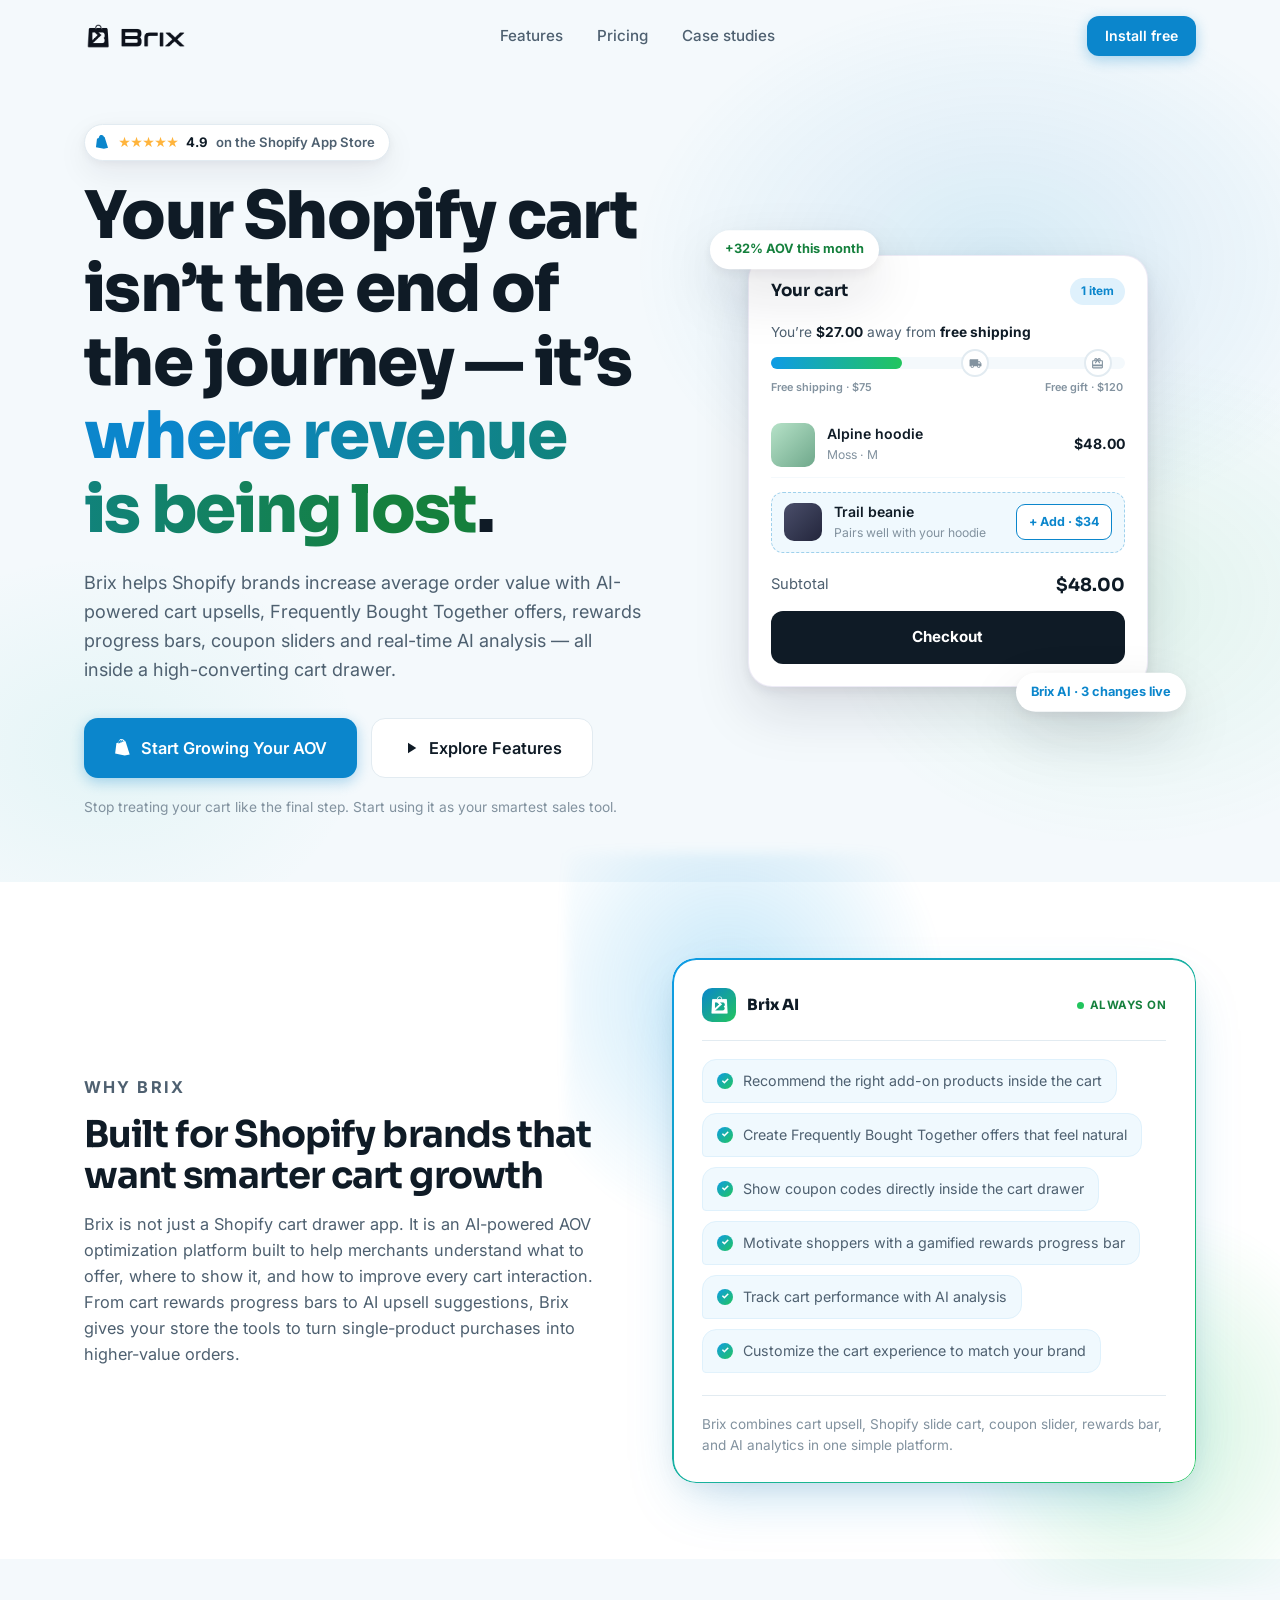
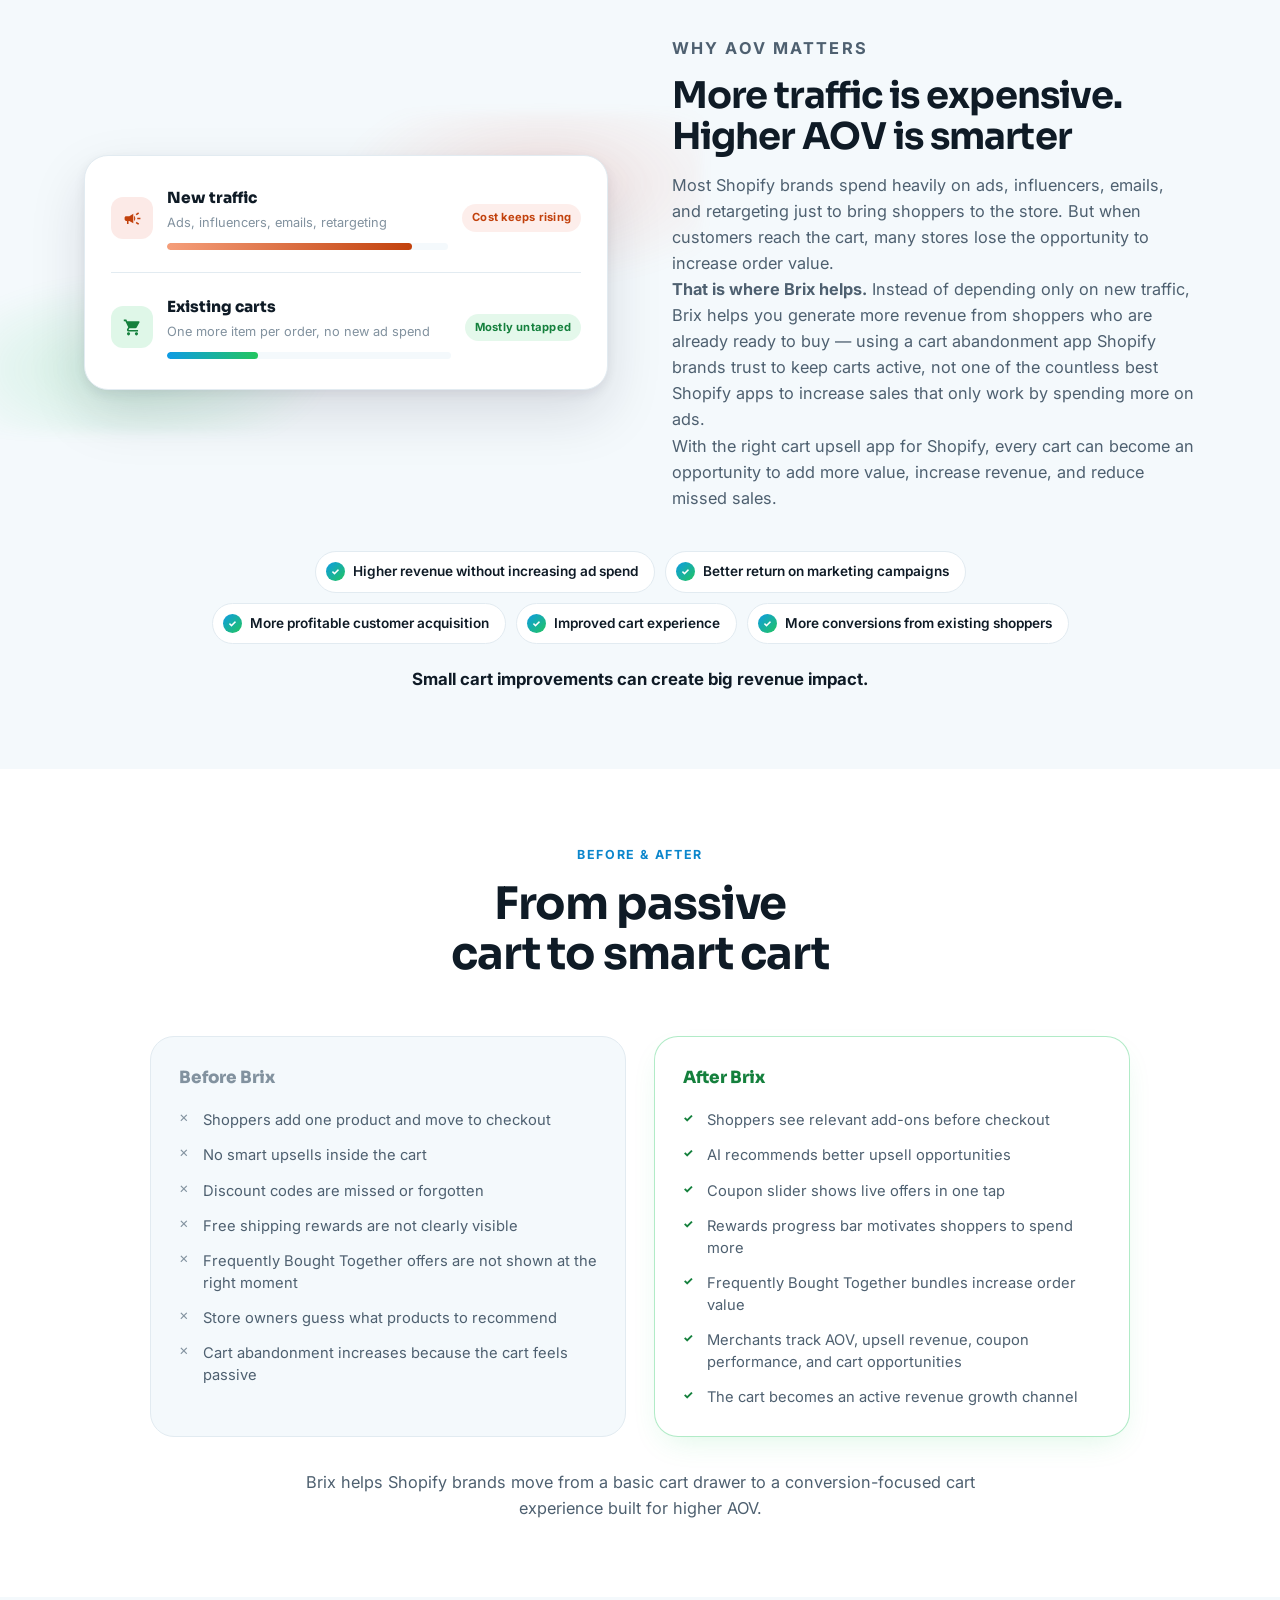
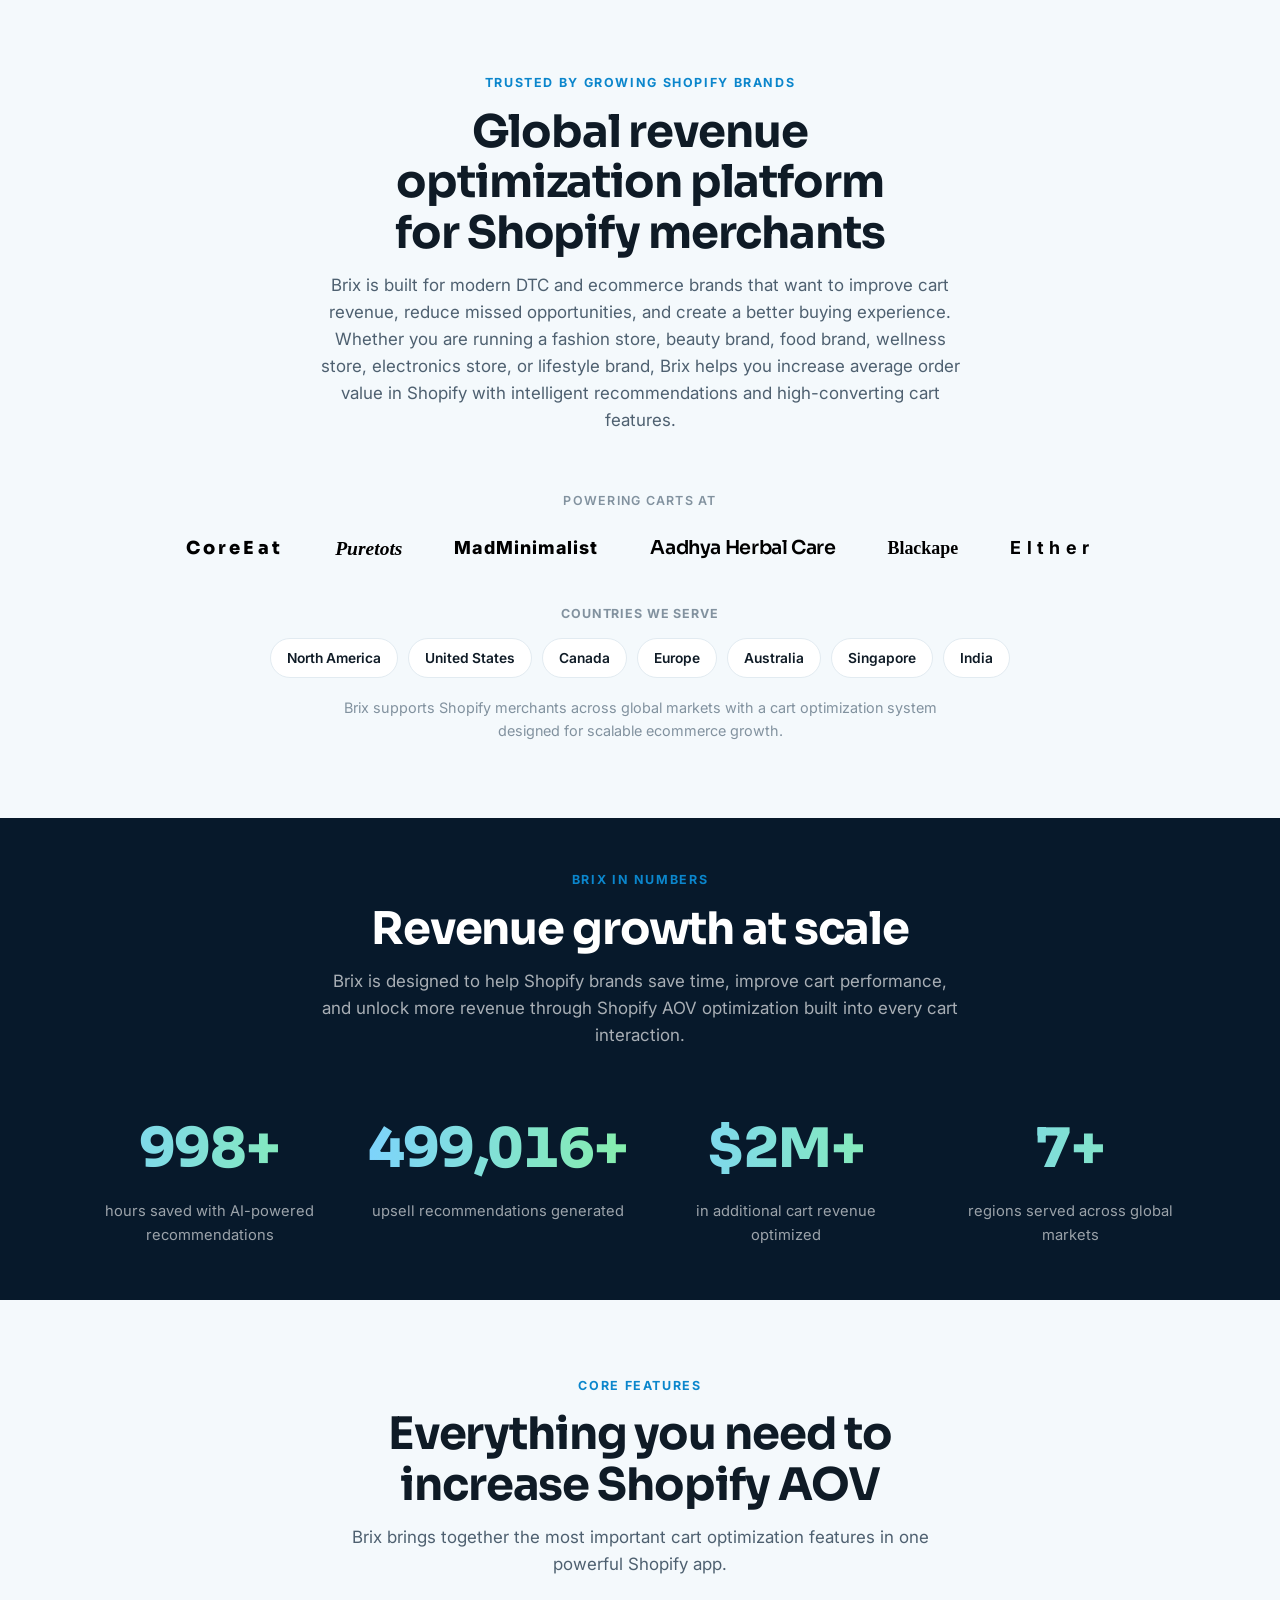
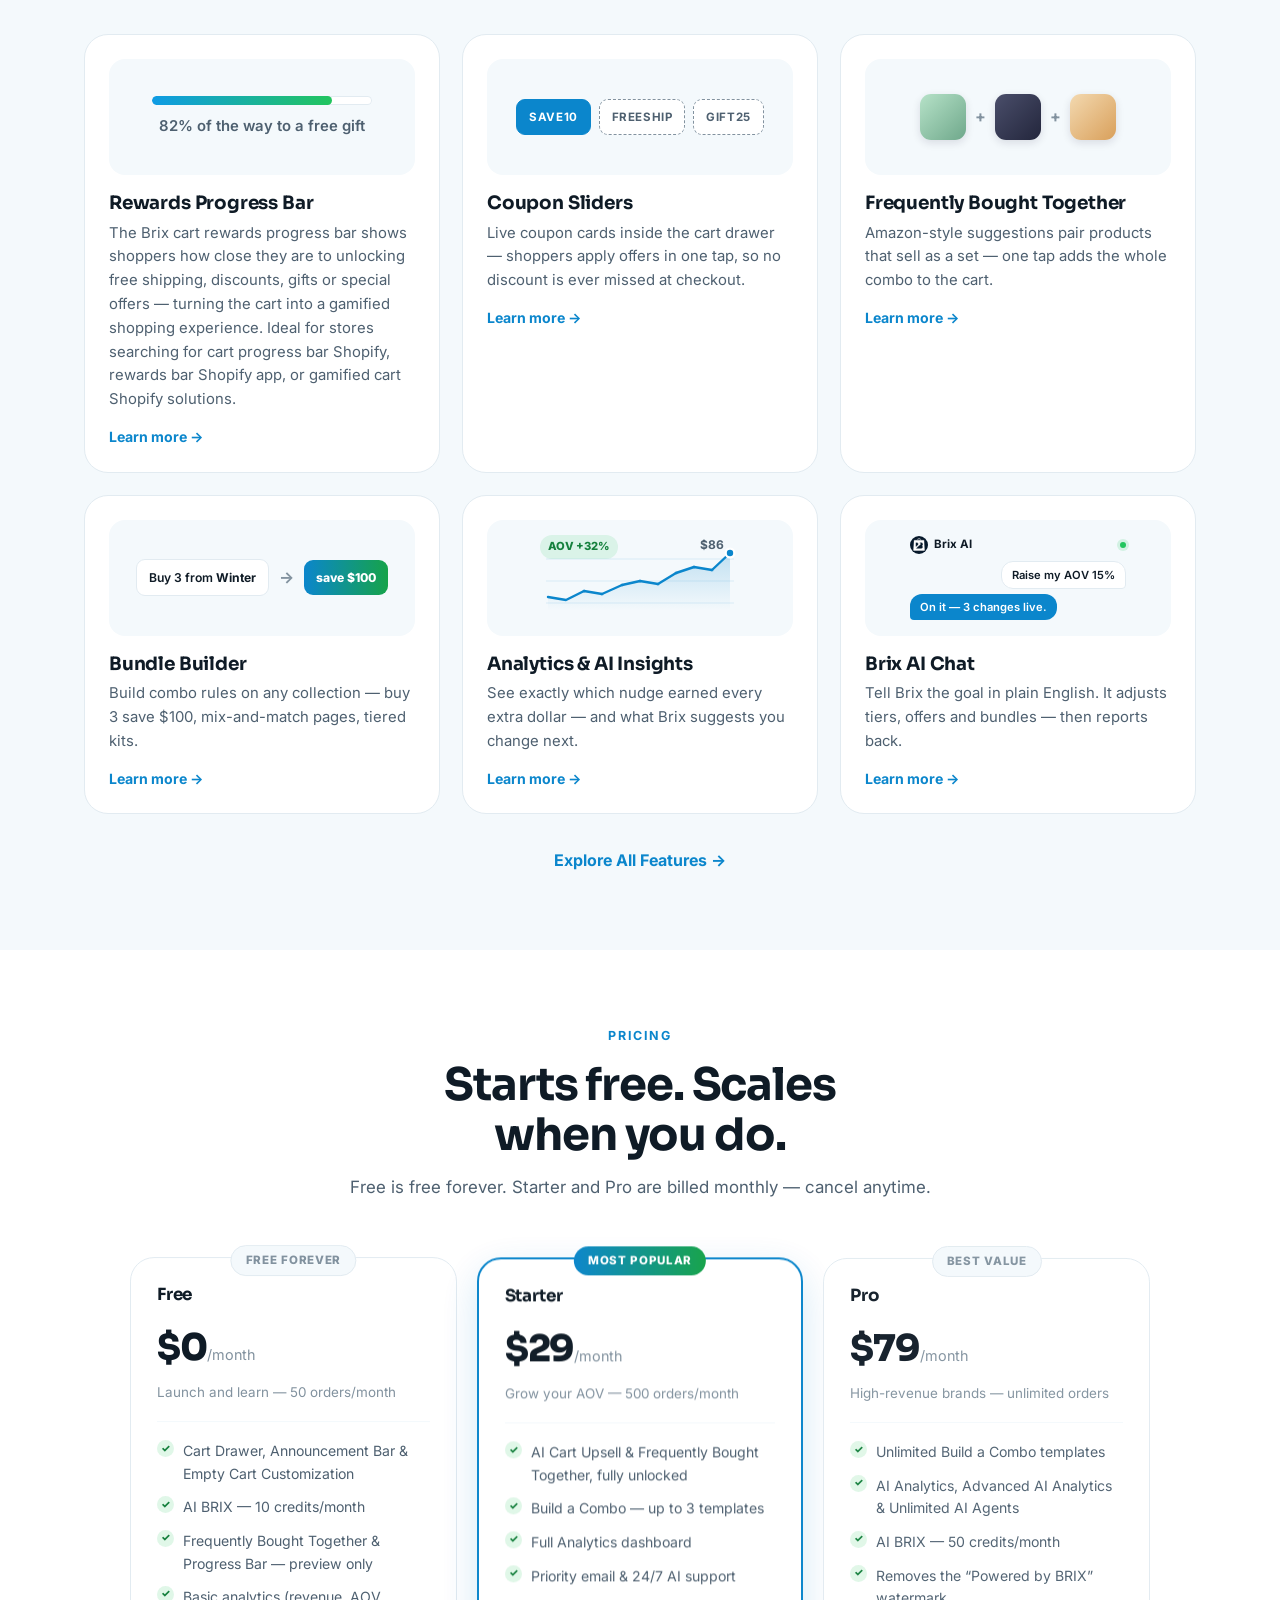
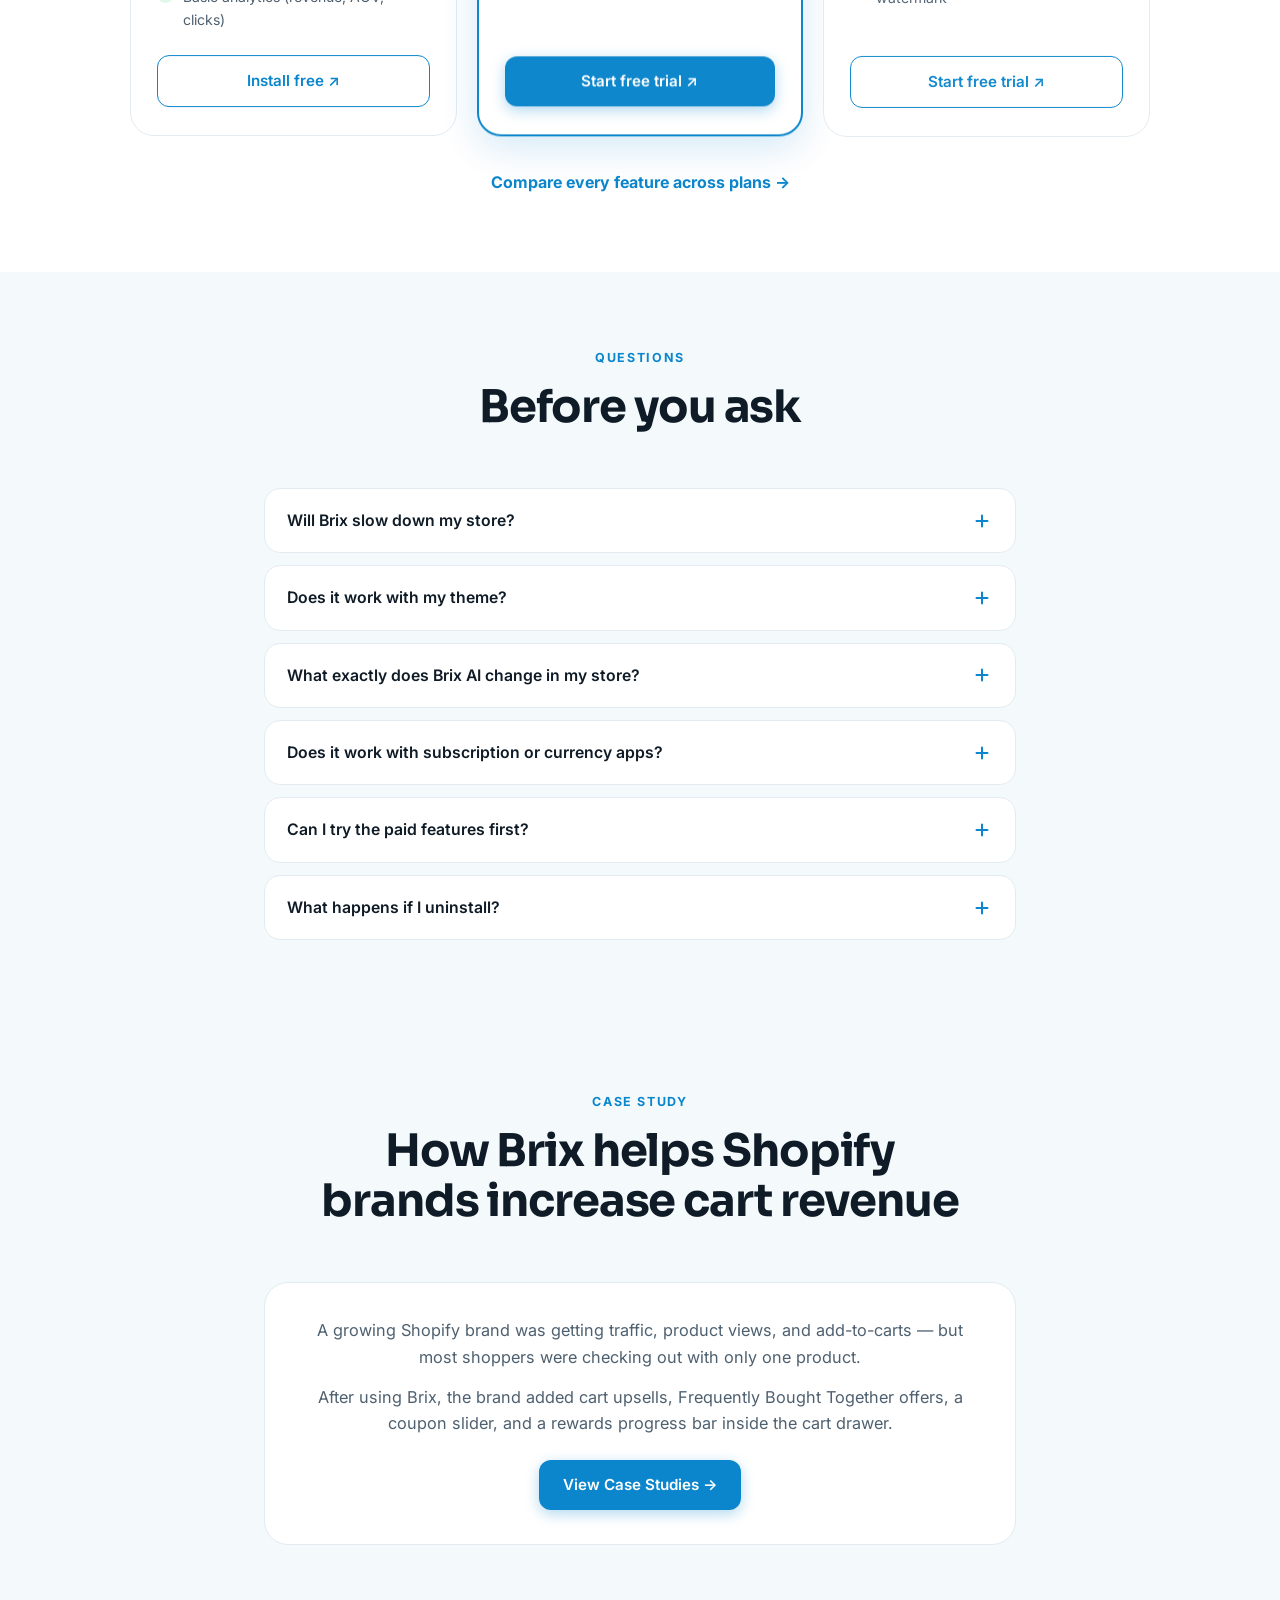
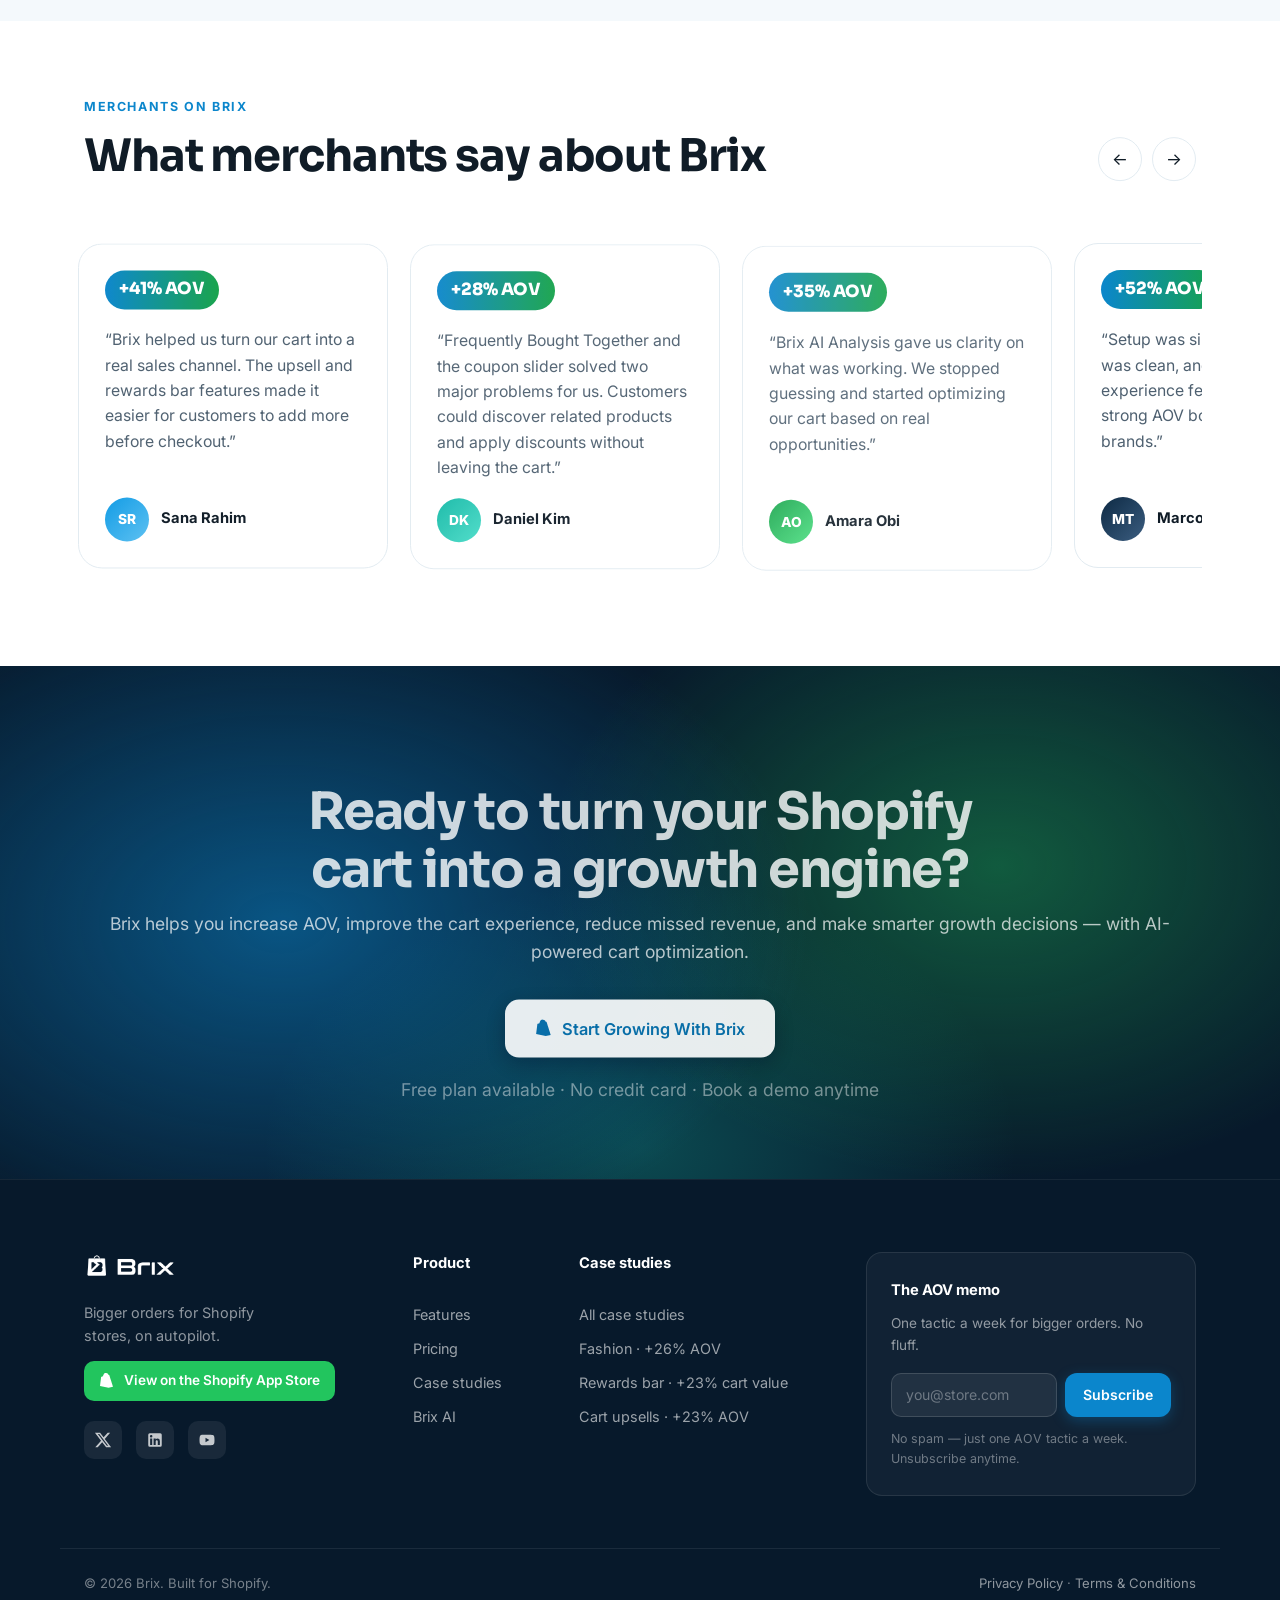
<file: index.html>
<!DOCTYPE html>
<html lang="en">
<head>
  <meta charset="UTF-8">
  <meta name="viewport" content="width=device-width, initial-scale=1.0">
  <title>Brix — AI Cart Upsell &amp; AOV Booster App for Shopify</title>
  <meta name="description" content="Increase Shopify AOV with Brix. Use AI cart upsells, Frequently Bought Together offers, rewards progress bars, coupon sliders and real-time AI analysis to grow cart revenue.">
  <link rel="preconnect" href="https://fonts.googleapis.com">
  <link rel="preconnect" href="https://fonts.gstatic.com" crossorigin>
  <link href="https://fonts.googleapis.com/css2?family=Sora:wght@600;700;800&family=Inter:wght@400;500;600;700&display=swap" rel="stylesheet">
  <link rel="stylesheet" href="css/styles.css?v=17">
  <link rel="icon" type="image/png" href="assets/favicon.png">
</head>
<body>

<header class="nav" id="nav">
  <div class="container nav-in">
    <a class="logo" href="index.html" aria-label="Brix home">
      <img class="logo-img" src="assets/brix-logo-dark.png" alt="Brix">
    </a>
    <nav class="nav-links" aria-label="Main">
      <a href="features.html">Features</a>
      <a href="pricing.html">Pricing</a>
      <a href="case-studies.html">Case studies</a>
    </nav>
    <div class="nav-actions">
      <a class="btn btn-primary btn-sm" href="#install">Install free</a>
      <button class="nav-burger" id="navBurger" aria-label="Open menu" aria-expanded="false" aria-controls="navDrawer">
        <span></span><span></span><span></span>
      </button>
    </div>
  </div>
  <div class="nav-drawer" id="navDrawer">
    <a href="features.html">Features</a>
    <a href="pricing.html">Pricing</a>
    <a href="case-studies.html">Case studies</a>
    <a class="btn btn-primary" href="#install">Install free</a>
  </div>
</header>

<main>

<!-- ============ HERO ============ -->
<section class="hero">
  <div class="hero-glow" aria-hidden="true"></div>
  <div class="container hero-grid">
    <div class="hero-copy">
      <a class="hero-badge reveal" href="#install" style="--d:.02s">
        <svg viewBox="0 0 24 24" width="15" height="15" fill="currentColor" aria-hidden="true"><path d="M15.34 3.03c-.09-.06-.19-.06-.31-.03l-.58.18c-.14-.4-.33-.83-.61-1.26C13.28.98 12.6.5 11.9.5h-.15c-.5-.62-1.13-.9-1.68-.88-1.05.03-2.09.79-2.94 2.13-.6.95-1.05 2.14-1.18 3.06l-2.1.65c-.62.2-.64.22-.72.8L1.5 19.44 14.29 22 21 20.55S15.42 3.09 15.34 3.03z"/></svg>
        <span class="hero-badge-stars">★★★★★</span> <b>4.9</b> on the Shopify App Store
      </a>
      <h1 class="reveal" style="--d:.08s">Your Shopify cart isn’t the end of the journey — it’s <em>where revenue is being lost</em>.</h1>
      <p class="hero-sub reveal" style="--d:.16s">Brix helps Shopify brands increase average order value with AI-powered cart upsells, Frequently Bought Together offers, rewards progress bars, coupon sliders and real-time AI analysis — all inside a high-converting cart drawer.</p>
      <div class="hero-ctas reveal" style="--d:.24s">
        <a class="btn btn-primary btn-lg" href="#install">
          <svg viewBox="0 0 24 24" width="18" height="18" fill="currentColor" aria-hidden="true"><path d="M15.34 3.03c-.09-.06-.19-.06-.31-.03l-.58.18c-.14-.4-.33-.83-.61-1.26C13.28.98 12.6.5 11.9.5h-.15c-.5-.62-1.13-.9-1.68-.88-1.05.03-2.09.79-2.94 2.13-.6.95-1.05 2.14-1.18 3.06l-2.1.65c-.62.2-.64.22-.72.8L1.5 19.44 14.29 22 21 20.55S15.42 3.09 15.34 3.03zM12.7 3.6l-1.6.5c0-.83-.11-1.99-.5-2.99.98.19 1.8 1.53 2.1 2.49zM10.5 4.28l-2.53.79c.24-.94.7-1.87 1.27-2.48.21-.23.51-.48.86-.63.33.7.4 1.69.4 2.32zM9.55 1.14c.28 0 .52.06.72.19-.32.17-.63.41-.92.72-.75.81-1.33 2.07-1.56 3.28l-2.08.64c.41-1.92 2.02-4.78 3.84-4.83z"/></svg>
          Start Growing Your AOV
        </a>
        <a class="btn btn-ghost btn-lg" href="features.html">
          <svg viewBox="0 0 24 24" width="18" height="18" fill="currentColor" aria-hidden="true"><path d="M8 5v14l11-7z"/></svg>
          Explore Features
        </a>
      </div>
      <p class="hero-note reveal" style="--d:.32s">Stop treating your cart like the final step. Start using it as your smartest sales tool.</p>
    </div>

    <!-- Signature: live cart drawer demo -->
    <div class="hero-visual reveal" style="--d:.2s">
      <div class="cart-mock" id="heroCart">
        <div class="cm-head">
          <span class="cm-title">Your cart</span>
          <span class="cm-badge" id="cmCount">1 item</span>
        </div>
        <div class="cm-goal">
          <p class="cm-msg" id="cmMsg">You’re <b>$27.00</b> away from <b>free shipping</b></p>
          <div class="cm-track">
            <div class="cm-fill" id="cmFill" style="width:37%"></div>
            <div class="cm-node" id="nodeShip" style="left:57.7%">
              <svg viewBox="0 0 24 24" width="13" height="13" fill="currentColor" aria-hidden="true"><path d="M20 8h-3V4H3c-1.1 0-2 .9-2 2v11h2c0 1.66 1.34 3 3 3s3-1.34 3-3h6c0 1.66 1.34 3 3 3s3-1.34 3-3h2v-5l-3-4zM6 18.5c-.83 0-1.5-.67-1.5-1.5s.67-1.5 1.5-1.5 1.5.67 1.5 1.5-.67 1.5-1.5 1.5zm13.5-9l1.96 2.5H17V9.5h2.5zm-1.5 9c-.83 0-1.5-.67-1.5-1.5s.67-1.5 1.5-1.5 1.5.67 1.5 1.5-.67 1.5-1.5 1.5z"/></svg>
            </div>
            <div class="cm-node" id="nodeGift" style="left:92.3%">
              <svg viewBox="0 0 24 24" width="13" height="13" fill="currentColor" aria-hidden="true"><path d="M20 6h-2.18c.11-.31.18-.65.18-1 0-1.66-1.34-3-3-3-1.05 0-1.96.54-2.5 1.35l-.5.67-.5-.68C10.96 2.54 10.05 2 9 2 7.34 2 6 3.34 6 5c0 .35.07.69.18 1H4c-1.11 0-1.99.89-1.99 2L2 19c0 1.11.89 2 2 2h16c1.11 0 2-.89 2-2V8c0-1.11-.89-2-2-2zm-5-2c.55 0 1 .45 1 1s-.45 1-1 1-1-.45-1-1 .45-1 1-1zM9 4c.55 0 1 .45 1 1s-.45 1-1 1-1-.45-1-1 .45-1 1-1zm11 15H4v-2h16v2zm0-5H4V8h5.08L7 10.83 8.62 12 11 8.76l1-1.36 1 1.36L15.38 12 17 10.83 14.92 8H20v6z"/></svg>
            </div>
          </div>
          <div class="cm-tiers">
            <span>Free shipping · $75</span>
            <span>Free gift · $120</span>
          </div>
        </div>
        <ul class="cm-items" id="cmItems">
          <li class="cm-item is-in">
            <span class="cm-thumb th-a" aria-hidden="true"></span>
            <span class="cm-item-info"><b>Alpine hoodie</b><small>Moss · M</small></span>
            <span class="cm-price">$48.00</span>
          </li>
          <li class="cm-item" id="item2">
            <span class="cm-thumb th-b" aria-hidden="true"></span>
            <span class="cm-item-info"><b>Trail beanie</b><small>Charcoal</small></span>
            <span class="cm-price">$34.00</span>
          </li>
          <li class="cm-item" id="item3">
            <span class="cm-thumb th-c" aria-hidden="true"></span>
            <span class="cm-item-info"><b>Camp mug set</b><small>Set of 2</small></span>
            <span class="cm-price">$42.00</span>
          </li>
          <li class="cm-item cm-item-gift" id="itemGift">
            <span class="cm-thumb th-gift" aria-hidden="true"><svg viewBox="0 0 24 24" width="20" height="20" fill="#2E7D53"><path d="M20 6h-2.18c.11-.31.18-.65.18-1 0-1.66-1.34-3-3-3-1.05 0-1.96.54-2.5 1.35l-.5.67-.5-.68C10.96 2.54 10.05 2 9 2 7.34 2 6 3.34 6 5c0 .35.07.69.18 1H4c-1.11 0-1.99.89-1.99 2L2 19c0 1.11.89 2 2 2h16c1.11 0 2-.89 2-2V8c0-1.11-.89-2-2-2zm-5-2c.55 0 1 .45 1 1s-.45 1-1 1-1-.45-1-1 .45-1 1-1zM9 4c.55 0 1 .45 1 1s-.45 1-1 1-1-.45-1-1 .45-1 1-1zm11 15H4v-2h16v2zm0-5H4V8h5.08L7 10.83 8.62 12 11 8.76l1-1.36 1 1.36L15.38 12 17 10.83 14.92 8H20v6z"/></svg></span>
            <span class="cm-item-info"><b>Sherpa socks</b><small>Your free gift</small></span>
            <span class="cm-price cm-price-free">FREE</span>
          </li>
        </ul>
        <div class="cm-upsell" id="cmUpsell">
          <span class="cm-thumb th-b" aria-hidden="true"></span>
          <span class="cm-item-info"><b>Trail beanie</b><small>Pairs well with your hoodie</small></span>
          <button class="cm-add" id="cmAdd" tabindex="-1">+ Add · $34</button>
        </div>
        <div class="cm-foot">
          <span>Subtotal</span>
          <b id="cmTotal">$48.00</b>
        </div>
        <button class="cm-checkout" tabindex="-1">Checkout</button>
        <canvas class="confetti-canvas" id="cmConfetti" aria-hidden="true"></canvas>
      </div>
      <div class="hero-chip hero-chip-1" aria-hidden="true">+32% AOV this month</div>
      <div class="hero-chip hero-chip-2" aria-hidden="true">Brix AI · 3 changes live</div>
    </div>
  </div>
</section>

<!-- ============ WHY BRIX ============ -->
<section class="section" id="why-brix">
  <div class="container f-grid">
    <div class="f-copy">
      <p class="eyebrow reveal">Why Brix</p>
      <h2 class="reveal">Built for Shopify brands that want smarter cart growth</h2>
      <p class="reveal">Brix is not just a Shopify cart drawer app. It is an AI-powered AOV optimization platform built to help merchants understand what to offer, where to show it, and how to improve every cart interaction.</p>
      <p class="reveal" style="--d:.06s">From cart rewards progress bars to AI upsell suggestions, Brix gives your store the tools to turn single-product purchases into higher-value orders.</p>
    </div>
    <div class="wb-visual">
      <div class="wb-glow" aria-hidden="true"></div>
      <div class="wb-panel reveal" style="--d:.1s" id="wbPanel">
        <div class="wb-head">
          <span class="wb-ava"><img src="assets/brix-mark-light.png" alt=""></span>
          <span class="wb-head-name">Brix AI</span>
          <span class="wb-live"><span class="wb-live-dot" aria-hidden="true"></span>Always on</span>
        </div>
        <div class="wb-thread" id="wbThread">
          <div class="wb-typing" id="wbTyping"><span></span><span></span><span></span></div>
          <div class="wb-bubble"><span class="wb-check" aria-hidden="true">✓</span>Recommend the right add-on products inside the cart</div>
          <div class="wb-bubble"><span class="wb-check" aria-hidden="true">✓</span>Create Frequently Bought Together offers that feel natural</div>
          <div class="wb-bubble"><span class="wb-check" aria-hidden="true">✓</span>Show coupon codes directly inside the cart drawer</div>
          <div class="wb-bubble"><span class="wb-check" aria-hidden="true">✓</span>Motivate shoppers with a gamified rewards progress bar</div>
          <div class="wb-bubble"><span class="wb-check" aria-hidden="true">✓</span>Track cart performance with AI analysis</div>
          <div class="wb-bubble"><span class="wb-check" aria-hidden="true">✓</span>Customize the cart experience to match your brand</div>
        </div>
        <p class="wb-panel-note">Brix combines cart upsell, Shopify slide cart, coupon slider, rewards bar, and AI analytics in one simple platform.</p>
      </div>
    </div>
  </div>
</section>

<!-- ============ WHY AOV MATTERS ============ -->
<section class="section section-soft" id="why-aov">
  <div class="container">
    <div class="f-grid f-grid-flip waov-grid">
      <div class="f-copy">
        <p class="eyebrow reveal">Why AOV matters</p>
        <h2 class="reveal">More traffic is expensive.<br>Higher AOV is smarter</h2>
        <p class="reveal" style="--d:.04s">Most Shopify brands spend heavily on ads, influencers, emails, and retargeting just to bring shoppers to the store. But when customers reach the cart, many stores lose the opportunity to increase order value.</p>
        <p class="reveal" style="--d:.08s"><b>That is where Brix helps.</b> Instead of depending only on new traffic, Brix helps you generate more revenue from shoppers who are already ready to buy — using a cart abandonment app Shopify brands trust to keep carts active, not one of the countless best Shopify apps to increase sales that only work by spending more on ads.</p>
        <p class="reveal" style="--d:.12s">With the right cart upsell app for Shopify, every cart can become an opportunity to add more value, increase revenue, and reduce missed sales.</p>
      </div>
      <div class="waov-visual">
        <div class="waov-glow" aria-hidden="true"></div>
        <div class="waov-card reveal" style="--d:.1s" id="waovCard">
          <div class="waov-row waov-row-cost">
            <span class="waov-ic" aria-hidden="true">
              <svg viewBox="0 0 24 24" width="19" height="19" fill="currentColor"><path d="M18 11v2h4v-2h-4zm-2 6.61c.96.71 2.21 1.65 3.2 2.39.4-.53.8-1.07 1.2-1.6-.99-.74-2.24-1.68-3.2-2.4-.4.54-.8 1.08-1.2 1.61zM20.4 5.6c-.4-.53-.8-1.07-1.2-1.6-.99.74-2.24 1.68-3.2 2.4.4.53.8 1.07 1.2 1.6.96-.72 2.21-1.65 3.2-2.4zM4 9c-1.1 0-2 .9-2 2v2c0 1.1.9 2 2 2h1v4h2v-4h1l5 3V6L8 9H4zm11.5 3c0-1.33-.58-2.53-1.5-3.35v6.69c.92-.81 1.5-2.01 1.5-3.34z"/></svg>
            </span>
            <div class="waov-row-body">
              <p class="waov-row-label">New traffic</p>
              <p class="waov-row-sub">Ads, influencers, emails, retargeting</p>
              <div class="waov-meter"><div class="waov-meter-fill" style="width:87%"></div></div>
            </div>
            <span class="waov-row-tag">Cost keeps rising</span>
          </div>
          <div class="waov-row waov-row-aov">
            <span class="waov-ic" aria-hidden="true">
              <svg viewBox="0 0 24 24" width="19" height="19" fill="currentColor"><path d="M7 18c-1.1 0-1.99.9-1.99 2S5.9 22 7 22s2-.9 2-2-.9-2-2-2zM1 2v2h2l3.6 7.59-1.35 2.45c-.16.28-.25.61-.25.96 0 1.1.9 2 2 2h12v-2H7.42c-.14 0-.25-.11-.25-.25l.03-.12L8.1 13h7.45c.75 0 1.41-.41 1.75-1.03l3.58-6.49c.08-.14.12-.31.12-.48 0-.55-.45-1-1-1H5.21l-.94-2H1zm16 16c-1.1 0-1.99.9-1.99 2s.89 2 1.99 2 2-.9 2-2-.9-2-2-2z"/></svg>
            </span>
            <div class="waov-row-body">
              <p class="waov-row-label">Existing carts</p>
              <p class="waov-row-sub">One more item per order, no new ad spend</p>
              <div class="waov-meter"><div class="waov-meter-fill" style="width:32%"></div></div>
            </div>
            <span class="waov-row-tag waov-row-tag-good">Mostly untapped</span>
          </div>
        </div>
      </div>
    </div>
    <div class="waov-chips" id="waovChips">
      <span class="waov-chip"><span class="waov-chip-ic" aria-hidden="true">✓</span>Higher revenue without increasing ad spend</span>
      <span class="waov-chip"><span class="waov-chip-ic" aria-hidden="true">✓</span>Better return on marketing campaigns</span>
      <span class="waov-chip"><span class="waov-chip-ic" aria-hidden="true">✓</span>More profitable customer acquisition</span>
      <span class="waov-chip"><span class="waov-chip-ic" aria-hidden="true">✓</span>Improved cart experience</span>
      <span class="waov-chip"><span class="waov-chip-ic" aria-hidden="true">✓</span>More conversions from existing shoppers</span>
    </div>
    <p class="waov-note reveal" style="--d:.06s">Small cart improvements can create big revenue impact.</p>
  </div>
</section>

<!-- ============ BEFORE / AFTER ============ -->
<section class="section" id="before-after">
  <div class="container">
    <div class="section-head reveal">
      <p class="eyebrow">Before &amp; after</p>
      <h2>From passive cart to smart cart</h2>
    </div>
    <div class="ba-grid">
      <div class="ba-col ba-before reveal">
        <p class="ba-h">Before Brix</p>
        <ul class="ba-list">
          <li>Shoppers add one product and move to checkout</li>
          <li>No smart upsells inside the cart</li>
          <li>Discount codes are missed or forgotten</li>
          <li>Free shipping rewards are not clearly visible</li>
          <li>Frequently Bought Together offers are not shown at the right moment</li>
          <li>Store owners guess what products to recommend</li>
          <li>Cart abandonment increases because the cart feels passive</li>
        </ul>
      </div>
      <div class="ba-col ba-after reveal" style="--d:.08s">
        <p class="ba-h">After Brix</p>
        <ul class="ba-list">
          <li>Shoppers see relevant add-ons before checkout</li>
          <li>AI recommends better upsell opportunities</li>
          <li>Coupon slider shows live offers in one tap</li>
          <li>Rewards progress bar motivates shoppers to spend more</li>
          <li>Frequently Bought Together bundles increase order value</li>
          <li>Merchants track AOV, upsell revenue, coupon performance, and cart opportunities</li>
          <li>The cart becomes an active revenue growth channel</li>
        </ul>
      </div>
    </div>
    <p class="ba-final reveal" style="--d:.12s">Brix helps Shopify brands move from a basic cart drawer to a conversion-focused cart experience built for higher AOV.</p>
  </div>
</section>

<!-- ============ TRUSTED BY / COUNTRIES ============ -->
<section class="section section-soft" id="trusted-by">
  <div class="container">
    <div class="section-head reveal">
      <p class="eyebrow">Trusted by growing Shopify brands</p>
      <h2>Global revenue optimization platform for Shopify merchants</h2>
      <p class="section-sub">Brix is built for modern DTC and ecommerce brands that want to improve cart revenue, reduce missed opportunities, and create a better buying experience. Whether you are running a fashion store, beauty brand, food brand, wellness store, electronics store, or lifestyle brand, Brix helps you increase average order value in Shopify with intelligent recommendations and high-converting cart features.</p>
    </div>
    <p class="logos-label reveal" style="--d:.04s">Powering carts at</p>
    <div class="logos-row reveal" style="--d:.06s" aria-label="Customer stores">
      <span class="wordmark wm-1">CoreEat</span>
      <span class="wordmark wm-2">Puretots</span>
      <span class="wordmark wm-3">MadMinimalist</span>
      <span class="wordmark wm-4">Aadhya&nbsp;Herbal&nbsp;Care</span>
      <span class="wordmark wm-5">Blackape</span>
      <span class="wordmark wm-6">Elther</span>
    </div>
    <div class="countries reveal" style="--d:.1s">
      <p class="countries-label">Countries we serve</p>
      <div class="countries-row">
        <span class="country-chip">North America</span>
        <span class="country-chip">United States</span>
        <span class="country-chip">Canada</span>
        <span class="country-chip">Europe</span>
        <span class="country-chip">Australia</span>
        <span class="country-chip">Singapore</span>
        <span class="country-chip">India</span>
      </div>
      <p class="countries-note">Brix supports Shopify merchants across global markets with a cart optimization system designed for scalable ecommerce growth.</p>
    </div>
  </div>
</section>

<!-- ============ STATS BAND / BRIX IN NUMBERS ============ -->
<section class="stats-band">
  <div class="container">
    <div class="section-head reveal">
      <p class="eyebrow">Brix in numbers</p>
      <h2>Revenue growth at scale</h2>
      <p class="section-sub">Brix is designed to help Shopify brands save time, improve cart performance, and unlock more revenue through Shopify AOV optimization built into every cart interaction.</p>
    </div>
    <div class="stats-row stats-row-4">
      <div class="stat reveal">
        <b><span data-count="1000" data-suffix="+">0</span></b>
        <small>hours saved with AI-powered recommendations</small>
      </div>
      <div class="stat reveal" style="--d:.08s">
        <b><span data-count="500000" data-suffix="+">0</span></b>
        <small>upsell recommendations generated</small>
      </div>
      <div class="stat reveal" style="--d:.12s">
        <b><span data-count="2" data-prefix="$" data-suffix="M+">0</span></b>
        <small>in additional cart revenue optimized</small>
      </div>
      <div class="stat reveal" style="--d:.16s">
        <b><span data-count="7" data-suffix="+">0</span></b>
        <small>regions served across global markets</small>
      </div>
    </div>
  </div>
</section>

<!-- ============ FEATURE GRID ============ -->
<section class="section section-soft" id="features">
  <div class="container">
    <div class="section-head reveal">
      <p class="eyebrow">Core features</p>
      <h2>Everything you need to increase Shopify AOV</h2>
      <p class="section-sub">Brix brings together the most important cart optimization features in one powerful Shopify app.</p>
    </div>
    <div class="feature-grid">

      <a class="feature-card reveal" href="features.html#cart-editor">
        <div class="fc-visual">
          <div class="mini-cart">
            <div class="mini-track"><div class="mini-fill" style="width:82%"></div></div>
            <p class="mini-msg">82% of the way to a free gift</p>
          </div>
        </div>
        <h3>Rewards Progress Bar</h3>
        <p>The Brix cart rewards progress bar shows shoppers how close they are to unlocking free shipping, discounts, gifts or special offers — turning the cart into a gamified shopping experience. Ideal for stores searching for cart progress bar Shopify, rewards bar Shopify app, or gamified cart Shopify solutions.</p>
        <span class="fc-link">Learn more →</span>
      </a>

      <a class="feature-card reveal" style="--d:.06s" href="features.html#coupon-slider">
        <div class="fc-visual">
          <div class="mini-coupons">
            <span class="mini-coupon mc-active">SAVE10</span>
            <span class="mini-coupon">FREESHIP</span>
            <span class="mini-coupon">GIFT25</span>
          </div>
        </div>
        <h3>Coupon Sliders</h3>
        <p>Live coupon cards inside the cart drawer — shoppers apply offers in one tap, so no discount is ever missed at checkout.</p>
        <span class="fc-link">Learn more →</span>
      </a>

      <a class="feature-card reveal" style="--d:.12s" href="features.html#fbt">
        <div class="fc-visual">
          <div class="mini-fbt">
            <span class="mini-prod th-a"></span><i>+</i>
            <span class="mini-prod th-b"></span><i>+</i>
            <span class="mini-prod th-c"></span>
          </div>
        </div>
        <h3>Frequently Bought Together</h3>
        <p>Amazon-style suggestions pair products that sell as a set — one tap adds the whole combo to the cart.</p>
        <span class="fc-link">Learn more →</span>
      </a>

      <a class="feature-card reveal" style="--d:.06s" href="features.html#bundles">
        <div class="fc-visual">
          <div class="mini-bundle">
            <span class="mini-rule">Buy 3 from <b>Winter</b></span>
            <span class="mini-arrow">→</span>
            <span class="mini-save">save $100</span>
          </div>
        </div>
        <h3>Bundle Builder</h3>
        <p>Build combo rules on any collection — buy 3 save $100, mix-and-match pages, tiered kits.</p>
        <span class="fc-link">Learn more →</span>
      </a>

      <a class="feature-card reveal" style="--d:.12s" href="features.html#analytics">
        <div class="fc-visual">
          <div class="mini-chart">
            <svg viewBox="0 0 200 82" aria-hidden="true">
              <defs>
                <linearGradient id="fcAov" x1="0" y1="0" x2="0" y2="1">
                  <stop offset="0%" stop-color="#0B86CC" stop-opacity=".22"/>
                  <stop offset="100%" stop-color="#0B86CC" stop-opacity="0"/>
                </linearGradient>
              </defs>
              <g stroke="rgba(11,134,204,.12)" stroke-width="1">
                <line x1="6" y1="22" x2="194" y2="22"/>
                <line x1="6" y1="44" x2="194" y2="44"/>
                <line x1="6" y1="66" x2="194" y2="66"/>
              </g>
              <path d="M8 60 L26 63 L44 54 L62 57 L82 48 L100 44 L118 47 L136 36 L154 30 L172 33 L190 16 L190 74 L8 74 Z" fill="url(#fcAov)"/>
              <path d="M8 60 L26 63 L44 54 L62 57 L82 48 L100 44 L118 47 L136 36 L154 30 L172 33 L190 16" fill="none" stroke="#0B86CC" stroke-width="2.4" stroke-linecap="round" stroke-linejoin="round"/>
              <g fill="#0B86CC" opacity=".5">
                <circle cx="44" cy="54" r="1.6"/>
                <circle cx="62" cy="57" r="1.6"/>
                <circle cx="82" cy="48" r="1.6"/>
                <circle cx="100" cy="44" r="1.6"/>
                <circle cx="118" cy="47" r="1.6"/>
                <circle cx="136" cy="36" r="1.6"/>
                <circle cx="154" cy="30" r="1.6"/>
                <circle cx="172" cy="33" r="1.6"/>
              </g>
              <circle cx="190" cy="16" r="5.5" fill="#fff"/>
              <circle cx="190" cy="16" r="3.2" fill="#0B86CC"/>
              <text class="mini-area-end" x="184" y="12" text-anchor="end">$86</text>
            </svg>
            <span class="mini-stat">AOV +32%</span>
          </div>
        </div>
        <h3>Analytics &amp; AI Insights</h3>
        <p>See exactly which nudge earned every extra dollar — and what Brix suggests you change next.</p>
        <span class="fc-link">Learn more →</span>
      </a>

      <a class="feature-card reveal" href="features.html#ai-chat">
        <div class="fc-visual">
          <div class="mini-chat">
            <div class="mc-head">
              <span class="mc-ava"><img src="assets/brix-mark-light.png" alt=""></span>
              <span class="mc-name">Brix AI</span>
              <span class="mc-dot" aria-hidden="true"></span>
            </div>
            <span class="mini-bubble mb-user">Raise my AOV 15%</span>
            <span class="mini-bubble mb-ai">On it — 3 changes live.</span>
          </div>
        </div>
        <h3>Brix AI Chat</h3>
        <p>Tell Brix the goal in plain English. It adjusts tiers, offers and bundles — then reports back.</p>
        <span class="fc-link">Learn more →</span>
      </a>

    </div>
    <p class="section-more reveal" style="--d:.1s"><a href="features.html">Explore All Features →</a></p>
  </div>
</section>

<!-- ============ PRICING ============ -->
<section class="section" id="pricing">
  <div class="container">
    <div class="section-head reveal">
      <p class="eyebrow">Pricing</p>
      <h2>Starts free. Scales when you do.</h2>
      <p class="section-sub">Free is free forever. Starter and Pro are billed monthly — cancel anytime.</p>
    </div>
    <div class="price-grid">
      <div class="price-card reveal">
        <span class="price-flag price-flag-ghost">Free forever</span>
        <h3>Free</h3>
        <p class="price"><b>$0</b><span>/month</span></p>
        <p class="price-note">Launch and learn — 50 orders/month</p>
        <ul class="price-list">
          <li>Cart Drawer, Announcement Bar &amp; Empty Cart Customization</li>
          <li>AI BRIX — 10 credits/month</li>
          <li>Frequently Bought Together &amp; Progress Bar — preview only</li>
          <li>Basic analytics (revenue, AOV, clicks)</li>
        </ul>
        <a class="btn btn-outline price-cta" href="#install">Install free ↗</a>
      </div>
      <div class="price-card price-card-hot reveal" style="--d:.06s">
        <span class="price-flag">Most popular</span>
        <h3>Starter</h3>
        <p class="price"><b>$29</b><span>/month</span></p>
        <p class="price-note">Grow your AOV — 500 orders/month</p>
        <ul class="price-list">
          <li>AI Cart Upsell &amp; Frequently Bought Together, fully unlocked</li>
          <li>Build a Combo — up to 3 templates</li>
          <li>Full Analytics dashboard</li>
          <li>Priority email &amp; 24/7 AI support</li>
        </ul>
        <a class="btn btn-primary price-cta" href="#install">Start free trial ↗</a>
      </div>
      <div class="price-card reveal" style="--d:.12s">
        <span class="price-flag price-flag-ghost">Best value</span>
        <h3>Pro</h3>
        <p class="price"><b>$79</b><span>/month</span></p>
        <p class="price-note">High-revenue brands — unlimited orders</p>
        <ul class="price-list">
          <li>Unlimited Build a Combo templates</li>
          <li>AI Analytics, Advanced AI Analytics &amp; Unlimited AI Agents</li>
          <li>AI BRIX — 50 credits/month</li>
          <li>Removes the “Powered by BRIX” watermark</li>
        </ul>
        <a class="btn btn-outline price-cta" href="#install">Start free trial ↗</a>
      </div>
    </div>
    <p class="price-compare reveal"><a href="pricing.html">Compare every feature across plans →</a></p>
  </div>
</section>

<!-- ============ FAQ ============ -->
<section class="section section-soft" id="faq">
  <div class="container container-narrow">
    <div class="section-head reveal">
      <p class="eyebrow">Questions</p>
      <h2>Before you ask</h2>
    </div>
    <div class="faq-list reveal" style="--d:.08s">
      <details class="faq-item">
        <summary>Will Brix slow down my store?<span class="faq-ic"></span></summary>
        <p>No. Brix loads asynchronously after your page renders and weighs less than a single product image (~28&nbsp;KB). It has no effect on your Core Web Vitals scores.</p>
      </details>
      <details class="faq-item">
        <summary>Does it work with my theme?<span class="faq-ic"></span></summary>
        <p>Brix works with every Online Store 2.0 theme out of the box, and matches your fonts and colors automatically. For heavily customized themes, our support team does free setup.</p>
      </details>
      <details class="faq-item">
        <summary>What exactly does Brix AI change in my store?<span class="faq-ic"></span></summary>
        <p>Only the things you’ve given it: reward tier amounts, which offers are active, and which products appear in upsells and bundles. Every change is logged, and you can undo any of them with one click.</p>
      </details>
      <details class="faq-item">
        <summary>Does it work with subscription or currency apps?<span class="faq-ic"></span></summary>
        <p>Yes. Brix supports Shopify Markets, multi-currency, and plays nicely with major subscription apps. Reward tiers convert to the shopper’s local currency automatically.</p>
      </details>
      <details class="faq-item">
        <summary>Can I try the paid features first?<span class="faq-ic"></span></summary>
        <p>Starter and Pro both start with a 14-day free trial — billed monthly through Shopify afterwards, cancel anytime. Free is free forever, no trial needed.</p>
      </details>
      <details class="faq-item">
        <summary>What happens if I uninstall?<span class="faq-ic"></span></summary>
        <p>Brix removes itself cleanly — no leftover code in your theme. Your discounts and analytics export before you go, and your store is exactly as it was.</p>
      </details>
    </div>
  </div>
</section>

<!-- ============ CASE STUDY (HOME TEASER) ============ -->
<section class="section section-soft" id="case-study-home">
  <div class="container container-narrow">
    <div class="section-head reveal">
      <p class="eyebrow">Case study</p>
      <h2>How Brix helps Shopify brands increase cart revenue</h2>
    </div>
    <div class="cs-teaser" id="csTeaser">
      <p>A growing Shopify brand was getting traffic, product views, and add-to-carts — but most shoppers were checking out with only one product.</p>
      <p>After using Brix, the brand added cart upsells, Frequently Bought Together offers, a coupon slider, and a rewards progress bar inside the cart drawer.</p>
      <a class="btn btn-primary cs-teaser-cta" href="case-studies.html">View Case Studies →</a>
    </div>
  </div>
</section>

<!-- ============ TESTIMONIALS ============ -->
<section class="section" id="testimonials">
  <div class="container">
    <div class="section-head section-head-row reveal">
      <div>
        <p class="eyebrow">Merchants on Brix</p>
        <h2>What merchants say about Brix</h2>
      </div>
      <div class="carousel-nav">
        <button class="car-btn" id="carPrev" aria-label="Previous testimonials">←</button>
        <button class="car-btn" id="carNext" aria-label="Next testimonials">→</button>
      </div>
    </div>
    <div class="carousel" id="carousel">
      <figure class="t-card reveal">
        <span class="t-lift">+41% AOV</span>
        <blockquote>“Brix helped us turn our cart into a real sales channel. The upsell and rewards bar features made it easier for customers to add more before checkout.”</blockquote>
        <figcaption><span class="t-avatar av-1">SR</span><span><b>Sana Rahim</b></span></figcaption>
      </figure>
      <figure class="t-card reveal" style="--d:.06s">
        <span class="t-lift">+28% AOV</span>
        <blockquote>“Frequently Bought Together and the coupon slider solved two major problems for us. Customers could discover related products and apply discounts without leaving the cart.”</blockquote>
        <figcaption><span class="t-avatar av-2">DK</span><span><b>Daniel Kim</b></span></figcaption>
      </figure>
      <figure class="t-card reveal" style="--d:.12s">
        <span class="t-lift">+35% AOV</span>
        <blockquote>“Brix AI Analysis gave us clarity on what was working. We stopped guessing and started optimizing our cart based on real opportunities.”</blockquote>
        <figcaption><span class="t-avatar av-3">AO</span><span><b>Amara Obi</b></span></figcaption>
      </figure>
      <figure class="t-card">
        <span class="t-lift">+52% AOV</span>
        <blockquote>“Setup was simple, customization was clean, and the cart experience felt premium. Brix is a strong AOV booster for Shopify brands.”</blockquote>
        <figcaption><span class="t-avatar av-4">MT</span><span><b>Marco Tan</b></span></figcaption>
      </figure>
      <figure class="t-card">
        <span class="t-lift">+23% AOV</span>
        <blockquote>“The insight cards are like having a CRO consultant on retainer, except it costs $29 a month.”</blockquote>
        <figcaption><span class="t-avatar av-5">LP</span><span><b>Lena Petrov</b></span></figcaption>
      </figure>
    </div>
  </div>
</section>

<!-- ============ FINAL CTA ============ -->
<section class="cta-final" id="install">
  <div class="cta-gradient" aria-hidden="true"></div>
  <div class="container cta-in">
    <h2 class="reveal">Ready to turn your Shopify cart into a growth engine?</h2>
    <p class="reveal" style="--d:.08s">Brix helps you increase AOV, improve the cart experience, reduce missed revenue, and make smarter growth decisions — with AI-powered cart optimization.</p>
    <a class="btn btn-white btn-lg reveal" style="--d:.16s" href="#" id="ctaInstall">
      <svg viewBox="0 0 24 24" width="18" height="18" fill="currentColor" aria-hidden="true"><path d="M15.34 3.03c-.09-.06-.19-.06-.31-.03l-.58.18c-.14-.4-.33-.83-.61-1.26C13.28.98 12.6.5 11.9.5h-.15c-.5-.62-1.13-.9-1.68-.88-1.05.03-2.09.79-2.94 2.13-.6.95-1.05 2.14-1.18 3.06l-2.1.65c-.62.2-.64.22-.72.8L1.5 19.44 14.29 22 21 20.55S15.42 3.09 15.34 3.03z"/></svg>
      Start Growing With Brix
    </a>
    <p class="cta-note reveal" style="--d:.24s">Free plan available · No credit card · Book a demo anytime</p>
    <canvas class="confetti-canvas" id="ctaConfetti" aria-hidden="true"></canvas>
  </div>
</section>

</main>

<footer class="footer">
  <div class="container footer-grid">
    <div class="footer-brand">
      <a class="logo logo-light" href="index.html">
        <img class="logo-img" src="assets/brix-logo-light.png" alt="Brix">
      </a>
      <p>Bigger orders for Shopify stores, on autopilot.</p>
      <a class="footer-shopify" href="#" aria-label="View Brix on the Shopify App Store">
        <svg viewBox="0 0 24 24" width="16" height="16" fill="currentColor" aria-hidden="true"><path d="M15.34 3.03c-.09-.06-.19-.06-.31-.03l-.58.18c-.14-.4-.33-.83-.61-1.26C13.28.98 12.6.5 11.9.5h-.15c-.5-.62-1.13-.9-1.68-.88-1.05.03-2.09.79-2.94 2.13-.6.95-1.05 2.14-1.18 3.06l-2.1.65c-.62.2-.64.22-.72.8L1.5 19.44 14.29 22 21 20.55S15.42 3.09 15.34 3.03z"/></svg>
        View on the Shopify App Store
      </a>
      <div class="footer-social">
        <a href="#" aria-label="X (Twitter)"><svg viewBox="0 0 24 24" width="18" height="18" fill="currentColor"><path d="M18.24 2.25h3.31l-7.23 8.26 8.5 11.24h-6.66l-5.21-6.82L5 21.75H1.68l7.73-8.84L1.25 2.25h6.83l4.71 6.23zm-1.16 17.52h1.83L7.08 4.13H5.12z"/></svg></a>
        <a href="#" aria-label="LinkedIn"><svg viewBox="0 0 24 24" width="18" height="18" fill="currentColor"><path d="M19 3a2 2 0 0 1 2 2v14a2 2 0 0 1-2 2H5a2 2 0 0 1-2-2V5a2 2 0 0 1 2-2h14m-.5 15.5v-5.3a3.26 3.26 0 0 0-3.26-3.26c-.85 0-1.84.52-2.32 1.3v-1.11h-2.79v8.37h2.79v-4.93c0-.77.62-1.4 1.39-1.4a1.4 1.4 0 0 1 1.4 1.4v4.93h2.79M6.88 8.56a1.68 1.68 0 0 0 1.68-1.68c0-.93-.75-1.69-1.68-1.69a1.69 1.69 0 0 0-1.69 1.69c0 .93.76 1.68 1.69 1.68m1.39 9.94v-8.37H5.5v8.37h2.77z"/></svg></a>
        <a href="#" aria-label="YouTube"><svg viewBox="0 0 24 24" width="18" height="18" fill="currentColor"><path d="M10 15l5.19-3L10 9v6m11.56-7.83c.13.47.22 1.1.28 1.9.07.8.1 1.49.1 2.09L22 12c0 2.19-.16 3.8-.44 4.83-.25.9-.83 1.48-1.73 1.73-.47.13-1.33.22-2.65.28-1.3.07-2.49.1-3.59.1L12 19c-4.19 0-6.8-.16-7.83-.44-.9-.25-1.48-.83-1.73-1.73-.13-.47-.22-1.1-.28-1.9-.07-.8-.1-1.49-.1-2.09L2 12c0-2.19.16-3.8.44-4.83.25-.9.83-1.48 1.73-1.73.47-.13 1.33-.22 2.65-.28 1.3-.07 2.49-.1 3.59-.1L12 5c4.19 0 6.8.16 7.83.44.9.25 1.48.83 1.73 1.73z"/></svg></a>
      </div>
    </div>
    <div class="footer-col">
      <p class="footer-h">Product</p>
      <a href="features.html">Features</a>
      <a href="pricing.html">Pricing</a>
      <a href="case-studies.html">Case studies</a>
      <a href="features.html#ai-chat">Brix AI</a>
    </div>
    <div class="footer-col">
      <p class="footer-h">Case studies</p>
      <a href="case-studies.html">All case studies</a>
      <a href="case-study-complete-look-recommendations.html">Fashion · +26% AOV</a>
      <a href="case-study-rewards-progress-bar.html">Rewards bar · +23% cart value</a>
      <a href="case-study-aov-without-ad-spend.html">Cart upsells · +23% AOV</a>
    </div>
    <div class="footer-news">
      <p class="footer-h">The AOV memo</p>
      <p class="footer-news-sub">One tactic a week for bigger orders. No fluff.</p>
      <form class="news-form" id="newsForm">
        <input type="email" placeholder="you@store.com" aria-label="Email address" required>
        <button class="btn btn-primary btn-sm" type="submit">Subscribe</button>
      </form>
      <p class="news-fine">No spam — just one AOV tactic a week. Unsubscribe anytime.</p>
      <p class="news-ok" id="newsOk">You’re in. First memo lands Monday. ✓</p>
    </div>
  </div>
  <div class="container footer-base">
    <span>© 2026 Brix. Built for Shopify.</span>
    <span class="footer-legal"><a href="privacy.html">Privacy Policy</a> · <a href="terms.html">Terms &amp; Conditions</a></span>
  </div>
</footer>

<script src="js/vendor/gsap.min.js"></script>
<script src="js/vendor/ScrollTrigger.min.js"></script>
<script src="js/main.js?v=5"></script>
</body>
</html>
</file>
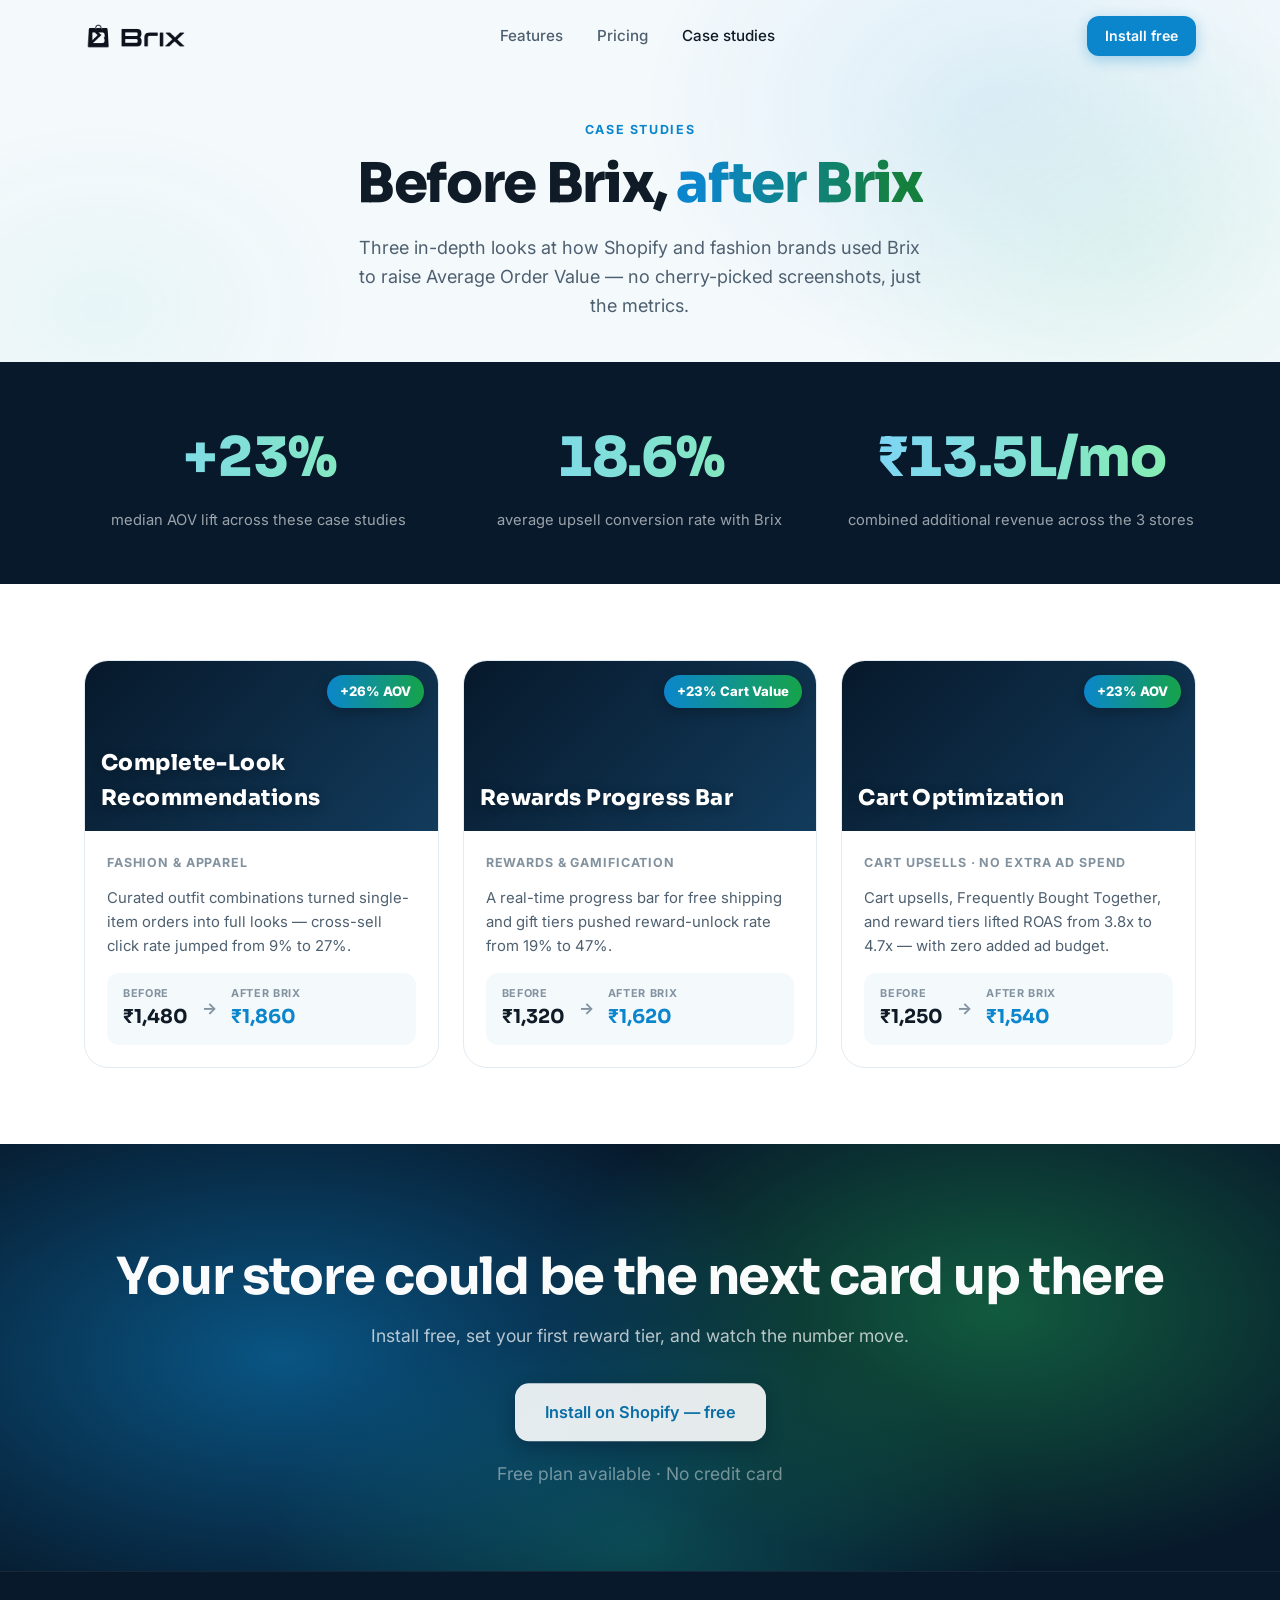
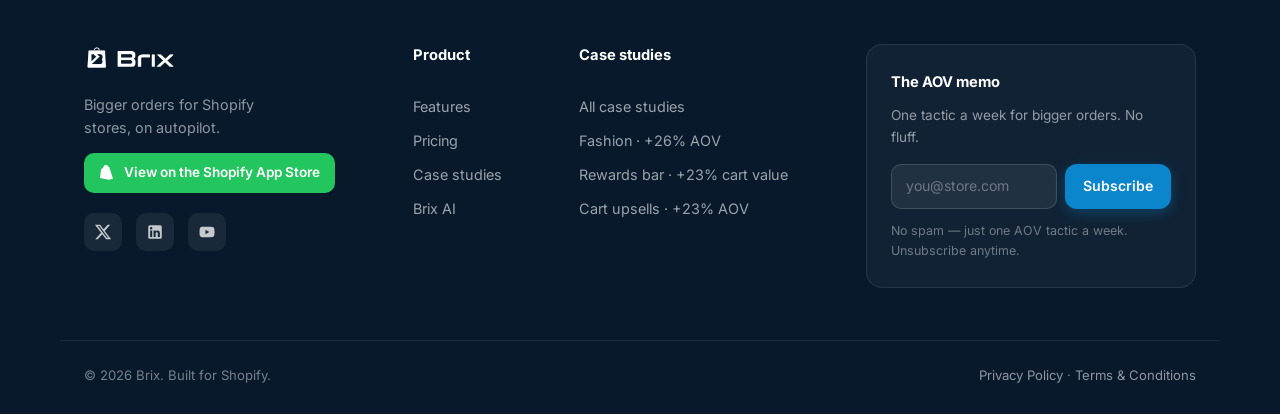
<file: case-studies.html>
<!DOCTYPE html>
<html lang="en">
<head>
  <meta charset="UTF-8">
  <meta name="viewport" content="width=device-width, initial-scale=1.0">
  <title>Case studies — Brix for Shopify</title>
  <meta name="description" content="Real Shopify stores, real AOV numbers. See how merchants lifted Average Order Value 23–26% with Brix cart upsells, rewards progress bars and complete-look recommendations.">
  <link rel="preconnect" href="https://fonts.googleapis.com">
  <link rel="preconnect" href="https://fonts.gstatic.com" crossorigin>
  <link href="https://fonts.googleapis.com/css2?family=Sora:wght@600;700;800&family=Inter:wght@400;500;600;700&display=swap" rel="stylesheet">
  <link rel="stylesheet" href="css/styles.css?v=17">
  <link rel="icon" type="image/png" href="assets/favicon.png">
</head>
<body>

<header class="nav" id="nav">
  <div class="container nav-in">
    <a class="logo" href="index.html" aria-label="Brix home">
      <img class="logo-img" src="assets/brix-logo-dark.png" alt="Brix">
    </a>
    <nav class="nav-links" aria-label="Main">
      <a href="features.html">Features</a>
      <a href="pricing.html">Pricing</a>
      <a href="case-studies.html">Case studies</a>
    </nav>
    <div class="nav-actions">
      <a class="btn btn-primary btn-sm" href="index.html#install">Install free</a>
      <button class="nav-burger" id="navBurger" aria-label="Open menu" aria-expanded="false" aria-controls="navDrawer">
        <span></span><span></span><span></span>
      </button>
    </div>
  </div>
  <div class="nav-drawer" id="navDrawer">
    <a href="features.html">Features</a>
    <a href="pricing.html">Pricing</a>
    <a href="case-studies.html">Case studies</a>
    <a class="btn btn-primary" href="index.html#install">Install free</a>
  </div>
</header>

<main>

<section class="page-hero">
  <div class="hero-glow" aria-hidden="true"></div>
  <div class="container">
    <p class="eyebrow reveal">Case studies</p>
    <h1 class="reveal" style="--d:.06s">Before Brix, <em>after Brix</em></h1>
    <p class="hero-sub reveal" style="--d:.12s">Three in-depth looks at how Shopify and fashion brands used Brix to raise Average Order Value — no cherry-picked screenshots, just the metrics.</p>
  </div>
</section>

<section class="stats-band">
  <div class="container stats-row">
    <div class="stat reveal">
      <b><span data-count="23" data-prefix="+" data-suffix="%">0</span></b>
      <small>median AOV lift across these case studies</small>
    </div>
    <div class="stat reveal" style="--d:.08s">
      <b><span data-count="18.6" data-suffix="%">0</span></b>
      <small>average upsell conversion rate with Brix</small>
    </div>
    <div class="stat reveal" style="--d:.16s">
      <b><span data-count="13.5" data-prefix="₹" data-suffix="L/mo">0</span></b>
      <small>combined additional revenue across the 3 stores</small>
    </div>
  </div>
</section>

<section class="section">
  <div class="container">
    <div class="cs-grid">

      <a class="cs-card reveal" href="case-study-complete-look-recommendations.html">
        <div class="cs-shot shot-1">
          <span class="cs-lift-tag">+26% AOV</span>
          <span class="cs-shot-name">Complete-Look Recommendations</span>
        </div>
        <div class="cs-body">
          <p class="cs-niche">Fashion &amp; apparel</p>
          <blockquote>Curated outfit combinations turned single-item orders into full looks — cross-sell click rate jumped from 9% to 27%.</blockquote>
          <div class="cs-nums">
            <span class="cs-num"><small>Before</small><b>₹1,480</b></span>
            <span class="cs-arrow">→</span>
            <span class="cs-num cs-num-after"><small>After BRIX</small><b>₹1,860</b></span>
          </div>
        </div>
      </a>

      <a class="cs-card reveal" style="--d:.06s" href="case-study-rewards-progress-bar.html">
        <div class="cs-shot shot-2">
          <span class="cs-lift-tag">+23% Cart Value</span>
          <span class="cs-shot-name">Rewards Progress Bar</span>
        </div>
        <div class="cs-body">
          <p class="cs-niche">Rewards &amp; gamification</p>
          <blockquote>A real-time progress bar for free shipping and gift tiers pushed reward-unlock rate from 19% to 47%.</blockquote>
          <div class="cs-nums">
            <span class="cs-num"><small>Before</small><b>₹1,320</b></span>
            <span class="cs-arrow">→</span>
            <span class="cs-num cs-num-after"><small>After BRIX</small><b>₹1,620</b></span>
          </div>
        </div>
      </a>

      <a class="cs-card reveal" style="--d:.12s" href="case-study-aov-without-ad-spend.html">
        <div class="cs-shot shot-3">
          <span class="cs-lift-tag">+23% AOV</span>
          <span class="cs-shot-name">Cart Optimization</span>
        </div>
        <div class="cs-body">
          <p class="cs-niche">Cart upsells · no extra ad spend</p>
          <blockquote>Cart upsells, Frequently Bought Together, and reward tiers lifted ROAS from 3.8x to 4.7x — with zero added ad budget.</blockquote>
          <div class="cs-nums">
            <span class="cs-num"><small>Before</small><b>₹1,250</b></span>
            <span class="cs-arrow">→</span>
            <span class="cs-num cs-num-after"><small>After BRIX</small><b>₹1,540</b></span>
          </div>
        </div>
      </a>

    </div>
  </div>
</section>

<section class="cta-final" id="install">
  <div class="cta-gradient" aria-hidden="true"></div>
  <div class="container cta-in">
    <h2 class="reveal">Your store could be the next card up there</h2>
    <p class="reveal" style="--d:.08s">Install free, set your first reward tier, and watch the number move.</p>
    <a class="btn btn-white btn-lg reveal" style="--d:.16s" href="#" id="ctaInstall">Install on Shopify — free</a>
    <p class="cta-note reveal" style="--d:.24s">Free plan available · No credit card</p>
  </div>
</section>

</main>

<footer class="footer">
  <div class="container footer-grid">
    <div class="footer-brand">
      <a class="logo logo-light" href="index.html">
        <img class="logo-img" src="assets/brix-logo-light.png" alt="Brix">
      </a>
      <p>Bigger orders for Shopify stores, on autopilot.</p>
      <a class="footer-shopify" href="#" aria-label="View Brix on the Shopify App Store">
        <svg viewBox="0 0 24 24" width="16" height="16" fill="currentColor" aria-hidden="true"><path d="M15.34 3.03c-.09-.06-.19-.06-.31-.03l-.58.18c-.14-.4-.33-.83-.61-1.26C13.28.98 12.6.5 11.9.5h-.15c-.5-.62-1.13-.9-1.68-.88-1.05.03-2.09.79-2.94 2.13-.6.95-1.05 2.14-1.18 3.06l-2.1.65c-.62.2-.64.22-.72.8L1.5 19.44 14.29 22 21 20.55S15.42 3.09 15.34 3.03z"/></svg>
        View on the Shopify App Store
      </a>
      <div class="footer-social">
        <a href="#" aria-label="X (Twitter)"><svg viewBox="0 0 24 24" width="18" height="18" fill="currentColor"><path d="M18.24 2.25h3.31l-7.23 8.26 8.5 11.24h-6.66l-5.21-6.82L5 21.75H1.68l7.73-8.84L1.25 2.25h6.83l4.71 6.23zm-1.16 17.52h1.83L7.08 4.13H5.12z"/></svg></a>
        <a href="#" aria-label="LinkedIn"><svg viewBox="0 0 24 24" width="18" height="18" fill="currentColor"><path d="M19 3a2 2 0 0 1 2 2v14a2 2 0 0 1-2 2H5a2 2 0 0 1-2-2V5a2 2 0 0 1 2-2h14m-.5 15.5v-5.3a3.26 3.26 0 0 0-3.26-3.26c-.85 0-1.84.52-2.32 1.3v-1.11h-2.79v8.37h2.79v-4.93c0-.77.62-1.4 1.39-1.4a1.4 1.4 0 0 1 1.4 1.4v4.93h2.79M6.88 8.56a1.68 1.68 0 0 0 1.68-1.68c0-.93-.75-1.69-1.68-1.69a1.69 1.69 0 0 0-1.69 1.69c0 .93.76 1.68 1.69 1.68m1.39 9.94v-8.37H5.5v8.37h2.77z"/></svg></a>
        <a href="#" aria-label="YouTube"><svg viewBox="0 0 24 24" width="18" height="18" fill="currentColor"><path d="M10 15l5.19-3L10 9v6m11.56-7.83c.13.47.22 1.1.28 1.9.07.8.1 1.49.1 2.09L22 12c0 2.19-.16 3.8-.44 4.83-.25.9-.83 1.48-1.73 1.73-.47.13-1.33.22-2.65.28-1.3.07-2.49.1-3.59.1L12 19c-4.19 0-6.8-.16-7.83-.44-.9-.25-1.48-.83-1.73-1.73-.13-.47-.22-1.1-.28-1.9-.07-.8-.1-1.49-.1-2.09L2 12c0-2.19.16-3.8.44-4.83.25-.9.83-1.48 1.73-1.73.47-.13 1.33-.22 2.65-.28 1.3-.07 2.49-.1 3.59-.1L12 5c4.19 0 6.8.16 7.83.44.9.25 1.48.83 1.73 1.73z"/></svg></a>
      </div>
    </div>
    <div class="footer-col">
      <p class="footer-h">Product</p>
      <a href="features.html">Features</a>
      <a href="pricing.html">Pricing</a>
      <a href="case-studies.html">Case studies</a>
      <a href="features.html#ai-chat">Brix AI</a>
    </div>
    <div class="footer-col">
      <p class="footer-h">Case studies</p>
      <a href="case-studies.html">All case studies</a>
      <a href="case-study-complete-look-recommendations.html">Fashion · +26% AOV</a>
      <a href="case-study-rewards-progress-bar.html">Rewards bar · +23% cart value</a>
      <a href="case-study-aov-without-ad-spend.html">Cart upsells · +23% AOV</a>
    </div>
    <div class="footer-news">
      <p class="footer-h">The AOV memo</p>
      <p class="footer-news-sub">One tactic a week for bigger orders. No fluff.</p>
      <form class="news-form" id="newsForm">
        <input type="email" placeholder="you@store.com" aria-label="Email address" required>
        <button class="btn btn-primary btn-sm" type="submit">Subscribe</button>
      </form>
      <p class="news-fine">No spam — just one AOV tactic a week. Unsubscribe anytime.</p>
      <p class="news-ok" id="newsOk">You’re in. First memo lands Monday. ✓</p>
    </div>
  </div>
  <div class="container footer-base">
    <span>© 2026 Brix. Built for Shopify.</span>
    <span class="footer-legal"><a href="privacy.html">Privacy Policy</a> · <a href="terms.html">Terms &amp; Conditions</a></span>
  </div>
</footer>

<script src="js/vendor/gsap.min.js"></script>
<script src="js/vendor/ScrollTrigger.min.js"></script>
<script src="js/main.js?v=5"></script>
</body>
</html>
</file>
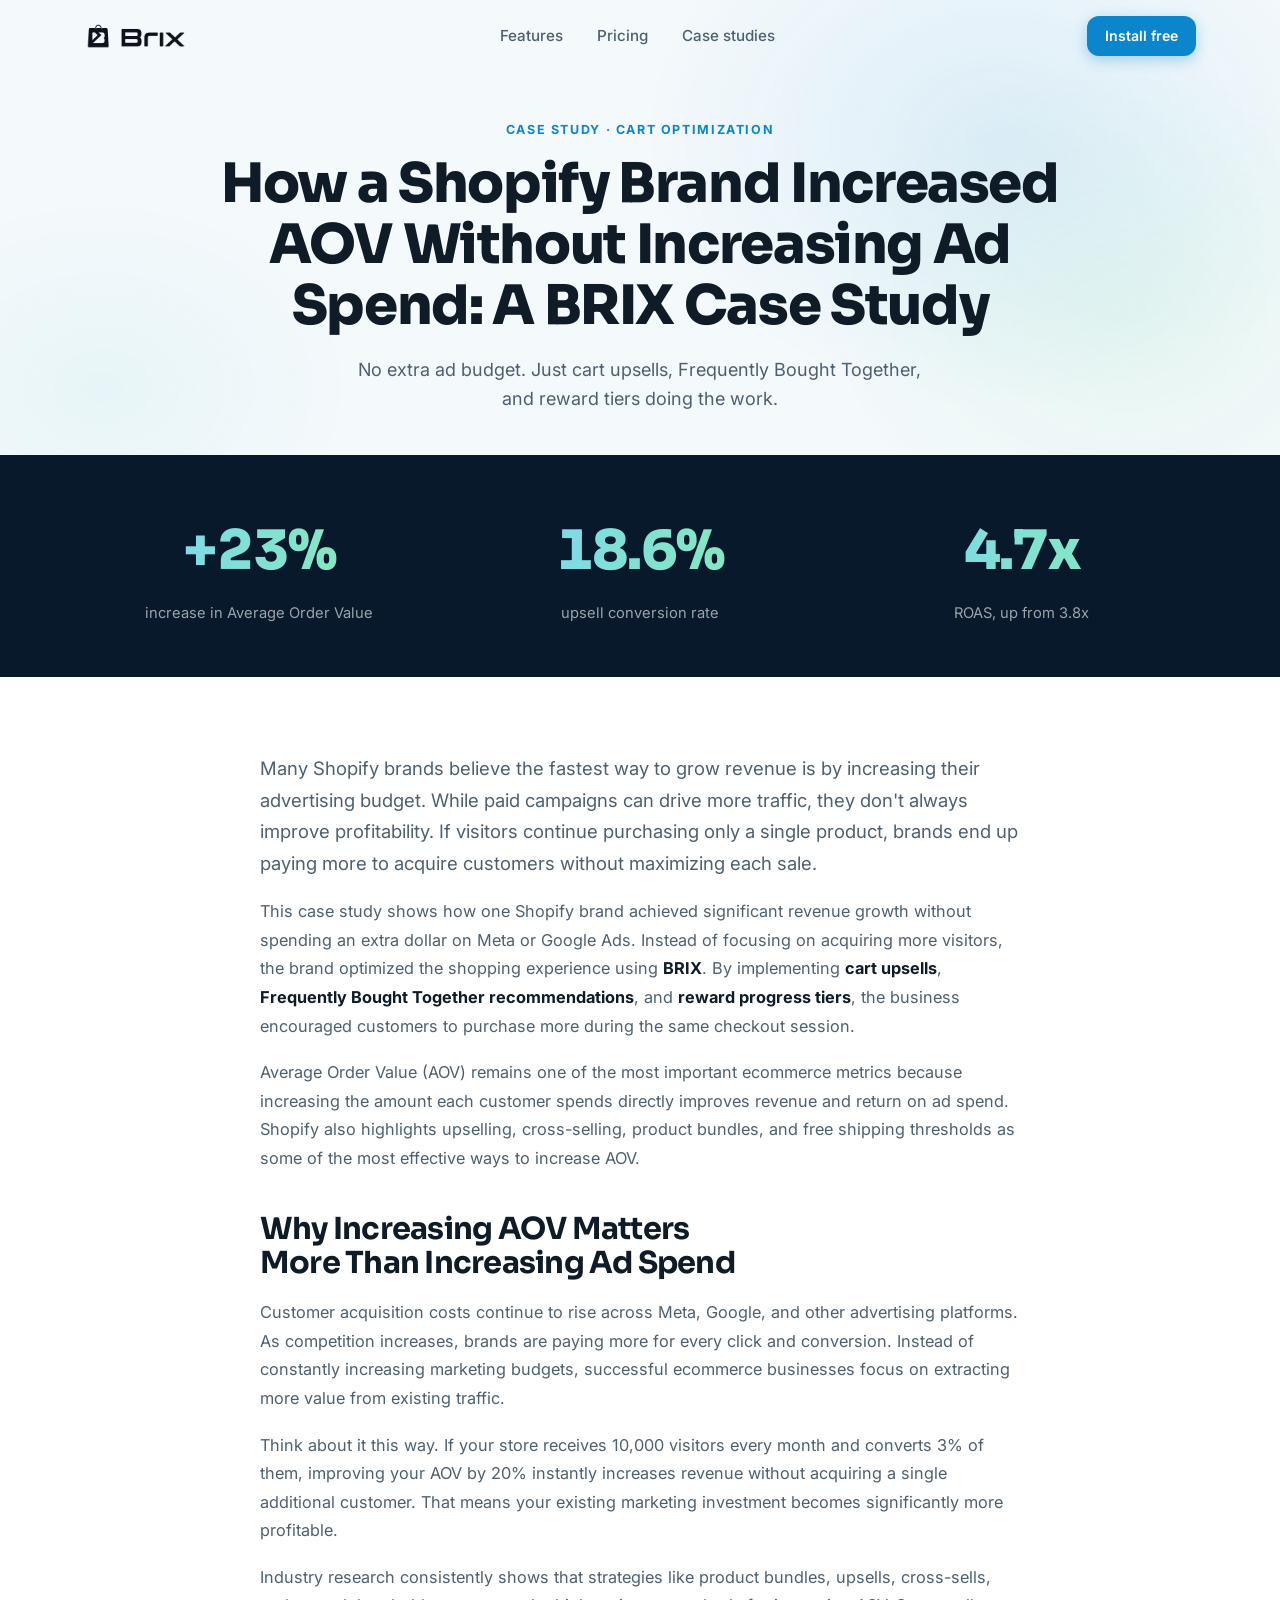
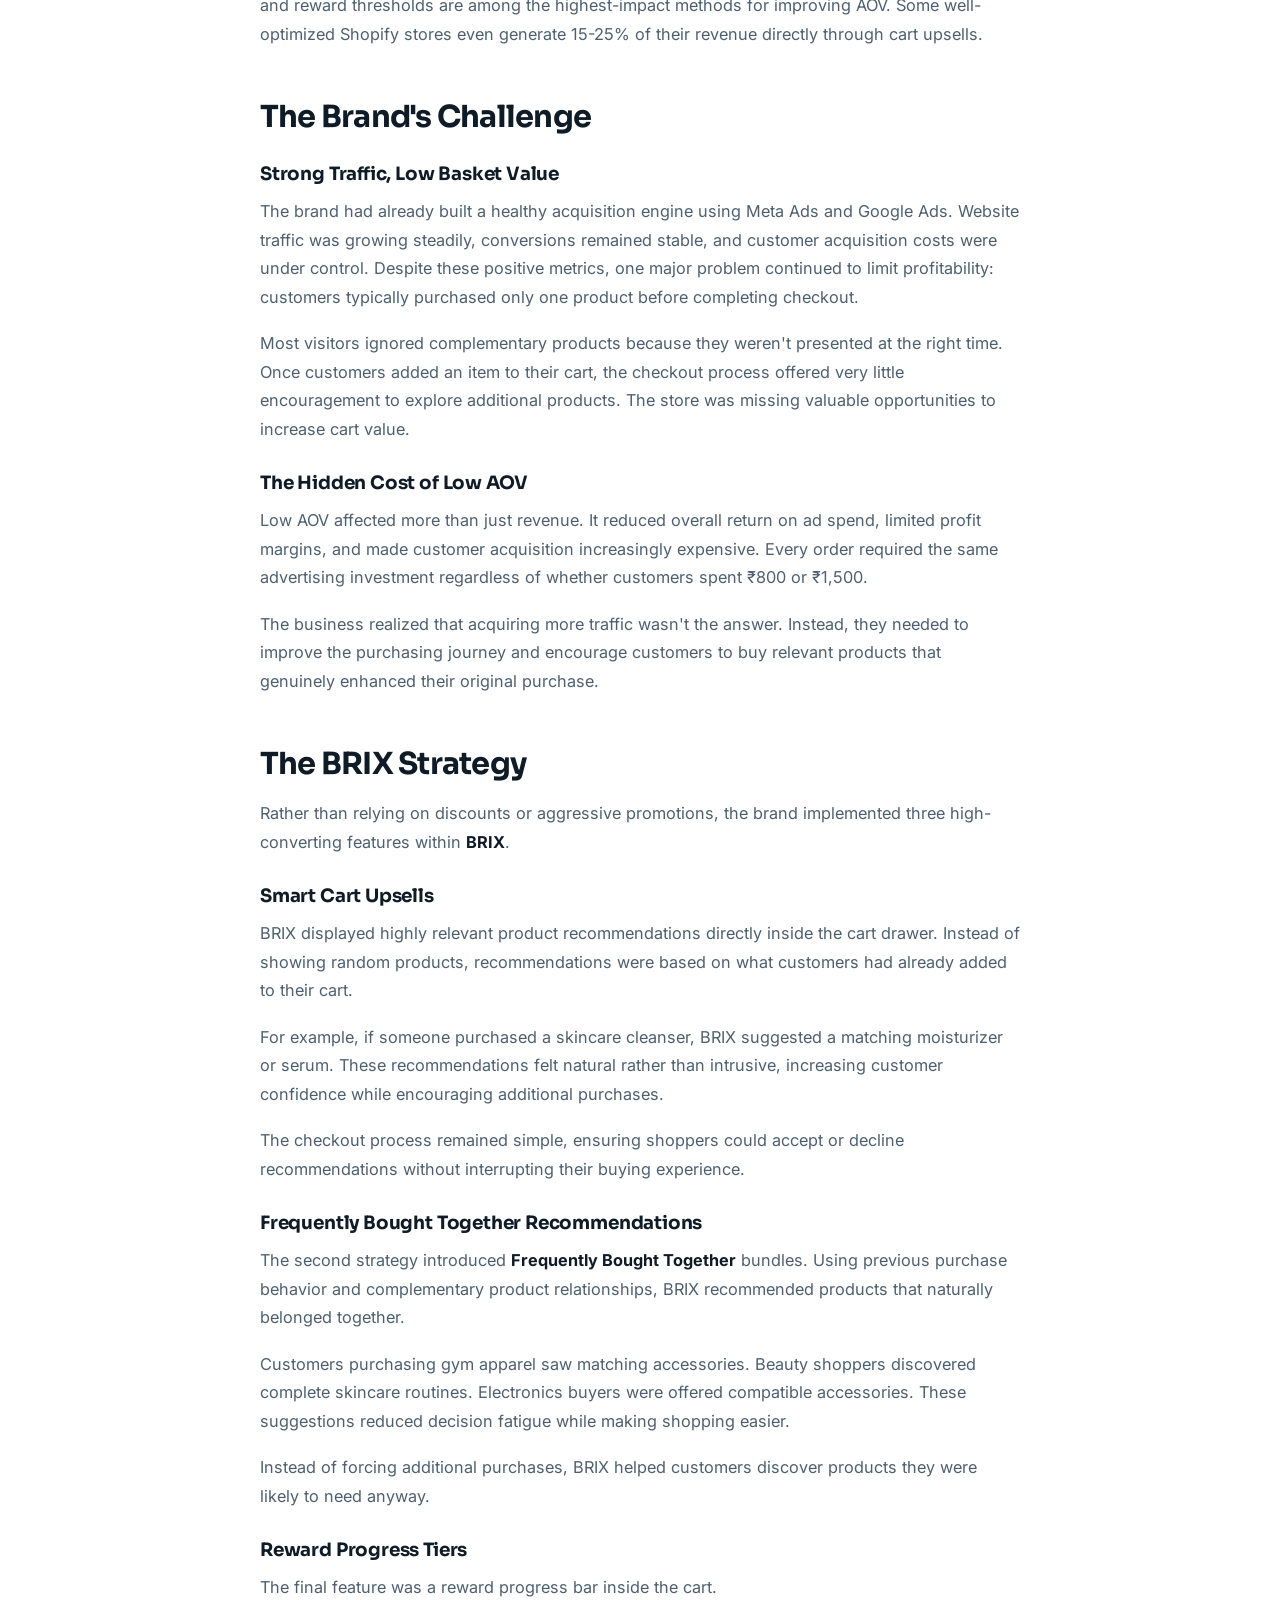
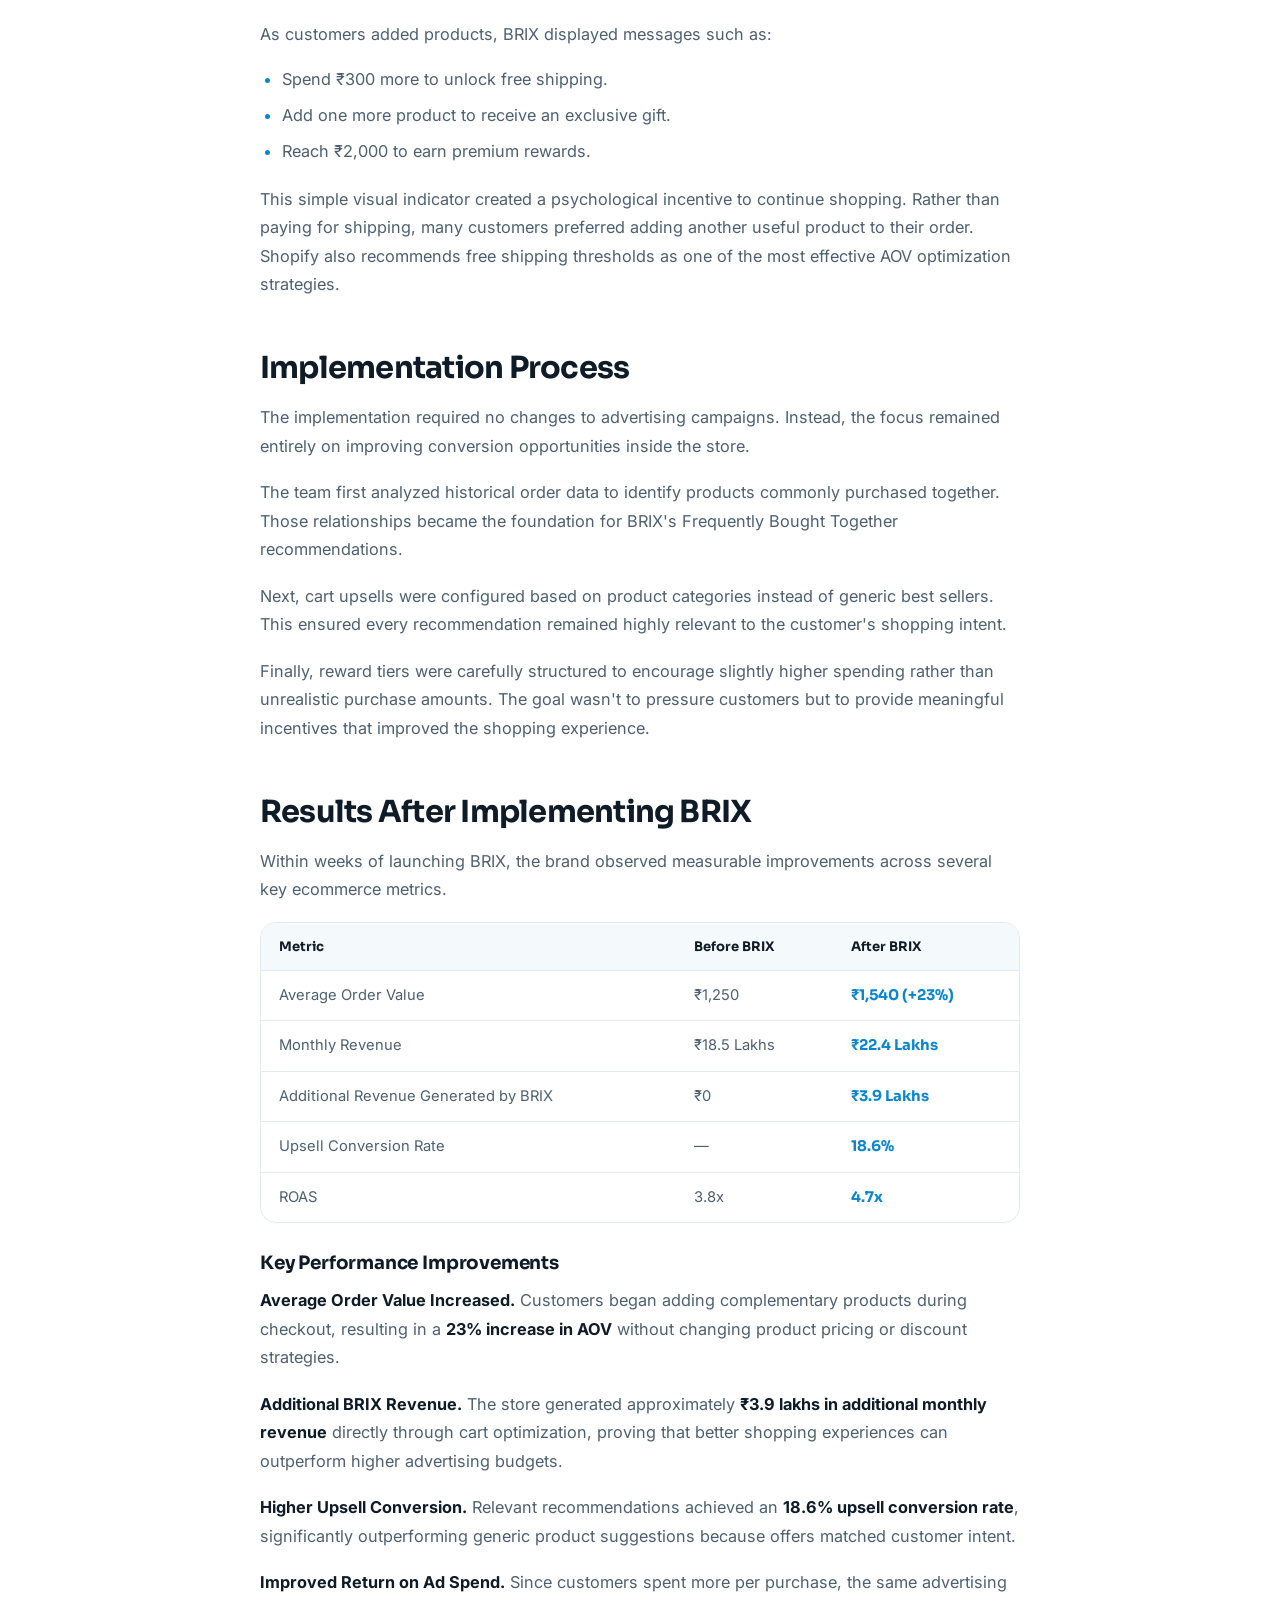
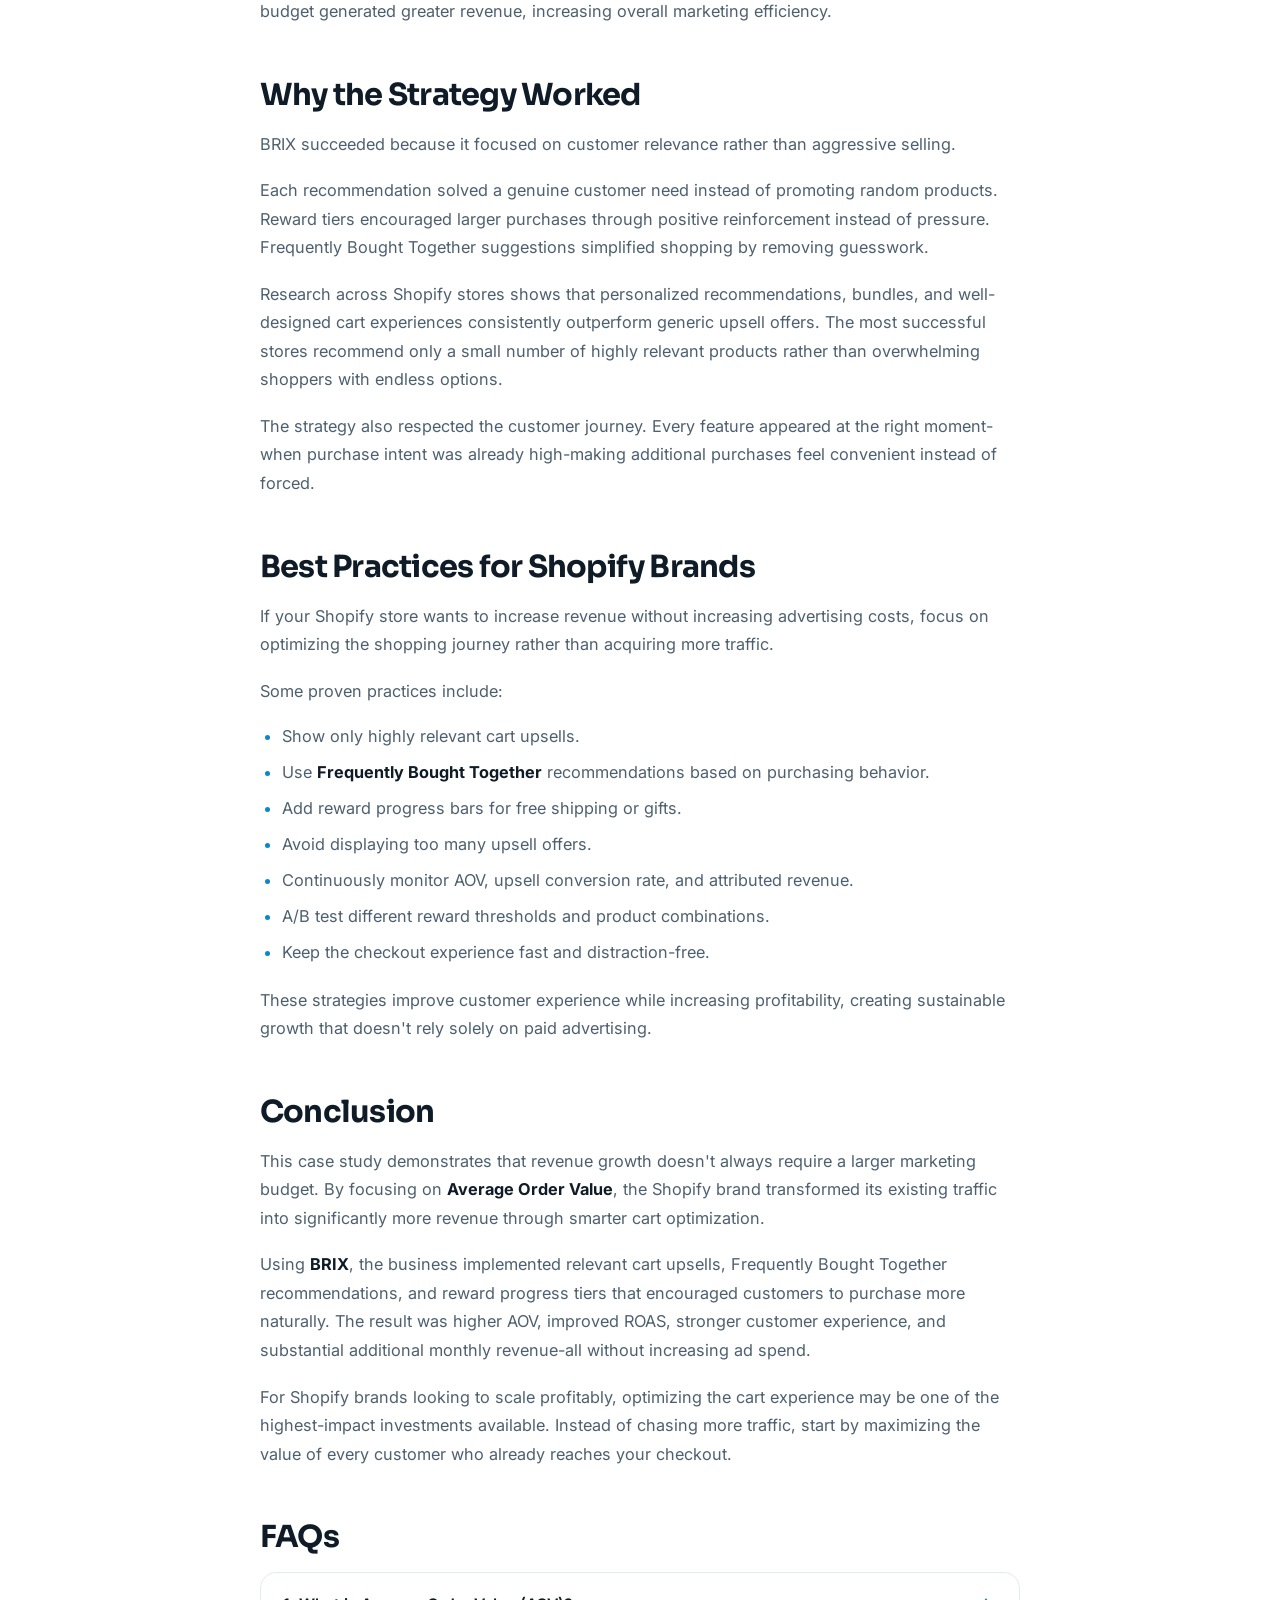
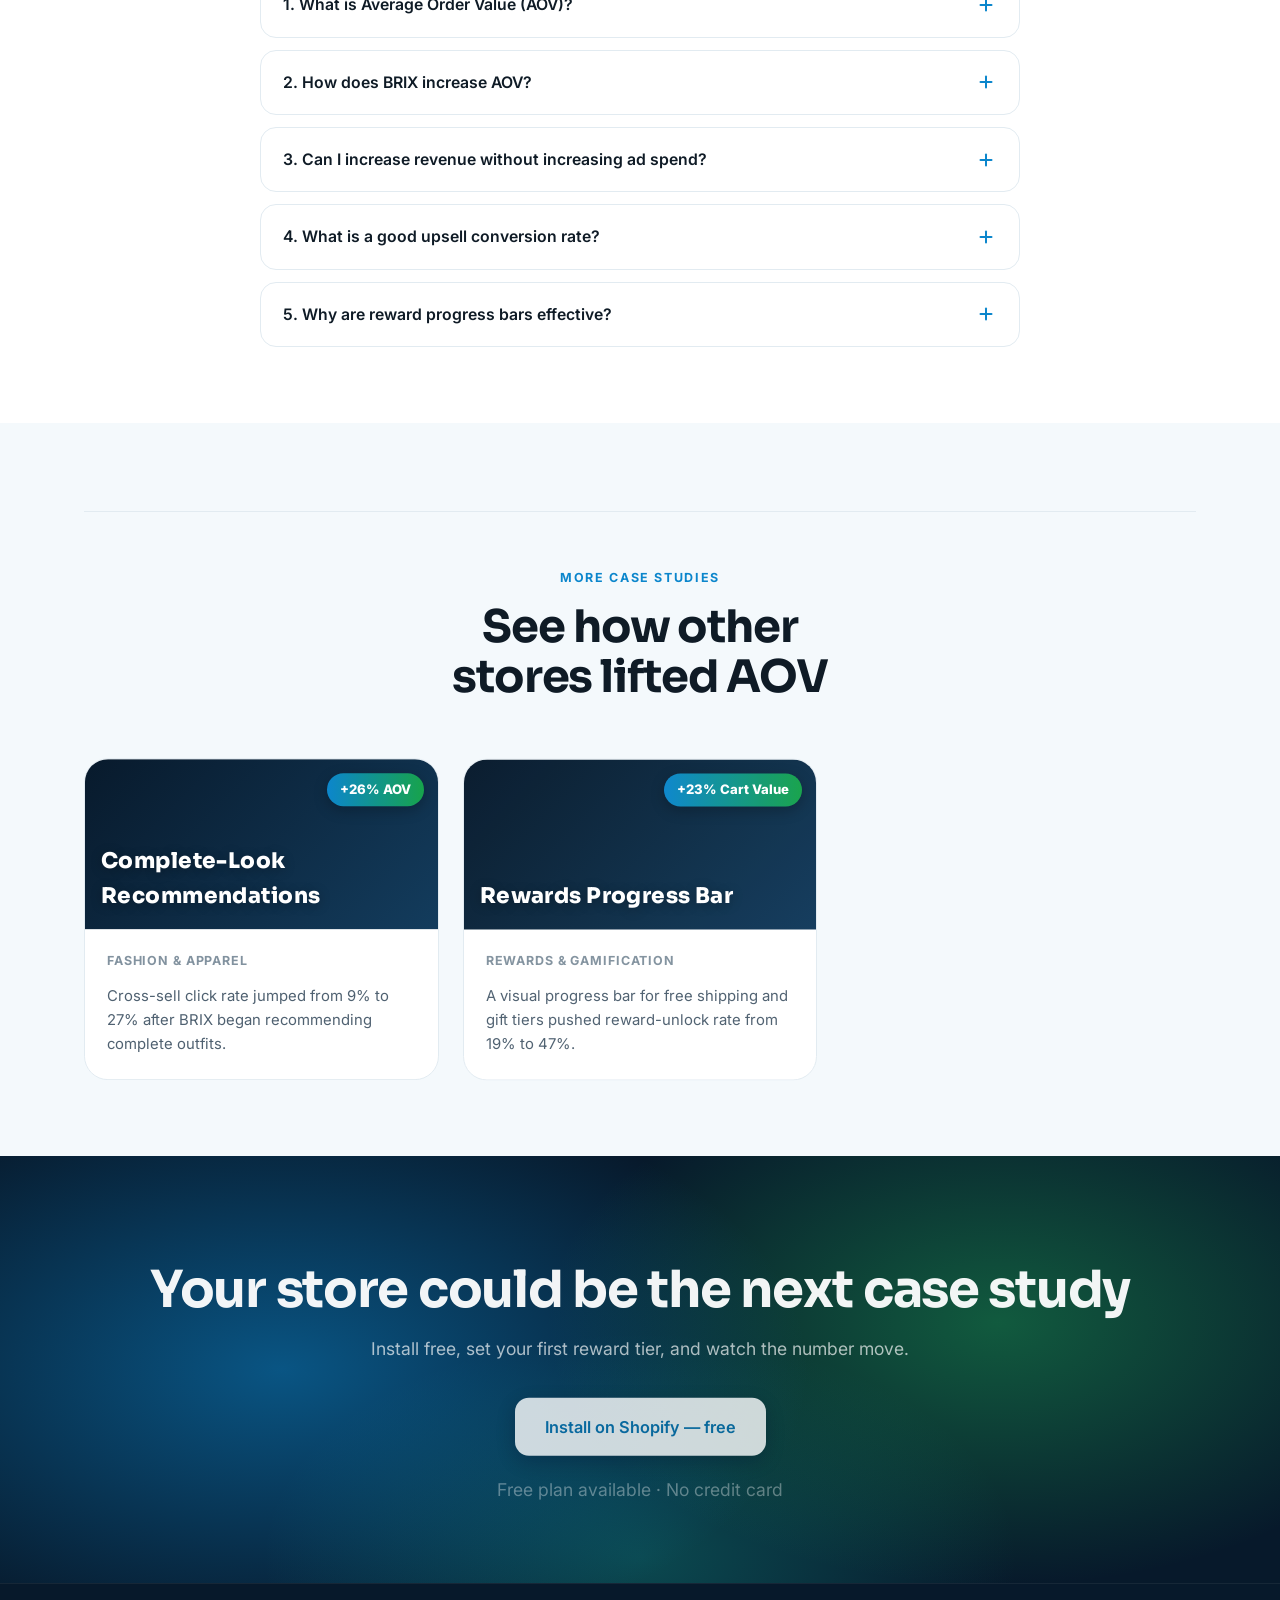
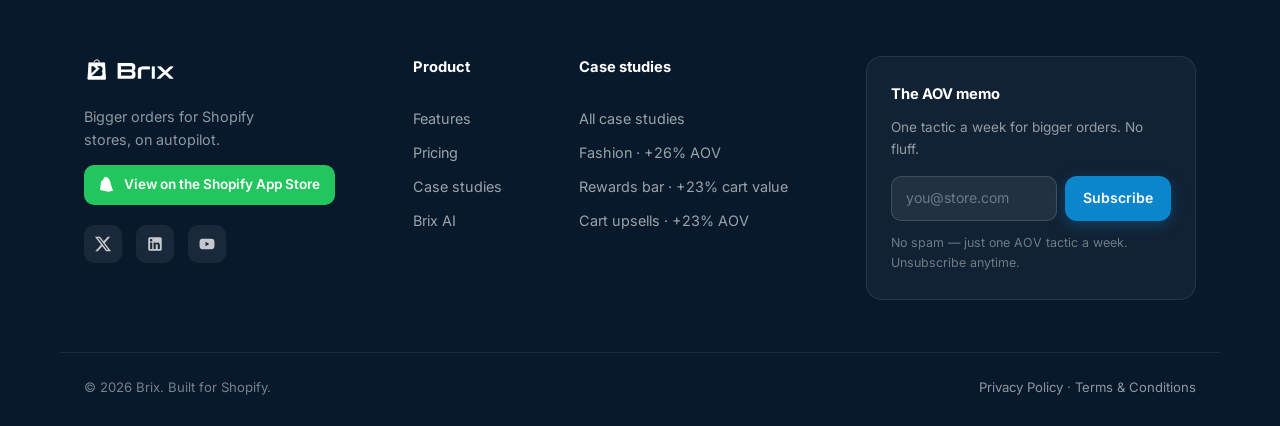
<file: case-study-aov-without-ad-spend.html>
<!DOCTYPE html>
<html lang="en">
<head>
  <meta charset="UTF-8">
  <meta name="viewport" content="width=device-width, initial-scale=1.0">
  <title>How a Shopify Brand Increased AOV Without Increasing Ad Spend — Brix Case Study</title>
  <meta name="description" content="A Shopify brand grew AOV 23% and ROAS from 3.8x to 4.7x using BRIX cart upsells, Frequently Bought Together and reward tiers — without spending an extra dollar on ads.">
  <link rel="preconnect" href="https://fonts.googleapis.com">
  <link rel="preconnect" href="https://fonts.gstatic.com" crossorigin>
  <link href="https://fonts.googleapis.com/css2?family=Sora:wght@600;700;800&family=Inter:wght@400;500;600;700&display=swap" rel="stylesheet">
  <link rel="stylesheet" href="css/styles.css?v=17">
  <link rel="icon" type="image/png" href="assets/favicon.png">
</head>
<body>

<header class="nav" id="nav">
  <div class="container nav-in">
    <a class="logo" href="index.html" aria-label="Brix home">
      <img class="logo-img" src="assets/brix-logo-dark.png" alt="Brix">
    </a>
    <nav class="nav-links" aria-label="Main">
      <a href="features.html">Features</a>
      <a href="pricing.html">Pricing</a>
      <a href="case-studies.html">Case studies</a>
    </nav>
    <div class="nav-actions">
      <a class="btn btn-primary btn-sm" href="index.html#install">Install free</a>
      <button class="nav-burger" id="navBurger" aria-label="Open menu" aria-expanded="false" aria-controls="navDrawer">
        <span></span><span></span><span></span>
      </button>
    </div>
  </div>
  <div class="nav-drawer" id="navDrawer">
    <a href="features.html">Features</a>
    <a href="pricing.html">Pricing</a>
    <a href="case-studies.html">Case studies</a>
    <a class="btn btn-primary" href="index.html#install">Install free</a>
  </div>
</header>

<main>

<section class="page-hero">
  <div class="hero-glow" aria-hidden="true"></div>
  <div class="container">
    <p class="eyebrow reveal" style="--d:.04s">Case study · Cart optimization</p>
    <h1 class="reveal" style="--d:.06s">How a Shopify Brand Increased AOV Without Increasing Ad Spend: A BRIX Case Study</h1>
    <p class="hero-sub reveal" style="--d:.12s">No extra ad budget. Just cart upsells, Frequently Bought Together, and reward tiers doing the work.</p>
  </div>
</section>

<section class="stats-band">
  <div class="container stats-row">
    <div class="stat reveal">
      <b><span data-count="23" data-prefix="+" data-suffix="%">0</span></b>
      <small>increase in Average Order Value</small>
    </div>
    <div class="stat reveal" style="--d:.08s">
      <b><span data-count="18.6" data-suffix="%">0</span></b>
      <small>upsell conversion rate</small>
    </div>
    <div class="stat reveal" style="--d:.16s">
      <b><span data-count="4.7" data-suffix="x">0</span></b>
      <small>ROAS, up from 3.8x</small>
    </div>
  </div>
</section>

<section class="section">
  <div class="container">
    <article class="cs-article">

      <p class="cs-lede reveal">Many Shopify brands believe the fastest way to grow revenue is by increasing their advertising budget. While paid campaigns can drive more traffic, they don't always improve profitability. If visitors continue purchasing only a single product, brands end up paying more to acquire customers without maximizing each sale.</p>

      <p class="reveal">This case study shows how one Shopify brand achieved significant revenue growth without spending an extra dollar on Meta or Google Ads. Instead of focusing on acquiring more visitors, the brand optimized the shopping experience using <strong>BRIX</strong>. By implementing <strong>cart upsells</strong>, <strong>Frequently Bought Together recommendations</strong>, and <strong>reward progress tiers</strong>, the business encouraged customers to purchase more during the same checkout session.</p>

      <p>Average Order Value (AOV) remains one of the most important ecommerce metrics because increasing the amount each customer spends directly improves revenue and return on ad spend. Shopify also highlights upselling, cross-selling, product bundles, and free shipping thresholds as some of the most effective ways to increase AOV.</p>

      <h2>Why Increasing AOV Matters More Than Increasing Ad Spend</h2>
      <p>Customer acquisition costs continue to rise across Meta, Google, and other advertising platforms. As competition increases, brands are paying more for every click and conversion. Instead of constantly increasing marketing budgets, successful ecommerce businesses focus on extracting more value from existing traffic.</p>
      <p>Think about it this way. If your store receives 10,000 visitors every month and converts 3% of them, improving your AOV by 20% instantly increases revenue without acquiring a single additional customer. That means your existing marketing investment becomes significantly more profitable.</p>
      <p>Industry research consistently shows that strategies like product bundles, upsells, cross-sells, and reward thresholds are among the highest-impact methods for improving AOV. Some well-optimized Shopify stores even generate 15-25% of their revenue directly through cart upsells.</p>

      <h2>The Brand's Challenge</h2>
      <h3>Strong Traffic, Low Basket Value</h3>
      <p>The brand had already built a healthy acquisition engine using Meta Ads and Google Ads. Website traffic was growing steadily, conversions remained stable, and customer acquisition costs were under control. Despite these positive metrics, one major problem continued to limit profitability: customers typically purchased only one product before completing checkout.</p>
      <p>Most visitors ignored complementary products because they weren't presented at the right time. Once customers added an item to their cart, the checkout process offered very little encouragement to explore additional products. The store was missing valuable opportunities to increase cart value.</p>
      <h3>The Hidden Cost of Low AOV</h3>
      <p>Low AOV affected more than just revenue. It reduced overall return on ad spend, limited profit margins, and made customer acquisition increasingly expensive. Every order required the same advertising investment regardless of whether customers spent ₹800 or ₹1,500.</p>
      <p>The business realized that acquiring more traffic wasn't the answer. Instead, they needed to improve the purchasing journey and encourage customers to buy relevant products that genuinely enhanced their original purchase.</p>

      <h2>The BRIX Strategy</h2>
      <p>Rather than relying on discounts or aggressive promotions, the brand implemented three high-converting features within <strong>BRIX</strong>.</p>

      <h3>Smart Cart Upsells</h3>
      <p>BRIX displayed highly relevant product recommendations directly inside the cart drawer. Instead of showing random products, recommendations were based on what customers had already added to their cart.</p>
      <p>For example, if someone purchased a skincare cleanser, BRIX suggested a matching moisturizer or serum. These recommendations felt natural rather than intrusive, increasing customer confidence while encouraging additional purchases.</p>
      <p>The checkout process remained simple, ensuring shoppers could accept or decline recommendations without interrupting their buying experience.</p>

      <h3>Frequently Bought Together Recommendations</h3>
      <p>The second strategy introduced <strong>Frequently Bought Together</strong> bundles. Using previous purchase behavior and complementary product relationships, BRIX recommended products that naturally belonged together.</p>
      <p>Customers purchasing gym apparel saw matching accessories. Beauty shoppers discovered complete skincare routines. Electronics buyers were offered compatible accessories. These suggestions reduced decision fatigue while making shopping easier.</p>
      <p>Instead of forcing additional purchases, BRIX helped customers discover products they were likely to need anyway.</p>

      <h3>Reward Progress Tiers</h3>
      <p>The final feature was a reward progress bar inside the cart.</p>
      <p>As customers added products, BRIX displayed messages such as:</p>
      <ul>
        <li>Spend ₹300 more to unlock free shipping.</li>
        <li>Add one more product to receive an exclusive gift.</li>
        <li>Reach ₹2,000 to earn premium rewards.</li>
      </ul>
      <p>This simple visual indicator created a psychological incentive to continue shopping. Rather than paying for shipping, many customers preferred adding another useful product to their order. Shopify also recommends free shipping thresholds as one of the most effective AOV optimization strategies.</p>

      <h2>Implementation Process</h2>
      <p>The implementation required no changes to advertising campaigns. Instead, the focus remained entirely on improving conversion opportunities inside the store.</p>
      <p>The team first analyzed historical order data to identify products commonly purchased together. Those relationships became the foundation for BRIX's Frequently Bought Together recommendations.</p>
      <p>Next, cart upsells were configured based on product categories instead of generic best sellers. This ensured every recommendation remained highly relevant to the customer's shopping intent.</p>
      <p>Finally, reward tiers were carefully structured to encourage slightly higher spending rather than unrealistic purchase amounts. The goal wasn't to pressure customers but to provide meaningful incentives that improved the shopping experience.</p>

      <h2>Results After Implementing BRIX</h2>
      <p>Within weeks of launching BRIX, the brand observed measurable improvements across several key ecommerce metrics.</p>
      <div class="cs-table-wrap">
        <table class="cs-table">
          <thead>
            <tr><th>Metric</th><th>Before BRIX</th><th>After BRIX</th></tr>
          </thead>
          <tbody>
            <tr><td>Average Order Value</td><td>₹1,250</td><td><strong>₹1,540 (+23%)</strong></td></tr>
            <tr><td>Monthly Revenue</td><td>₹18.5 Lakhs</td><td><strong>₹22.4 Lakhs</strong></td></tr>
            <tr><td>Additional Revenue Generated by BRIX</td><td>₹0</td><td><strong>₹3.9 Lakhs</strong></td></tr>
            <tr><td>Upsell Conversion Rate</td><td>—</td><td><strong>18.6%</strong></td></tr>
            <tr><td>ROAS</td><td>3.8x</td><td><strong>4.7x</strong></td></tr>
          </tbody>
        </table>
      </div>

      <h3>Key Performance Improvements</h3>
      <p><strong>Average Order Value Increased.</strong> Customers began adding complementary products during checkout, resulting in a <strong>23% increase in AOV</strong> without changing product pricing or discount strategies.</p>
      <p><strong>Additional BRIX Revenue.</strong> The store generated approximately <strong>₹3.9 lakhs in additional monthly revenue</strong> directly through cart optimization, proving that better shopping experiences can outperform higher advertising budgets.</p>
      <p><strong>Higher Upsell Conversion.</strong> Relevant recommendations achieved an <strong>18.6% upsell conversion rate</strong>, significantly outperforming generic product suggestions because offers matched customer intent.</p>
      <p><strong>Improved Return on Ad Spend.</strong> Since customers spent more per purchase, the same advertising budget generated greater revenue, increasing overall marketing efficiency.</p>

      <h2>Why the Strategy Worked</h2>
      <p>BRIX succeeded because it focused on customer relevance rather than aggressive selling.</p>
      <p>Each recommendation solved a genuine customer need instead of promoting random products. Reward tiers encouraged larger purchases through positive reinforcement instead of pressure. Frequently Bought Together suggestions simplified shopping by removing guesswork.</p>
      <p>Research across Shopify stores shows that personalized recommendations, bundles, and well-designed cart experiences consistently outperform generic upsell offers. The most successful stores recommend only a small number of highly relevant products rather than overwhelming shoppers with endless options.</p>
      <p>The strategy also respected the customer journey. Every feature appeared at the right moment-when purchase intent was already high-making additional purchases feel convenient instead of forced.</p>

      <h2>Best Practices for Shopify Brands</h2>
      <p>If your Shopify store wants to increase revenue without increasing advertising costs, focus on optimizing the shopping journey rather than acquiring more traffic.</p>
      <p>Some proven practices include:</p>
      <ul>
        <li>Show only highly relevant cart upsells.</li>
        <li>Use <strong>Frequently Bought Together</strong> recommendations based on purchasing behavior.</li>
        <li>Add reward progress bars for free shipping or gifts.</li>
        <li>Avoid displaying too many upsell offers.</li>
        <li>Continuously monitor AOV, upsell conversion rate, and attributed revenue.</li>
        <li>A/B test different reward thresholds and product combinations.</li>
        <li>Keep the checkout experience fast and distraction-free.</li>
      </ul>
      <p>These strategies improve customer experience while increasing profitability, creating sustainable growth that doesn't rely solely on paid advertising.</p>

      <h2>Conclusion</h2>
      <p>This case study demonstrates that revenue growth doesn't always require a larger marketing budget. By focusing on <strong>Average Order Value</strong>, the Shopify brand transformed its existing traffic into significantly more revenue through smarter cart optimization.</p>
      <p>Using <strong>BRIX</strong>, the business implemented relevant cart upsells, Frequently Bought Together recommendations, and reward progress tiers that encouraged customers to purchase more naturally. The result was higher AOV, improved ROAS, stronger customer experience, and substantial additional monthly revenue-all without increasing ad spend.</p>
      <p>For Shopify brands looking to scale profitably, optimizing the cart experience may be one of the highest-impact investments available. Instead of chasing more traffic, start by maximizing the value of every customer who already reaches your checkout.</p>

      <h2 class="cs-faq-head">FAQs</h2>
      <div class="faq-list">
        <details class="faq-item">
          <summary>1. What is Average Order Value (AOV)?<span class="faq-ic"></span></summary>
          <p>Average Order Value measures the average amount customers spend per transaction. It is calculated by dividing total revenue by the total number of orders.</p>
        </details>
        <details class="faq-item">
          <summary>2. How does BRIX increase AOV?<span class="faq-ic"></span></summary>
          <p>BRIX increases AOV through intelligent cart upsells, Frequently Bought Together recommendations, reward progress bars, and personalized shopping experiences.</p>
        </details>
        <details class="faq-item">
          <summary>3. Can I increase revenue without increasing ad spend?<span class="faq-ic"></span></summary>
          <p>Yes. Improving AOV allows businesses to generate more revenue from existing customers, making current advertising campaigns more profitable.</p>
        </details>
        <details class="faq-item">
          <summary>4. What is a good upsell conversion rate?<span class="faq-ic"></span></summary>
          <p>While results vary by industry, well-optimized Shopify stores often achieve upsell conversion rates between <strong>10% and 20%</strong>, depending on product relevance and placement.</p>
        </details>
        <details class="faq-item">
          <summary>5. Why are reward progress bars effective?<span class="faq-ic"></span></summary>
          <p>Reward progress bars motivate customers to spend slightly more by showing how close they are to earning free shipping, discounts, or exclusive rewards, encouraging larger purchases without reducing customer satisfaction.</p>
        </details>
      </div>

    </article>
  </div>
</section>

<section class="section section-soft">
  <div class="container">
    <div class="cs-related">
      <div class="section-head reveal">
        <p class="eyebrow">More case studies</p>
        <h2>See how other stores lifted AOV</h2>
      </div>
      <div class="cs-grid">
        <a class="cs-card reveal" href="case-study-complete-look-recommendations.html">
          <div class="cs-shot shot-1">
            <span class="cs-lift-tag">+26% AOV</span>
            <span class="cs-shot-name">Complete-Look Recommendations</span>
          </div>
          <div class="cs-body">
            <p class="cs-niche">Fashion &amp; apparel</p>
            <blockquote>Cross-sell click rate jumped from 9% to 27% after BRIX began recommending complete outfits.</blockquote>
          </div>
        </a>
        <a class="cs-card reveal" style="--d:.06s" href="case-study-rewards-progress-bar.html">
          <div class="cs-shot shot-2">
            <span class="cs-lift-tag">+23% Cart Value</span>
            <span class="cs-shot-name">Rewards Progress Bar</span>
          </div>
          <div class="cs-body">
            <p class="cs-niche">Rewards &amp; gamification</p>
            <blockquote>A visual progress bar for free shipping and gift tiers pushed reward-unlock rate from 19% to 47%.</blockquote>
          </div>
        </a>
      </div>
    </div>
  </div>
</section>

<section class="cta-final" id="install">
  <div class="cta-gradient" aria-hidden="true"></div>
  <div class="container cta-in">
    <h2 class="reveal">Your store could be the next case study</h2>
    <p class="reveal" style="--d:.08s">Install free, set your first reward tier, and watch the number move.</p>
    <a class="btn btn-white btn-lg reveal" style="--d:.16s" href="#" id="ctaInstall">Install on Shopify — free</a>
    <p class="cta-note reveal" style="--d:.24s">Free plan available · No credit card</p>
  </div>
</section>

</main>

<footer class="footer">
  <div class="container footer-grid">
    <div class="footer-brand">
      <a class="logo logo-light" href="index.html">
        <img class="logo-img" src="assets/brix-logo-light.png" alt="Brix">
      </a>
      <p>Bigger orders for Shopify stores, on autopilot.</p>
      <a class="footer-shopify" href="#" aria-label="View Brix on the Shopify App Store">
        <svg viewBox="0 0 24 24" width="16" height="16" fill="currentColor" aria-hidden="true"><path d="M15.34 3.03c-.09-.06-.19-.06-.31-.03l-.58.18c-.14-.4-.33-.83-.61-1.26C13.28.98 12.6.5 11.9.5h-.15c-.5-.62-1.13-.9-1.68-.88-1.05.03-2.09.79-2.94 2.13-.6.95-1.05 2.14-1.18 3.06l-2.1.65c-.62.2-.64.22-.72.8L1.5 19.44 14.29 22 21 20.55S15.42 3.09 15.34 3.03z"/></svg>
        View on the Shopify App Store
      </a>
      <div class="footer-social">
        <a href="#" aria-label="X (Twitter)"><svg viewBox="0 0 24 24" width="18" height="18" fill="currentColor"><path d="M18.24 2.25h3.31l-7.23 8.26 8.5 11.24h-6.66l-5.21-6.82L5 21.75H1.68l7.73-8.84L1.25 2.25h6.83l4.71 6.23zm-1.16 17.52h1.83L7.08 4.13H5.12z"/></svg></a>
        <a href="#" aria-label="LinkedIn"><svg viewBox="0 0 24 24" width="18" height="18" fill="currentColor"><path d="M19 3a2 2 0 0 1 2 2v14a2 2 0 0 1-2 2H5a2 2 0 0 1-2-2V5a2 2 0 0 1 2-2h14m-.5 15.5v-5.3a3.26 3.26 0 0 0-3.26-3.26c-.85 0-1.84.52-2.32 1.3v-1.11h-2.79v8.37h2.79v-4.93c0-.77.62-1.4 1.39-1.4a1.4 1.4 0 0 1 1.4 1.4v4.93h2.79M6.88 8.56a1.68 1.68 0 0 0 1.68-1.68c0-.93-.75-1.69-1.68-1.69a1.69 1.69 0 0 0-1.69 1.69c0 .93.76 1.68 1.69 1.68m1.39 9.94v-8.37H5.5v8.37h2.77z"/></svg></a>
        <a href="#" aria-label="YouTube"><svg viewBox="0 0 24 24" width="18" height="18" fill="currentColor"><path d="M10 15l5.19-3L10 9v6m11.56-7.83c.13.47.22 1.1.28 1.9.07.8.1 1.49.1 2.09L22 12c0 2.19-.16 3.8-.44 4.83-.25.9-.83 1.48-1.73 1.73-.47.13-1.33.22-2.65.28-1.3.07-2.49.1-3.59.1L12 19c-4.19 0-6.8-.16-7.83-.44-.9-.25-1.48-.83-1.73-1.73-.13-.47-.22-1.1-.28-1.9-.07-.8-.1-1.49-.1-2.09L2 12c0-2.19.16-3.8.44-4.83.25-.9.83-1.48 1.73-1.73.47-.13 1.33-.22 2.65-.28 1.3-.07 2.49-.1 3.59-.1L12 5c4.19 0 6.8.16 7.83.44.9.25 1.48.83 1.73 1.73z"/></svg></a>
      </div>
    </div>
    <div class="footer-col">
      <p class="footer-h">Product</p>
      <a href="features.html">Features</a>
      <a href="pricing.html">Pricing</a>
      <a href="case-studies.html">Case studies</a>
      <a href="features.html#ai-chat">Brix AI</a>
    </div>
    <div class="footer-col">
      <p class="footer-h">Case studies</p>
      <a href="case-studies.html">All case studies</a>
      <a href="case-study-complete-look-recommendations.html">Fashion · +26% AOV</a>
      <a href="case-study-rewards-progress-bar.html">Rewards bar · +23% cart value</a>
      <a href="case-study-aov-without-ad-spend.html">Cart upsells · +23% AOV</a>
    </div>
    <div class="footer-news">
      <p class="footer-h">The AOV memo</p>
      <p class="footer-news-sub">One tactic a week for bigger orders. No fluff.</p>
      <form class="news-form" id="newsForm">
        <input type="email" placeholder="you@store.com" aria-label="Email address" required>
        <button class="btn btn-primary btn-sm" type="submit">Subscribe</button>
      </form>
      <p class="news-fine">No spam — just one AOV tactic a week. Unsubscribe anytime.</p>
      <p class="news-ok" id="newsOk">You’re in. First memo lands Monday. ✓</p>
    </div>
  </div>
  <div class="container footer-base">
    <span>© 2026 Brix. Built for Shopify.</span>
    <span class="footer-legal"><a href="privacy.html">Privacy Policy</a> · <a href="terms.html">Terms &amp; Conditions</a></span>
  </div>
</footer>

<script src="js/vendor/gsap.min.js"></script>
<script src="js/vendor/ScrollTrigger.min.js"></script>
<script src="js/main.js?v=5"></script>
</body>
</html>
</file>
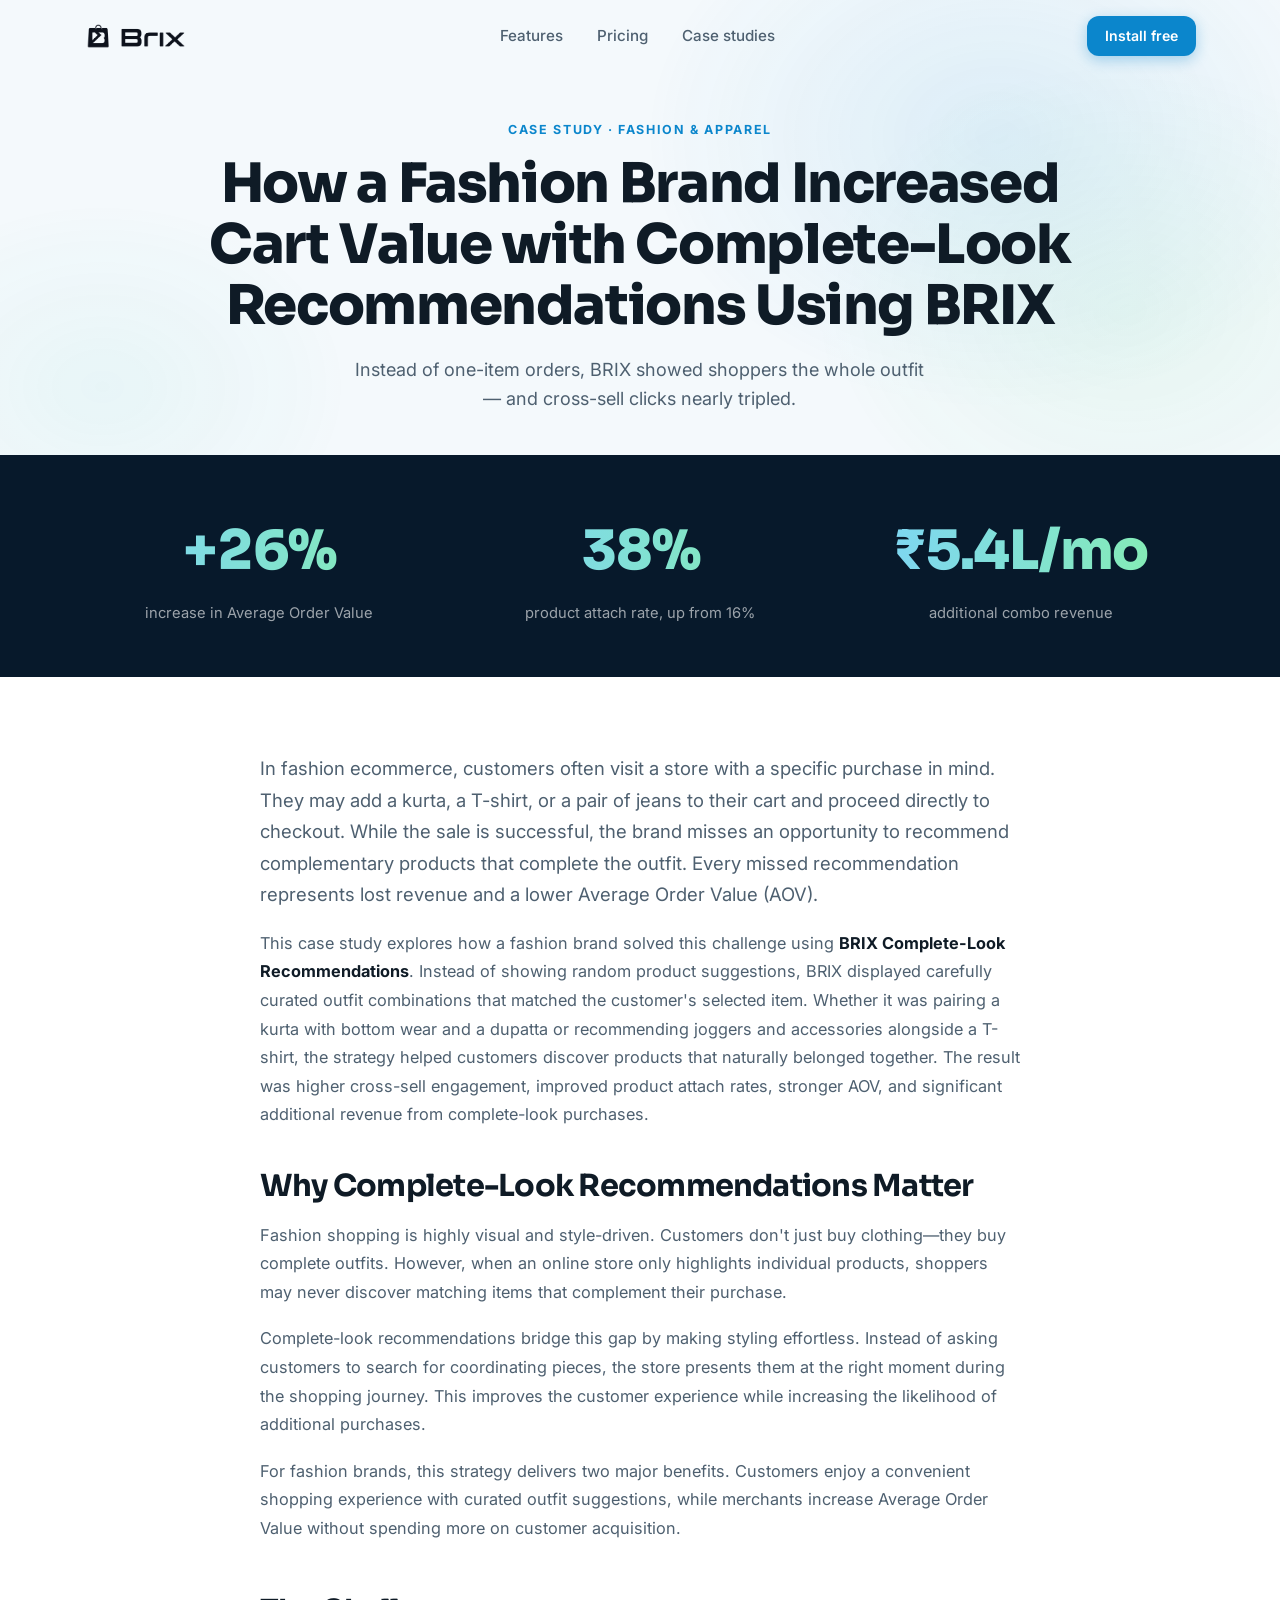
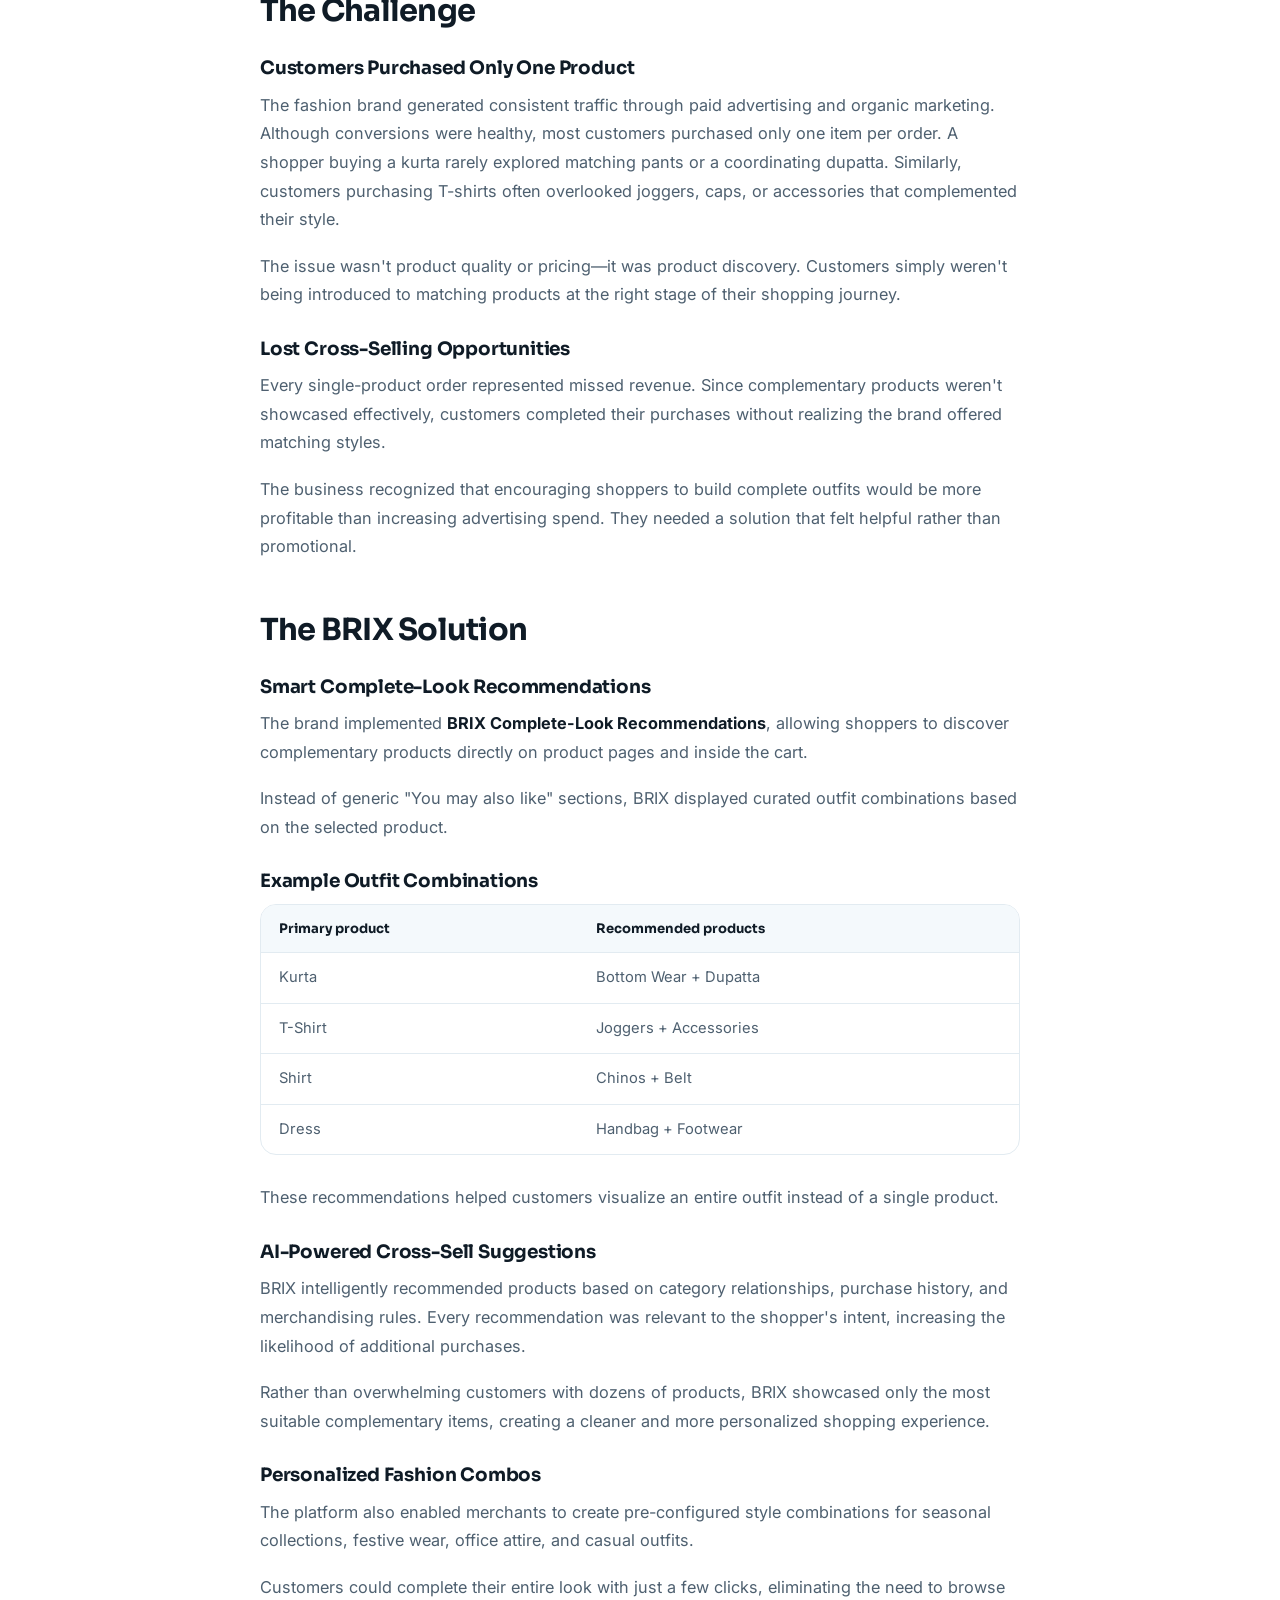
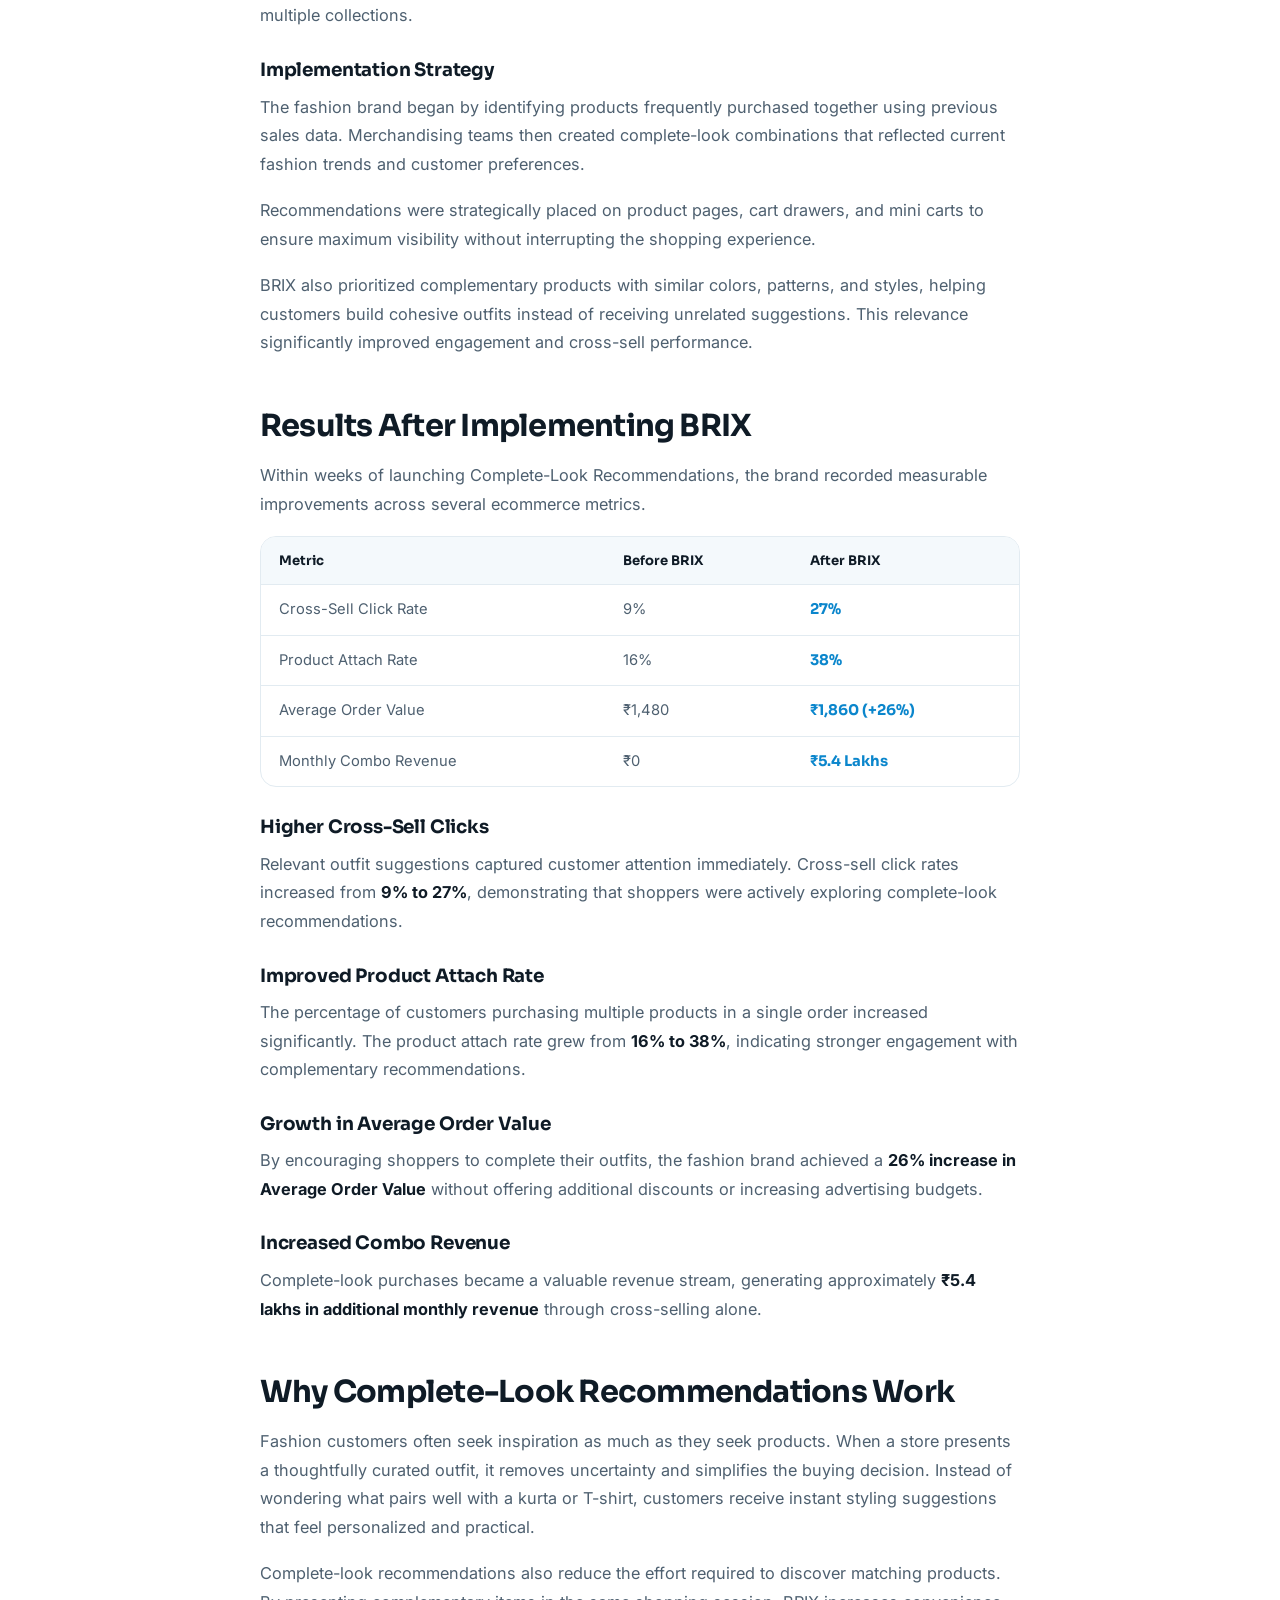
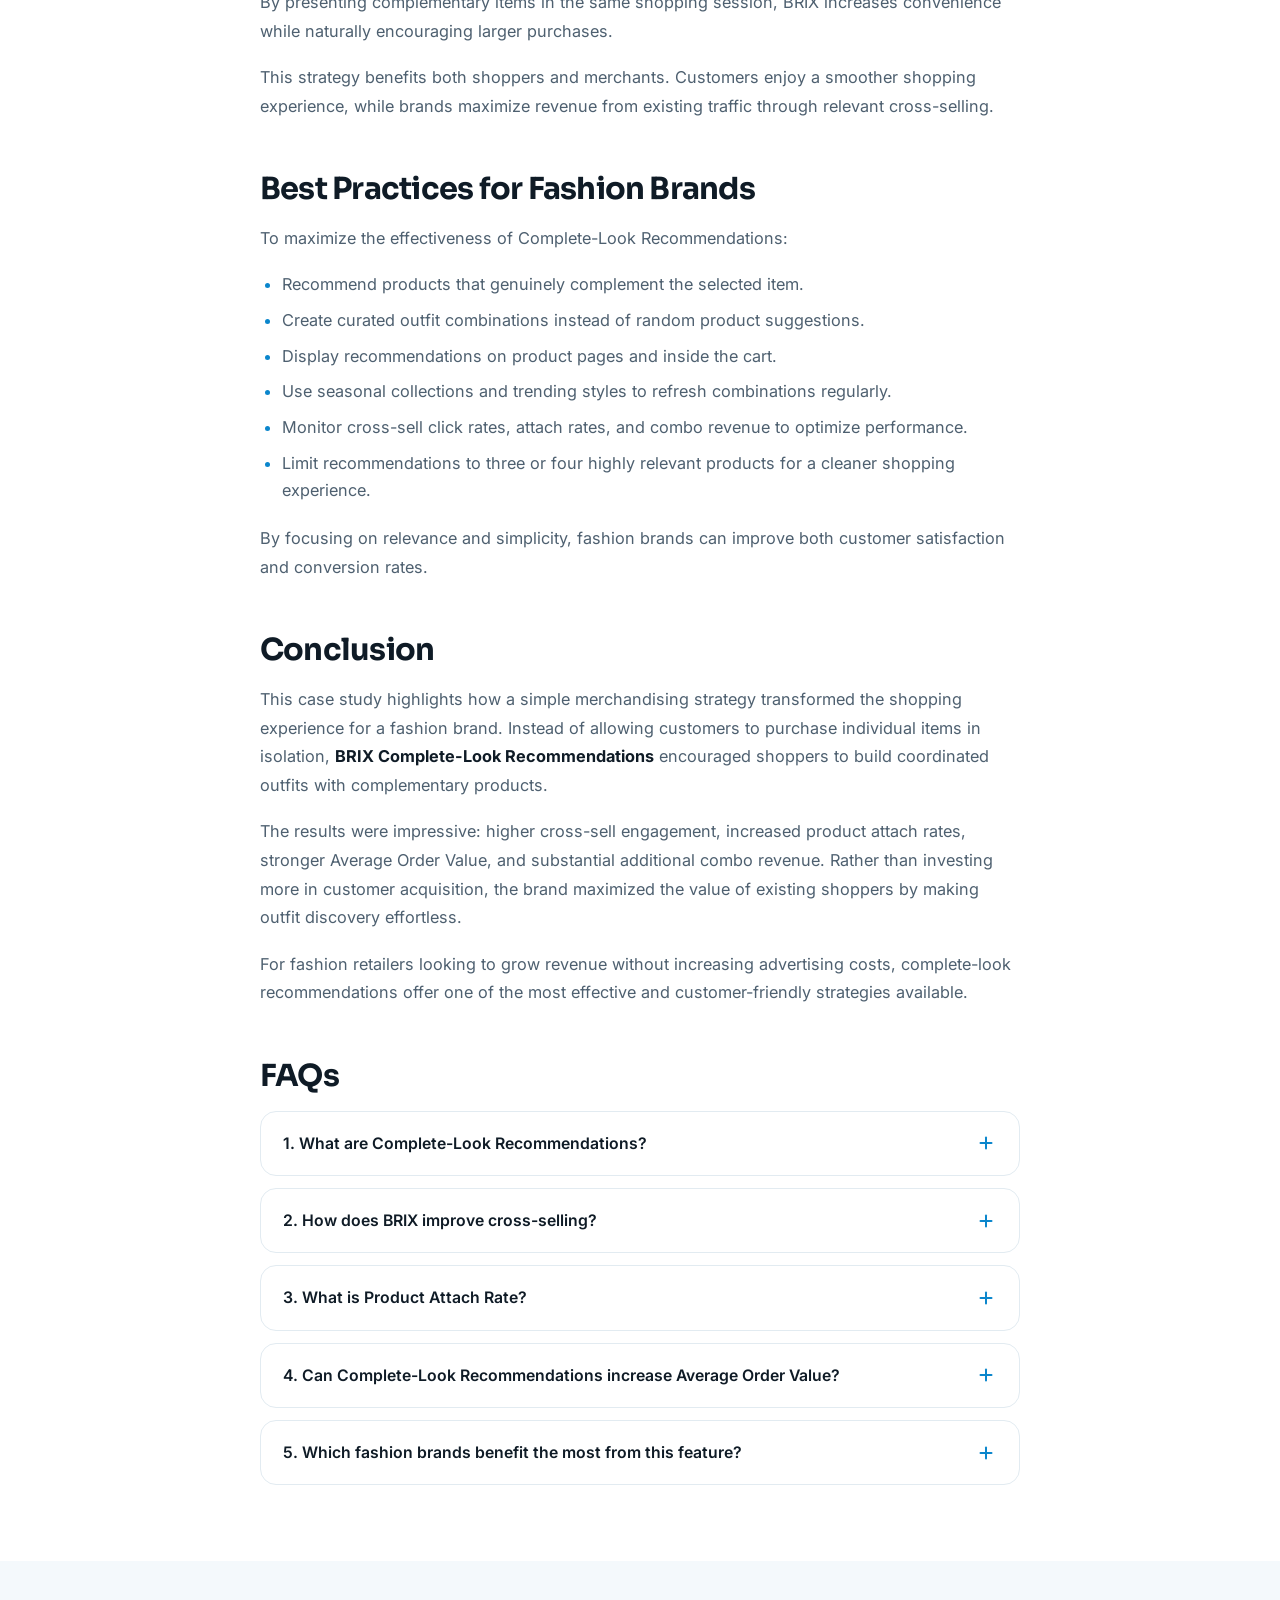
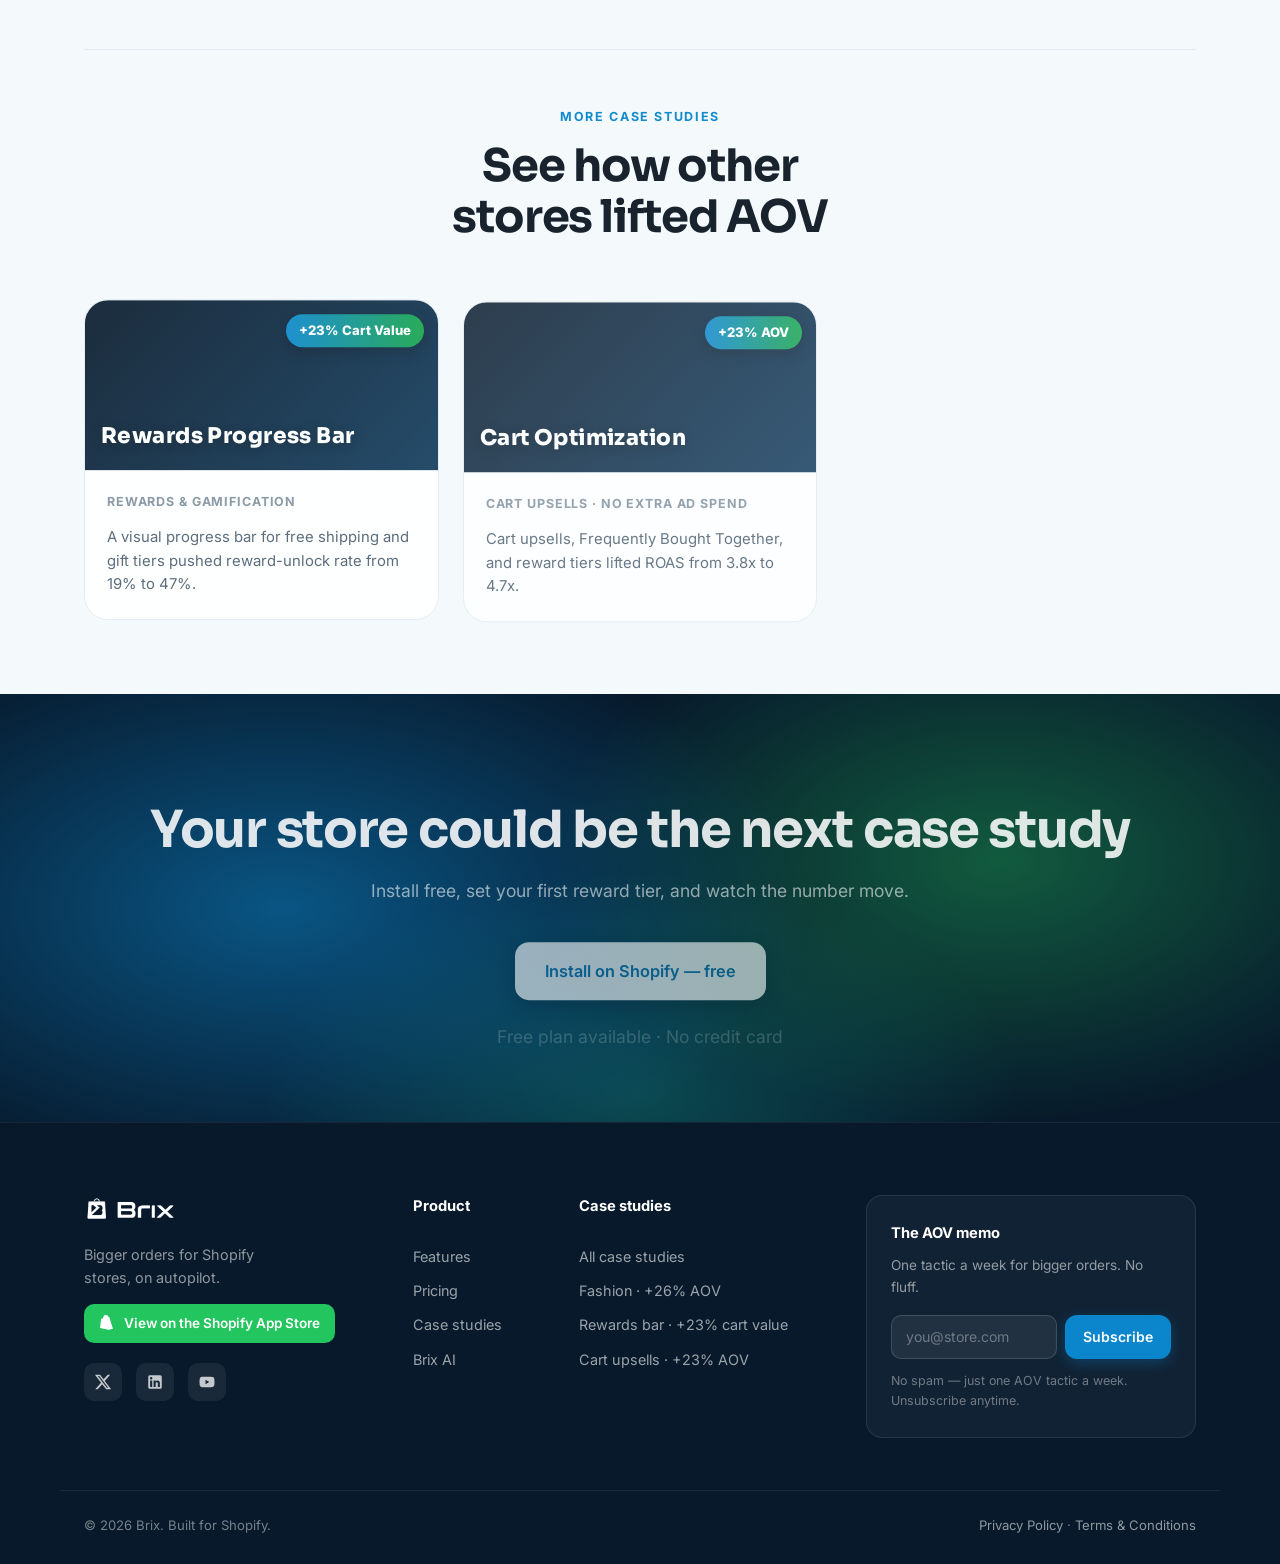
<file: case-study-complete-look-recommendations.html>
<!DOCTYPE html>
<html lang="en">
<head>
  <meta charset="UTF-8">
  <meta name="viewport" content="width=device-width, initial-scale=1.0">
  <title>How a Fashion Brand Increased Cart Value with Complete-Look Recommendations — Brix Case Study</title>
  <meta name="description" content="A fashion brand used BRIX Complete-Look Recommendations to turn single-item orders into full outfits, lifting AOV 26% and generating ₹5.4L in monthly combo revenue.">
  <link rel="preconnect" href="https://fonts.googleapis.com">
  <link rel="preconnect" href="https://fonts.gstatic.com" crossorigin>
  <link href="https://fonts.googleapis.com/css2?family=Sora:wght@600;700;800&family=Inter:wght@400;500;600;700&display=swap" rel="stylesheet">
  <link rel="stylesheet" href="css/styles.css?v=17">
  <link rel="icon" type="image/png" href="assets/favicon.png">
</head>
<body>

<header class="nav" id="nav">
  <div class="container nav-in">
    <a class="logo" href="index.html" aria-label="Brix home">
      <img class="logo-img" src="assets/brix-logo-dark.png" alt="Brix">
    </a>
    <nav class="nav-links" aria-label="Main">
      <a href="features.html">Features</a>
      <a href="pricing.html">Pricing</a>
      <a href="case-studies.html">Case studies</a>
    </nav>
    <div class="nav-actions">
      <a class="btn btn-primary btn-sm" href="index.html#install">Install free</a>
      <button class="nav-burger" id="navBurger" aria-label="Open menu" aria-expanded="false" aria-controls="navDrawer">
        <span></span><span></span><span></span>
      </button>
    </div>
  </div>
  <div class="nav-drawer" id="navDrawer">
    <a href="features.html">Features</a>
    <a href="pricing.html">Pricing</a>
    <a href="case-studies.html">Case studies</a>
    <a class="btn btn-primary" href="index.html#install">Install free</a>
  </div>
</header>

<main>

<section class="page-hero">
  <div class="hero-glow" aria-hidden="true"></div>
  <div class="container">
    <p class="eyebrow reveal" style="--d:.04s">Case study · Fashion &amp; apparel</p>
    <h1 class="reveal" style="--d:.06s">How a Fashion Brand Increased Cart Value with Complete-Look Recommendations Using BRIX</h1>
    <p class="hero-sub reveal" style="--d:.12s">Instead of one-item orders, BRIX showed shoppers the whole outfit — and cross-sell clicks nearly tripled.</p>
  </div>
</section>

<section class="stats-band">
  <div class="container stats-row">
    <div class="stat reveal">
      <b><span data-count="26" data-prefix="+" data-suffix="%">0</span></b>
      <small>increase in Average Order Value</small>
    </div>
    <div class="stat reveal" style="--d:.08s">
      <b><span data-count="38" data-suffix="%">0</span></b>
      <small>product attach rate, up from 16%</small>
    </div>
    <div class="stat reveal" style="--d:.16s">
      <b><span data-count="5.4" data-prefix="₹" data-suffix="L/mo">0</span></b>
      <small>additional combo revenue</small>
    </div>
  </div>
</section>

<section class="section">
  <div class="container">
    <article class="cs-article">

      <p class="cs-lede reveal">In fashion ecommerce, customers often visit a store with a specific purchase in mind. They may add a kurta, a T-shirt, or a pair of jeans to their cart and proceed directly to checkout. While the sale is successful, the brand misses an opportunity to recommend complementary products that complete the outfit. Every missed recommendation represents lost revenue and a lower Average Order Value (AOV).</p>

      <p class="reveal">This case study explores how a fashion brand solved this challenge using <strong>BRIX Complete-Look Recommendations</strong>. Instead of showing random product suggestions, BRIX displayed carefully curated outfit combinations that matched the customer's selected item. Whether it was pairing a kurta with bottom wear and a dupatta or recommending joggers and accessories alongside a T-shirt, the strategy helped customers discover products that naturally belonged together. The result was higher cross-sell engagement, improved product attach rates, stronger AOV, and significant additional revenue from complete-look purchases.</p>

      <h2>Why Complete-Look Recommendations Matter</h2>
      <p>Fashion shopping is highly visual and style-driven. Customers don't just buy clothing—they buy complete outfits. However, when an online store only highlights individual products, shoppers may never discover matching items that complement their purchase.</p>
      <p>Complete-look recommendations bridge this gap by making styling effortless. Instead of asking customers to search for coordinating pieces, the store presents them at the right moment during the shopping journey. This improves the customer experience while increasing the likelihood of additional purchases.</p>
      <p>For fashion brands, this strategy delivers two major benefits. Customers enjoy a convenient shopping experience with curated outfit suggestions, while merchants increase Average Order Value without spending more on customer acquisition.</p>

      <h2>The Challenge</h2>
      <h3>Customers Purchased Only One Product</h3>
      <p>The fashion brand generated consistent traffic through paid advertising and organic marketing. Although conversions were healthy, most customers purchased only one item per order. A shopper buying a kurta rarely explored matching pants or a coordinating dupatta. Similarly, customers purchasing T-shirts often overlooked joggers, caps, or accessories that complemented their style.</p>
      <p>The issue wasn't product quality or pricing—it was product discovery. Customers simply weren't being introduced to matching products at the right stage of their shopping journey.</p>
      <h3>Lost Cross-Selling Opportunities</h3>
      <p>Every single-product order represented missed revenue. Since complementary products weren't showcased effectively, customers completed their purchases without realizing the brand offered matching styles.</p>
      <p>The business recognized that encouraging shoppers to build complete outfits would be more profitable than increasing advertising spend. They needed a solution that felt helpful rather than promotional.</p>

      <h2>The BRIX Solution</h2>
      <h3>Smart Complete-Look Recommendations</h3>
      <p>The brand implemented <strong>BRIX Complete-Look Recommendations</strong>, allowing shoppers to discover complementary products directly on product pages and inside the cart.</p>
      <p>Instead of generic "You may also like" sections, BRIX displayed curated outfit combinations based on the selected product.</p>

      <h3>Example Outfit Combinations</h3>
      <div class="cs-table-wrap">
        <table class="cs-table">
          <thead>
            <tr><th>Primary product</th><th>Recommended products</th></tr>
          </thead>
          <tbody>
            <tr><td>Kurta</td><td>Bottom Wear + Dupatta</td></tr>
            <tr><td>T-Shirt</td><td>Joggers + Accessories</td></tr>
            <tr><td>Shirt</td><td>Chinos + Belt</td></tr>
            <tr><td>Dress</td><td>Handbag + Footwear</td></tr>
          </tbody>
        </table>
      </div>
      <p>These recommendations helped customers visualize an entire outfit instead of a single product.</p>

      <h3>AI-Powered Cross-Sell Suggestions</h3>
      <p>BRIX intelligently recommended products based on category relationships, purchase history, and merchandising rules. Every recommendation was relevant to the shopper's intent, increasing the likelihood of additional purchases.</p>
      <p>Rather than overwhelming customers with dozens of products, BRIX showcased only the most suitable complementary items, creating a cleaner and more personalized shopping experience.</p>

      <h3>Personalized Fashion Combos</h3>
      <p>The platform also enabled merchants to create pre-configured style combinations for seasonal collections, festive wear, office attire, and casual outfits.</p>
      <p>Customers could complete their entire look with just a few clicks, eliminating the need to browse multiple collections.</p>

      <h3>Implementation Strategy</h3>
      <p>The fashion brand began by identifying products frequently purchased together using previous sales data. Merchandising teams then created complete-look combinations that reflected current fashion trends and customer preferences.</p>
      <p>Recommendations were strategically placed on product pages, cart drawers, and mini carts to ensure maximum visibility without interrupting the shopping experience.</p>
      <p>BRIX also prioritized complementary products with similar colors, patterns, and styles, helping customers build cohesive outfits instead of receiving unrelated suggestions. This relevance significantly improved engagement and cross-sell performance.</p>

      <h2>Results After Implementing BRIX</h2>
      <p>Within weeks of launching Complete-Look Recommendations, the brand recorded measurable improvements across several ecommerce metrics.</p>
      <div class="cs-table-wrap">
        <table class="cs-table">
          <thead>
            <tr><th>Metric</th><th>Before BRIX</th><th>After BRIX</th></tr>
          </thead>
          <tbody>
            <tr><td>Cross-Sell Click Rate</td><td>9%</td><td><strong>27%</strong></td></tr>
            <tr><td>Product Attach Rate</td><td>16%</td><td><strong>38%</strong></td></tr>
            <tr><td>Average Order Value</td><td>₹1,480</td><td><strong>₹1,860 (+26%)</strong></td></tr>
            <tr><td>Monthly Combo Revenue</td><td>₹0</td><td><strong>₹5.4 Lakhs</strong></td></tr>
          </tbody>
        </table>
      </div>

      <h3>Higher Cross-Sell Clicks</h3>
      <p>Relevant outfit suggestions captured customer attention immediately. Cross-sell click rates increased from <strong>9% to 27%</strong>, demonstrating that shoppers were actively exploring complete-look recommendations.</p>
      <h3>Improved Product Attach Rate</h3>
      <p>The percentage of customers purchasing multiple products in a single order increased significantly. The product attach rate grew from <strong>16% to 38%</strong>, indicating stronger engagement with complementary recommendations.</p>
      <h3>Growth in Average Order Value</h3>
      <p>By encouraging shoppers to complete their outfits, the fashion brand achieved a <strong>26% increase in Average Order Value</strong> without offering additional discounts or increasing advertising budgets.</p>
      <h3>Increased Combo Revenue</h3>
      <p>Complete-look purchases became a valuable revenue stream, generating approximately <strong>₹5.4 lakhs in additional monthly revenue</strong> through cross-selling alone.</p>

      <h2>Why Complete-Look Recommendations Work</h2>
      <p>Fashion customers often seek inspiration as much as they seek products. When a store presents a thoughtfully curated outfit, it removes uncertainty and simplifies the buying decision. Instead of wondering what pairs well with a kurta or T-shirt, customers receive instant styling suggestions that feel personalized and practical.</p>
      <p>Complete-look recommendations also reduce the effort required to discover matching products. By presenting complementary items in the same shopping session, BRIX increases convenience while naturally encouraging larger purchases.</p>
      <p>This strategy benefits both shoppers and merchants. Customers enjoy a smoother shopping experience, while brands maximize revenue from existing traffic through relevant cross-selling.</p>

      <h2>Best Practices for Fashion Brands</h2>
      <p>To maximize the effectiveness of Complete-Look Recommendations:</p>
      <ul>
        <li>Recommend products that genuinely complement the selected item.</li>
        <li>Create curated outfit combinations instead of random product suggestions.</li>
        <li>Display recommendations on product pages and inside the cart.</li>
        <li>Use seasonal collections and trending styles to refresh combinations regularly.</li>
        <li>Monitor cross-sell click rates, attach rates, and combo revenue to optimize performance.</li>
        <li>Limit recommendations to three or four highly relevant products for a cleaner shopping experience.</li>
      </ul>
      <p>By focusing on relevance and simplicity, fashion brands can improve both customer satisfaction and conversion rates.</p>

      <h2>Conclusion</h2>
      <p>This case study highlights how a simple merchandising strategy transformed the shopping experience for a fashion brand. Instead of allowing customers to purchase individual items in isolation, <strong>BRIX Complete-Look Recommendations</strong> encouraged shoppers to build coordinated outfits with complementary products.</p>
      <p>The results were impressive: higher cross-sell engagement, increased product attach rates, stronger Average Order Value, and substantial additional combo revenue. Rather than investing more in customer acquisition, the brand maximized the value of existing shoppers by making outfit discovery effortless.</p>
      <p>For fashion retailers looking to grow revenue without increasing advertising costs, complete-look recommendations offer one of the most effective and customer-friendly strategies available.</p>

      <h2 class="cs-faq-head">FAQs</h2>
      <div class="faq-list">
        <details class="faq-item">
          <summary>1. What are Complete-Look Recommendations?<span class="faq-ic"></span></summary>
          <p>Complete-Look Recommendations are curated product suggestions that help customers purchase matching fashion items to create a complete outfit.</p>
        </details>
        <details class="faq-item">
          <summary>2. How does BRIX improve cross-selling?<span class="faq-ic"></span></summary>
          <p>BRIX recommends highly relevant complementary products based on merchandising rules, customer behavior, and product relationships, making cross-selling more effective.</p>
        </details>
        <details class="faq-item">
          <summary>3. What is Product Attach Rate?<span class="faq-ic"></span></summary>
          <p>Product Attach Rate measures the percentage of orders that include additional complementary products alongside the primary purchase.</p>
        </details>
        <details class="faq-item">
          <summary>4. Can Complete-Look Recommendations increase Average Order Value?<span class="faq-ic"></span></summary>
          <p>Yes. By encouraging customers to purchase multiple coordinated items, brands can significantly increase Average Order Value without relying on discounts or additional advertising.</p>
        </details>
        <details class="faq-item">
          <summary>5. Which fashion brands benefit the most from this feature?<span class="faq-ic"></span></summary>
          <p>Brands selling ethnic wear, western wear, sportswear, kidswear, footwear, accessories, and lifestyle products can all benefit from Complete-Look Recommendations powered by BRIX.</p>
        </details>
      </div>

    </article>
  </div>
</section>

<section class="section section-soft">
  <div class="container">
    <div class="cs-related">
      <div class="section-head reveal">
        <p class="eyebrow">More case studies</p>
        <h2>See how other stores lifted AOV</h2>
      </div>
      <div class="cs-grid">
        <a class="cs-card reveal" href="case-study-rewards-progress-bar.html">
          <div class="cs-shot shot-2">
            <span class="cs-lift-tag">+23% Cart Value</span>
            <span class="cs-shot-name">Rewards Progress Bar</span>
          </div>
          <div class="cs-body">
            <p class="cs-niche">Rewards &amp; gamification</p>
            <blockquote>A visual progress bar for free shipping and gift tiers pushed reward-unlock rate from 19% to 47%.</blockquote>
          </div>
        </a>
        <a class="cs-card reveal" style="--d:.06s" href="case-study-aov-without-ad-spend.html">
          <div class="cs-shot shot-3">
            <span class="cs-lift-tag">+23% AOV</span>
            <span class="cs-shot-name">Cart Optimization</span>
          </div>
          <div class="cs-body">
            <p class="cs-niche">Cart upsells · no extra ad spend</p>
            <blockquote>Cart upsells, Frequently Bought Together, and reward tiers lifted ROAS from 3.8x to 4.7x.</blockquote>
          </div>
        </a>
      </div>
    </div>
  </div>
</section>

<section class="cta-final" id="install">
  <div class="cta-gradient" aria-hidden="true"></div>
  <div class="container cta-in">
    <h2 class="reveal">Your store could be the next case study</h2>
    <p class="reveal" style="--d:.08s">Install free, set your first reward tier, and watch the number move.</p>
    <a class="btn btn-white btn-lg reveal" style="--d:.16s" href="#" id="ctaInstall">Install on Shopify — free</a>
    <p class="cta-note reveal" style="--d:.24s">Free plan available · No credit card</p>
  </div>
</section>

</main>

<footer class="footer">
  <div class="container footer-grid">
    <div class="footer-brand">
      <a class="logo logo-light" href="index.html">
        <img class="logo-img" src="assets/brix-logo-light.png" alt="Brix">
      </a>
      <p>Bigger orders for Shopify stores, on autopilot.</p>
      <a class="footer-shopify" href="#" aria-label="View Brix on the Shopify App Store">
        <svg viewBox="0 0 24 24" width="16" height="16" fill="currentColor" aria-hidden="true"><path d="M15.34 3.03c-.09-.06-.19-.06-.31-.03l-.58.18c-.14-.4-.33-.83-.61-1.26C13.28.98 12.6.5 11.9.5h-.15c-.5-.62-1.13-.9-1.68-.88-1.05.03-2.09.79-2.94 2.13-.6.95-1.05 2.14-1.18 3.06l-2.1.65c-.62.2-.64.22-.72.8L1.5 19.44 14.29 22 21 20.55S15.42 3.09 15.34 3.03z"/></svg>
        View on the Shopify App Store
      </a>
      <div class="footer-social">
        <a href="#" aria-label="X (Twitter)"><svg viewBox="0 0 24 24" width="18" height="18" fill="currentColor"><path d="M18.24 2.25h3.31l-7.23 8.26 8.5 11.24h-6.66l-5.21-6.82L5 21.75H1.68l7.73-8.84L1.25 2.25h6.83l4.71 6.23zm-1.16 17.52h1.83L7.08 4.13H5.12z"/></svg></a>
        <a href="#" aria-label="LinkedIn"><svg viewBox="0 0 24 24" width="18" height="18" fill="currentColor"><path d="M19 3a2 2 0 0 1 2 2v14a2 2 0 0 1-2 2H5a2 2 0 0 1-2-2V5a2 2 0 0 1 2-2h14m-.5 15.5v-5.3a3.26 3.26 0 0 0-3.26-3.26c-.85 0-1.84.52-2.32 1.3v-1.11h-2.79v8.37h2.79v-4.93c0-.77.62-1.4 1.39-1.4a1.4 1.4 0 0 1 1.4 1.4v4.93h2.79M6.88 8.56a1.68 1.68 0 0 0 1.68-1.68c0-.93-.75-1.69-1.68-1.69a1.69 1.69 0 0 0-1.69 1.69c0 .93.76 1.68 1.69 1.68m1.39 9.94v-8.37H5.5v8.37h2.77z"/></svg></a>
        <a href="#" aria-label="YouTube"><svg viewBox="0 0 24 24" width="18" height="18" fill="currentColor"><path d="M10 15l5.19-3L10 9v6m11.56-7.83c.13.47.22 1.1.28 1.9.07.8.1 1.49.1 2.09L22 12c0 2.19-.16 3.8-.44 4.83-.25.9-.83 1.48-1.73 1.73-.47.13-1.33.22-2.65.28-1.3.07-2.49.1-3.59.1L12 19c-4.19 0-6.8-.16-7.83-.44-.9-.25-1.48-.83-1.73-1.73-.13-.47-.22-1.1-.28-1.9-.07-.8-.1-1.49-.1-2.09L2 12c0-2.19.16-3.8.44-4.83.25-.9.83-1.48 1.73-1.73.47-.13 1.33-.22 2.65-.28 1.3-.07 2.49-.1 3.59-.1L12 5c4.19 0 6.8.16 7.83.44.9.25 1.48.83 1.73 1.73z"/></svg></a>
      </div>
    </div>
    <div class="footer-col">
      <p class="footer-h">Product</p>
      <a href="features.html">Features</a>
      <a href="pricing.html">Pricing</a>
      <a href="case-studies.html">Case studies</a>
      <a href="features.html#ai-chat">Brix AI</a>
    </div>
    <div class="footer-col">
      <p class="footer-h">Case studies</p>
      <a href="case-studies.html">All case studies</a>
      <a href="case-study-complete-look-recommendations.html">Fashion · +26% AOV</a>
      <a href="case-study-rewards-progress-bar.html">Rewards bar · +23% cart value</a>
      <a href="case-study-aov-without-ad-spend.html">Cart upsells · +23% AOV</a>
    </div>
    <div class="footer-news">
      <p class="footer-h">The AOV memo</p>
      <p class="footer-news-sub">One tactic a week for bigger orders. No fluff.</p>
      <form class="news-form" id="newsForm">
        <input type="email" placeholder="you@store.com" aria-label="Email address" required>
        <button class="btn btn-primary btn-sm" type="submit">Subscribe</button>
      </form>
      <p class="news-fine">No spam — just one AOV tactic a week. Unsubscribe anytime.</p>
      <p class="news-ok" id="newsOk">You’re in. First memo lands Monday. ✓</p>
    </div>
  </div>
  <div class="container footer-base">
    <span>© 2026 Brix. Built for Shopify.</span>
    <span class="footer-legal"><a href="privacy.html">Privacy Policy</a> · <a href="terms.html">Terms &amp; Conditions</a></span>
  </div>
</footer>

<script src="js/vendor/gsap.min.js"></script>
<script src="js/vendor/ScrollTrigger.min.js"></script>
<script src="js/main.js?v=5"></script>
</body>
</html>
</file>
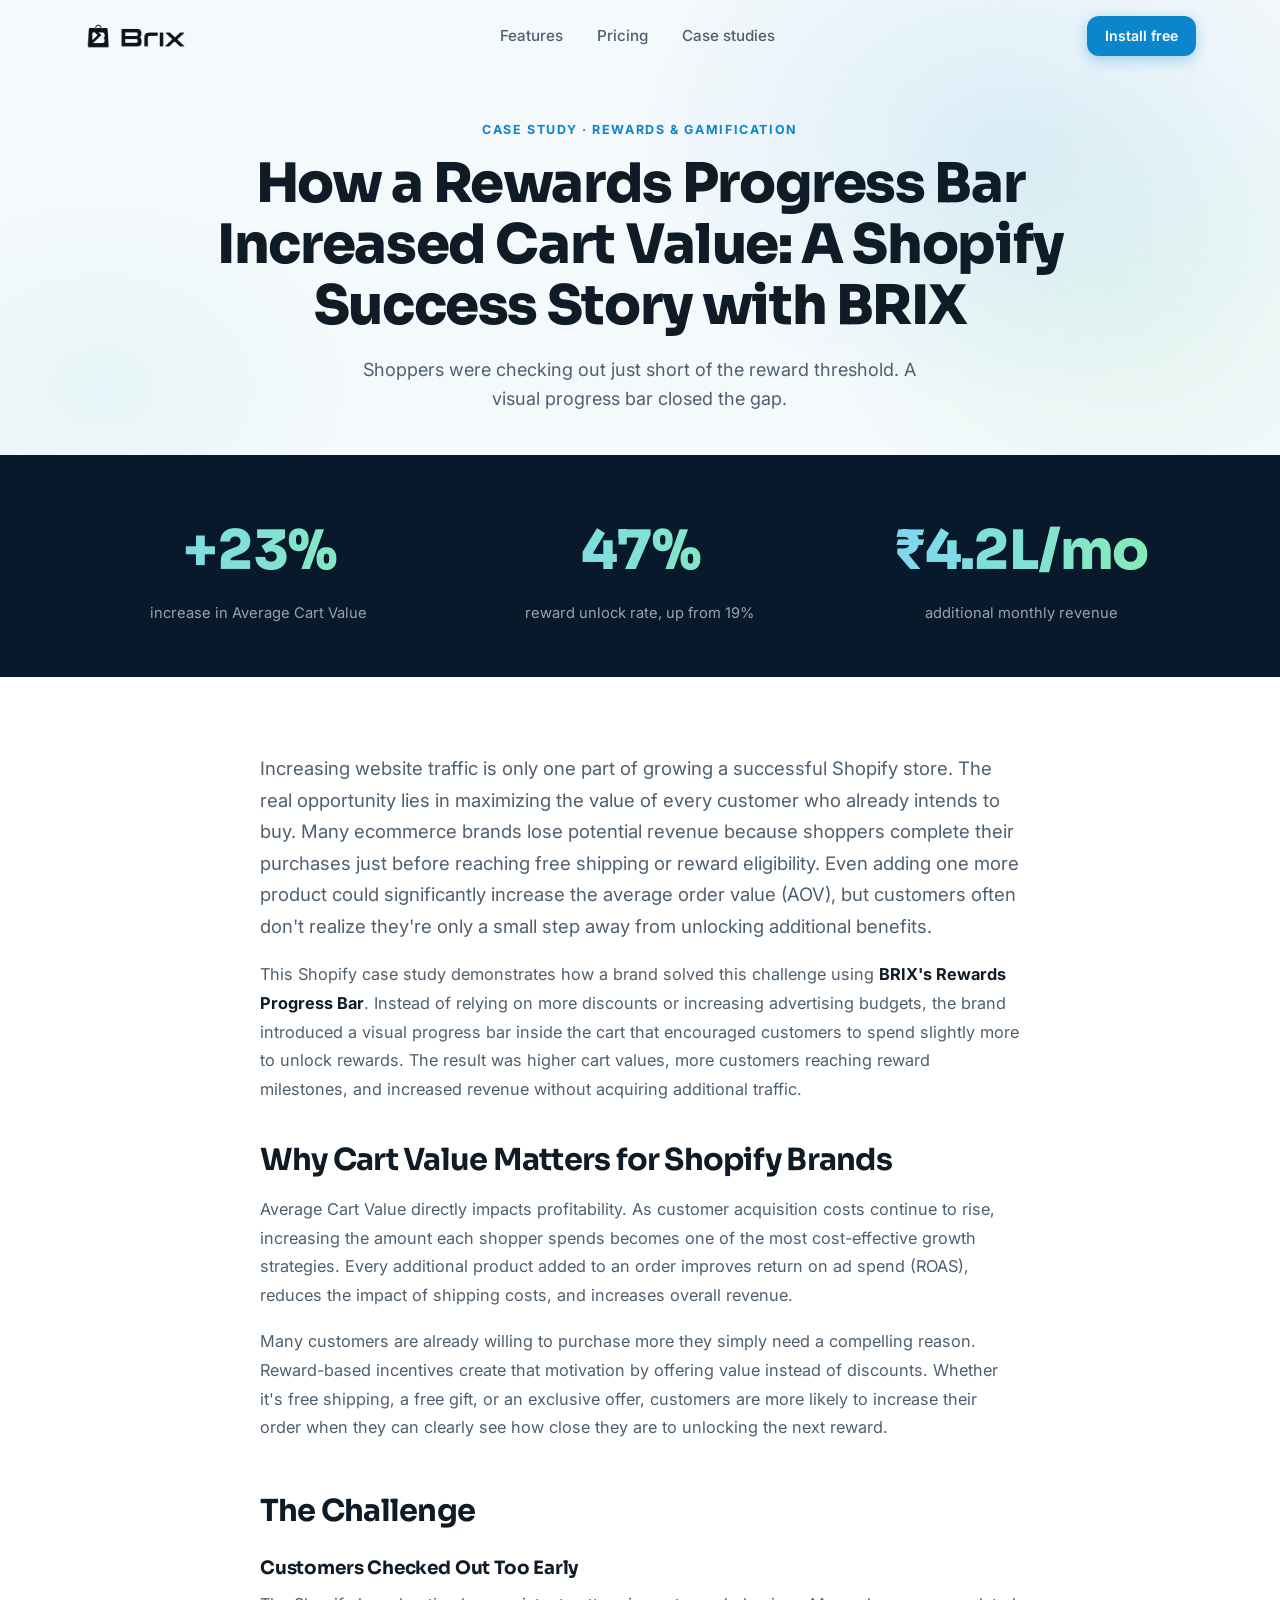
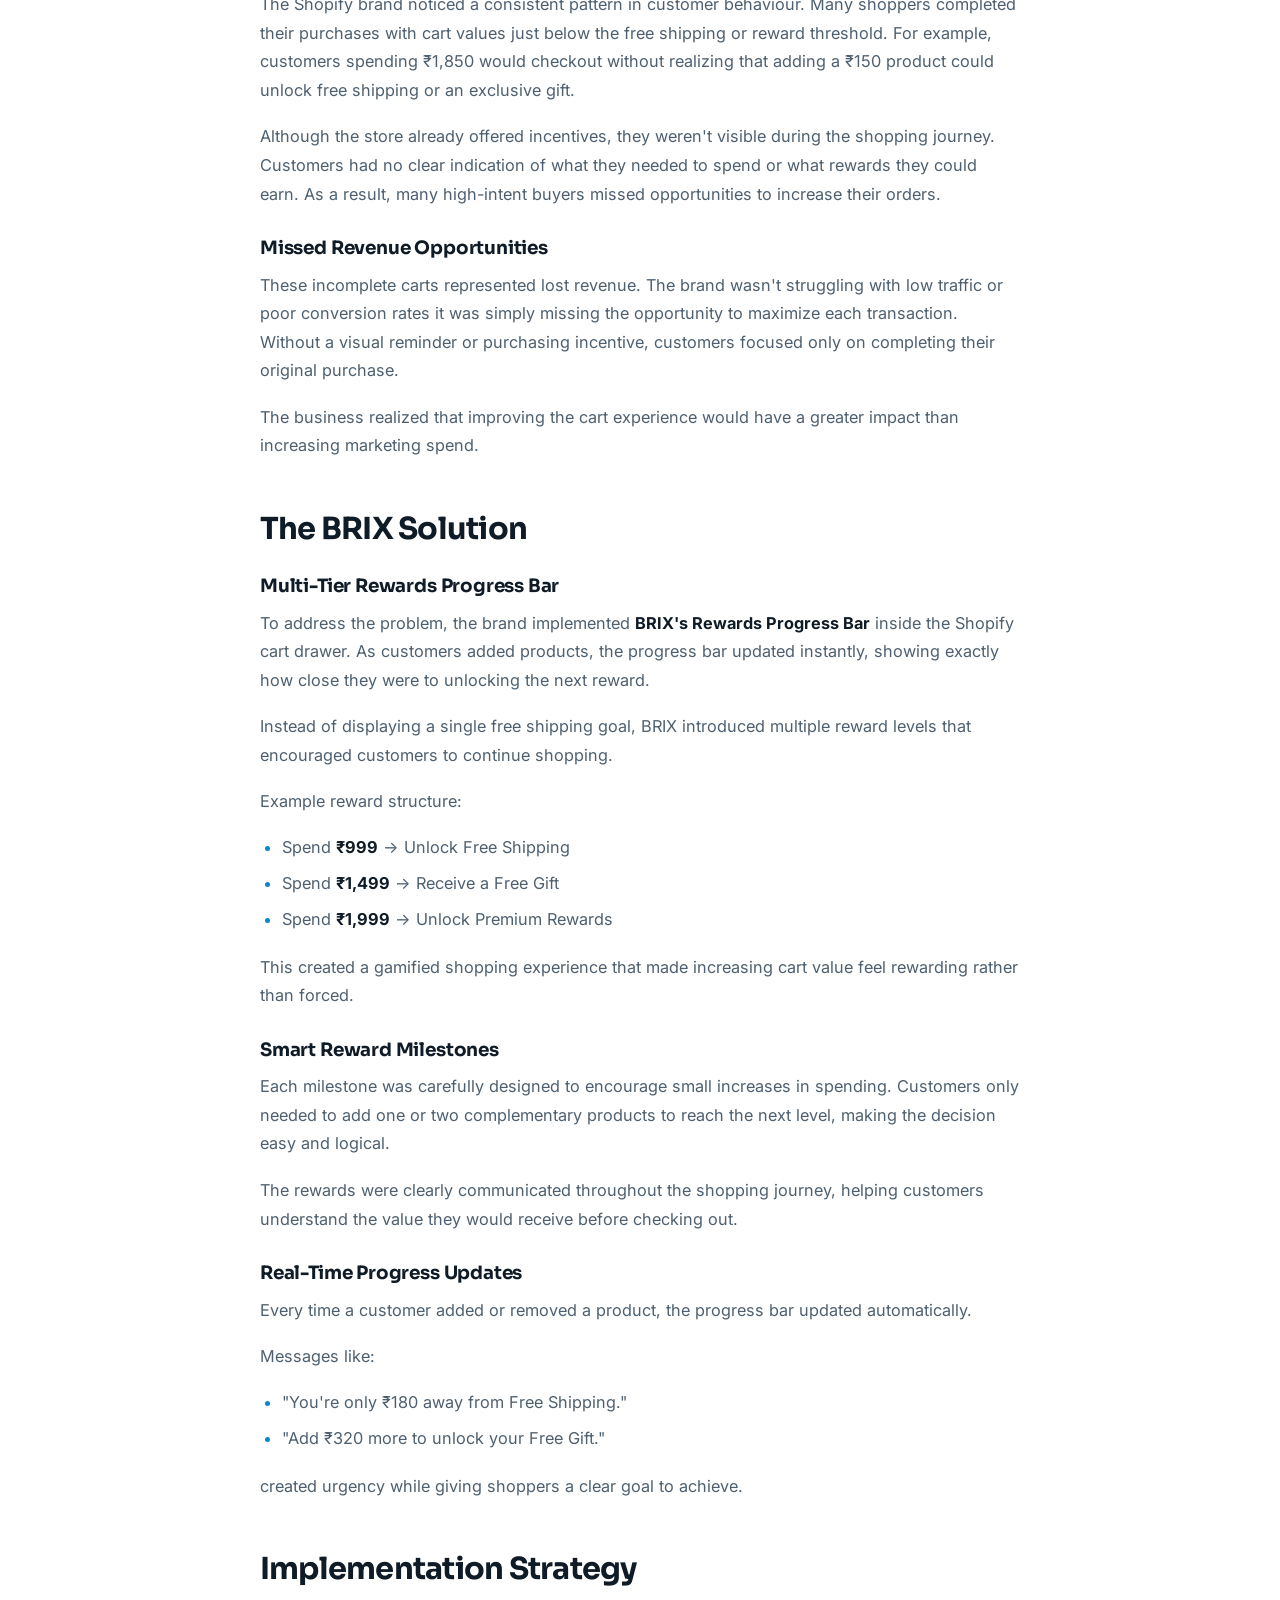
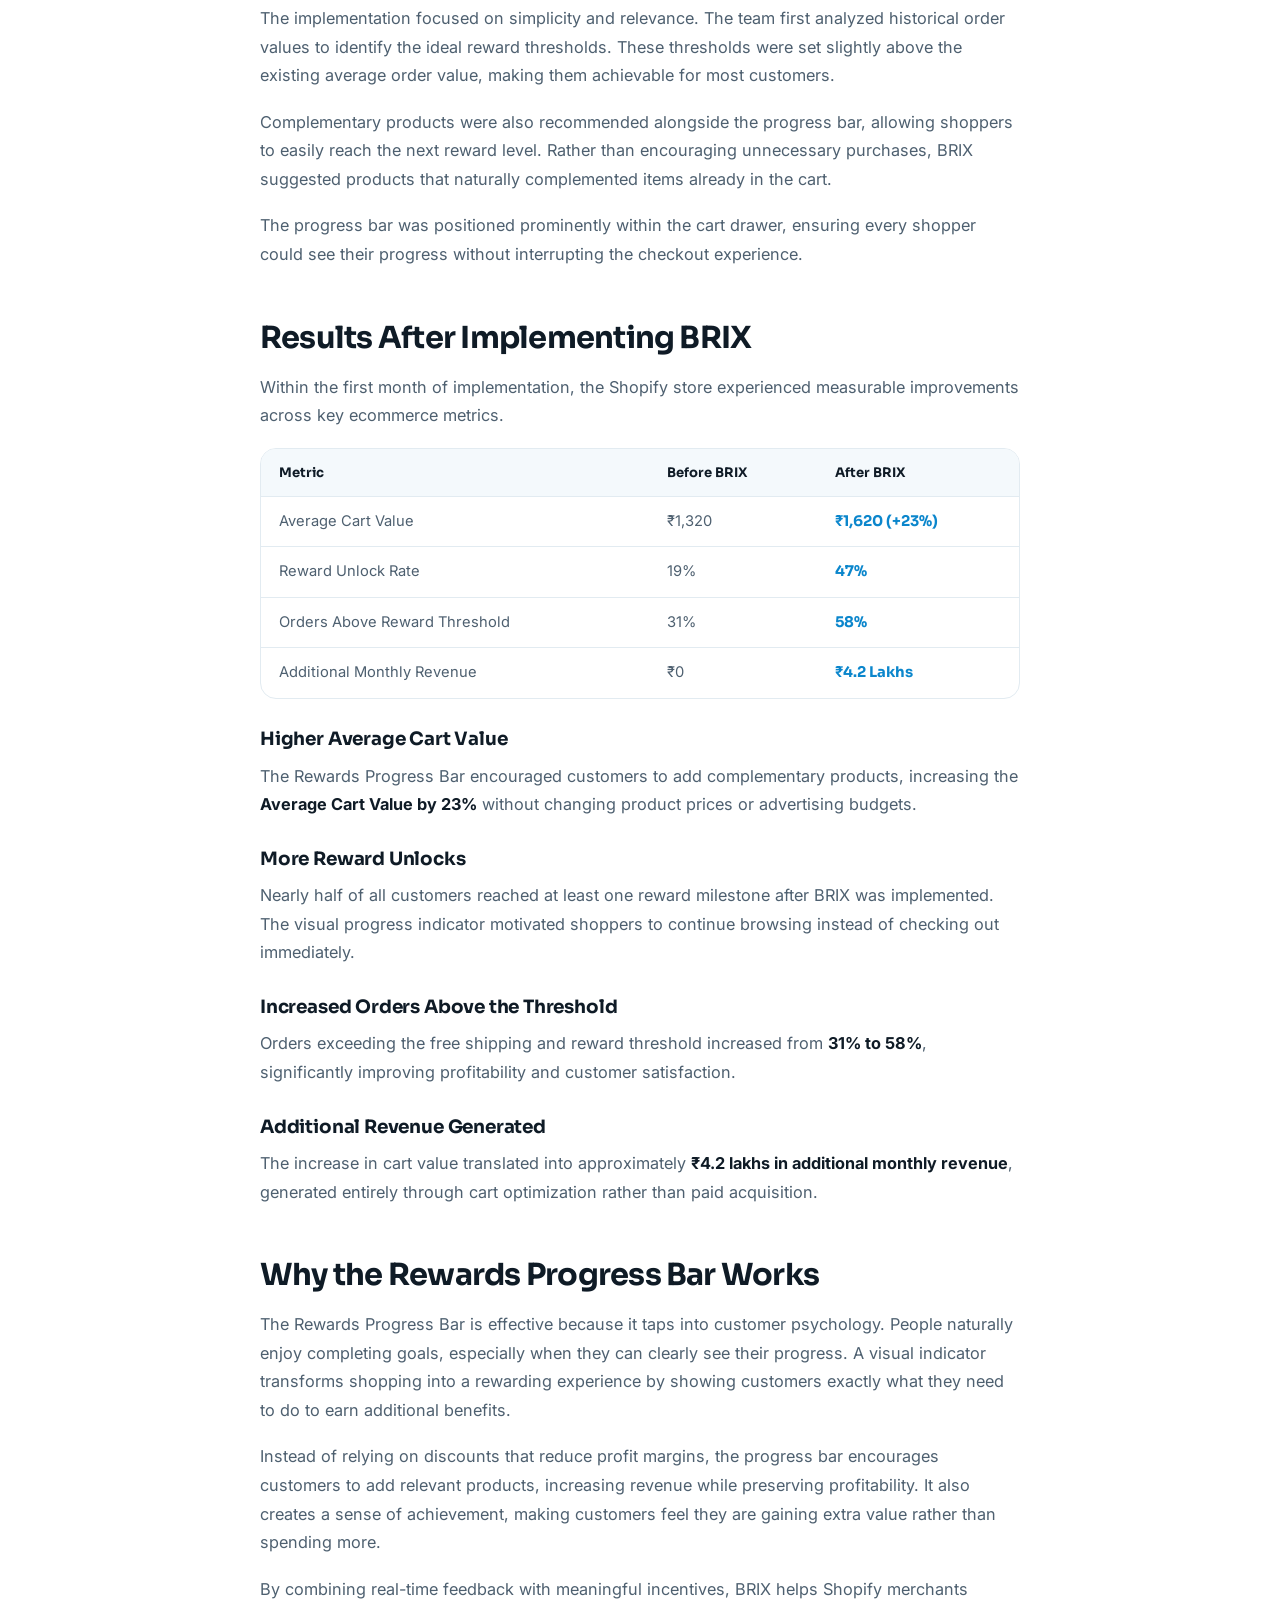
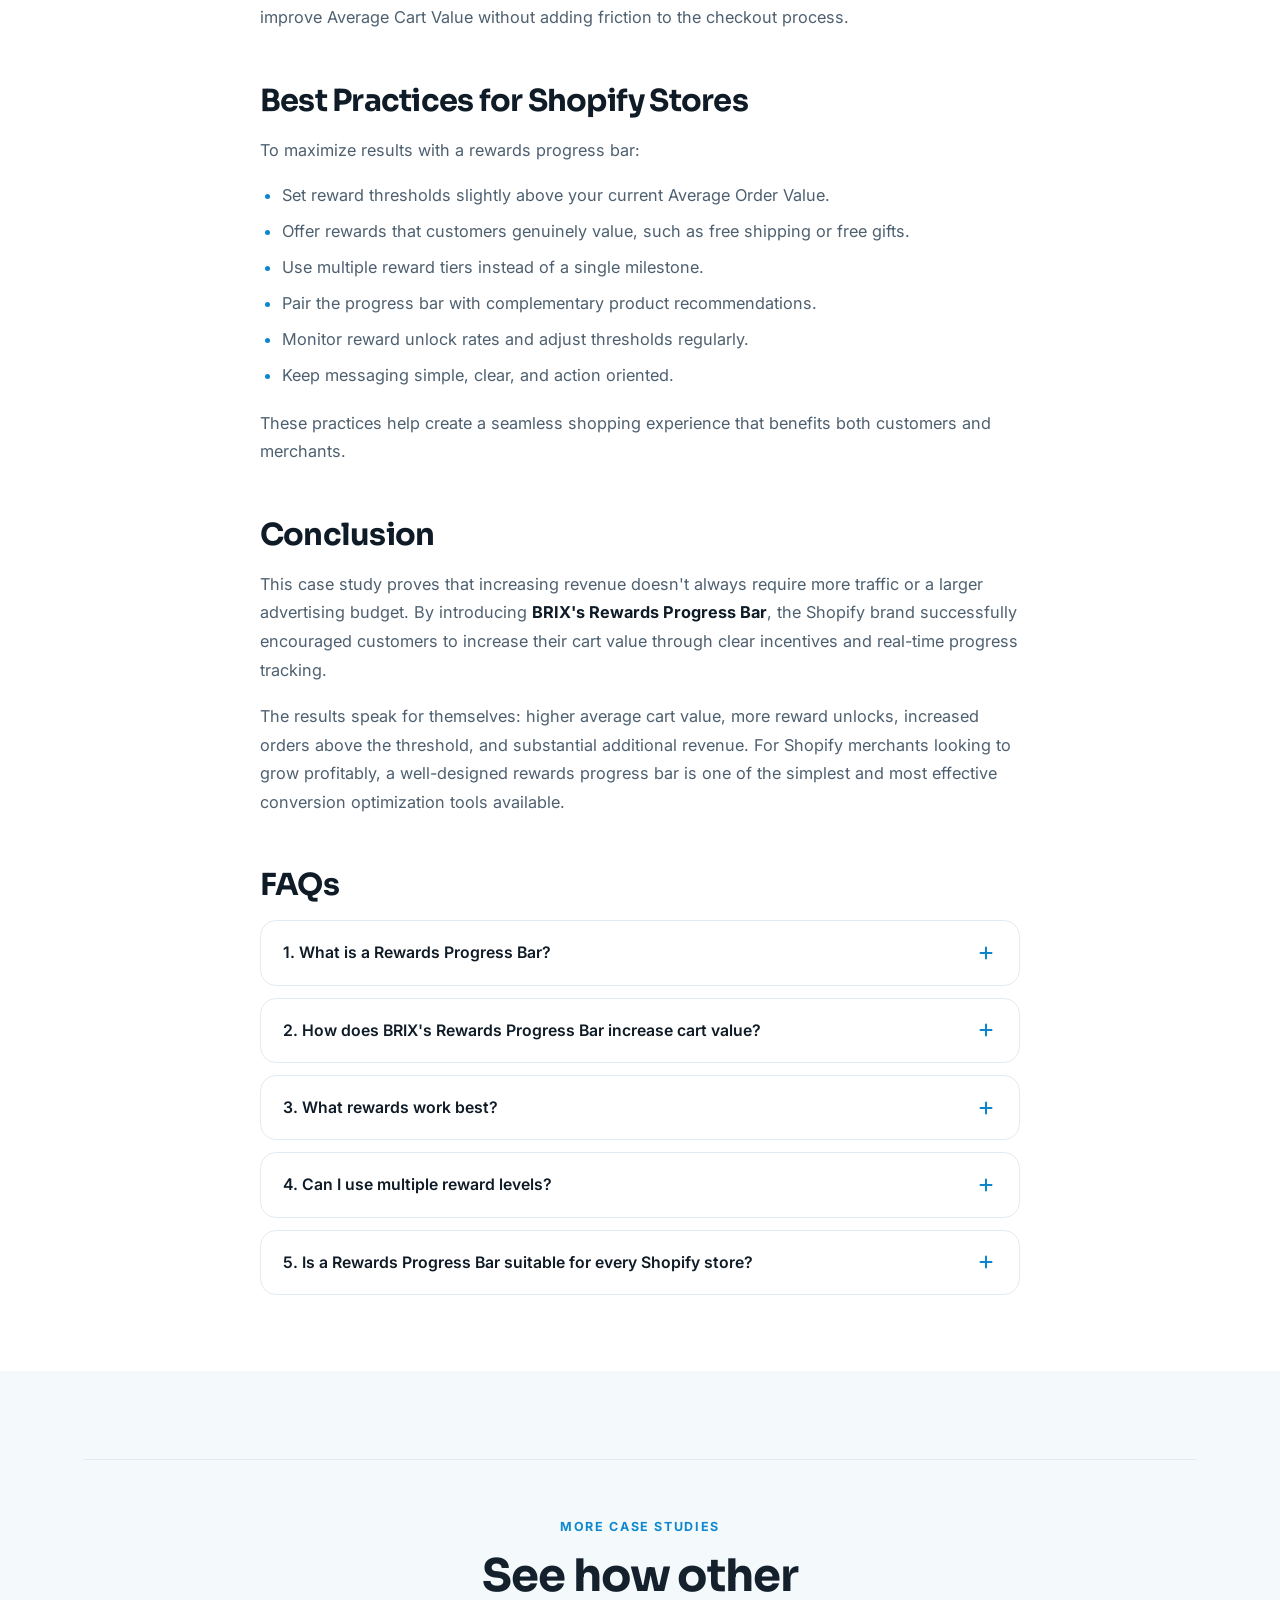
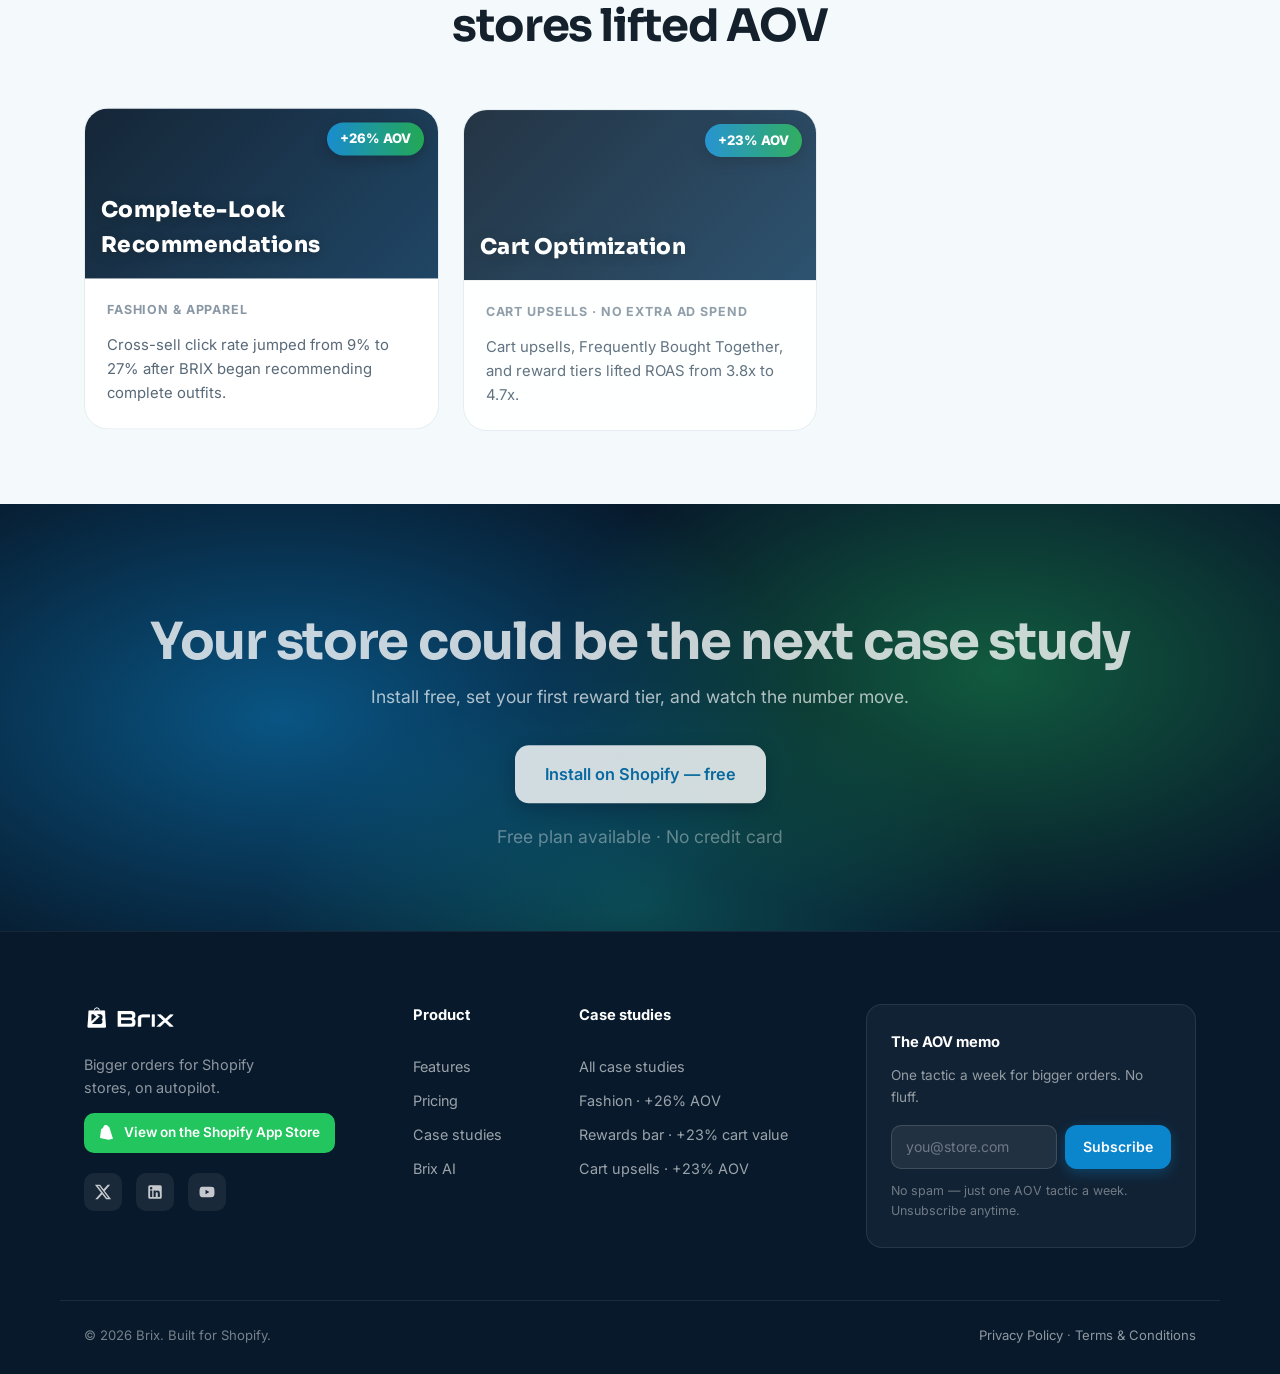
<file: case-study-rewards-progress-bar.html>
<!DOCTYPE html>
<html lang="en">
<head>
  <meta charset="UTF-8">
  <meta name="viewport" content="width=device-width, initial-scale=1.0">
  <title>How a Rewards Progress Bar Increased Cart Value — Brix Case Study</title>
  <meta name="description" content="A Shopify brand added BRIX's Rewards Progress Bar to its cart drawer and lifted average cart value 23%, with reward-unlock rate jumping from 19% to 47%.">
  <link rel="preconnect" href="https://fonts.googleapis.com">
  <link rel="preconnect" href="https://fonts.gstatic.com" crossorigin>
  <link href="https://fonts.googleapis.com/css2?family=Sora:wght@600;700;800&family=Inter:wght@400;500;600;700&display=swap" rel="stylesheet">
  <link rel="stylesheet" href="css/styles.css?v=17">
  <link rel="icon" type="image/png" href="assets/favicon.png">
</head>
<body>

<header class="nav" id="nav">
  <div class="container nav-in">
    <a class="logo" href="index.html" aria-label="Brix home">
      <img class="logo-img" src="assets/brix-logo-dark.png" alt="Brix">
    </a>
    <nav class="nav-links" aria-label="Main">
      <a href="features.html">Features</a>
      <a href="pricing.html">Pricing</a>
      <a href="case-studies.html">Case studies</a>
    </nav>
    <div class="nav-actions">
      <a class="btn btn-primary btn-sm" href="index.html#install">Install free</a>
      <button class="nav-burger" id="navBurger" aria-label="Open menu" aria-expanded="false" aria-controls="navDrawer">
        <span></span><span></span><span></span>
      </button>
    </div>
  </div>
  <div class="nav-drawer" id="navDrawer">
    <a href="features.html">Features</a>
    <a href="pricing.html">Pricing</a>
    <a href="case-studies.html">Case studies</a>
    <a class="btn btn-primary" href="index.html#install">Install free</a>
  </div>
</header>

<main>

<section class="page-hero">
  <div class="hero-glow" aria-hidden="true"></div>
  <div class="container">
    <p class="eyebrow reveal" style="--d:.04s">Case study · Rewards &amp; gamification</p>
    <h1 class="reveal" style="--d:.06s">How a Rewards Progress Bar Increased Cart Value: A Shopify Success Story with BRIX</h1>
    <p class="hero-sub reveal" style="--d:.12s">Shoppers were checking out just short of the reward threshold. A visual progress bar closed the gap.</p>
  </div>
</section>

<section class="stats-band">
  <div class="container stats-row">
    <div class="stat reveal">
      <b><span data-count="23" data-prefix="+" data-suffix="%">0</span></b>
      <small>increase in Average Cart Value</small>
    </div>
    <div class="stat reveal" style="--d:.08s">
      <b><span data-count="47" data-suffix="%">0</span></b>
      <small>reward unlock rate, up from 19%</small>
    </div>
    <div class="stat reveal" style="--d:.16s">
      <b><span data-count="4.2" data-prefix="₹" data-suffix="L/mo">0</span></b>
      <small>additional monthly revenue</small>
    </div>
  </div>
</section>

<section class="section">
  <div class="container">
    <article class="cs-article">

      <p class="cs-lede reveal">Increasing website traffic is only one part of growing a successful Shopify store. The real opportunity lies in maximizing the value of every customer who already intends to buy. Many ecommerce brands lose potential revenue because shoppers complete their purchases just before reaching free shipping or reward eligibility. Even adding one more product could significantly increase the average order value (AOV), but customers often don't realize they're only a small step away from unlocking additional benefits.</p>

      <p class="reveal">This Shopify case study demonstrates how a brand solved this challenge using <strong>BRIX's Rewards Progress Bar</strong>. Instead of relying on more discounts or increasing advertising budgets, the brand introduced a visual progress bar inside the cart that encouraged customers to spend slightly more to unlock rewards. The result was higher cart values, more customers reaching reward milestones, and increased revenue without acquiring additional traffic.</p>

      <h2>Why Cart Value Matters for Shopify Brands</h2>
      <p>Average Cart Value directly impacts profitability. As customer acquisition costs continue to rise, increasing the amount each shopper spends becomes one of the most cost-effective growth strategies. Every additional product added to an order improves return on ad spend (ROAS), reduces the impact of shipping costs, and increases overall revenue.</p>
      <p>Many customers are already willing to purchase more they simply need a compelling reason. Reward-based incentives create that motivation by offering value instead of discounts. Whether it's free shipping, a free gift, or an exclusive offer, customers are more likely to increase their order when they can clearly see how close they are to unlocking the next reward.</p>

      <h2>The Challenge</h2>
      <h3>Customers Checked Out Too Early</h3>
      <p>The Shopify brand noticed a consistent pattern in customer behaviour. Many shoppers completed their purchases with cart values just below the free shipping or reward threshold. For example, customers spending ₹1,850 would checkout without realizing that adding a ₹150 product could unlock free shipping or an exclusive gift.</p>
      <p>Although the store already offered incentives, they weren't visible during the shopping journey. Customers had no clear indication of what they needed to spend or what rewards they could earn. As a result, many high-intent buyers missed opportunities to increase their orders.</p>
      <h3>Missed Revenue Opportunities</h3>
      <p>These incomplete carts represented lost revenue. The brand wasn't struggling with low traffic or poor conversion rates it was simply missing the opportunity to maximize each transaction. Without a visual reminder or purchasing incentive, customers focused only on completing their original purchase.</p>
      <p>The business realized that improving the cart experience would have a greater impact than increasing marketing spend.</p>

      <h2>The BRIX Solution</h2>
      <h3>Multi-Tier Rewards Progress Bar</h3>
      <p>To address the problem, the brand implemented <strong>BRIX's Rewards Progress Bar</strong> inside the Shopify cart drawer. As customers added products, the progress bar updated instantly, showing exactly how close they were to unlocking the next reward.</p>
      <p>Instead of displaying a single free shipping goal, BRIX introduced multiple reward levels that encouraged customers to continue shopping.</p>
      <p>Example reward structure:</p>
      <ul>
        <li>Spend <strong>₹999</strong> → Unlock Free Shipping</li>
        <li>Spend <strong>₹1,499</strong> → Receive a Free Gift</li>
        <li>Spend <strong>₹1,999</strong> → Unlock Premium Rewards</li>
      </ul>
      <p>This created a gamified shopping experience that made increasing cart value feel rewarding rather than forced.</p>

      <h3>Smart Reward Milestones</h3>
      <p>Each milestone was carefully designed to encourage small increases in spending. Customers only needed to add one or two complementary products to reach the next level, making the decision easy and logical.</p>
      <p>The rewards were clearly communicated throughout the shopping journey, helping customers understand the value they would receive before checking out.</p>

      <h3>Real-Time Progress Updates</h3>
      <p>Every time a customer added or removed a product, the progress bar updated automatically.</p>
      <p>Messages like:</p>
      <ul>
        <li>"You're only ₹180 away from Free Shipping."</li>
        <li>"Add ₹320 more to unlock your Free Gift."</li>
      </ul>
      <p>created urgency while giving shoppers a clear goal to achieve.</p>

      <h2>Implementation Strategy</h2>
      <p>The implementation focused on simplicity and relevance. The team first analyzed historical order values to identify the ideal reward thresholds. These thresholds were set slightly above the existing average order value, making them achievable for most customers.</p>
      <p>Complementary products were also recommended alongside the progress bar, allowing shoppers to easily reach the next reward level. Rather than encouraging unnecessary purchases, BRIX suggested products that naturally complemented items already in the cart.</p>
      <p>The progress bar was positioned prominently within the cart drawer, ensuring every shopper could see their progress without interrupting the checkout experience.</p>

      <h2>Results After Implementing BRIX</h2>
      <p>Within the first month of implementation, the Shopify store experienced measurable improvements across key ecommerce metrics.</p>
      <div class="cs-table-wrap">
        <table class="cs-table">
          <thead>
            <tr><th>Metric</th><th>Before BRIX</th><th>After BRIX</th></tr>
          </thead>
          <tbody>
            <tr><td>Average Cart Value</td><td>₹1,320</td><td><strong>₹1,620 (+23%)</strong></td></tr>
            <tr><td>Reward Unlock Rate</td><td>19%</td><td><strong>47%</strong></td></tr>
            <tr><td>Orders Above Reward Threshold</td><td>31%</td><td><strong>58%</strong></td></tr>
            <tr><td>Additional Monthly Revenue</td><td>₹0</td><td><strong>₹4.2 Lakhs</strong></td></tr>
          </tbody>
        </table>
      </div>

      <h3>Higher Average Cart Value</h3>
      <p>The Rewards Progress Bar encouraged customers to add complementary products, increasing the <strong>Average Cart Value by 23%</strong> without changing product prices or advertising budgets.</p>
      <h3>More Reward Unlocks</h3>
      <p>Nearly half of all customers reached at least one reward milestone after BRIX was implemented. The visual progress indicator motivated shoppers to continue browsing instead of checking out immediately.</p>
      <h3>Increased Orders Above the Threshold</h3>
      <p>Orders exceeding the free shipping and reward threshold increased from <strong>31% to 58%</strong>, significantly improving profitability and customer satisfaction.</p>
      <h3>Additional Revenue Generated</h3>
      <p>The increase in cart value translated into approximately <strong>₹4.2 lakhs in additional monthly revenue</strong>, generated entirely through cart optimization rather than paid acquisition.</p>

      <h2>Why the Rewards Progress Bar Works</h2>
      <p>The Rewards Progress Bar is effective because it taps into customer psychology. People naturally enjoy completing goals, especially when they can clearly see their progress. A visual indicator transforms shopping into a rewarding experience by showing customers exactly what they need to do to earn additional benefits.</p>
      <p>Instead of relying on discounts that reduce profit margins, the progress bar encourages customers to add relevant products, increasing revenue while preserving profitability. It also creates a sense of achievement, making customers feel they are gaining extra value rather than spending more.</p>
      <p>By combining real-time feedback with meaningful incentives, BRIX helps Shopify merchants improve Average Cart Value without adding friction to the checkout process.</p>

      <h2>Best Practices for Shopify Stores</h2>
      <p>To maximize results with a rewards progress bar:</p>
      <ul>
        <li>Set reward thresholds slightly above your current Average Order Value.</li>
        <li>Offer rewards that customers genuinely value, such as free shipping or free gifts.</li>
        <li>Use multiple reward tiers instead of a single milestone.</li>
        <li>Pair the progress bar with complementary product recommendations.</li>
        <li>Monitor reward unlock rates and adjust thresholds regularly.</li>
        <li>Keep messaging simple, clear, and action oriented.</li>
      </ul>
      <p>These practices help create a seamless shopping experience that benefits both customers and merchants.</p>

      <h2>Conclusion</h2>
      <p>This case study proves that increasing revenue doesn't always require more traffic or a larger advertising budget. By introducing <strong>BRIX's Rewards Progress Bar</strong>, the Shopify brand successfully encouraged customers to increase their cart value through clear incentives and real-time progress tracking.</p>
      <p>The results speak for themselves: higher average cart value, more reward unlocks, increased orders above the threshold, and substantial additional revenue. For Shopify merchants looking to grow profitably, a well-designed rewards progress bar is one of the simplest and most effective conversion optimization tools available.</p>

      <h2 class="cs-faq-head">FAQs</h2>
      <div class="faq-list">
        <details class="faq-item">
          <summary>1. What is a Rewards Progress Bar?<span class="faq-ic"></span></summary>
          <p>A Rewards Progress Bar is a visual indicator that shows customers how close they are to unlocking rewards such as free shipping, gifts, or exclusive discounts.</p>
        </details>
        <details class="faq-item">
          <summary>2. How does BRIX's Rewards Progress Bar increase cart value?<span class="faq-ic"></span></summary>
          <p>It motivates customers to add complementary products by displaying real-time progress toward reward milestones, encouraging larger purchases.</p>
        </details>
        <details class="faq-item">
          <summary>3. What rewards work best?<span class="faq-ic"></span></summary>
          <p>Free shipping, free gifts, exclusive discounts, loyalty points, and premium offers typically deliver the highest engagement.</p>
        </details>
        <details class="faq-item">
          <summary>4. Can I use multiple reward levels?<span class="faq-ic"></span></summary>
          <p>Yes. Multi-tier rewards often perform better because they give customers several achievable goals instead of just one.</p>
        </details>
        <details class="faq-item">
          <summary>5. Is a Rewards Progress Bar suitable for every Shopify store?<span class="faq-ic"></span></summary>
          <p>Yes. Whether you sell fashion, beauty, supplements, electronics, or home products, a rewards progress bar can help increase Average Cart Value and improve the overall shopping experience.</p>
        </details>
      </div>

    </article>
  </div>
</section>

<section class="section section-soft">
  <div class="container">
    <div class="cs-related">
      <div class="section-head reveal">
        <p class="eyebrow">More case studies</p>
        <h2>See how other stores lifted AOV</h2>
      </div>
      <div class="cs-grid">
        <a class="cs-card reveal" href="case-study-complete-look-recommendations.html">
          <div class="cs-shot shot-1">
            <span class="cs-lift-tag">+26% AOV</span>
            <span class="cs-shot-name">Complete-Look Recommendations</span>
          </div>
          <div class="cs-body">
            <p class="cs-niche">Fashion &amp; apparel</p>
            <blockquote>Cross-sell click rate jumped from 9% to 27% after BRIX began recommending complete outfits.</blockquote>
          </div>
        </a>
        <a class="cs-card reveal" style="--d:.06s" href="case-study-aov-without-ad-spend.html">
          <div class="cs-shot shot-3">
            <span class="cs-lift-tag">+23% AOV</span>
            <span class="cs-shot-name">Cart Optimization</span>
          </div>
          <div class="cs-body">
            <p class="cs-niche">Cart upsells · no extra ad spend</p>
            <blockquote>Cart upsells, Frequently Bought Together, and reward tiers lifted ROAS from 3.8x to 4.7x.</blockquote>
          </div>
        </a>
      </div>
    </div>
  </div>
</section>

<section class="cta-final" id="install">
  <div class="cta-gradient" aria-hidden="true"></div>
  <div class="container cta-in">
    <h2 class="reveal">Your store could be the next case study</h2>
    <p class="reveal" style="--d:.08s">Install free, set your first reward tier, and watch the number move.</p>
    <a class="btn btn-white btn-lg reveal" style="--d:.16s" href="#" id="ctaInstall">Install on Shopify — free</a>
    <p class="cta-note reveal" style="--d:.24s">Free plan available · No credit card</p>
  </div>
</section>

</main>

<footer class="footer">
  <div class="container footer-grid">
    <div class="footer-brand">
      <a class="logo logo-light" href="index.html">
        <img class="logo-img" src="assets/brix-logo-light.png" alt="Brix">
      </a>
      <p>Bigger orders for Shopify stores, on autopilot.</p>
      <a class="footer-shopify" href="#" aria-label="View Brix on the Shopify App Store">
        <svg viewBox="0 0 24 24" width="16" height="16" fill="currentColor" aria-hidden="true"><path d="M15.34 3.03c-.09-.06-.19-.06-.31-.03l-.58.18c-.14-.4-.33-.83-.61-1.26C13.28.98 12.6.5 11.9.5h-.15c-.5-.62-1.13-.9-1.68-.88-1.05.03-2.09.79-2.94 2.13-.6.95-1.05 2.14-1.18 3.06l-2.1.65c-.62.2-.64.22-.72.8L1.5 19.44 14.29 22 21 20.55S15.42 3.09 15.34 3.03z"/></svg>
        View on the Shopify App Store
      </a>
      <div class="footer-social">
        <a href="#" aria-label="X (Twitter)"><svg viewBox="0 0 24 24" width="18" height="18" fill="currentColor"><path d="M18.24 2.25h3.31l-7.23 8.26 8.5 11.24h-6.66l-5.21-6.82L5 21.75H1.68l7.73-8.84L1.25 2.25h6.83l4.71 6.23zm-1.16 17.52h1.83L7.08 4.13H5.12z"/></svg></a>
        <a href="#" aria-label="LinkedIn"><svg viewBox="0 0 24 24" width="18" height="18" fill="currentColor"><path d="M19 3a2 2 0 0 1 2 2v14a2 2 0 0 1-2 2H5a2 2 0 0 1-2-2V5a2 2 0 0 1 2-2h14m-.5 15.5v-5.3a3.26 3.26 0 0 0-3.26-3.26c-.85 0-1.84.52-2.32 1.3v-1.11h-2.79v8.37h2.79v-4.93c0-.77.62-1.4 1.39-1.4a1.4 1.4 0 0 1 1.4 1.4v4.93h2.79M6.88 8.56a1.68 1.68 0 0 0 1.68-1.68c0-.93-.75-1.69-1.68-1.69a1.69 1.69 0 0 0-1.69 1.69c0 .93.76 1.68 1.69 1.68m1.39 9.94v-8.37H5.5v8.37h2.77z"/></svg></a>
        <a href="#" aria-label="YouTube"><svg viewBox="0 0 24 24" width="18" height="18" fill="currentColor"><path d="M10 15l5.19-3L10 9v6m11.56-7.83c.13.47.22 1.1.28 1.9.07.8.1 1.49.1 2.09L22 12c0 2.19-.16 3.8-.44 4.83-.25.9-.83 1.48-1.73 1.73-.47.13-1.33.22-2.65.28-1.3.07-2.49.1-3.59.1L12 19c-4.19 0-6.8-.16-7.83-.44-.9-.25-1.48-.83-1.73-1.73-.13-.47-.22-1.1-.28-1.9-.07-.8-.1-1.49-.1-2.09L2 12c0-2.19.16-3.8.44-4.83.25-.9.83-1.48 1.73-1.73.47-.13 1.33-.22 2.65-.28 1.3-.07 2.49-.1 3.59-.1L12 5c4.19 0 6.8.16 7.83.44.9.25 1.48.83 1.73 1.73z"/></svg></a>
      </div>
    </div>
    <div class="footer-col">
      <p class="footer-h">Product</p>
      <a href="features.html">Features</a>
      <a href="pricing.html">Pricing</a>
      <a href="case-studies.html">Case studies</a>
      <a href="features.html#ai-chat">Brix AI</a>
    </div>
    <div class="footer-col">
      <p class="footer-h">Case studies</p>
      <a href="case-studies.html">All case studies</a>
      <a href="case-study-complete-look-recommendations.html">Fashion · +26% AOV</a>
      <a href="case-study-rewards-progress-bar.html">Rewards bar · +23% cart value</a>
      <a href="case-study-aov-without-ad-spend.html">Cart upsells · +23% AOV</a>
    </div>
    <div class="footer-news">
      <p class="footer-h">The AOV memo</p>
      <p class="footer-news-sub">One tactic a week for bigger orders. No fluff.</p>
      <form class="news-form" id="newsForm">
        <input type="email" placeholder="you@store.com" aria-label="Email address" required>
        <button class="btn btn-primary btn-sm" type="submit">Subscribe</button>
      </form>
      <p class="news-fine">No spam — just one AOV tactic a week. Unsubscribe anytime.</p>
      <p class="news-ok" id="newsOk">You’re in. First memo lands Monday. ✓</p>
    </div>
  </div>
  <div class="container footer-base">
    <span>© 2026 Brix. Built for Shopify.</span>
    <span class="footer-legal"><a href="privacy.html">Privacy Policy</a> · <a href="terms.html">Terms &amp; Conditions</a></span>
  </div>
</footer>

<script src="js/vendor/gsap.min.js"></script>
<script src="js/vendor/ScrollTrigger.min.js"></script>
<script src="js/main.js?v=5"></script>
</body>
</html>
</file>
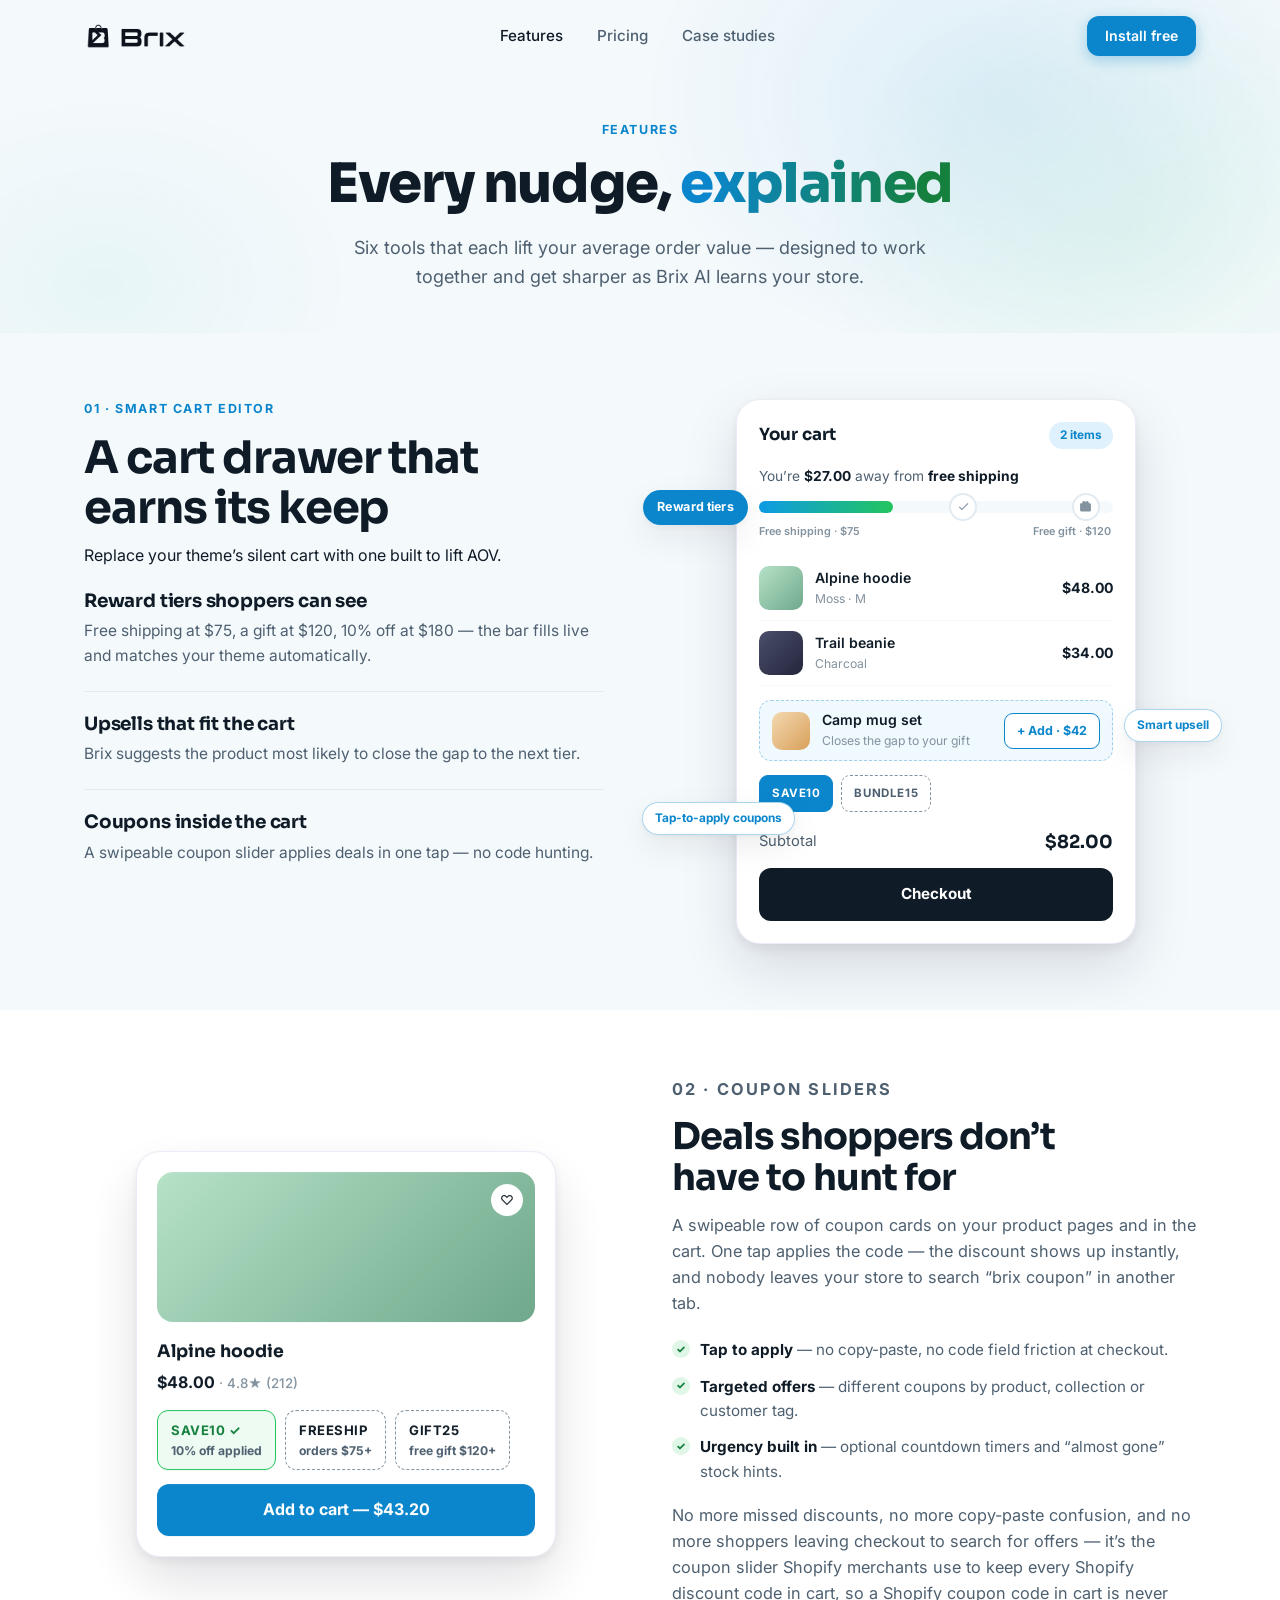
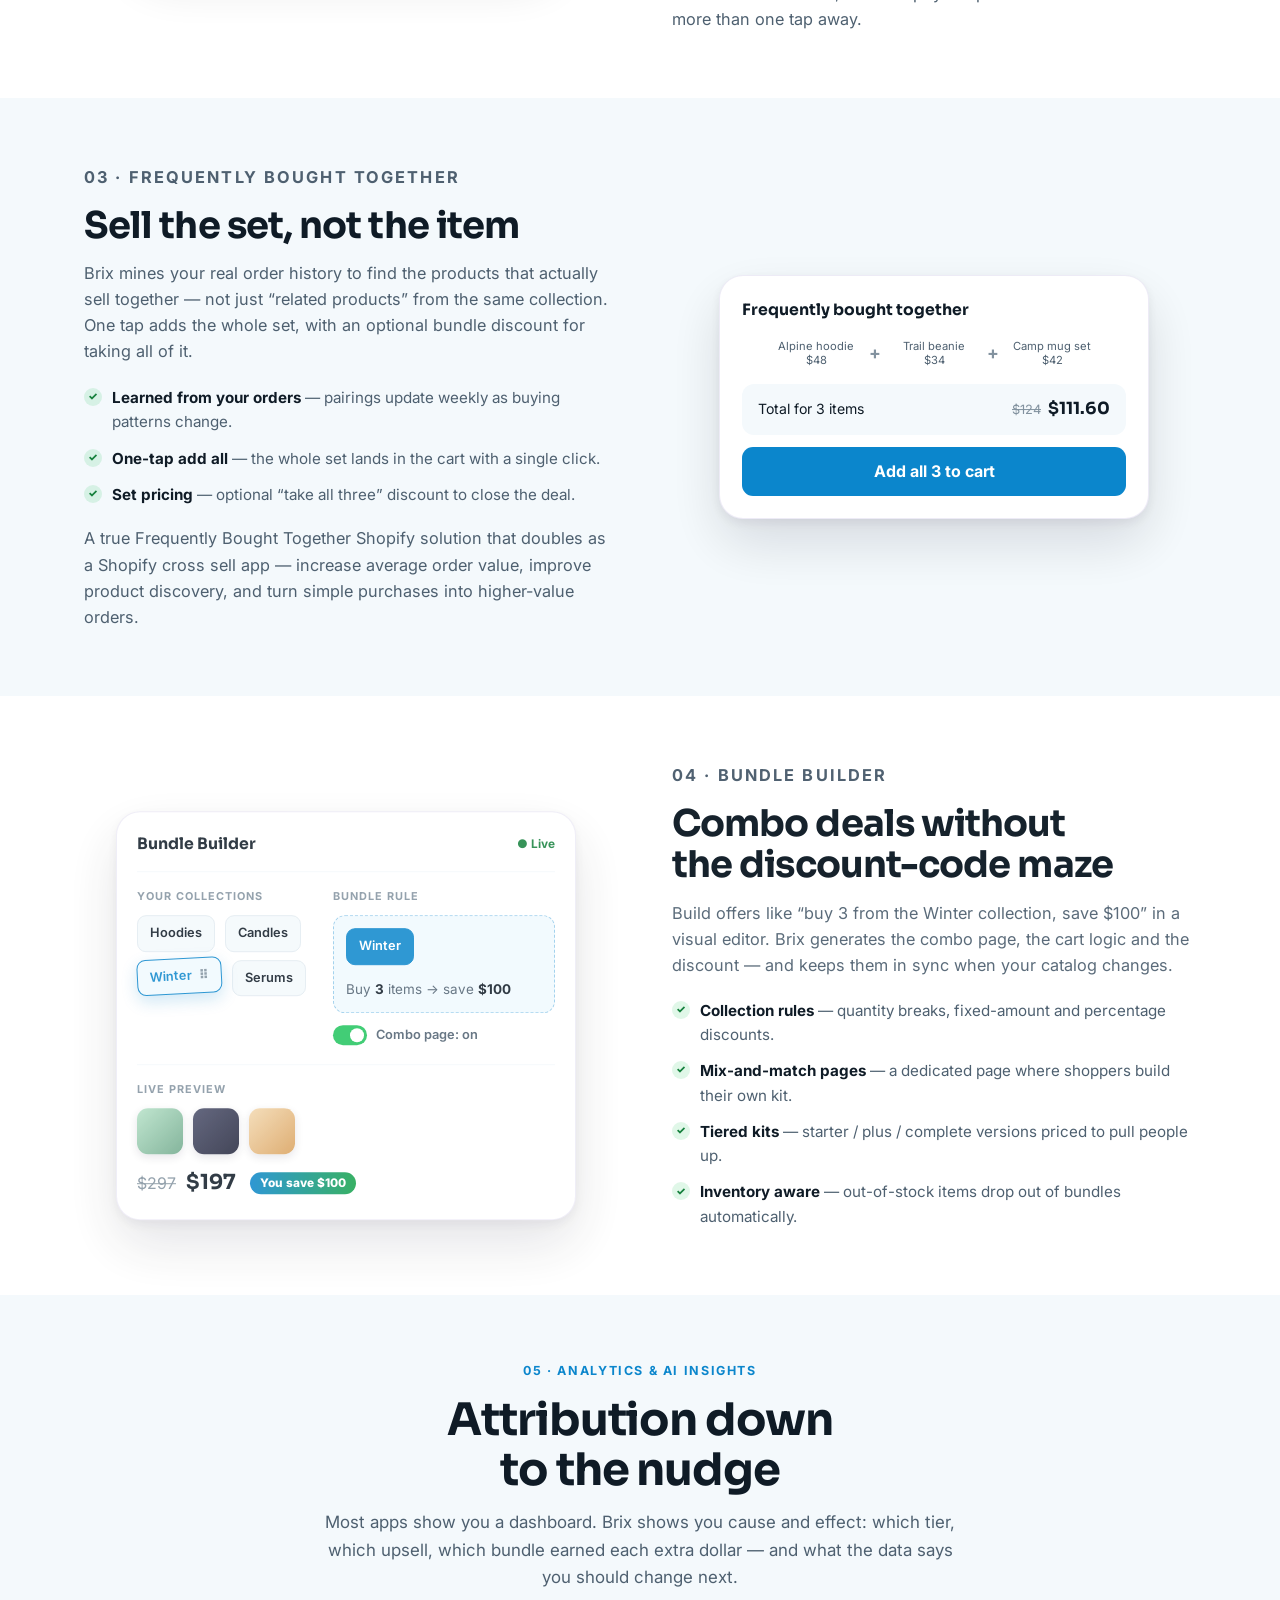
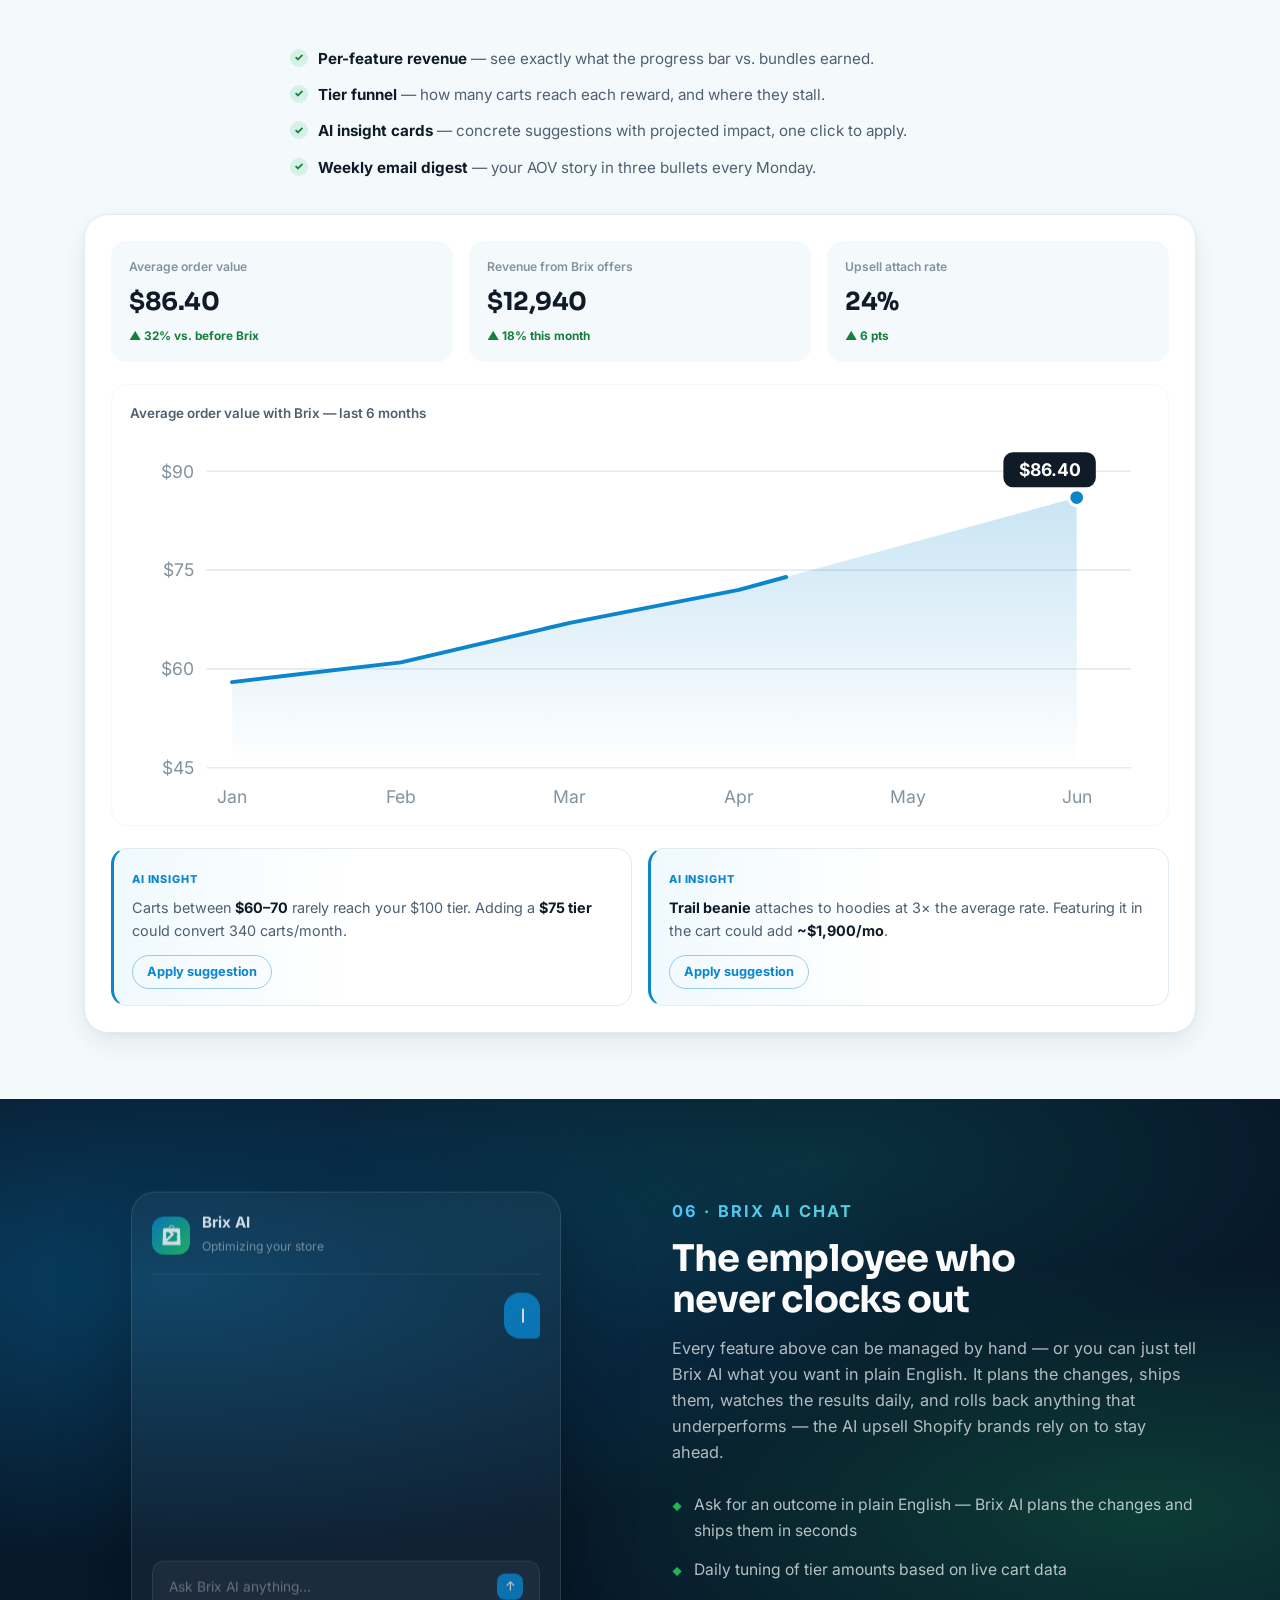
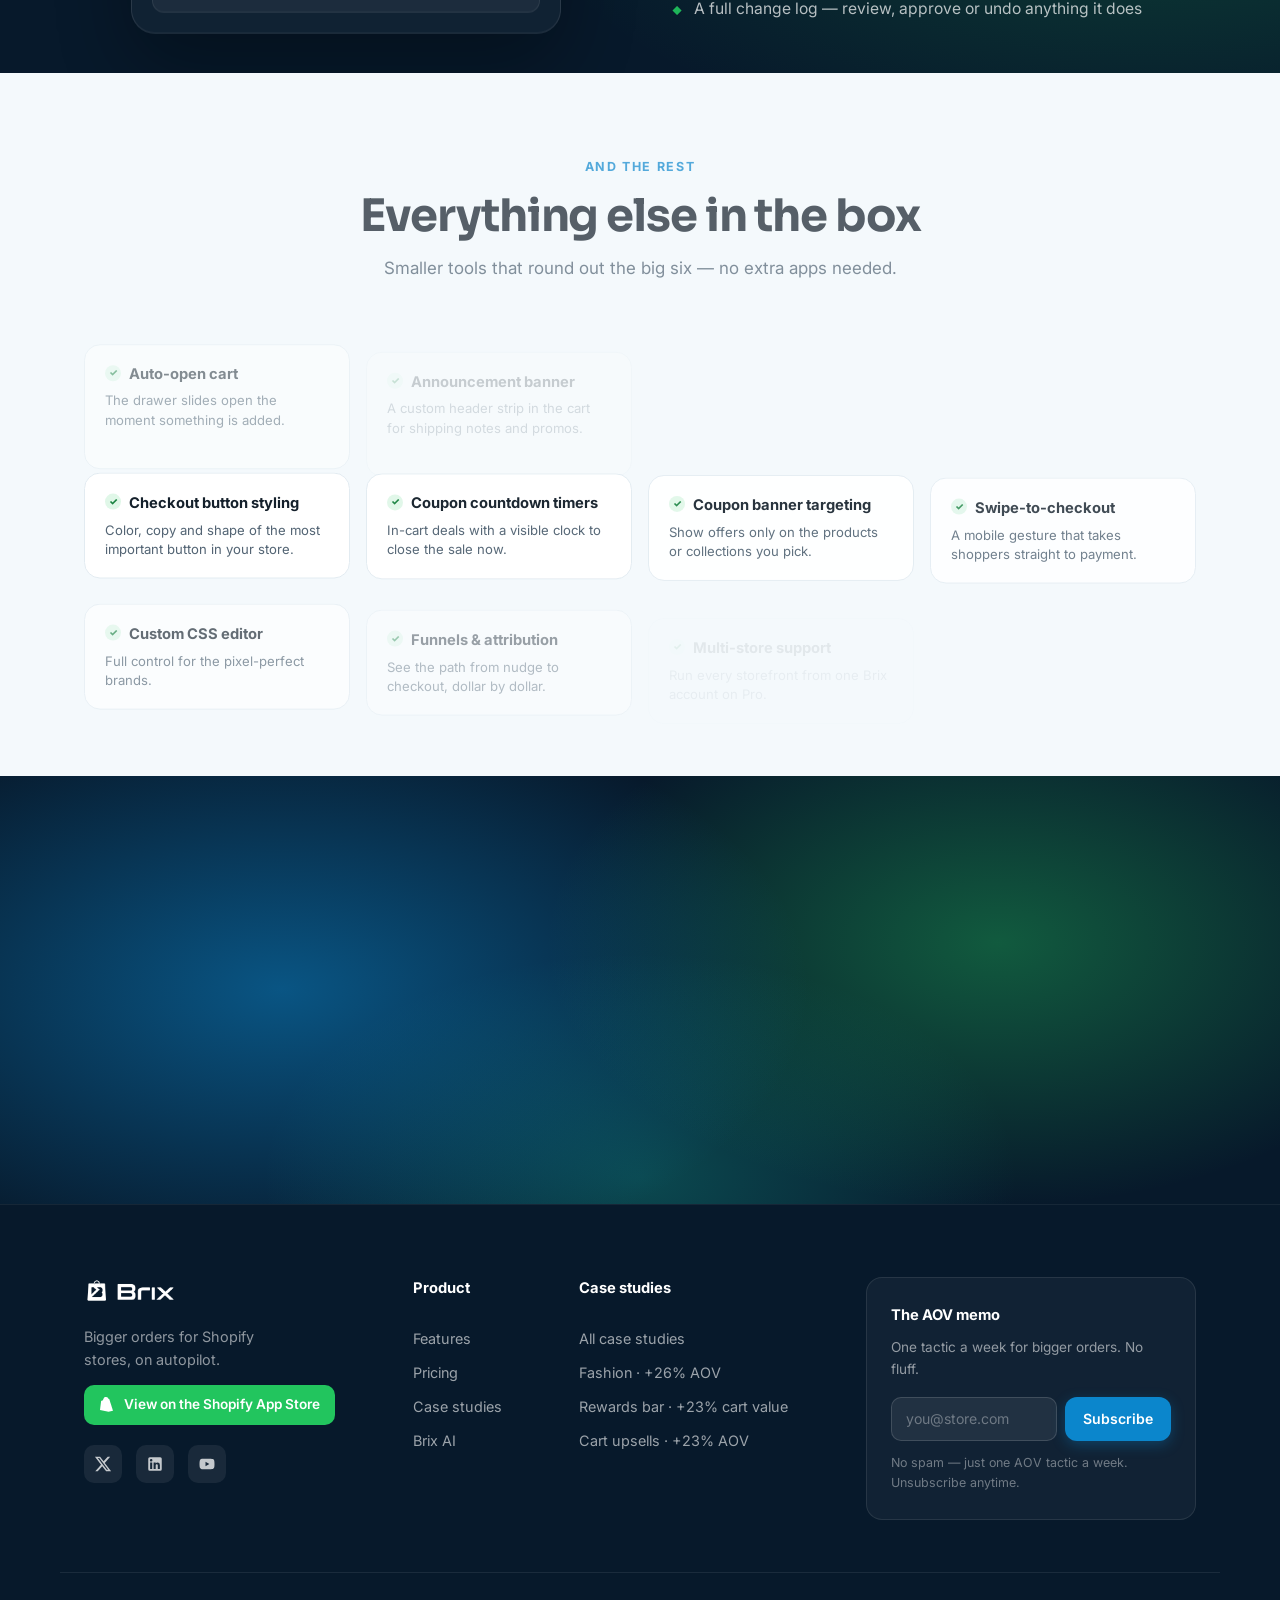
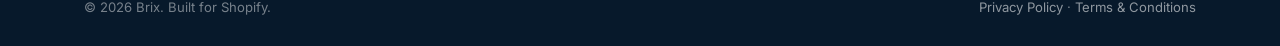
<file: features.html>
<!DOCTYPE html>
<html lang="en">
<head>
  <meta charset="UTF-8">
  <meta name="viewport" content="width=device-width, initial-scale=1.0">
  <title>Features — Brix for Shopify</title>
  <meta name="description" content="Every Brix feature in detail: Smart Cart Editor, coupon sliders, Frequently Bought Together, Bundle Builder, analytics and Brix AI.">
  <link rel="preconnect" href="https://fonts.googleapis.com">
  <link rel="preconnect" href="https://fonts.gstatic.com" crossorigin>
  <link href="https://fonts.googleapis.com/css2?family=Sora:wght@600;700;800&family=Inter:wght@400;500;600;700&display=swap" rel="stylesheet">
  <link rel="stylesheet" href="css/styles.css?v=17">
  <link rel="icon" type="image/png" href="assets/favicon.png">
</head>
<body>

<header class="nav" id="nav">
  <div class="container nav-in">
    <a class="logo" href="index.html" aria-label="Brix home">
      <img class="logo-img" src="assets/brix-logo-dark.png" alt="Brix">
    </a>
    <nav class="nav-links" aria-label="Main">
      <a href="features.html">Features</a>
      <a href="pricing.html">Pricing</a>
      <a href="case-studies.html">Case studies</a>
    </nav>
    <div class="nav-actions">
      <a class="btn btn-primary btn-sm" href="index.html#install">Install free</a>
      <button class="nav-burger" id="navBurger" aria-label="Open menu" aria-expanded="false" aria-controls="navDrawer">
        <span></span><span></span><span></span>
      </button>
    </div>
  </div>
  <div class="nav-drawer" id="navDrawer">
    <a href="features.html">Features</a>
    <a href="pricing.html">Pricing</a>
    <a href="case-studies.html">Case studies</a>
    <a class="btn btn-primary" href="index.html#install">Install free</a>
  </div>
</header>

<main>

<section class="page-hero">
  <div class="hero-glow" aria-hidden="true"></div>
  <div class="container">
    <p class="eyebrow reveal">Features</p>
    <h1 class="reveal" style="--d:.06s">Every nudge, <em>explained</em></h1>
    <p class="hero-sub reveal" style="--d:.12s" >Six tools that each lift your average order value — designed to work together and get sharper as Brix AI learns your store.</p>
  </div>
</section>

<!-- 1. Smart Cart Editor -->
<section class="f-section" id="cart-editor">
  <div class="container dd-grid">
    <div class="dd-copy">
      <p class="eyebrow reveal">01 · Smart Cart Editor</p>
      <h2 class="reveal">A cart drawer that earns its keep</h2>
      <p class="reveal">Replace your theme’s silent cart with one built to lift AOV.</p>
      <div class="dd-step reveal" data-step="1">
        <h3>Reward tiers shoppers can see</h3>
        <p>Free shipping at $75, a gift at $120, 10% off at $180 — the bar fills live and matches your theme automatically.</p>
      </div>
      <div class="dd-step reveal" data-step="2">
        <h3>Upsells that fit the cart</h3>
        <p>Brix suggests the product most likely to close the gap to the next tier.</p>
      </div>
      <div class="dd-step reveal" data-step="3">
        <h3>Coupons inside the cart</h3>
        <p>A swipeable coupon slider applies deals in one tap — no code hunting.</p>
      </div>
    </div>
    <div class="dd-visual">
      <div class="dd-sticky reveal">
        <div class="cart-mock cart-mock-static">
          <div class="cm-head"><span class="cm-title">Your cart</span><span class="cm-badge">2 items</span></div>
          <div class="cm-goal">
            <p class="cm-msg"><b>Free shipping unlocked!</b> $38.00 to a free gift</p>
            <div class="cm-track">
              <div class="cm-fill" style="width:63%"></div>
              <div class="cm-node is-unlocked" style="left:57.7%"><svg viewBox="0 0 24 24" width="13" height="13" fill="currentColor"><path d="M9 16.17L4.83 12l-1.42 1.41L9 19 21 7l-1.41-1.41z"/></svg></div>
              <div class="cm-node" style="left:92.3%"><svg viewBox="0 0 24 24" width="13" height="13" fill="currentColor"><path d="M20 6h-2.18c.11-.31.18-.65.18-1 0-1.66-1.34-3-3-3-1.05 0-1.96.54-2.5 1.35l-.5.67-.5-.68C10.96 2.54 10.05 2 9 2 7.34 2 6 3.34 6 5c0 .35.07.69.18 1H4c-1.11 0-1.99.89-1.99 2L2 19c0 1.11.89 2 2 2h16c1.11 0 2-.89 2-2V8c0-1.11-.89-2-2-2z"/></svg></div>
            </div>
            <div class="cm-tiers"><span>Free shipping · $75</span><span>Free gift · $120</span></div>
          </div>
          <ul class="cm-items">
            <li class="cm-item is-in"><span class="cm-thumb th-a"></span><span class="cm-item-info"><b>Alpine hoodie</b><small>Moss · M</small></span><span class="cm-price">$48.00</span></li>
            <li class="cm-item is-in"><span class="cm-thumb th-b"></span><span class="cm-item-info"><b>Trail beanie</b><small>Charcoal</small></span><span class="cm-price">$34.00</span></li>
          </ul>
          <div class="cm-upsell is-on"><span class="cm-thumb th-c"></span><span class="cm-item-info"><b>Camp mug set</b><small>Closes the gap to your gift</small></span><button class="cm-add" tabindex="-1">+ Add · $42</button></div>
          <div class="cm-coupon-row">
            <span class="mini-coupon mc-active">SAVE10</span>
            <span class="mini-coupon">BUNDLE15</span>
          </div>
          <div class="cm-foot"><span>Subtotal</span><b>$82.00</b></div>
          <button class="cm-checkout" tabindex="-1">Checkout</button>
        </div>
        <div class="dd-callout dd-callout-1" data-for="1">Reward tiers</div>
        <div class="dd-callout dd-callout-2" data-for="2">Smart upsell</div>
        <div class="dd-callout dd-callout-3" data-for="3">Tap-to-apply coupons</div>
      </div>
    </div>
  </div>
</section>

<!-- 2. Coupon sliders -->
<section class="f-section" id="coupon-slider">
  <div class="container f-grid f-grid-flip">
    <div class="f-copy">
      <p class="eyebrow reveal">02 · Coupon Sliders</p>
      <h2 class="reveal">Deals shoppers don’t have to hunt for</h2>
      <p class="reveal">A swipeable row of coupon cards on your product pages and in the cart. One tap applies the code — the discount shows up instantly, and nobody leaves your store to search “brix coupon” in another tab.</p>
      <ul class="f-points reveal">
        <li><b>Tap to apply</b> — no copy-paste, no code field friction at checkout.</li>
        <li><b>Targeted offers</b> — different coupons by product, collection or customer tag.</li>
        <li><b>Urgency built in</b> — optional countdown timers and “almost gone” stock hints.</li>
      </ul>
      <p class="reveal" style="--d:.06s">No more missed discounts, no more copy-paste confusion, and no more shoppers leaving checkout to search for offers — it’s the coupon slider Shopify merchants use to keep every Shopify discount code in cart, so a Shopify coupon code in cart is never more than one tap away.</p>
    </div>
    <div class="f-visual reveal" style="--d:.1s">
      <div class="pp-mock">
        <div class="pp-img"><span class="pp-fav">♡</span></div>
        <p class="pp-title">Alpine hoodie</p>
        <p class="pp-price">$48.00 <small>· 4.8★ (212)</small></p>
        <div class="pp-coupons">
          <span class="pp-coupon applied"><b>SAVE10 ✓</b>10% off applied</span>
          <span class="pp-coupon"><b>FREESHIP</b>orders $75+</span>
          <span class="pp-coupon"><b>GIFT25</b>free gift $120+</span>
        </div>
        <button class="pp-atc" tabindex="-1">Add to cart — $43.20</button>
      </div>
    </div>
  </div>
</section>

<!-- 3. FBT -->
<section class="f-section" id="fbt">
  <div class="container f-grid">
    <div class="f-copy">
      <p class="eyebrow reveal">03 · Frequently Bought Together</p>
      <h2 class="reveal">Sell the set, not the item</h2>
      <p class="reveal">Brix mines your real order history to find the products that actually sell together — not just “related products” from the same collection. One tap adds the whole set, with an optional bundle discount for taking all of it.</p>
      <ul class="f-points reveal">
        <li><b>Learned from your orders</b> — pairings update weekly as buying patterns change.</li>
        <li><b>One-tap add all</b> — the whole set lands in the cart with a single click.</li>
        <li><b>Set pricing</b> — optional “take all three” discount to close the deal.</li>
      </ul>
      <p class="reveal" style="--d:.06s">A true Frequently Bought Together Shopify solution that doubles as a Shopify cross sell app — increase average order value, improve product discovery, and turn simple purchases into higher-value orders.</p>
    </div>
    <div class="f-visual reveal" style="--d:.1s">
      <div class="fbt-mock">
        <p class="fbt-title">Frequently bought together</p>
        <div class="fbt-row">
          <div class="fbt-prod"><span class="mini-prod th-a"></span><small>Alpine hoodie<br>$48</small></div>
          <span class="fbt-plus">+</span>
          <div class="fbt-prod"><span class="mini-prod th-b"></span><small>Trail beanie<br>$34</small></div>
          <span class="fbt-plus">+</span>
          <div class="fbt-prod"><span class="mini-prod th-c"></span><small>Camp mug set<br>$42</small></div>
        </div>
        <div class="fbt-total"><span>Total for 3 items</span><span><span class="was">$124</span><b>$111.60</b></span></div>
        <button class="fbt-add" tabindex="-1">Add all 3 to cart</button>
      </div>
    </div>
  </div>
</section>

<!-- 4. Bundle Builder -->
<section class="f-section" id="bundles">
  <div class="container f-grid f-grid-flip">
    <div class="f-copy">
      <p class="eyebrow reveal">04 · Bundle Builder</p>
      <h2 class="reveal">Combo deals without the discount-code maze</h2>
      <p class="reveal">Build offers like “buy 3 from the Winter collection, save $100” in a visual editor. Brix generates the combo page, the cart logic and the discount — and keeps them in sync when your catalog changes.</p>
      <ul class="f-points reveal">
        <li><b>Collection rules</b> — quantity breaks, fixed-amount and percentage discounts.</li>
        <li><b>Mix-and-match pages</b> — a dedicated page where shoppers build their own kit.</li>
        <li><b>Tiered kits</b> — starter / plus / complete versions priced to pull people up.</li>
        <li><b>Inventory aware</b> — out-of-stock items drop out of bundles automatically.</li>
      </ul>
    </div>
    <div class="f-visual reveal" style="--d:.1s">
      <div class="builder-mock">
        <div class="bm-head">Bundle Builder <span class="bm-status">● Live</span></div>
        <div class="bm-body">
          <div class="bm-col">
            <p class="bm-label">Your collections</p>
            <span class="bm-chip">Hoodies</span>
            <span class="bm-chip">Candles</span>
            <span class="bm-chip bm-chip-drag">Winter <em>⠿</em></span>
            <span class="bm-chip">Serums</span>
          </div>
          <div class="bm-col">
            <p class="bm-label">Bundle rule</p>
            <div class="bm-drop">
              <span class="bm-chip bm-chip-placed">Winter</span>
              <p class="bm-rule">Buy <b>3</b> items → save <b>$100</b></p>
            </div>
            <div class="bm-toggle-row"><span class="bm-toggle"><i></i></span> Combo page: on</div>
          </div>
        </div>
        <div class="bm-preview">
          <p class="bm-label">Live preview</p>
          <div class="bm-prods">
            <span class="mini-prod th-a"></span>
            <span class="mini-prod th-b"></span>
            <span class="mini-prod th-c"></span>
          </div>
          <p class="bm-price"><s>$297</s> <b>$197</b> <span class="bm-save-tag">You save $100</span></p>
        </div>
      </div>
    </div>
  </div>
</section>

<!-- 5. Analytics -->
<section class="f-section section-soft" id="analytics">
  <div class="container">
    <div class="section-head reveal">
      <p class="eyebrow">05 · Analytics &amp; AI Insights</p>
      <h2>Attribution down to the nudge</h2>
      <p class="section-sub">Most apps show you a dashboard. Brix shows you cause and effect: which tier, which upsell, which bundle earned each extra dollar — and what the data says you should change next.</p>
    </div>
    <ul class="f-points reveal" style="max-width:700px;margin:0 auto 34px;">
      <li><b>Per-feature revenue</b> — see exactly what the progress bar vs. bundles earned.</li>
      <li><b>Tier funnel</b> — how many carts reach each reward, and where they stall.</li>
      <li><b>AI insight cards</b> — concrete suggestions with projected impact, one click to apply.</li>
      <li><b>Weekly email digest</b> — your AOV story in three bullets every Monday.</li>
    </ul>
    <div class="dash-mock reveal" style="--d:.1s">
      <div class="dash-stats">
        <div class="dash-stat">
          <small>Average order value</small>
          <b>$86.40</b>
          <span class="dash-delta">▲ 32% vs. before Brix</span>
        </div>
        <div class="dash-stat">
          <small>Revenue from Brix offers</small>
          <b>$12,940</b>
          <span class="dash-delta">▲ 18% this month</span>
        </div>
        <div class="dash-stat">
          <small>Upsell attach rate</small>
          <b>24%</b>
          <span class="dash-delta">▲ 6 pts</span>
        </div>
      </div>
      <div class="dash-chart">
        <div class="dash-chart-head">
          <span>Average order value with Brix — last 6 months</span>
        </div>
        <div class="chart-wrap" id="aovChart">
          <svg viewBox="0 0 640 240" preserveAspectRatio="none" aria-label="Line chart: average order value rising from $58 in January to $86 in June">
            <g class="chart-grid">
              <line x1="48" y1="24"  x2="628" y2="24"/>
              <line x1="48" y1="86"  x2="628" y2="86"/>
              <line x1="48" y1="148" x2="628" y2="148"/>
              <line x1="48" y1="210" x2="628" y2="210"/>
            </g>
            <g class="chart-ylabels">
              <text x="40" y="28">$90</text>
              <text x="40" y="90">$75</text>
              <text x="40" y="152">$60</text>
              <text x="40" y="214">$45</text>
            </g>
            <defs>
              <linearGradient id="aovFill2" x1="0" y1="0" x2="0" y2="1">
                <stop offset="0%" stop-color="#0B86CC" stop-opacity=".22"/>
                <stop offset="100%" stop-color="#0B86CC" stop-opacity="0"/>
              </linearGradient>
            </defs>
            <path class="chart-area" d="M64 156.3 L170 143.9 L276 119.1 L382 98.4 L488 69.5 L594 40.5 L594 210 L64 210 Z" fill="url(#aovFill2)"/>
            <path class="chart-line" d="M64 156.3 L170 143.9 L276 119.1 L382 98.4 L488 69.5 L594 40.5" fill="none"/>
            <g class="chart-xlabels">
              <text x="64" y="232">Jan</text>
              <text x="170" y="232">Feb</text>
              <text x="276" y="232">Mar</text>
              <text x="382" y="232">Apr</text>
              <text x="488" y="232">May</text>
              <text x="594" y="232">Jun</text>
            </g>
            <circle class="chart-end" cx="594" cy="40.5" r="5"/>
            <g class="chart-endlabel">
              <rect x="548" y="12" rx="6" width="58" height="22"/>
              <text x="577" y="27">$86.40</text>
            </g>
          </svg>
          <div class="chart-hover" id="chartHover" aria-hidden="true">
            <div class="chart-crosshair"></div>
            <div class="chart-dot"></div>
            <div class="chart-tip"><b></b><small></small></div>
          </div>
        </div>
      </div>
      <div class="dash-insights">
        <div class="insight-card">
          <span class="insight-tag">AI insight</span>
          <p>Carts between <b>$60–70</b> rarely reach your $100 tier. Adding a <b>$75 tier</b> could convert 340 carts/month.</p>
          <span class="insight-apply">Apply suggestion</span>
        </div>
        <div class="insight-card">
          <span class="insight-tag">AI insight</span>
          <p><b>Trail beanie</b> attaches to hoodies at 3× the average rate. Featuring it in the cart could add <b>~$1,900/mo</b>.</p>
          <span class="insight-apply">Apply suggestion</span>
        </div>
      </div>
    </div>
  </div>
</section>

<!-- 6. Brix AI -->
<section class="f-section section-dark" id="ai-chat">
  <div class="ai-gradient" aria-hidden="true"></div>
  <div class="container f-grid f-grid-flip" style="position:relative;">
    <div class="f-copy">
      <p class="eyebrow eyebrow-warm reveal">06 · Brix AI Chat</p>
      <h2 class="reveal">The employee who never clocks out</h2>
      <p class="reveal" style="color:rgba(255,255,255,.72);">Every feature above can be managed by hand — or you can just tell Brix AI what you want in plain English. It plans the changes, ships them, watches the results daily, and rolls back anything that underperforms — the AI upsell Shopify brands rely on to stay ahead.</p>
      <ul class="ai-points reveal">
        <li><span class="ai-ic">◆</span> Ask for an outcome in plain English — Brix AI plans the changes and ships them in seconds</li>
        <li><span class="ai-ic">◆</span> Daily tuning of tier amounts based on live cart data</li>
        <li><span class="ai-ic">◆</span> A full change log — review, approve or undo anything it does</li>
      </ul>
    </div>
    <div class="f-visual reveal" style="--d:.1s">
      <div class="chat-mock" id="aiChat">
        <div class="chat-head">
          <span class="chat-avatar" aria-hidden="true">
            <img src="assets/brix-mark-light.png" alt="" style="width:19px;height:auto;">
          </span>
          <span><b>Brix AI</b><small>Optimizing your store</small></span>
        </div>
        <div class="chat-body">
          <div class="chat-bubble cb-user" id="cbUser"><span id="cbUserText"></span><span class="chat-caret" id="cbCaret"></span></div>
          <div class="chat-typing" id="cbTyping"><span></span><span></span><span></span></div>
          <div class="chat-bubble cb-ai" id="cbAi">On it. I’ve raised your free-shipping tier to <b>$80</b>, added a gift tier at <b>$130</b>, and turned on Frequently&nbsp;Bought&nbsp;Together for <b>214 products</b>.</div>
          <div class="chat-action" id="cbAction">
            <svg viewBox="0 0 24 24" width="14" height="14" fill="currentColor" aria-hidden="true"><path d="M9 16.17L4.83 12l-1.42 1.41L9 19 21 7l-1.41-1.41z"/></svg>
            3 changes live · monitoring results
          </div>
        </div>
        <div class="chat-input" aria-hidden="true"><span>Ask Brix AI anything…</span><i>↑</i></div>
      </div>
    </div>
  </div>
</section>

<!-- everything else in the box -->
<section class="section section-soft" id="extras">
  <div class="container">
    <div class="section-head reveal">
      <p class="eyebrow">And the rest</p>
      <h2>Everything else in the box</h2>
      <p class="section-sub">Smaller tools that round out the big six — no extra apps needed.</p>
    </div>
    <div class="xtra-grid">
      <div class="xtra reveal"><b>Auto-open cart</b><span>The drawer slides open the moment something is added.</span></div>
      <div class="xtra reveal" style="--d:.04s"><b>Announcement banner</b><span>A custom header strip in the cart for shipping notes and promos.</span></div>
      <div class="xtra reveal" style="--d:.08s"><b>Design controls</b><span>Width, animation and shadow settings — match your theme exactly.</span></div>
      <div class="xtra reveal" style="--d:.12s"><b>Empty-cart customisation</b><span>Turn a dead end into a shelf: featured products and offers.</span></div>
      <div class="xtra reveal"><b>Checkout button styling</b><span>Color, copy and shape of the most important button in your store.</span></div>
      <div class="xtra reveal" style="--d:.04s"><b>Coupon countdown timers</b><span>In-cart deals with a visible clock to close the sale now.</span></div>
      <div class="xtra reveal" style="--d:.08s"><b>Coupon banner targeting</b><span>Show offers only on the products or collections you pick.</span></div>
      <div class="xtra reveal" style="--d:.12s"><b>Swipe-to-checkout</b><span>A mobile gesture that takes shoppers straight to payment.</span></div>
      <div class="xtra reveal"><b>Custom CSS editor</b><span>Full control for the pixel-perfect brands.</span></div>
      <div class="xtra reveal" style="--d:.04s"><b>Funnels &amp; attribution</b><span>See the path from nudge to checkout, dollar by dollar.</span></div>
      <div class="xtra reveal" style="--d:.08s"><b>Multi-store support</b><span>Run every storefront from one Brix account on Pro.</span></div>
      <div class="xtra reveal" style="--d:.12s"><b>Branding removal</b><span>Remove the “Powered by BRIX” watermark on Pro.</span></div>
    </div>
  </div>
</section>

<!-- CTA -->
<section class="cta-final" id="install">
  <div class="cta-gradient" aria-hidden="true"></div>
  <div class="container cta-in">
    <h2 class="reveal">See them working in your store</h2>
    <p class="reveal" style="--d:.08s">All six features, live on your theme in five minutes.</p>
    <a class="btn btn-white btn-lg reveal" style="--d:.16s" href="#" id="ctaInstall">Install on Shopify — free</a>
    <p class="cta-note reveal" style="--d:.24s">Free plan available · No credit card</p>
  </div>
</section>

</main>

<footer class="footer">
  <div class="container footer-grid">
    <div class="footer-brand">
      <a class="logo logo-light" href="index.html">
        <img class="logo-img" src="assets/brix-logo-light.png" alt="Brix">
      </a>
      <p>Bigger orders for Shopify stores, on autopilot.</p>
      <a class="footer-shopify" href="#" aria-label="View Brix on the Shopify App Store">
        <svg viewBox="0 0 24 24" width="16" height="16" fill="currentColor" aria-hidden="true"><path d="M15.34 3.03c-.09-.06-.19-.06-.31-.03l-.58.18c-.14-.4-.33-.83-.61-1.26C13.28.98 12.6.5 11.9.5h-.15c-.5-.62-1.13-.9-1.68-.88-1.05.03-2.09.79-2.94 2.13-.6.95-1.05 2.14-1.18 3.06l-2.1.65c-.62.2-.64.22-.72.8L1.5 19.44 14.29 22 21 20.55S15.42 3.09 15.34 3.03z"/></svg>
        View on the Shopify App Store
      </a>
      <div class="footer-social">
        <a href="#" aria-label="X (Twitter)"><svg viewBox="0 0 24 24" width="18" height="18" fill="currentColor"><path d="M18.24 2.25h3.31l-7.23 8.26 8.5 11.24h-6.66l-5.21-6.82L5 21.75H1.68l7.73-8.84L1.25 2.25h6.83l4.71 6.23zm-1.16 17.52h1.83L7.08 4.13H5.12z"/></svg></a>
        <a href="#" aria-label="LinkedIn"><svg viewBox="0 0 24 24" width="18" height="18" fill="currentColor"><path d="M19 3a2 2 0 0 1 2 2v14a2 2 0 0 1-2 2H5a2 2 0 0 1-2-2V5a2 2 0 0 1 2-2h14m-.5 15.5v-5.3a3.26 3.26 0 0 0-3.26-3.26c-.85 0-1.84.52-2.32 1.3v-1.11h-2.79v8.37h2.79v-4.93c0-.77.62-1.4 1.39-1.4a1.4 1.4 0 0 1 1.4 1.4v4.93h2.79M6.88 8.56a1.68 1.68 0 0 0 1.68-1.68c0-.93-.75-1.69-1.68-1.69a1.69 1.69 0 0 0-1.69 1.69c0 .93.76 1.68 1.69 1.68m1.39 9.94v-8.37H5.5v8.37h2.77z"/></svg></a>
        <a href="#" aria-label="YouTube"><svg viewBox="0 0 24 24" width="18" height="18" fill="currentColor"><path d="M10 15l5.19-3L10 9v6m11.56-7.83c.13.47.22 1.1.28 1.9.07.8.1 1.49.1 2.09L22 12c0 2.19-.16 3.8-.44 4.83-.25.9-.83 1.48-1.73 1.73-.47.13-1.33.22-2.65.28-1.3.07-2.49.1-3.59.1L12 19c-4.19 0-6.8-.16-7.83-.44-.9-.25-1.48-.83-1.73-1.73-.13-.47-.22-1.1-.28-1.9-.07-.8-.1-1.49-.1-2.09L2 12c0-2.19.16-3.8.44-4.83.25-.9.83-1.48 1.73-1.73.47-.13 1.33-.22 2.65-.28 1.3-.07 2.49-.1 3.59-.1L12 5c4.19 0 6.8.16 7.83.44.9.25 1.48.83 1.73 1.73z"/></svg></a>
      </div>
    </div>
    <div class="footer-col">
      <p class="footer-h">Product</p>
      <a href="features.html">Features</a>
      <a href="pricing.html">Pricing</a>
      <a href="case-studies.html">Case studies</a>
      <a href="features.html#ai-chat">Brix AI</a>
    </div>
    <div class="footer-col">
      <p class="footer-h">Case studies</p>
      <a href="case-studies.html">All case studies</a>
      <a href="case-study-complete-look-recommendations.html">Fashion · +26% AOV</a>
      <a href="case-study-rewards-progress-bar.html">Rewards bar · +23% cart value</a>
      <a href="case-study-aov-without-ad-spend.html">Cart upsells · +23% AOV</a>
    </div>
    <div class="footer-news">
      <p class="footer-h">The AOV memo</p>
      <p class="footer-news-sub">One tactic a week for bigger orders. No fluff.</p>
      <form class="news-form" id="newsForm">
        <input type="email" placeholder="you@store.com" aria-label="Email address" required>
        <button class="btn btn-primary btn-sm" type="submit">Subscribe</button>
      </form>
      <p class="news-fine">No spam — just one AOV tactic a week. Unsubscribe anytime.</p>
      <p class="news-ok" id="newsOk">You’re in. First memo lands Monday. ✓</p>
    </div>
  </div>
  <div class="container footer-base">
    <span>© 2026 Brix. Built for Shopify.</span>
    <span class="footer-legal"><a href="privacy.html">Privacy Policy</a> · <a href="terms.html">Terms &amp; Conditions</a></span>
  </div>
</footer>

<script src="js/vendor/gsap.min.js"></script>
<script src="js/vendor/ScrollTrigger.min.js"></script>
<script src="js/main.js?v=5"></script>
</body>
</html>
</file>
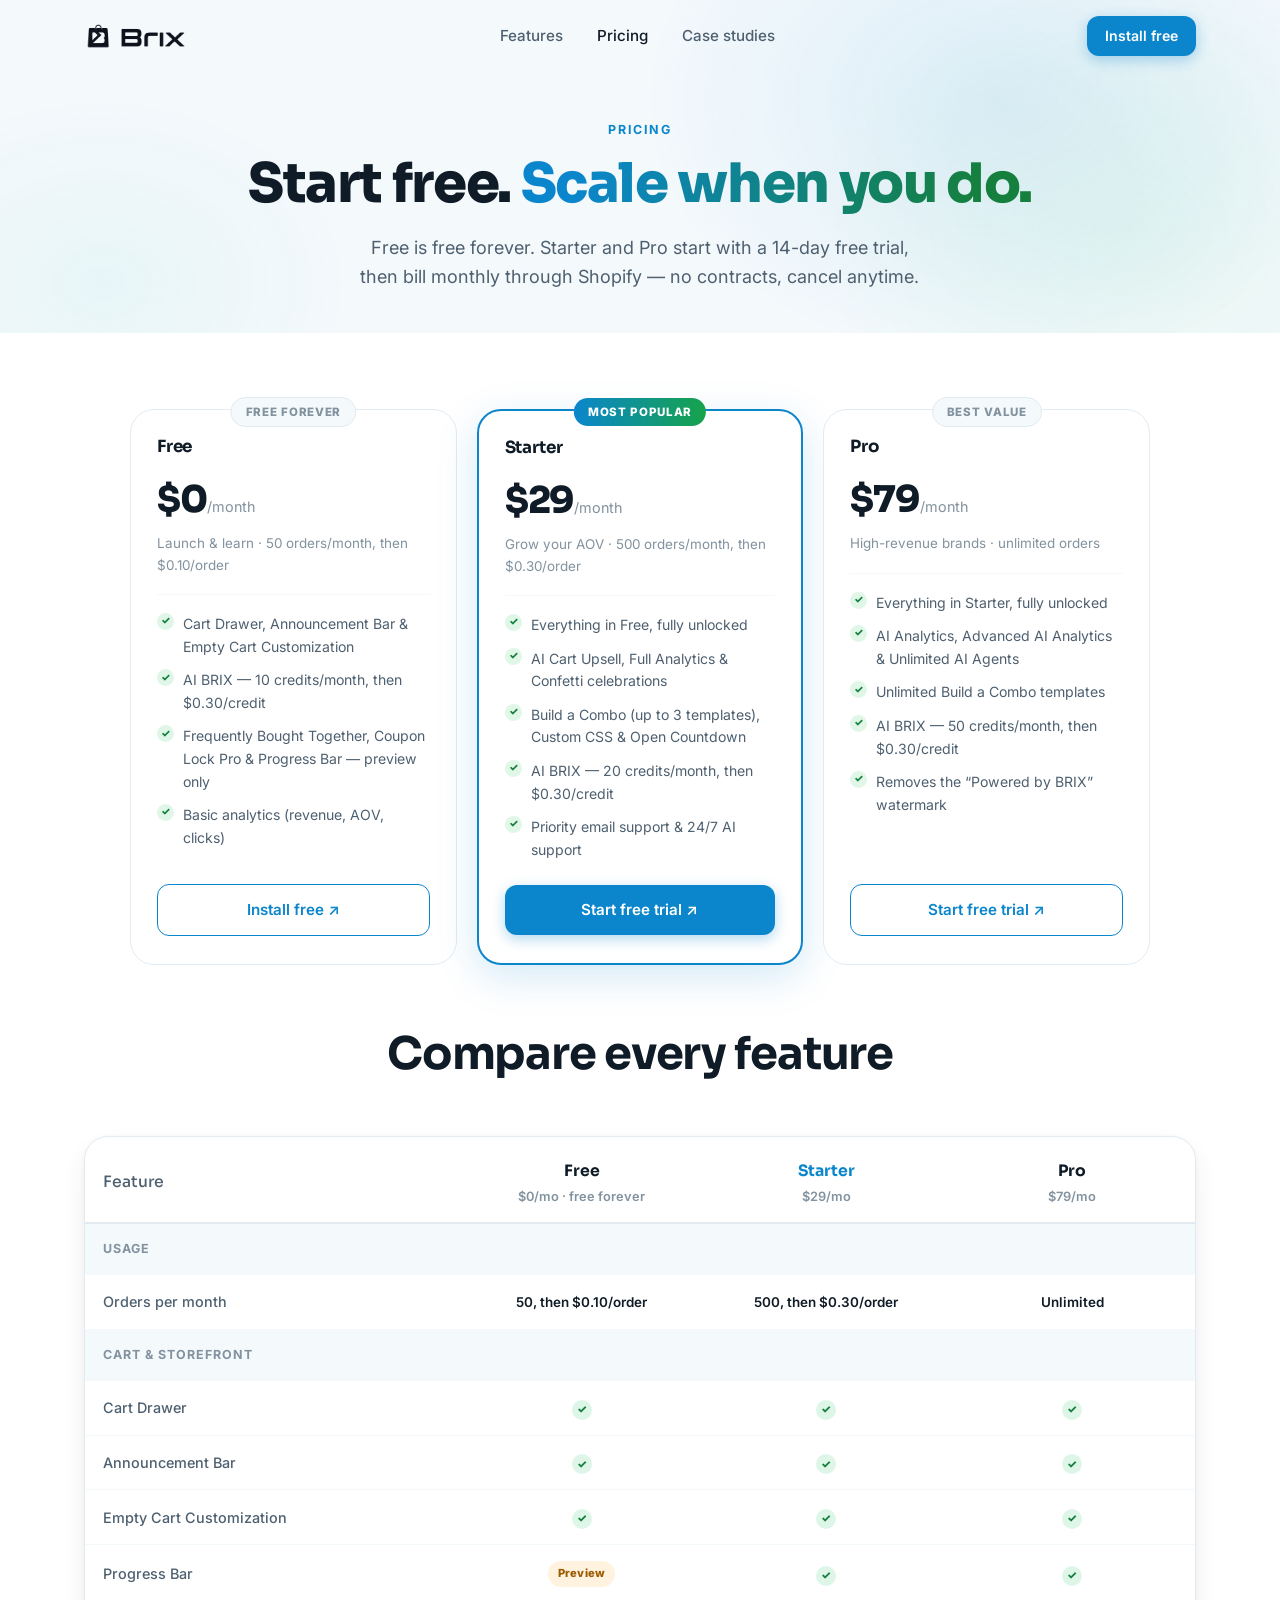
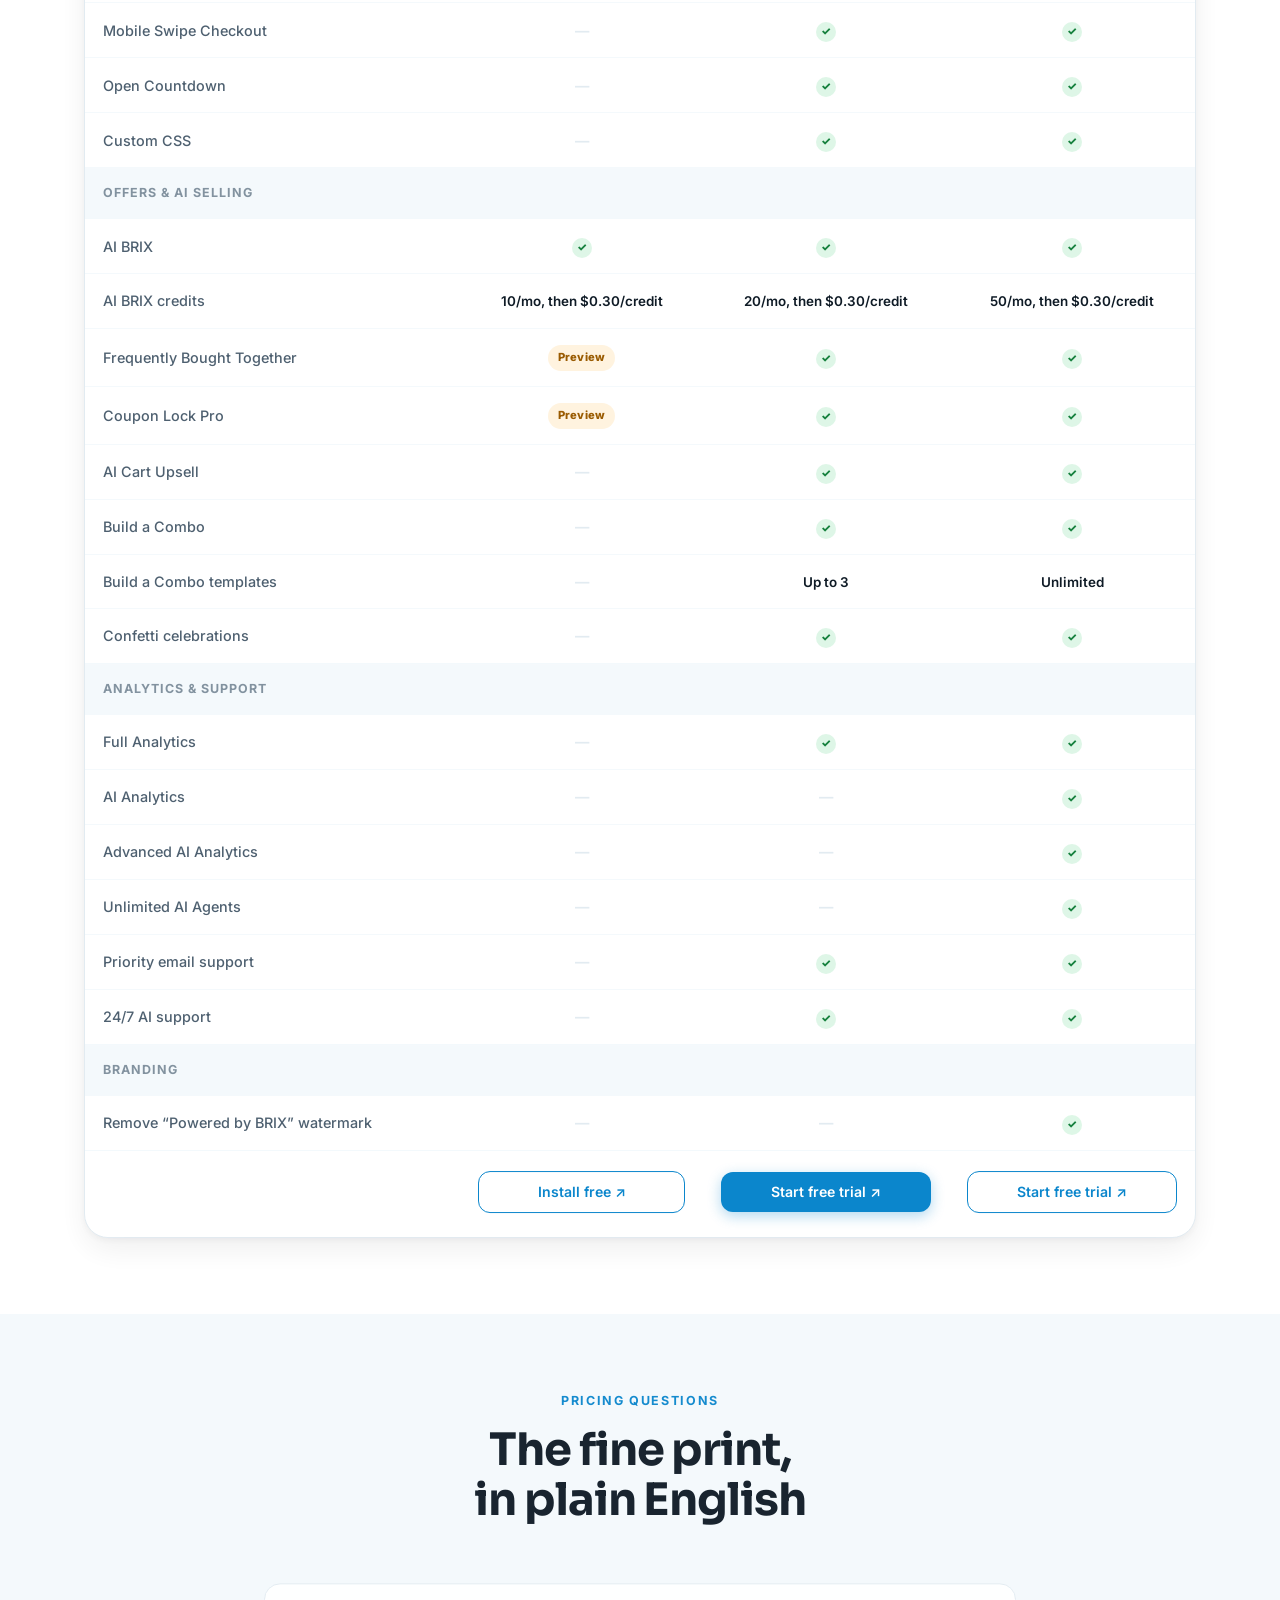
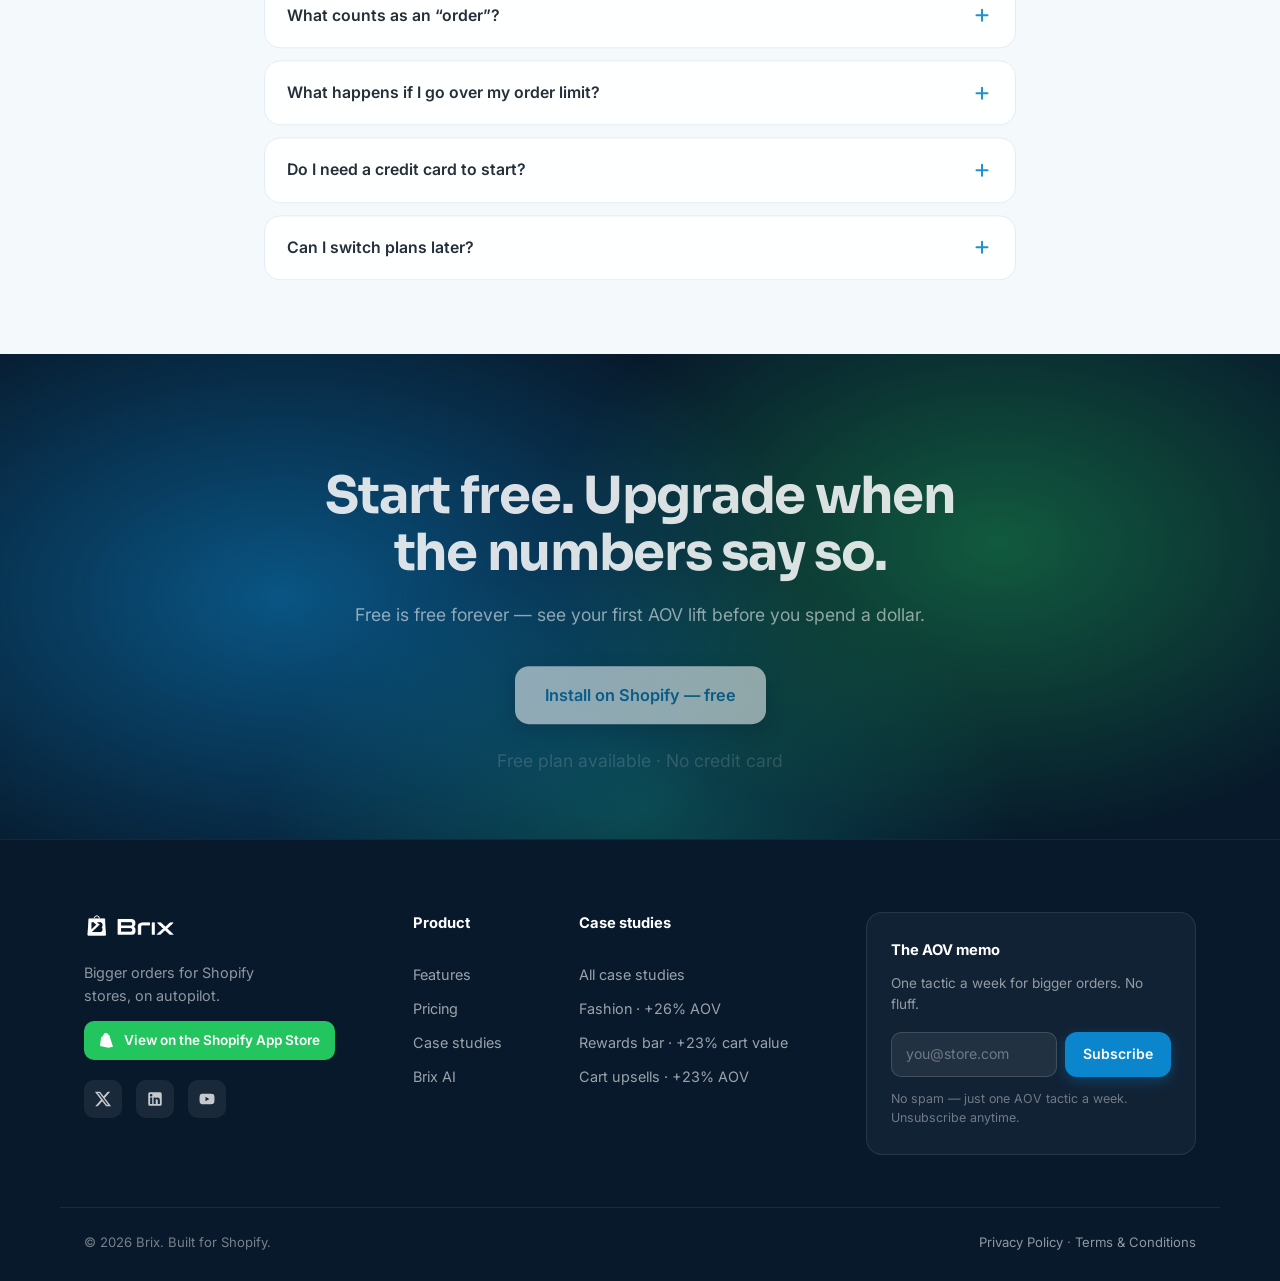
<file: pricing.html>
<!DOCTYPE html>
<html lang="en">
<head>
  <meta charset="UTF-8">
  <meta name="viewport" content="width=device-width, initial-scale=1.0">
  <title>Pricing — Brix for Shopify</title>
  <meta name="description" content="Brix pricing: Free forever, Starter at $29/mo, Pro at $79/mo for high-revenue brands. Compare every feature across plans.">
  <link rel="preconnect" href="https://fonts.googleapis.com">
  <link rel="preconnect" href="https://fonts.gstatic.com" crossorigin>
  <link href="https://fonts.googleapis.com/css2?family=Sora:wght@600;700;800&family=Inter:wght@400;500;600;700&display=swap" rel="stylesheet">
  <link rel="stylesheet" href="css/styles.css?v=17">
  <link rel="icon" type="image/png" href="assets/favicon.png">
</head>
<body>

<header class="nav" id="nav">
  <div class="container nav-in">
    <a class="logo" href="index.html" aria-label="Brix home">
      <img class="logo-img" src="assets/brix-logo-dark.png" alt="Brix">
    </a>
    <nav class="nav-links" aria-label="Main">
      <a href="features.html">Features</a>
      <a href="pricing.html">Pricing</a>
      <a href="case-studies.html">Case studies</a>
    </nav>
    <div class="nav-actions">
      <a class="btn btn-primary btn-sm" href="index.html#install">Install free</a>
      <button class="nav-burger" id="navBurger" aria-label="Open menu" aria-expanded="false" aria-controls="navDrawer">
        <span></span><span></span><span></span>
      </button>
    </div>
  </div>
  <div class="nav-drawer" id="navDrawer">
    <a href="features.html">Features</a>
    <a href="pricing.html">Pricing</a>
    <a href="case-studies.html">Case studies</a>
    <a class="btn btn-primary" href="index.html#install">Install free</a>
  </div>
</header>

<main>

<section class="page-hero">
  <div class="hero-glow" aria-hidden="true"></div>
  <div class="container">
    <p class="eyebrow reveal">Pricing</p>
    <h1 class="reveal" style="--d:.06s">Start free. <em>Scale when you do.</em></h1>
    <p class="hero-sub reveal" style="--d:.12s">Free is free forever. Starter and Pro start with a 14-day free trial, then bill monthly through Shopify — no contracts, cancel anytime.</p>
  </div>
</section>

<section class="section">
  <div class="container">
    <div class="price-grid" style="margin-bottom:64px;">
      <div class="price-card reveal">
        <span class="price-flag price-flag-ghost">Free forever</span>
        <h3>Free</h3>
        <p class="price"><b>$0</b><span>/month</span></p>
        <p class="price-note">Launch &amp; learn · 50 orders/month, then $0.10/order</p>
        <ul class="price-list">
          <li>Cart Drawer, Announcement Bar &amp; Empty Cart Customization</li>
          <li>AI BRIX — 10 credits/month, then $0.30/credit</li>
          <li>Frequently Bought Together, Coupon Lock Pro &amp; Progress Bar — preview only</li>
          <li>Basic analytics (revenue, AOV, clicks)</li>
        </ul>
        <a class="btn btn-outline price-cta" href="index.html#install">Install free ↗</a>
      </div>
      <div class="price-card price-card-hot reveal" style="--d:.06s">
        <span class="price-flag">Most popular</span>
        <h3>Starter</h3>
        <p class="price"><b>$29</b><span>/month</span></p>
        <p class="price-note">Grow your AOV · 500 orders/month, then $0.30/order</p>
        <ul class="price-list">
          <li>Everything in Free, fully unlocked</li>
          <li>AI Cart Upsell, Full Analytics &amp; Confetti celebrations</li>
          <li>Build a Combo (up to 3 templates), Custom CSS &amp; Open Countdown</li>
          <li>AI BRIX — 20 credits/month, then $0.30/credit</li>
          <li>Priority email support &amp; 24/7 AI support</li>
        </ul>
        <a class="btn btn-primary price-cta" href="index.html#install">Start free trial ↗</a>
      </div>
      <div class="price-card reveal" style="--d:.12s">
        <span class="price-flag price-flag-ghost">Best value</span>
        <h3>Pro</h3>
        <p class="price"><b>$79</b><span>/month</span></p>
        <p class="price-note">High-revenue brands · unlimited orders</p>
        <ul class="price-list">
          <li>Everything in Starter, fully unlocked</li>
          <li>AI Analytics, Advanced AI Analytics &amp; Unlimited AI Agents</li>
          <li>Unlimited Build a Combo templates</li>
          <li>AI BRIX — 50 credits/month, then $0.30/credit</li>
          <li>Removes the “Powered by BRIX” watermark</li>
        </ul>
        <a class="btn btn-outline price-cta" href="index.html#install">Start free trial ↗</a>
      </div>
    </div>

    <div class="section-head reveal">
      <h2>Compare every feature</h2>
    </div>

    <div class="table-wrap reveal" style="--d:.08s">
      <table class="price-table">
        <thead>
          <tr>
            <th scope="col">Feature</th>
            <th scope="col">Free<span class="pt-price">$0/mo · free forever</span></th>
            <th scope="col" class="pt-hot">Starter<span class="pt-price">$29/mo</span></th>
            <th scope="col">Pro<span class="pt-price">$79/mo</span></th>
          </tr>
        </thead>
        <tbody>
          <tr class="pt-group"><td colspan="4">Usage</td></tr>
          <tr>
            <td>Orders per month</td>
            <td><span class="pt-text">50, then $0.10/order</span></td>
            <td><span class="pt-text">500, then $0.30/order</span></td>
            <td><span class="pt-text">Unlimited</span></td>
          </tr>
          <tr class="pt-group"><td colspan="4">Cart &amp; storefront</td></tr>
          <tr>
            <td>Cart Drawer</td>
            <td><span class="pt-yes">✓</span></td>
            <td><span class="pt-yes">✓</span></td>
            <td><span class="pt-yes">✓</span></td>
          </tr>
          <tr>
            <td>Announcement Bar</td>
            <td><span class="pt-yes">✓</span></td>
            <td><span class="pt-yes">✓</span></td>
            <td><span class="pt-yes">✓</span></td>
          </tr>
          <tr>
            <td>Empty Cart Customization</td>
            <td><span class="pt-yes">✓</span></td>
            <td><span class="pt-yes">✓</span></td>
            <td><span class="pt-yes">✓</span></td>
          </tr>
          <tr>
            <td>Progress Bar</td>
            <td><span class="pt-preview">Preview</span></td>
            <td><span class="pt-yes">✓</span></td>
            <td><span class="pt-yes">✓</span></td>
          </tr>
          <tr>
            <td>Mobile Swipe Checkout</td>
            <td><span class="pt-no">—</span></td>
            <td><span class="pt-yes">✓</span></td>
            <td><span class="pt-yes">✓</span></td>
          </tr>
          <tr>
            <td>Open Countdown</td>
            <td><span class="pt-no">—</span></td>
            <td><span class="pt-yes">✓</span></td>
            <td><span class="pt-yes">✓</span></td>
          </tr>
          <tr>
            <td>Custom CSS</td>
            <td><span class="pt-no">—</span></td>
            <td><span class="pt-yes">✓</span></td>
            <td><span class="pt-yes">✓</span></td>
          </tr>
          <tr class="pt-group"><td colspan="4">Offers &amp; AI selling</td></tr>
          <tr>
            <td>AI BRIX</td>
            <td><span class="pt-yes">✓</span></td>
            <td><span class="pt-yes">✓</span></td>
            <td><span class="pt-yes">✓</span></td>
          </tr>
          <tr>
            <td>AI BRIX credits</td>
            <td><span class="pt-text">10/mo, then $0.30/credit</span></td>
            <td><span class="pt-text">20/mo, then $0.30/credit</span></td>
            <td><span class="pt-text">50/mo, then $0.30/credit</span></td>
          </tr>
          <tr>
            <td>Frequently Bought Together</td>
            <td><span class="pt-preview">Preview</span></td>
            <td><span class="pt-yes">✓</span></td>
            <td><span class="pt-yes">✓</span></td>
          </tr>
          <tr>
            <td>Coupon Lock Pro</td>
            <td><span class="pt-preview">Preview</span></td>
            <td><span class="pt-yes">✓</span></td>
            <td><span class="pt-yes">✓</span></td>
          </tr>
          <tr>
            <td>AI Cart Upsell</td>
            <td><span class="pt-no">—</span></td>
            <td><span class="pt-yes">✓</span></td>
            <td><span class="pt-yes">✓</span></td>
          </tr>
          <tr>
            <td>Build a Combo</td>
            <td><span class="pt-no">—</span></td>
            <td><span class="pt-yes">✓</span></td>
            <td><span class="pt-yes">✓</span></td>
          </tr>
          <tr>
            <td>Build a Combo templates</td>
            <td><span class="pt-no">—</span></td>
            <td><span class="pt-text">Up to 3</span></td>
            <td><span class="pt-text">Unlimited</span></td>
          </tr>
          <tr>
            <td>Confetti celebrations</td>
            <td><span class="pt-no">—</span></td>
            <td><span class="pt-yes">✓</span></td>
            <td><span class="pt-yes">✓</span></td>
          </tr>
          <tr class="pt-group"><td colspan="4">Analytics &amp; support</td></tr>
          <tr>
            <td>Full Analytics</td>
            <td><span class="pt-no">—</span></td>
            <td><span class="pt-yes">✓</span></td>
            <td><span class="pt-yes">✓</span></td>
          </tr>
          <tr>
            <td>AI Analytics</td>
            <td><span class="pt-no">—</span></td>
            <td><span class="pt-no">—</span></td>
            <td><span class="pt-yes">✓</span></td>
          </tr>
          <tr>
            <td>Advanced AI Analytics</td>
            <td><span class="pt-no">—</span></td>
            <td><span class="pt-no">—</span></td>
            <td><span class="pt-yes">✓</span></td>
          </tr>
          <tr>
            <td>Unlimited AI Agents</td>
            <td><span class="pt-no">—</span></td>
            <td><span class="pt-no">—</span></td>
            <td><span class="pt-yes">✓</span></td>
          </tr>
          <tr>
            <td>Priority email support</td>
            <td><span class="pt-no">—</span></td>
            <td><span class="pt-yes">✓</span></td>
            <td><span class="pt-yes">✓</span></td>
          </tr>
          <tr>
            <td>24/7 AI support</td>
            <td><span class="pt-no">—</span></td>
            <td><span class="pt-yes">✓</span></td>
            <td><span class="pt-yes">✓</span></td>
          </tr>
          <tr class="pt-group"><td colspan="4">Branding</td></tr>
          <tr>
            <td>Remove “Powered by BRIX” watermark</td>
            <td><span class="pt-no">—</span></td>
            <td><span class="pt-no">—</span></td>
            <td><span class="pt-yes">✓</span></td>
          </tr>
        </tbody>
        <tfoot>
          <tr>
            <td></td>
            <td><a class="btn btn-outline btn-sm price-cta" href="index.html#install">Install free ↗</a></td>
            <td><a class="btn btn-primary btn-sm price-cta" href="index.html#install">Start free trial ↗</a></td>
            <td><a class="btn btn-outline btn-sm price-cta" href="index.html#install">Start free trial ↗</a></td>
          </tr>
        </tfoot>
      </table>
    </div>
  </div>
</section>

<section class="section section-soft">
  <div class="container container-narrow">
    <div class="section-head reveal">
      <p class="eyebrow">Pricing questions</p>
      <h2>The fine print, in plain English</h2>
    </div>
    <div class="faq-list reveal" style="--d:.08s">
      <details class="faq-item">
        <summary>What counts as an “order”?<span class="faq-ic"></span></summary>
        <p>Any completed checkout while Brix is installed — whether or not a Brix offer touched it. If you’re between plan sizes, we count the trailing 30 days, not calendar months.</p>
      </details>
      <details class="faq-item">
        <summary>What happens if I go over my order limit?<span class="faq-ic"></span></summary>
        <p>Nothing breaks. Orders keep processing past your plan's limit at a small per-order rate — $0.10/order on Free, $0.30/order on Starter — and we email you to suggest the next plan. Pro has no order cap. We never switch plans or charge you without your say-so.</p>
      </details>
      <details class="faq-item">
        <summary>Do I need a credit card to start?<span class="faq-ic"></span></summary>
        <p>Not for Free — it’s free forever. Starter and Pro start with a 14-day free trial and then bill monthly through Shopify Billing, so there’s no separate card to enter and you can cancel from your Shopify admin anytime.</p>
      </details>
      <details class="faq-item">
        <summary>Can I switch plans later?<span class="faq-ic"></span></summary>
        <p>Yes, in either direction, from the Brix dashboard. Upgrades apply immediately; downgrades apply at the start of your next billing cycle. Your offers, bundles and analytics carry over either way.</p>
      </details>
    </div>
  </div>
</section>

<section class="cta-final" id="install">
  <div class="cta-gradient" aria-hidden="true"></div>
  <div class="container cta-in">
    <h2 class="reveal">Start free. Upgrade when the numbers say so.</h2>
    <p class="reveal" style="--d:.08s">Free is free forever — see your first AOV lift before you spend a dollar.</p>
    <a class="btn btn-white btn-lg reveal" style="--d:.16s" href="#" id="ctaInstall">Install on Shopify — free</a>
    <p class="cta-note reveal" style="--d:.24s">Free plan available · No credit card</p>
  </div>
</section>

</main>

<footer class="footer">
  <div class="container footer-grid">
    <div class="footer-brand">
      <a class="logo logo-light" href="index.html">
        <img class="logo-img" src="assets/brix-logo-light.png" alt="Brix">
      </a>
      <p>Bigger orders for Shopify stores, on autopilot.</p>
      <a class="footer-shopify" href="#" aria-label="View Brix on the Shopify App Store">
        <svg viewBox="0 0 24 24" width="16" height="16" fill="currentColor" aria-hidden="true"><path d="M15.34 3.03c-.09-.06-.19-.06-.31-.03l-.58.18c-.14-.4-.33-.83-.61-1.26C13.28.98 12.6.5 11.9.5h-.15c-.5-.62-1.13-.9-1.68-.88-1.05.03-2.09.79-2.94 2.13-.6.95-1.05 2.14-1.18 3.06l-2.1.65c-.62.2-.64.22-.72.8L1.5 19.44 14.29 22 21 20.55S15.42 3.09 15.34 3.03z"/></svg>
        View on the Shopify App Store
      </a>
      <div class="footer-social">
        <a href="#" aria-label="X (Twitter)"><svg viewBox="0 0 24 24" width="18" height="18" fill="currentColor"><path d="M18.24 2.25h3.31l-7.23 8.26 8.5 11.24h-6.66l-5.21-6.82L5 21.75H1.68l7.73-8.84L1.25 2.25h6.83l4.71 6.23zm-1.16 17.52h1.83L7.08 4.13H5.12z"/></svg></a>
        <a href="#" aria-label="LinkedIn"><svg viewBox="0 0 24 24" width="18" height="18" fill="currentColor"><path d="M19 3a2 2 0 0 1 2 2v14a2 2 0 0 1-2 2H5a2 2 0 0 1-2-2V5a2 2 0 0 1 2-2h14m-.5 15.5v-5.3a3.26 3.26 0 0 0-3.26-3.26c-.85 0-1.84.52-2.32 1.3v-1.11h-2.79v8.37h2.79v-4.93c0-.77.62-1.4 1.39-1.4a1.4 1.4 0 0 1 1.4 1.4v4.93h2.79M6.88 8.56a1.68 1.68 0 0 0 1.68-1.68c0-.93-.75-1.69-1.68-1.69a1.69 1.69 0 0 0-1.69 1.69c0 .93.76 1.68 1.69 1.68m1.39 9.94v-8.37H5.5v8.37h2.77z"/></svg></a>
        <a href="#" aria-label="YouTube"><svg viewBox="0 0 24 24" width="18" height="18" fill="currentColor"><path d="M10 15l5.19-3L10 9v6m11.56-7.83c.13.47.22 1.1.28 1.9.07.8.1 1.49.1 2.09L22 12c0 2.19-.16 3.8-.44 4.83-.25.9-.83 1.48-1.73 1.73-.47.13-1.33.22-2.65.28-1.3.07-2.49.1-3.59.1L12 19c-4.19 0-6.8-.16-7.83-.44-.9-.25-1.48-.83-1.73-1.73-.13-.47-.22-1.1-.28-1.9-.07-.8-.1-1.49-.1-2.09L2 12c0-2.19.16-3.8.44-4.83.25-.9.83-1.48 1.73-1.73.47-.13 1.33-.22 2.65-.28 1.3-.07 2.49-.1 3.59-.1L12 5c4.19 0 6.8.16 7.83.44.9.25 1.48.83 1.73 1.73z"/></svg></a>
      </div>
    </div>
    <div class="footer-col">
      <p class="footer-h">Product</p>
      <a href="features.html">Features</a>
      <a href="pricing.html">Pricing</a>
      <a href="case-studies.html">Case studies</a>
      <a href="features.html#ai-chat">Brix AI</a>
    </div>
    <div class="footer-col">
      <p class="footer-h">Case studies</p>
      <a href="case-studies.html">All case studies</a>
      <a href="case-study-complete-look-recommendations.html">Fashion · +26% AOV</a>
      <a href="case-study-rewards-progress-bar.html">Rewards bar · +23% cart value</a>
      <a href="case-study-aov-without-ad-spend.html">Cart upsells · +23% AOV</a>
    </div>
    <div class="footer-news">
      <p class="footer-h">The AOV memo</p>
      <p class="footer-news-sub">One tactic a week for bigger orders. No fluff.</p>
      <form class="news-form" id="newsForm">
        <input type="email" placeholder="you@store.com" aria-label="Email address" required>
        <button class="btn btn-primary btn-sm" type="submit">Subscribe</button>
      </form>
      <p class="news-fine">No spam — just one AOV tactic a week. Unsubscribe anytime.</p>
      <p class="news-ok" id="newsOk">You’re in. First memo lands Monday. ✓</p>
    </div>
  </div>
  <div class="container footer-base">
    <span>© 2026 Brix. Built for Shopify.</span>
    <span class="footer-legal"><a href="privacy.html">Privacy Policy</a> · <a href="terms.html">Terms &amp; Conditions</a></span>
  </div>
</footer>

<script src="js/vendor/gsap.min.js"></script>
<script src="js/vendor/ScrollTrigger.min.js"></script>
<script src="js/main.js?v=5"></script>
</body>
</html>
</file>
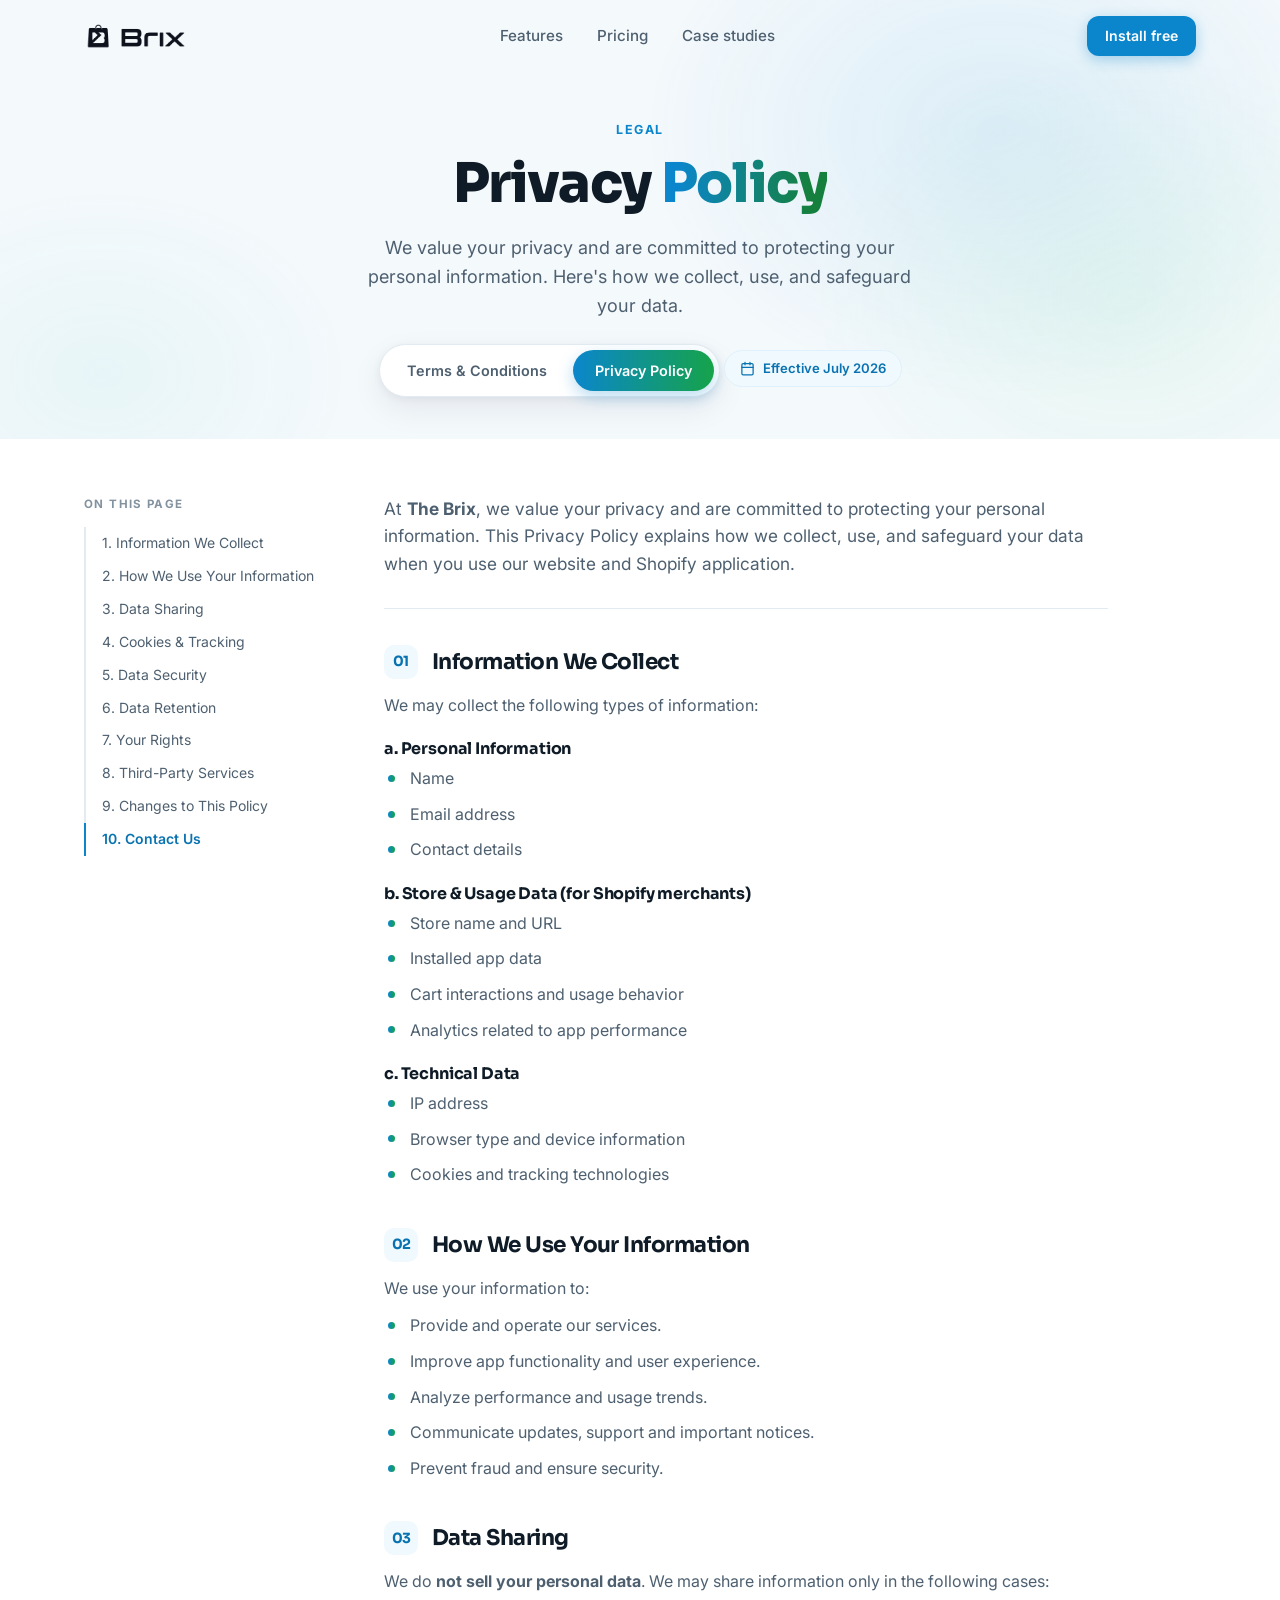
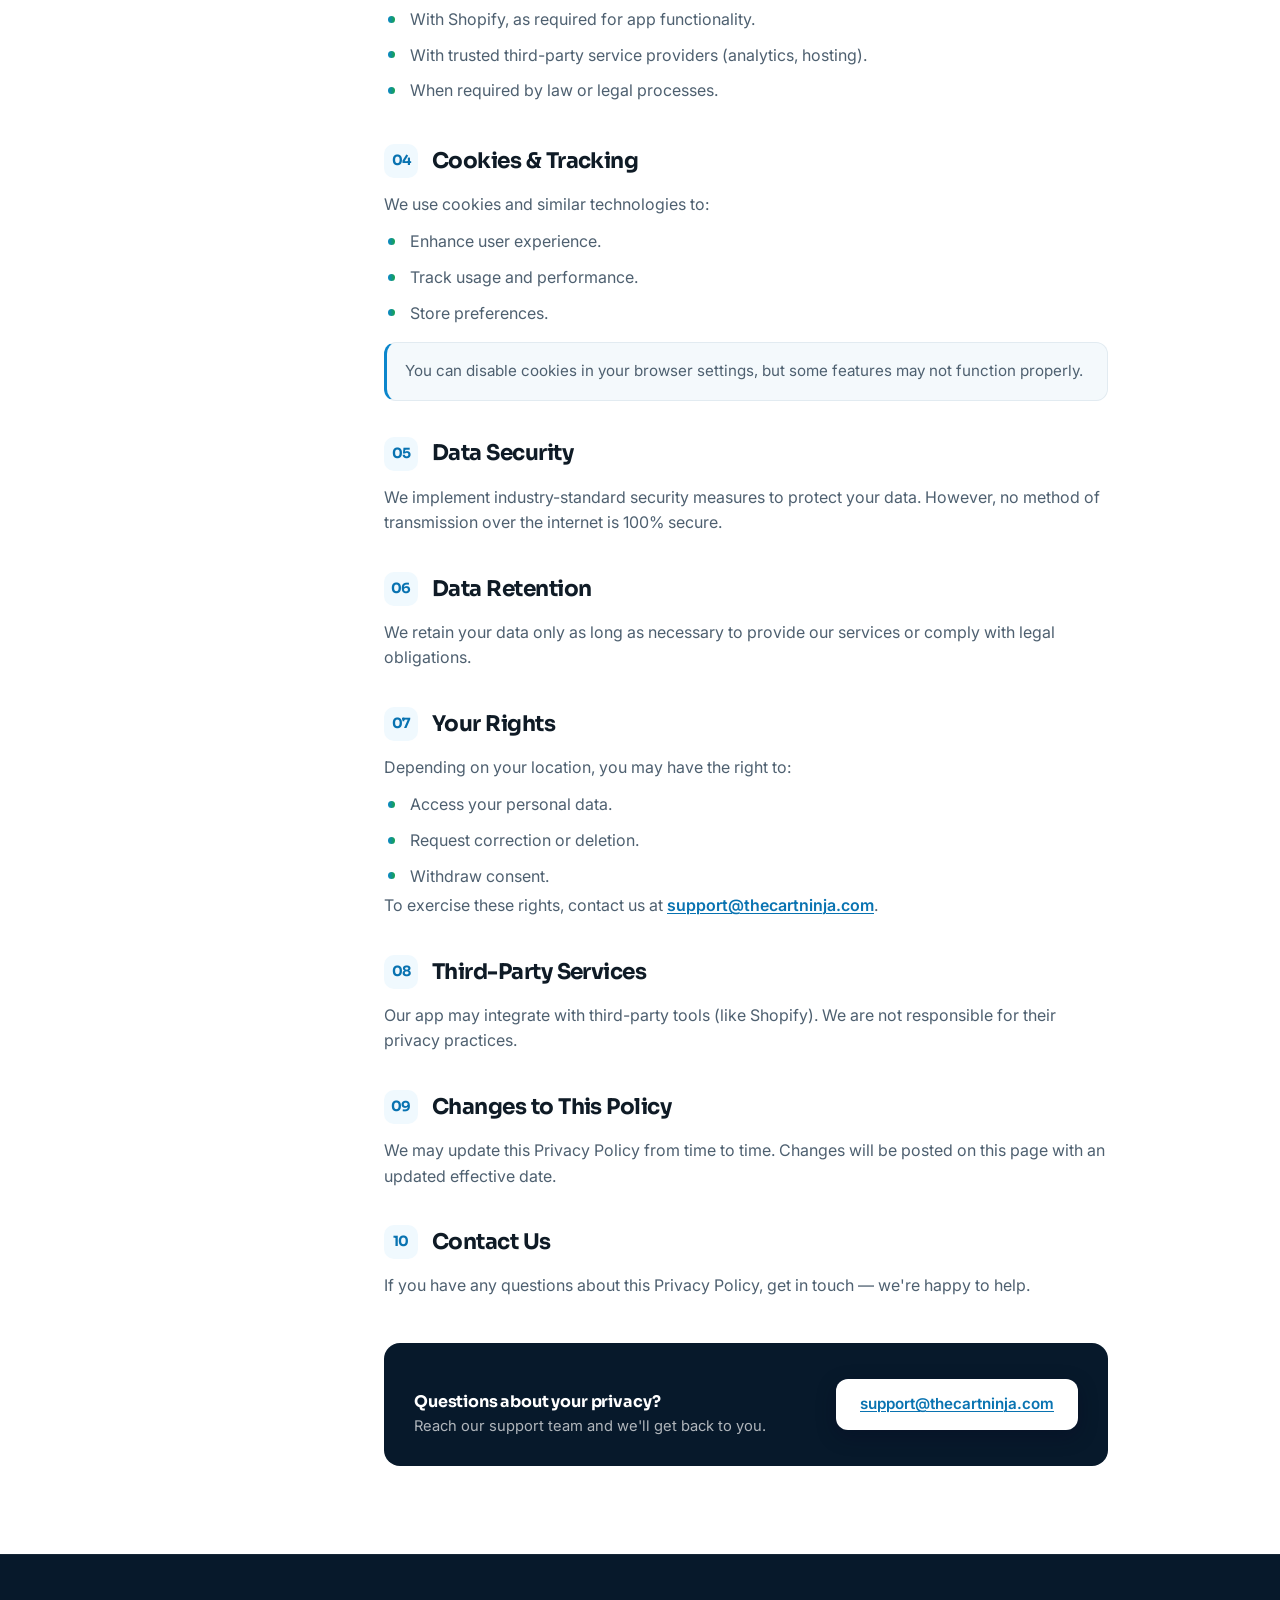
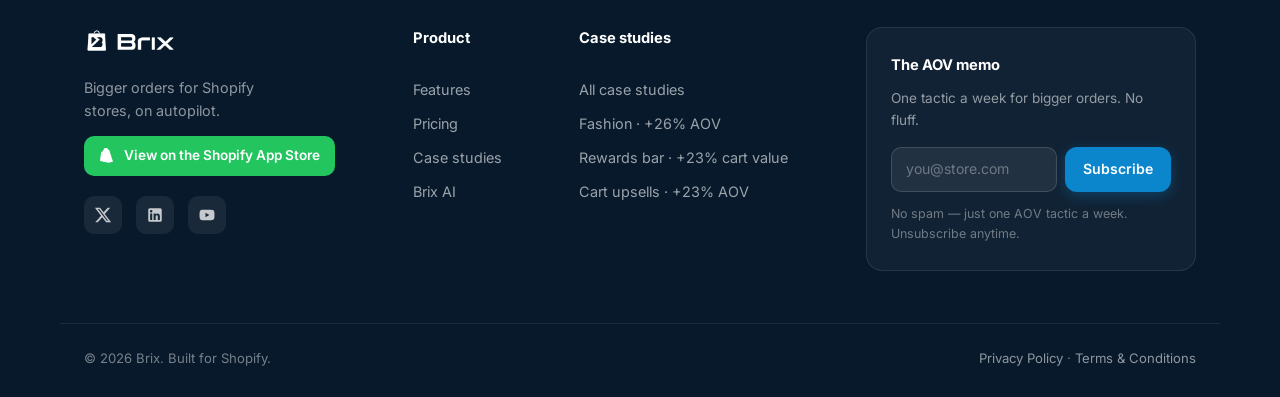
<file: privacy.html>
<!DOCTYPE html>
<html lang="en">
<head>
  <meta charset="UTF-8">
  <meta name="viewport" content="width=device-width, initial-scale=1.0">
  <title>Privacy Policy — Brix for Shopify</title>
  <meta name="description" content="How The Brix collects, uses, and safeguards your data across our website and Shopify app — what we collect, how we use it, sharing, cookies, security and your rights.">
  <meta name="robots" content="index, follow">
  <link rel="preconnect" href="https://fonts.googleapis.com">
  <link rel="preconnect" href="https://fonts.gstatic.com" crossorigin>
  <link href="https://fonts.googleapis.com/css2?family=Sora:wght@600;700;800&family=Inter:wght@400;500;600;700&display=swap" rel="stylesheet">
  <link rel="stylesheet" href="css/styles.css?v=18">
  <link rel="icon" type="image/png" href="assets/favicon.png">
  <noscript><style>.reveal{opacity:1!important;transform:none!important}</style></noscript>
</head>
<body>

<header class="nav" id="nav">
  <div class="container nav-in">
    <a class="logo" href="index.html" aria-label="Brix home">
      <img class="logo-img" src="assets/brix-logo-dark.png" alt="Brix">
    </a>
    <nav class="nav-links" aria-label="Main">
      <a href="features.html">Features</a>
      <a href="pricing.html">Pricing</a>
      <a href="case-studies.html">Case studies</a>
    </nav>
    <div class="nav-actions">
      <a class="btn btn-primary btn-sm" href="index.html#install">Install free</a>
      <button class="nav-burger" id="navBurger" aria-label="Open menu" aria-expanded="false" aria-controls="navDrawer">
        <span></span><span></span><span></span>
      </button>
    </div>
  </div>
  <div class="nav-drawer" id="navDrawer">
    <a href="features.html">Features</a>
    <a href="pricing.html">Pricing</a>
    <a href="case-studies.html">Case studies</a>
    <a class="btn btn-primary" href="index.html#install">Install free</a>
  </div>
</header>

<main>

<section class="page-hero">
  <div class="hero-glow" aria-hidden="true"></div>
  <div class="container">
    <p class="eyebrow reveal">Legal</p>
    <h1 class="reveal" style="--d:.06s">Privacy <em>Policy</em></h1>
    <p class="hero-sub reveal" style="--d:.12s">We value your privacy and are committed to protecting your personal information. Here's how we collect, use, and safeguard your data.</p>
    <div class="legal-switch reveal" style="--d:.18s" role="tablist" aria-label="Legal documents">
      <a href="terms.html">Terms &amp; Conditions</a>
      <a href="privacy.html" class="is-active" aria-current="page">Privacy Policy</a>
    </div>
    <div class="legal-meta reveal" style="--d:.24s">
      <svg viewBox="0 0 24 24" fill="none" stroke="currentColor" stroke-width="2" stroke-linecap="round" stroke-linejoin="round" aria-hidden="true"><rect x="3" y="4" width="18" height="18" rx="2"></rect><path d="M16 2v4M8 2v4M3 10h18"></path></svg>
      Effective July 2026
    </div>
  </div>
</section>

<section class="legal">
  <div class="container legal-grid">

    <aside class="legal-toc">
      <p class="legal-toc-h">On this page</p>
      <nav aria-label="Privacy sections">
        <a href="#collect">1. Information We Collect</a>
        <a href="#use">2. How We Use Your Information</a>
        <a href="#sharing">3. Data Sharing</a>
        <a href="#cookies">4. Cookies &amp; Tracking</a>
        <a href="#security">5. Data Security</a>
        <a href="#retention">6. Data Retention</a>
        <a href="#rights">7. Your Rights</a>
        <a href="#third-party">8. Third-Party Services</a>
        <a href="#changes">9. Changes to This Policy</a>
        <a href="#contact">10. Contact Us</a>
      </nav>
    </aside>

    <div class="legal-doc">
      <p class="legal-intro">At <strong>The Brix</strong>, we value your privacy and are committed to protecting your personal information. This Privacy Policy explains how we collect, use, and safeguard your data when you use our website and Shopify application.</p>

      <div class="legal-block" id="collect">
        <h2><span class="legal-num">01</span>Information We Collect</h2>
        <p>We may collect the following types of information:</p>
        <h3>a. Personal Information</h3>
        <ul class="legal-list">
          <li>Name</li>
          <li>Email address</li>
          <li>Contact details</li>
        </ul>
        <h3>b. Store &amp; Usage Data (for Shopify merchants)</h3>
        <ul class="legal-list">
          <li>Store name and URL</li>
          <li>Installed app data</li>
          <li>Cart interactions and usage behavior</li>
          <li>Analytics related to app performance</li>
        </ul>
        <h3>c. Technical Data</h3>
        <ul class="legal-list">
          <li>IP address</li>
          <li>Browser type and device information</li>
          <li>Cookies and tracking technologies</li>
        </ul>
      </div>

      <div class="legal-block" id="use">
        <h2><span class="legal-num">02</span>How We Use Your Information</h2>
        <p>We use your information to:</p>
        <ul class="legal-list">
          <li>Provide and operate our services.</li>
          <li>Improve app functionality and user experience.</li>
          <li>Analyze performance and usage trends.</li>
          <li>Communicate updates, support and important notices.</li>
          <li>Prevent fraud and ensure security.</li>
        </ul>
      </div>

      <div class="legal-block" id="sharing">
        <h2><span class="legal-num">03</span>Data Sharing</h2>
        <p>We do <strong>not sell your personal data</strong>. We may share information only in the following cases:</p>
        <ul class="legal-list">
          <li>With Shopify, as required for app functionality.</li>
          <li>With trusted third-party service providers (analytics, hosting).</li>
          <li>When required by law or legal processes.</li>
        </ul>
      </div>

      <div class="legal-block" id="cookies">
        <h2><span class="legal-num">04</span>Cookies &amp; Tracking</h2>
        <p>We use cookies and similar technologies to:</p>
        <ul class="legal-list">
          <li>Enhance user experience.</li>
          <li>Track usage and performance.</li>
          <li>Store preferences.</li>
        </ul>
        <p class="legal-note">You can disable cookies in your browser settings, but some features may not function properly.</p>
      </div>

      <div class="legal-block" id="security">
        <h2><span class="legal-num">05</span>Data Security</h2>
        <p>We implement industry-standard security measures to protect your data. However, no method of transmission over the internet is 100% secure.</p>
      </div>

      <div class="legal-block" id="retention">
        <h2><span class="legal-num">06</span>Data Retention</h2>
        <p>We retain your data only as long as necessary to provide our services or comply with legal obligations.</p>
      </div>

      <div class="legal-block" id="rights">
        <h2><span class="legal-num">07</span>Your Rights</h2>
        <p>Depending on your location, you may have the right to:</p>
        <ul class="legal-list">
          <li>Access your personal data.</li>
          <li>Request correction or deletion.</li>
          <li>Withdraw consent.</li>
        </ul>
        <p>To exercise these rights, contact us at <a href="mailto:support@thecartninja.com">support@thecartninja.com</a>.</p>
      </div>

      <div class="legal-block" id="third-party">
        <h2><span class="legal-num">08</span>Third-Party Services</h2>
        <p>Our app may integrate with third-party tools (like Shopify). We are not responsible for their privacy practices.</p>
      </div>

      <div class="legal-block" id="changes">
        <h2><span class="legal-num">09</span>Changes to This Policy</h2>
        <p>We may update this Privacy Policy from time to time. Changes will be posted on this page with an updated effective date.</p>
      </div>

      <div class="legal-block" id="contact">
        <h2><span class="legal-num">10</span>Contact Us</h2>
        <p>If you have any questions about this Privacy Policy, get in touch — we're happy to help.</p>
        <div class="legal-contact">
          <div class="legal-contact-txt">
            <h3>Questions about your privacy?</h3>
            <p>Reach our support team and we'll get back to you.</p>
          </div>
          <a class="btn btn-white" href="mailto:support@thecartninja.com">support@thecartninja.com</a>
        </div>
      </div>
    </div>

  </div>
</section>

</main>

<footer class="footer">
  <div class="container footer-grid">
    <div class="footer-brand">
      <a class="logo logo-light" href="index.html">
        <img class="logo-img" src="assets/brix-logo-light.png" alt="Brix">
      </a>
      <p>Bigger orders for Shopify stores, on autopilot.</p>
      <a class="footer-shopify" href="#" aria-label="View Brix on the Shopify App Store">
        <svg viewBox="0 0 24 24" width="16" height="16" fill="currentColor" aria-hidden="true"><path d="M15.34 3.03c-.09-.06-.19-.06-.31-.03l-.58.18c-.14-.4-.33-.83-.61-1.26C13.28.98 12.6.5 11.9.5h-.15c-.5-.62-1.13-.9-1.68-.88-1.05.03-2.09.79-2.94 2.13-.6.95-1.05 2.14-1.18 3.06l-2.1.65c-.62.2-.64.22-.72.8L1.5 19.44 14.29 22 21 20.55S15.42 3.09 15.34 3.03z"/></svg>
        View on the Shopify App Store
      </a>
      <div class="footer-social">
        <a href="#" aria-label="X (Twitter)"><svg viewBox="0 0 24 24" width="18" height="18" fill="currentColor"><path d="M18.24 2.25h3.31l-7.23 8.26 8.5 11.24h-6.66l-5.21-6.82L5 21.75H1.68l7.73-8.84L1.25 2.25h6.83l4.71 6.23zm-1.16 17.52h1.83L7.08 4.13H5.12z"/></svg></a>
        <a href="#" aria-label="LinkedIn"><svg viewBox="0 0 24 24" width="18" height="18" fill="currentColor"><path d="M19 3a2 2 0 0 1 2 2v14a2 2 0 0 1-2 2H5a2 2 0 0 1-2-2V5a2 2 0 0 1 2-2h14m-.5 15.5v-5.3a3.26 3.26 0 0 0-3.26-3.26c-.85 0-1.84.52-2.32 1.3v-1.11h-2.79v8.37h2.79v-4.93c0-.77.62-1.4 1.39-1.4a1.4 1.4 0 0 1 1.4 1.4v4.93h2.79M6.88 8.56a1.68 1.68 0 0 0 1.68-1.68c0-.93-.75-1.69-1.68-1.69a1.69 1.69 0 0 0-1.69 1.69c0 .93.76 1.68 1.69 1.68m1.39 9.94v-8.37H5.5v8.37h2.77z"/></svg></a>
        <a href="#" aria-label="YouTube"><svg viewBox="0 0 24 24" width="18" height="18" fill="currentColor"><path d="M10 15l5.19-3L10 9v6m11.56-7.83c.13.47.22 1.1.28 1.9.07.8.1 1.49.1 2.09L22 12c0 2.19-.16 3.8-.44 4.83-.25.9-.83 1.48-1.73 1.73-.47.13-1.33.22-2.65.28-1.3.07-2.49.1-3.59.1L12 19c-4.19 0-6.8-.16-7.83-.44-.9-.25-1.48-.83-1.73-1.73-.13-.47-.22-1.1-.28-1.9-.07-.8-.1-1.49-.1-2.09L2 12c0-2.19.16-3.8.44-4.83.25-.9.83-1.48 1.73-1.73.47-.13 1.33-.22 2.65-.28 1.3-.07 2.49-.1 3.59-.1L12 5c4.19 0 6.8.16 7.83.44.9.25 1.48.83 1.73 1.73z"/></svg></a>
      </div>
    </div>
    <div class="footer-col">
      <p class="footer-h">Product</p>
      <a href="features.html">Features</a>
      <a href="pricing.html">Pricing</a>
      <a href="case-studies.html">Case studies</a>
      <a href="features.html#ai-chat">Brix AI</a>
    </div>
    <div class="footer-col">
      <p class="footer-h">Case studies</p>
      <a href="case-studies.html">All case studies</a>
      <a href="case-study-complete-look-recommendations.html">Fashion · +26% AOV</a>
      <a href="case-study-rewards-progress-bar.html">Rewards bar · +23% cart value</a>
      <a href="case-study-aov-without-ad-spend.html">Cart upsells · +23% AOV</a>
    </div>
    <div class="footer-news">
      <p class="footer-h">The AOV memo</p>
      <p class="footer-news-sub">One tactic a week for bigger orders. No fluff.</p>
      <form class="news-form" id="newsForm">
        <input type="email" placeholder="you@store.com" aria-label="Email address" required>
        <button class="btn btn-primary btn-sm" type="submit">Subscribe</button>
      </form>
      <p class="news-fine">No spam — just one AOV tactic a week. Unsubscribe anytime.</p>
      <p class="news-ok" id="newsOk">You’re in. First memo lands Monday. ✓</p>
    </div>
  </div>
  <div class="container footer-base">
    <span>© 2026 Brix. Built for Shopify.</span>
    <span class="footer-legal"><a href="privacy.html">Privacy Policy</a> · <a href="terms.html">Terms &amp; Conditions</a></span>
  </div>
</footer>

<script src="js/vendor/gsap.min.js"></script>
<script src="js/vendor/ScrollTrigger.min.js"></script>
<script src="js/main.js?v=5"></script>
<script>
  (function () {
    var links = Array.prototype.slice.call(document.querySelectorAll('.legal-toc a'));
    if (!links.length || !('IntersectionObserver' in window)) return;
    var map = {};
    links.forEach(function (a) { map[a.getAttribute('href').slice(1)] = a; });
    var io = new IntersectionObserver(function (entries) {
      entries.forEach(function (e) {
        if (!e.isIntersecting) return;
        links.forEach(function (l) { l.classList.remove('active'); });
        var a = map[e.target.id];
        if (a) a.classList.add('active');
      });
    }, { rootMargin: '-28% 0px -62% 0px', threshold: 0 });
    document.querySelectorAll('.legal-block').forEach(function (b) { io.observe(b); });
  })();
</script>
</body>
</html>
</file>
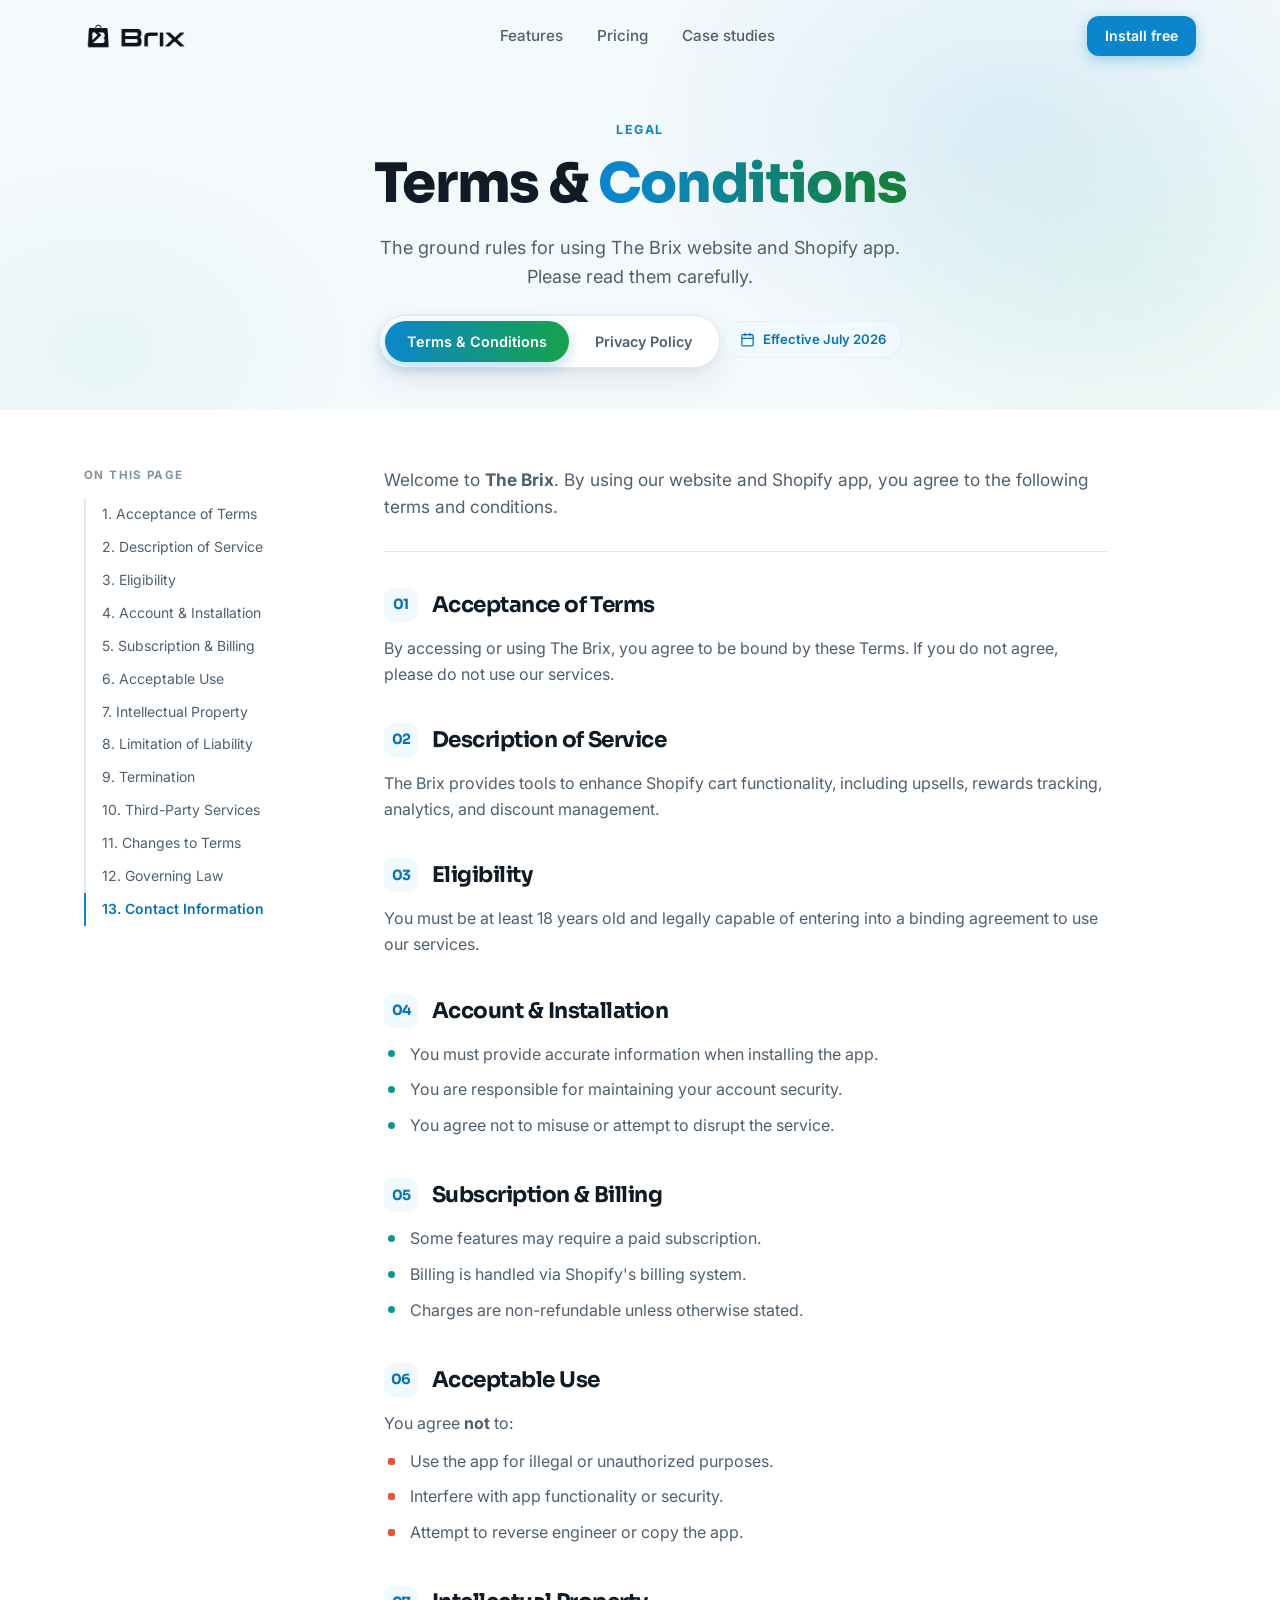
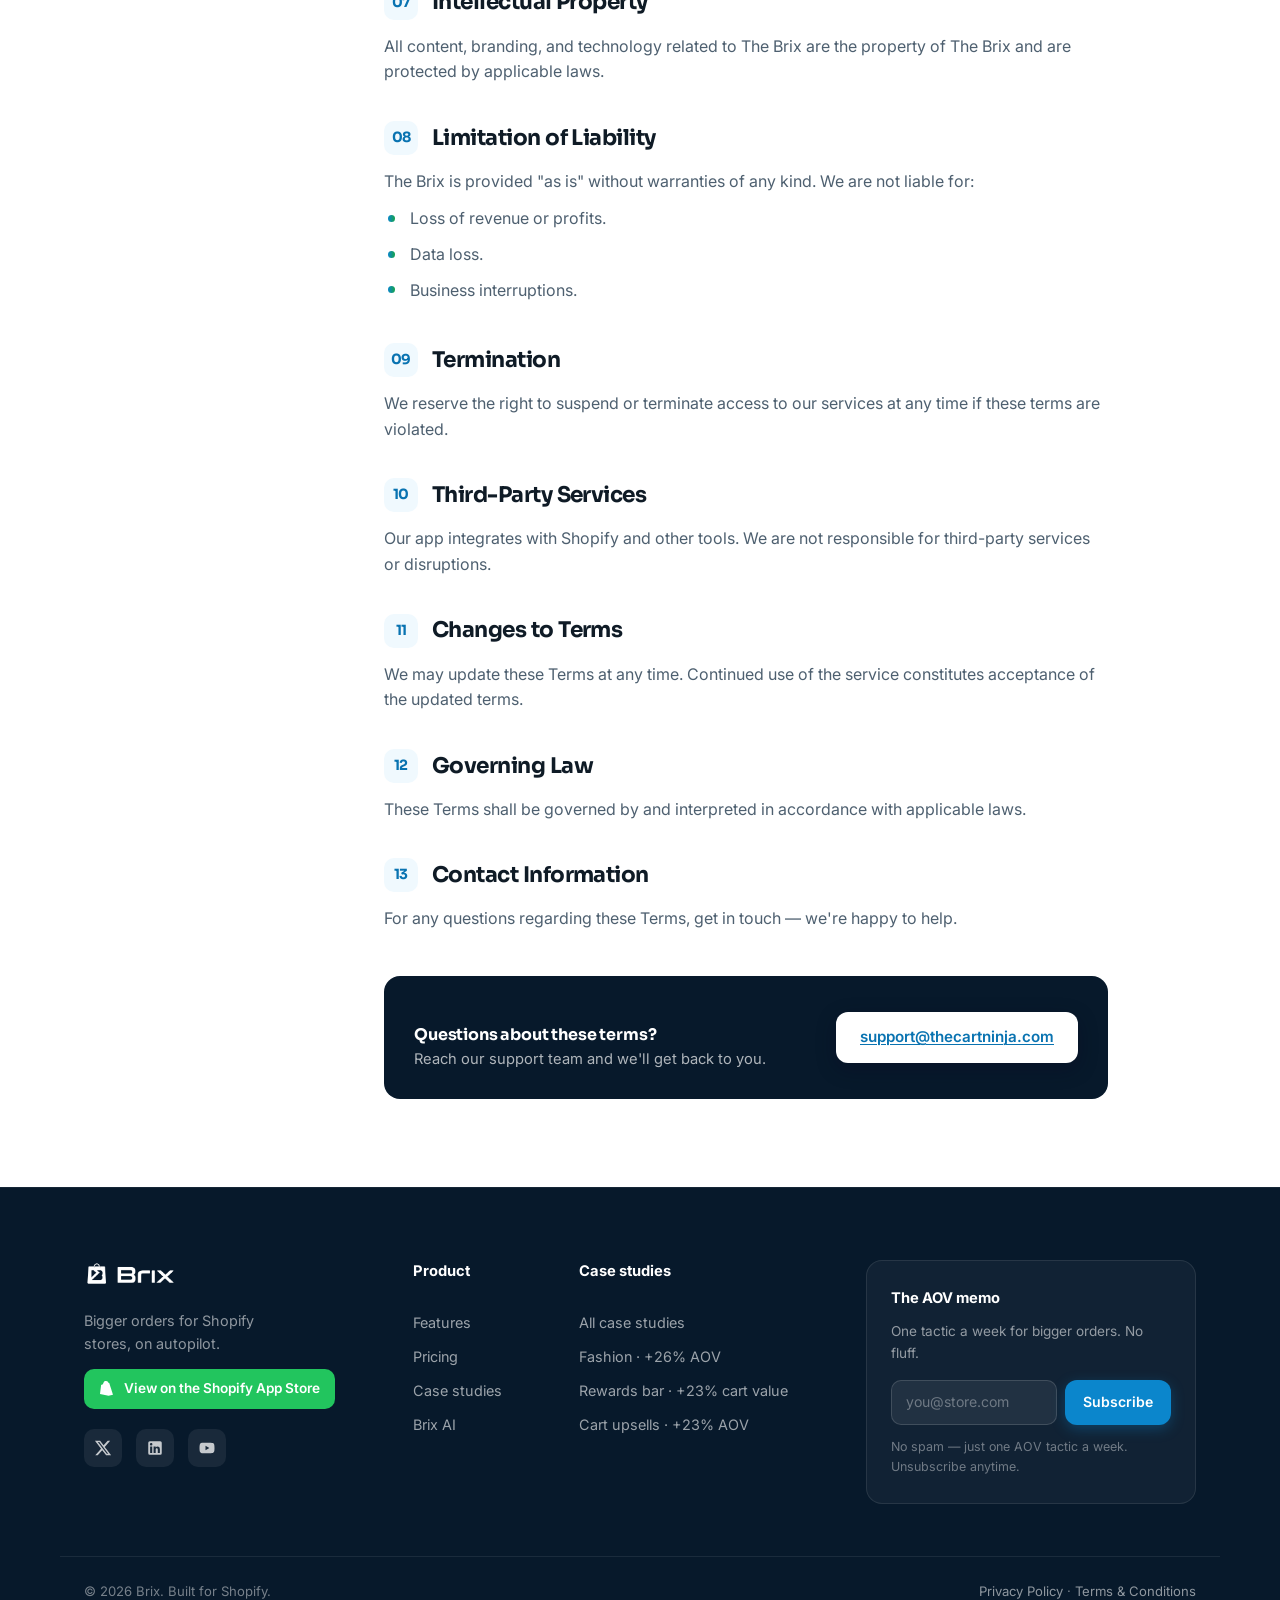
<file: terms.html>
<!DOCTYPE html>
<html lang="en">
<head>
  <meta charset="UTF-8">
  <meta name="viewport" content="width=device-width, initial-scale=1.0">
  <title>Terms &amp; Conditions — Brix for Shopify</title>
  <meta name="description" content="The terms and conditions for using The Brix website and Shopify app — acceptance, billing, acceptable use, liability and more.">
  <meta name="robots" content="index, follow">
  <link rel="preconnect" href="https://fonts.googleapis.com">
  <link rel="preconnect" href="https://fonts.gstatic.com" crossorigin>
  <link href="https://fonts.googleapis.com/css2?family=Sora:wght@600;700;800&family=Inter:wght@400;500;600;700&display=swap" rel="stylesheet">
  <link rel="stylesheet" href="css/styles.css?v=18">
  <link rel="icon" type="image/png" href="assets/favicon.png">
  <noscript><style>.reveal{opacity:1!important;transform:none!important}</style></noscript>
</head>
<body>

<header class="nav" id="nav">
  <div class="container nav-in">
    <a class="logo" href="index.html" aria-label="Brix home">
      <img class="logo-img" src="assets/brix-logo-dark.png" alt="Brix">
    </a>
    <nav class="nav-links" aria-label="Main">
      <a href="features.html">Features</a>
      <a href="pricing.html">Pricing</a>
      <a href="case-studies.html">Case studies</a>
    </nav>
    <div class="nav-actions">
      <a class="btn btn-primary btn-sm" href="index.html#install">Install free</a>
      <button class="nav-burger" id="navBurger" aria-label="Open menu" aria-expanded="false" aria-controls="navDrawer">
        <span></span><span></span><span></span>
      </button>
    </div>
  </div>
  <div class="nav-drawer" id="navDrawer">
    <a href="features.html">Features</a>
    <a href="pricing.html">Pricing</a>
    <a href="case-studies.html">Case studies</a>
    <a class="btn btn-primary" href="index.html#install">Install free</a>
  </div>
</header>

<main>

<section class="page-hero">
  <div class="hero-glow" aria-hidden="true"></div>
  <div class="container">
    <p class="eyebrow reveal">Legal</p>
    <h1 class="reveal" style="--d:.06s">Terms &amp; <em>Conditions</em></h1>
    <p class="hero-sub reveal" style="--d:.12s">The ground rules for using The Brix website and Shopify app. Please read them carefully.</p>
    <div class="legal-switch reveal" style="--d:.18s" role="tablist" aria-label="Legal documents">
      <a href="terms.html" class="is-active" aria-current="page">Terms &amp; Conditions</a>
      <a href="privacy.html">Privacy Policy</a>
    </div>
    <div class="legal-meta reveal" style="--d:.24s">
      <svg viewBox="0 0 24 24" fill="none" stroke="currentColor" stroke-width="2" stroke-linecap="round" stroke-linejoin="round" aria-hidden="true"><rect x="3" y="4" width="18" height="18" rx="2"></rect><path d="M16 2v4M8 2v4M3 10h18"></path></svg>
      Effective July 2026
    </div>
  </div>
</section>

<section class="legal">
  <div class="container legal-grid">

    <aside class="legal-toc">
      <p class="legal-toc-h">On this page</p>
      <nav aria-label="Terms sections">
        <a href="#acceptance">1. Acceptance of Terms</a>
        <a href="#service">2. Description of Service</a>
        <a href="#eligibility">3. Eligibility</a>
        <a href="#account">4. Account &amp; Installation</a>
        <a href="#billing">5. Subscription &amp; Billing</a>
        <a href="#acceptable-use">6. Acceptable Use</a>
        <a href="#ip">7. Intellectual Property</a>
        <a href="#liability">8. Limitation of Liability</a>
        <a href="#termination">9. Termination</a>
        <a href="#third-party">10. Third-Party Services</a>
        <a href="#changes">11. Changes to Terms</a>
        <a href="#governing-law">12. Governing Law</a>
        <a href="#contact">13. Contact Information</a>
      </nav>
    </aside>

    <div class="legal-doc">
      <p class="legal-intro">Welcome to <strong>The Brix</strong>. By using our website and Shopify app, you agree to the following terms and conditions.</p>

      <div class="legal-block" id="acceptance">
        <h2><span class="legal-num">01</span>Acceptance of Terms</h2>
        <p>By accessing or using The Brix, you agree to be bound by these Terms. If you do not agree, please do not use our services.</p>
      </div>

      <div class="legal-block" id="service">
        <h2><span class="legal-num">02</span>Description of Service</h2>
        <p>The Brix provides tools to enhance Shopify cart functionality, including upsells, rewards tracking, analytics, and discount management.</p>
      </div>

      <div class="legal-block" id="eligibility">
        <h2><span class="legal-num">03</span>Eligibility</h2>
        <p>You must be at least 18 years old and legally capable of entering into a binding agreement to use our services.</p>
      </div>

      <div class="legal-block" id="account">
        <h2><span class="legal-num">04</span>Account &amp; Installation</h2>
        <ul class="legal-list">
          <li>You must provide accurate information when installing the app.</li>
          <li>You are responsible for maintaining your account security.</li>
          <li>You agree not to misuse or attempt to disrupt the service.</li>
        </ul>
      </div>

      <div class="legal-block" id="billing">
        <h2><span class="legal-num">05</span>Subscription &amp; Billing</h2>
        <ul class="legal-list">
          <li>Some features may require a paid subscription.</li>
          <li>Billing is handled via Shopify's billing system.</li>
          <li>Charges are non-refundable unless otherwise stated.</li>
        </ul>
      </div>

      <div class="legal-block" id="acceptable-use">
        <h2><span class="legal-num">06</span>Acceptable Use</h2>
        <p>You agree <strong>not</strong> to:</p>
        <ul class="legal-list legal-list-no">
          <li>Use the app for illegal or unauthorized purposes.</li>
          <li>Interfere with app functionality or security.</li>
          <li>Attempt to reverse engineer or copy the app.</li>
        </ul>
      </div>

      <div class="legal-block" id="ip">
        <h2><span class="legal-num">07</span>Intellectual Property</h2>
        <p>All content, branding, and technology related to The Brix are the property of The Brix and are protected by applicable laws.</p>
      </div>

      <div class="legal-block" id="liability">
        <h2><span class="legal-num">08</span>Limitation of Liability</h2>
        <p>The Brix is provided "as is" without warranties of any kind. We are not liable for:</p>
        <ul class="legal-list">
          <li>Loss of revenue or profits.</li>
          <li>Data loss.</li>
          <li>Business interruptions.</li>
        </ul>
      </div>

      <div class="legal-block" id="termination">
        <h2><span class="legal-num">09</span>Termination</h2>
        <p>We reserve the right to suspend or terminate access to our services at any time if these terms are violated.</p>
      </div>

      <div class="legal-block" id="third-party">
        <h2><span class="legal-num">10</span>Third-Party Services</h2>
        <p>Our app integrates with Shopify and other tools. We are not responsible for third-party services or disruptions.</p>
      </div>

      <div class="legal-block" id="changes">
        <h2><span class="legal-num">11</span>Changes to Terms</h2>
        <p>We may update these Terms at any time. Continued use of the service constitutes acceptance of the updated terms.</p>
      </div>

      <div class="legal-block" id="governing-law">
        <h2><span class="legal-num">12</span>Governing Law</h2>
        <p>These Terms shall be governed by and interpreted in accordance with applicable laws.</p>
      </div>

      <div class="legal-block" id="contact">
        <h2><span class="legal-num">13</span>Contact Information</h2>
        <p>For any questions regarding these Terms, get in touch — we're happy to help.</p>
        <div class="legal-contact">
          <div class="legal-contact-txt">
            <h3>Questions about these terms?</h3>
            <p>Reach our support team and we'll get back to you.</p>
          </div>
          <a class="btn btn-white" href="mailto:support@thecartninja.com">support@thecartninja.com</a>
        </div>
      </div>
    </div>

  </div>
</section>

</main>

<footer class="footer">
  <div class="container footer-grid">
    <div class="footer-brand">
      <a class="logo logo-light" href="index.html">
        <img class="logo-img" src="assets/brix-logo-light.png" alt="Brix">
      </a>
      <p>Bigger orders for Shopify stores, on autopilot.</p>
      <a class="footer-shopify" href="#" aria-label="View Brix on the Shopify App Store">
        <svg viewBox="0 0 24 24" width="16" height="16" fill="currentColor" aria-hidden="true"><path d="M15.34 3.03c-.09-.06-.19-.06-.31-.03l-.58.18c-.14-.4-.33-.83-.61-1.26C13.28.98 12.6.5 11.9.5h-.15c-.5-.62-1.13-.9-1.68-.88-1.05.03-2.09.79-2.94 2.13-.6.95-1.05 2.14-1.18 3.06l-2.1.65c-.62.2-.64.22-.72.8L1.5 19.44 14.29 22 21 20.55S15.42 3.09 15.34 3.03z"/></svg>
        View on the Shopify App Store
      </a>
      <div class="footer-social">
        <a href="#" aria-label="X (Twitter)"><svg viewBox="0 0 24 24" width="18" height="18" fill="currentColor"><path d="M18.24 2.25h3.31l-7.23 8.26 8.5 11.24h-6.66l-5.21-6.82L5 21.75H1.68l7.73-8.84L1.25 2.25h6.83l4.71 6.23zm-1.16 17.52h1.83L7.08 4.13H5.12z"/></svg></a>
        <a href="#" aria-label="LinkedIn"><svg viewBox="0 0 24 24" width="18" height="18" fill="currentColor"><path d="M19 3a2 2 0 0 1 2 2v14a2 2 0 0 1-2 2H5a2 2 0 0 1-2-2V5a2 2 0 0 1 2-2h14m-.5 15.5v-5.3a3.26 3.26 0 0 0-3.26-3.26c-.85 0-1.84.52-2.32 1.3v-1.11h-2.79v8.37h2.79v-4.93c0-.77.62-1.4 1.39-1.4a1.4 1.4 0 0 1 1.4 1.4v4.93h2.79M6.88 8.56a1.68 1.68 0 0 0 1.68-1.68c0-.93-.75-1.69-1.68-1.69a1.69 1.69 0 0 0-1.69 1.69c0 .93.76 1.68 1.69 1.68m1.39 9.94v-8.37H5.5v8.37h2.77z"/></svg></a>
        <a href="#" aria-label="YouTube"><svg viewBox="0 0 24 24" width="18" height="18" fill="currentColor"><path d="M10 15l5.19-3L10 9v6m11.56-7.83c.13.47.22 1.1.28 1.9.07.8.1 1.49.1 2.09L22 12c0 2.19-.16 3.8-.44 4.83-.25.9-.83 1.48-1.73 1.73-.47.13-1.33.22-2.65.28-1.3.07-2.49.1-3.59.1L12 19c-4.19 0-6.8-.16-7.83-.44-.9-.25-1.48-.83-1.73-1.73-.13-.47-.22-1.1-.28-1.9-.07-.8-.1-1.49-.1-2.09L2 12c0-2.19.16-3.8.44-4.83.25-.9.83-1.48 1.73-1.73.47-.13 1.33-.22 2.65-.28 1.3-.07 2.49-.1 3.59-.1L12 5c4.19 0 6.8.16 7.83.44.9.25 1.48.83 1.73 1.73z"/></svg></a>
      </div>
    </div>
    <div class="footer-col">
      <p class="footer-h">Product</p>
      <a href="features.html">Features</a>
      <a href="pricing.html">Pricing</a>
      <a href="case-studies.html">Case studies</a>
      <a href="features.html#ai-chat">Brix AI</a>
    </div>
    <div class="footer-col">
      <p class="footer-h">Case studies</p>
      <a href="case-studies.html">All case studies</a>
      <a href="case-study-complete-look-recommendations.html">Fashion · +26% AOV</a>
      <a href="case-study-rewards-progress-bar.html">Rewards bar · +23% cart value</a>
      <a href="case-study-aov-without-ad-spend.html">Cart upsells · +23% AOV</a>
    </div>
    <div class="footer-news">
      <p class="footer-h">The AOV memo</p>
      <p class="footer-news-sub">One tactic a week for bigger orders. No fluff.</p>
      <form class="news-form" id="newsForm">
        <input type="email" placeholder="you@store.com" aria-label="Email address" required>
        <button class="btn btn-primary btn-sm" type="submit">Subscribe</button>
      </form>
      <p class="news-fine">No spam — just one AOV tactic a week. Unsubscribe anytime.</p>
      <p class="news-ok" id="newsOk">You’re in. First memo lands Monday. ✓</p>
    </div>
  </div>
  <div class="container footer-base">
    <span>© 2026 Brix. Built for Shopify.</span>
    <span class="footer-legal"><a href="privacy.html">Privacy Policy</a> · <a href="terms.html">Terms &amp; Conditions</a></span>
  </div>
</footer>

<script src="js/vendor/gsap.min.js"></script>
<script src="js/vendor/ScrollTrigger.min.js"></script>
<script src="js/main.js?v=5"></script>
<script>
  (function () {
    var links = Array.prototype.slice.call(document.querySelectorAll('.legal-toc a'));
    if (!links.length || !('IntersectionObserver' in window)) return;
    var map = {};
    links.forEach(function (a) { map[a.getAttribute('href').slice(1)] = a; });
    var io = new IntersectionObserver(function (entries) {
      entries.forEach(function (e) {
        if (!e.isIntersecting) return;
        links.forEach(function (l) { l.classList.remove('active'); });
        var a = map[e.target.id];
        if (a) a.classList.add('active');
      });
    }, { rootMargin: '-28% 0px -62% 0px', threshold: 0 });
    document.querySelectorAll('.legal-block').forEach(function (b) { io.observe(b); });
  })();
</script>
</body>
</html>
</file>
<file: css/styles.css>
/* ============================================================
   BRIX — marketing site
   Brand: blue #0E9BE5 → green #22C55E (team gradient) · navy #07192B
   Type: Sora (display) · Inter (body)
   ============================================================ */

:root {
  --brand: #0B86CC;
  --brand-deep: #0973B1;
  --brand-soft: #DFF1FC;
  --brand-ghost: #F0F9FE;
  --navy: #07192B;
  --navy-2: #0D2A44;
  --navy-3: #123B5C;
  --ink: #0F1B26;
  --ink-2: #4E6070;
  --ink-3: #82929F;
  --paper: #FFFFFF;
  --paper-soft: #F4F9FC;
  --line: #E2EBF1;
  --grad-a: #0E9BE5;
  --grad-b: #22C55E;
  --green: #22C55E;
  --green-deep: #15803D;
  --gold: #FFB43C;
  --reward-grad: linear-gradient(90deg, #0E9BE5, #22C55E);
  --grad-strong: linear-gradient(90deg, #0B86CC, #16A34A);
  --radius: 16px;
  --radius-lg: 24px;
  --shadow-1: 0 2px 8px rgba(23, 20, 46, .05), 0 12px 32px rgba(23, 20, 46, .07);
  --shadow-2: 0 4px 12px rgba(23, 20, 46, .07), 0 24px 56px rgba(23, 20, 46, .13);
  --font-display: "Sora", "Inter", system-ui, sans-serif;
  --font-body: "Inter", system-ui, -apple-system, sans-serif;
  --nav-h: 72px;
}

* { margin: 0; padding: 0; box-sizing: border-box; }

html { scroll-behavior: smooth; }

/* keep the fixed nav from covering the top of any anchor-linked section */
[id] { scroll-margin-top: calc(var(--nav-h) + 24px); }

body {
  font-family: var(--font-body);
  font-size: 16px;
  line-height: 1.6;
  color: var(--ink);
  background: var(--paper);
  -webkit-font-smoothing: antialiased;
  overflow-x: hidden;
}

img, svg { display: inline-block; vertical-align: middle; }
a { color: inherit; text-decoration: none; }
ul { list-style: none; }
button { font: inherit; border: 0; background: none; cursor: pointer; color: inherit; }

:focus-visible {
  outline: 3px solid var(--brand);
  outline-offset: 2px;
  border-radius: 4px;
}

::selection { background: var(--brand); color: #fff; }

/* ---------- type ---------- */

h1, h2, h3 {
  font-family: var(--font-display);
  line-height: 1.12;
  letter-spacing: -0.025em;
  text-wrap: balance;
}

h1 { font-size: clamp(2.5rem, 5.4vw, 4.1rem); font-weight: 800; }
h2 { font-size: clamp(1.9rem, 3.6vw, 2.8rem); font-weight: 700; }
h3 { font-size: 1.15rem; font-weight: 700; letter-spacing: -0.01em; }

h1 em {
  font-style: normal;
  background: linear-gradient(92deg, #0B86CC 10%, #15803D 90%);
  -webkit-background-clip: text;
  background-clip: text;
  -webkit-text-fill-color: transparent;
}

.eyebrow {
  font-size: .78rem;
  font-weight: 700;
  letter-spacing: .13em;
  text-transform: uppercase;
  color: var(--brand);
  margin-bottom: 14px;
}

.eyebrow-warm {
  background: linear-gradient(92deg, #4FC3F7, #6EE7A0);
  -webkit-background-clip: text;
  background-clip: text;
  -webkit-text-fill-color: transparent;
}

/* ---------- layout utils ---------- */

.container {
  max-width: 1160px;
  margin-inline: auto;
  padding-inline: 24px;
}

.container-narrow { max-width: 800px; }

.section { padding: 76px 0; }
.section-soft { background: var(--paper-soft); }

.section-dark {
  background: var(--navy);
  color: #fff;
  position: relative;
  overflow: hidden;
}
.section-dark h2 { color: #fff; }
.section-dark .dd-lead { color: rgba(255,255,255,.72); }

.section-head {
  max-width: 640px;
  margin: 0 auto 56px;
  text-align: center;
}
.section-head .section-sub {
  margin-top: 14px;
  color: var(--ink-2);
  font-size: 1.06rem;
}

.section-head-row {
  max-width: none;
  text-align: left;
  display: flex;
  align-items: flex-end;
  justify-content: space-between;
  gap: 24px;
}

/* ---------- buttons ---------- */

.btn {
  display: inline-flex;
  align-items: center;
  justify-content: center;
  gap: 9px;
  font-weight: 600;
  font-size: .95rem;
  padding: 13px 24px;
  border-radius: 12px;
  transition: transform .18s ease, box-shadow .18s ease, background .18s ease, border-color .18s ease;
  white-space: nowrap;
}

.btn-lg { padding: 16px 30px; font-size: 1.02rem; border-radius: 14px; }
.btn-sm { padding: 9px 18px; font-size: .88rem; }

.btn-primary {
  background: var(--brand);
  color: #fff;
  box-shadow: 0 4px 14px rgba(11, 134, 204, .32);
}
.btn-primary:hover {
  background: var(--brand-deep);
  transform: translateY(-1px) scale(1.02);
  box-shadow: 0 8px 24px rgba(11, 134, 204, .45);
}

.btn-ghost {
  background: var(--paper);
  color: var(--ink);
  border: 1.5px solid var(--line);
}
.btn-ghost:hover {
  border-color: var(--brand);
  color: var(--brand);
  transform: translateY(-1px) scale(1.02);
  box-shadow: 0 6px 18px rgba(11, 134, 204, .14);
}

.btn-outline {
  background: transparent;
  color: var(--brand);
  border: 1.5px solid var(--brand);
}
.btn-outline:hover {
  background: var(--brand-ghost);
  transform: translateY(-1px) scale(1.02);
}

.btn-white {
  background: #fff;
  color: var(--brand-deep);
  box-shadow: 0 6px 20px rgba(9, 5, 34, .3);
}
.btn-white:hover {
  transform: translateY(-1px) scale(1.03);
  box-shadow: 0 12px 32px rgba(9, 5, 34, .4);
}

/* ---------- nav ---------- */

.nav {
  position: fixed;
  inset: 0 0 auto 0;
  z-index: 100;
  height: var(--nav-h);
}

/* the scrolled background/blur lives on ::before, not .nav itself — a real
   backdrop-filter on .nav would make it an ancestor-with-backdrop-filter of
   .nav-drawer, and WebKit fails to render a backdrop-filter nested inside
   another one (the drawer silently loses its own blur/tint once scrolled) */
.nav::before {
  content: "";
  position: absolute;
  inset: 0;
  z-index: -1;
  transition: background .25s ease, box-shadow .25s ease, backdrop-filter .25s ease;
}

.nav.scrolled::before {
  background: rgba(255, 255, 255, .82);
  -webkit-backdrop-filter: blur(14px);
  backdrop-filter: blur(14px);
  box-shadow: 0 1px 0 var(--line), 0 8px 24px rgba(23, 20, 46, .05);
}

.nav-in {
  height: var(--nav-h);
  display: flex;
  align-items: center;
  justify-content: space-between;
  gap: 24px;
}

.logo {
  display: inline-flex;
  align-items: center;
  gap: 10px;
  font-family: var(--font-display);
  font-weight: 800;
  font-size: 1.42rem;
  letter-spacing: -0.03em;
}
.logo-mark { width: 27px; height: 27px; }
.logo-img { height: 30px; width: auto; display: block; }
.footer .logo-img { height: 27px; }

.nav-links {
  display: flex;
  gap: 34px;
  font-weight: 500;
  font-size: .95rem;
  color: var(--ink-2);
}
.nav-links a { transition: color .15s ease; padding: 6px 0; }
.nav-links a:hover, .nav-links a.active { color: var(--ink); }

.nav-actions { display: flex; align-items: center; gap: 14px; }

.nav-burger {
  display: none;
  flex-direction: column;
  justify-content: center;
  gap: 5px;
  width: 42px;
  height: 42px;
  align-items: center;
  border-radius: 10px;
}
.nav-burger span {
  display: block;
  width: 20px;
  height: 2px;
  border-radius: 2px;
  background: var(--ink);
  transition: transform .25s ease, opacity .2s ease;
}
.nav-burger.open span:nth-child(1) { transform: translateY(7px) rotate(45deg); }
.nav-burger.open span:nth-child(2) { opacity: 0; }
.nav-burger.open span:nth-child(3) { transform: translateY(-7px) rotate(-45deg); }

/* absolute (not fixed): the scrolled nav's backdrop-filter makes .nav a
   containing block, which would collapse a fixed drawer to nav height */
.nav-drawer {
  display: none;
  position: absolute;
  top: calc(var(--nav-h) - 8px);
  right: 16px;
  width: min(244px, calc(100vw - 32px));
  background: rgba(255, 255, 255, .5);
  -webkit-backdrop-filter: blur(22px) saturate(180%);
  backdrop-filter: blur(22px) saturate(180%);
  border: 1px solid rgba(255, 255, 255, .55);
  border-radius: 18px;
  box-shadow: 0 24px 50px -12px rgba(23, 20, 46, .3);
  padding: 10px;
  flex-direction: column;
  gap: 2px;
  transform-origin: top right;
  opacity: 0;
  transform: translateY(-10px) scale(.96);
  pointer-events: none;
  transition: opacity .2s ease, transform .26s cubic-bezier(.32,.72,.28,1);
}
.nav-drawer.open {
  opacity: 1;
  transform: translateY(0) scale(1);
  pointer-events: auto;
}
.nav-drawer a {
  padding: 12px 14px;
  border-radius: 12px;
  font-weight: 600;
  font-size: 1rem;
  color: var(--ink);
  transition: background .15s ease, color .15s ease;
}
.nav-drawer a:hover { background: rgba(11, 134, 204, .1); color: var(--brand); }
.nav-drawer .btn { margin-top: 8px; justify-content: center; }

/* ---------- hero ---------- */

.hero {
  position: relative;
  padding: calc(var(--nav-h) + 52px) 0 64px;
  background: var(--paper-soft);
  overflow: hidden;
}

.hero-glow {
  position: absolute;
  inset: 0;
  pointer-events: none;
  background:
    radial-gradient(560px 420px at 78% 30%, rgba(11, 134, 204, .13), transparent 65%),
    radial-gradient(480px 380px at 88% 68%, rgba(34, 197, 94, .09), transparent 65%),
    radial-gradient(400px 300px at 8% 85%, rgba(20, 184, 166, .07), transparent 65%);
}

.hero-grid {
  position: relative;
  display: grid;
  grid-template-columns: 1.06fr .94fr;
  gap: 56px;
  align-items: center;
}

.hero-rating {
  display: inline-flex;
  align-items: center;
  gap: 10px;
  font-size: .88rem;
  color: var(--ink-2);
  background: #fff;
  border: 1px solid var(--line);
  border-radius: 100px;
  padding: 7px 16px 7px 13px;
  margin-bottom: 26px;
  box-shadow: 0 2px 10px rgba(23,20,46,.05);
}
.hero-rating b { color: var(--ink); }
.stars { color: var(--gold); letter-spacing: 2px; font-size: .82rem; }

.hero-sub {
  margin-top: 22px;
  font-size: 1.13rem;
  color: var(--ink-2);
  max-width: 32em;
}

.hero-ctas {
  display: flex;
  flex-wrap: wrap;
  gap: 14px;
  margin-top: 34px;
}

.hero-note {
  margin-top: 18px;
  font-size: .86rem;
  color: var(--ink-3);
}

.hero-visual { position: relative; }

.hero-chip {
  position: absolute;
  font-size: .8rem;
  font-weight: 700;
  padding: 9px 15px;
  border-radius: 100px;
  background: #fff;
  box-shadow: var(--shadow-2);
  white-space: nowrap;
}
.hero-chip-1 {
  top: -16px;
  left: 2%;
  color: var(--green-deep);
  animation: float 5.2s ease-in-out infinite;
}
.hero-chip-2 {
  bottom: -16px;
  right: 2%;
  color: var(--brand);
  animation: float 6s ease-in-out .8s infinite;
}
@keyframes float {
  0%, 100% { transform: translateY(0); }
  50% { transform: translateY(-9px); }
}

/* ---------- cart mock (signature) ---------- */

.cart-mock {
  position: relative;
  background: #fff;
  border-radius: var(--radius-lg);
  box-shadow: var(--shadow-2);
  padding: 22px;
  max-width: 400px;
  margin-inline: auto;
  border: 1px solid rgba(233, 231, 244, .8);
}

.cm-head {
  display: flex;
  align-items: center;
  justify-content: space-between;
  margin-bottom: 16px;
}
.cm-title { font-family: var(--font-display); font-weight: 700; font-size: 1.05rem; }
.cm-badge {
  font-size: .74rem;
  font-weight: 700;
  color: var(--brand);
  background: var(--brand-soft);
  padding: 4px 11px;
  border-radius: 100px;
}

.cm-goal { margin-bottom: 16px; }

.cm-msg {
  font-size: .86rem;
  color: var(--ink-2);
  margin-bottom: 12px;
  min-height: 1.5em;
}
.cm-msg b { color: var(--ink); }
.cm-msg.msg-pop { animation: msgpop .4s ease; }
@keyframes msgpop {
  0% { transform: scale(.96); opacity: .4; }
  100% { transform: scale(1); opacity: 1; }
}

.cm-track {
  position: relative;
  height: 12px;
  background: var(--paper-soft);
  border-radius: 100px;
  margin: 14px 0 10px;
}

.cm-fill {
  position: absolute;
  inset: 0 auto 0 0;
  border-radius: 100px;
  background: var(--reward-grad);
  transition: width 1s cubic-bezier(.3,.9,.35,1);
  min-width: 12px;
}

.cm-node {
  position: absolute;
  top: 50%;
  transform: translate(-50%, -50%);
  width: 28px;
  height: 28px;
  border-radius: 50%;
  background: #fff;
  border: 2px solid var(--line);
  color: var(--ink-3);
  display: flex;
  align-items: center;
  justify-content: center;
  transition: background .3s ease, border-color .3s ease, color .3s ease, transform .3s ease;
  z-index: 2;
}
.cm-node.is-unlocked {
  background: var(--green);
  border-color: var(--green);
  color: #fff;
  animation: nodepop .45s cubic-bezier(.3,1.6,.5,1);
}
@keyframes nodepop {
  0% { transform: translate(-50%, -50%) scale(.6); }
  60% { transform: translate(-50%, -50%) scale(1.25); }
  100% { transform: translate(-50%, -50%) scale(1); }
}

.cm-tiers {
  display: flex;
  justify-content: space-between;
  font-size: .68rem;
  font-weight: 600;
  color: var(--ink-3);
  padding-right: 2px;
}

.cm-items { display: flex; flex-direction: column; }

.cm-item {
  display: none;
  align-items: center;
  gap: 12px;
  padding: 10px 0;
  border-bottom: 1px solid var(--paper-soft);
}
.cm-item.is-in { display: flex; animation: itemin .45s ease; }
@keyframes itemin {
  from { opacity: 0; transform: translateY(8px); }
  to { opacity: 1; transform: translateY(0); }
}

.cm-thumb {
  width: 44px;
  height: 44px;
  border-radius: 10px;
  flex: none;
  display: flex;
  align-items: center;
  justify-content: center;
  font-size: 1.1rem;
}
.th-a { background: linear-gradient(135deg, #B6E2C8, #6FA88B); }
.th-b { background: linear-gradient(135deg, #4A4E6A, #23263C); }
.th-c { background: linear-gradient(135deg, #F3D9B0, #D9A05B); }
.th-gift { background: linear-gradient(135deg, #E2F8EC, #BFEED2); }

.cm-item-info { flex: 1; line-height: 1.3; min-width: 0; }
.cm-item-info b { display: block; font-size: .88rem; font-weight: 600; }
.cm-item-info small { color: var(--ink-3); font-size: .76rem; }

.cm-price { font-weight: 700; font-size: .88rem; }
.cm-price-free { color: var(--green-deep); letter-spacing: .04em; }

.cm-item-gift.is-in {
  background: linear-gradient(90deg, rgba(34, 197, 94, .05), rgba(20, 184, 166, .05));
  border-radius: 12px;
  padding-inline: 8px;
  border-bottom: 0;
}

.cm-upsell {
  display: flex;
  align-items: center;
  gap: 12px;
  background: var(--brand-ghost);
  border: 1px dashed rgba(11, 134, 204, .35);
  border-radius: 12px;
  padding: 10px 12px;
  margin: 14px 0 4px;
  max-height: 90px;
  overflow: hidden;
  transition: opacity .35s ease, max-height .45s ease .1s, padding .45s ease .1s, margin .45s ease .1s, border-width .45s ease .1s;
}
.cm-upsell.is-away {
  opacity: 0;
  max-height: 0;
  padding-block: 0;
  margin-block: 0;
  border-width: 0;
}
.cm-upsell .cm-thumb { width: 38px; height: 38px; }

.cm-add {
  flex: none;
  font-size: .78rem;
  font-weight: 700;
  color: var(--brand);
  background: #fff;
  border: 1.5px solid var(--brand);
  padding: 7px 12px;
  border-radius: 9px;
  transition: transform .15s ease, background .15s ease, color .15s ease;
}
.cm-add.pressed, .cm-add:hover { background: var(--brand); color: #fff; transform: scale(.96); }

.cm-foot {
  display: flex;
  justify-content: space-between;
  align-items: center;
  padding: 14px 0 12px;
  font-size: .92rem;
  color: var(--ink-2);
}
.cm-foot b { font-size: 1.12rem; color: var(--ink); font-family: var(--font-display); }

.cm-checkout {
  width: 100%;
  background: var(--ink);
  color: #fff;
  font-weight: 700;
  font-size: .95rem;
  padding: 14px;
  border-radius: 12px;
}

.cm-coupon-row { display: flex; gap: 8px; margin: 14px 0 2px; }

.cart-mock.is-resetting { transition: opacity .35s ease; opacity: .35; }

.confetti-canvas {
  position: absolute;
  inset: 0;
  width: 100%;
  height: 100%;
  pointer-events: none;
  z-index: 5;
}

/* ---------- logos strip ---------- */

.logos { padding: 34px 0 24px; background: var(--paper-soft); }

.logos-label {
  text-align: center;
  font-size: .78rem;
  font-weight: 600;
  letter-spacing: .1em;
  text-transform: uppercase;
  color: var(--ink-3);
  margin-bottom: 22px;
}

.logos-row {
  display: flex;
  flex-wrap: wrap;
  justify-content: center;
  align-items: center;
  gap: 18px 52px;
  opacity: 1;
}

.wordmark { font-size: 1.12rem; color: #000; white-space: nowrap; }
.wm-1 { font-family: var(--font-display); font-weight: 800; letter-spacing: .18em; }
.wm-2 { font-family: Georgia, serif; font-style: italic; font-weight: 600; font-size: 1.22rem; }
.wm-3 { font-weight: 800; letter-spacing: .06em; }
.wm-4 { font-family: var(--font-display); font-weight: 600; letter-spacing: -.02em; font-size: 1.2rem; }
.wm-5 { font-family: Georgia, serif; font-weight: 700; }
.wm-6 { font-weight: 700; letter-spacing: .3em; }

/* ---------- feature grid ---------- */

.feature-grid {
  display: grid;
  grid-template-columns: repeat(3, 1fr);
  gap: 22px;
}

.feature-card {
  display: block;
  background: #fff;
  border: 1px solid var(--line);
  border-radius: var(--radius-lg);
  padding: 24px 24px 22px;
  transition: transform .22s ease, box-shadow .22s ease, border-color .22s ease;
}
.feature-card:hover {
  transform: translateY(-5px);
  box-shadow: var(--shadow-2);
  border-color: rgba(11, 134, 204, .3);
}
.feature-card h3 { margin: 18px 0 8px; }
.feature-card p { color: var(--ink-2); font-size: .93rem; }

.fc-link {
  display: inline-block;
  margin-top: 14px;
  font-size: .88rem;
  font-weight: 700;
  color: var(--brand);
}

.fc-visual {
  height: 116px;
  border-radius: var(--radius);
  background: var(--paper-soft);
  display: flex;
  align-items: center;
  justify-content: center;
  overflow: hidden;
  padding: 16px;
}

/* mini demos inside feature cards */
.mini-cart { width: 100%; max-width: 220px; }
.mini-track {
  height: 9px;
  border-radius: 100px;
  background: #fff;
  box-shadow: inset 0 0 0 1px var(--line);
  overflow: hidden;
}
.mini-fill {
  display: block;
  height: 100%;
  width: 68%;
  border-radius: 100px;
  background: var(--reward-grad);
}
.feature-card:hover .mini-fill { animation: minifill 1.4s ease forwards; }
@keyframes minifill { from { width: 68%; } to { width: 100%; } }
.mini-msg { margin-top: 10px; font-size: .76rem; font-weight: 600; color: var(--ink-2); text-align: center; }

.mini-coupons { display: flex; gap: 8px; }
.mini-coupon {
  font-size: .72rem;
  font-weight: 700;
  letter-spacing: .05em;
  padding: 8px 12px;
  border-radius: 9px;
  border: 1.5px dashed var(--ink-3);
  color: var(--ink-2);
  background: #fff;
  white-space: nowrap;
}
.mini-coupon.mc-active {
  border-style: solid;
  border-color: var(--brand);
  color: #fff;
  background: var(--brand);
}

.mini-fbt { display: flex; align-items: center; gap: 9px; }
.mini-fbt i { font-style: normal; font-weight: 700; color: var(--ink-3); }
.mini-prod {
  width: 46px;
  height: 46px;
  border-radius: 11px;
  box-shadow: 0 3px 8px rgba(23,20,46,.12);
}

.mini-bundle {
  display: flex;
  align-items: center;
  gap: 10px;
  flex-wrap: wrap;
  justify-content: center;
}
.mini-rule {
  font-size: .76rem;
  font-weight: 600;
  background: #fff;
  border: 1px solid var(--line);
  padding: 8px 12px;
  border-radius: 9px;
}
.mini-arrow { color: var(--ink-3); font-weight: 700; }
.mini-save {
  font-size: .76rem;
  font-weight: 800;
  color: #fff;
  background: var(--grad-strong);
  padding: 8px 12px;
  border-radius: 9px;
}

.mini-chart { position: relative; width: 100%; max-width: 200px; }
.mini-chart svg { width: 100%; height: auto; display: block; }
.mini-chart text { font-family: inherit; }
.mini-area-end { font-size: 12px; font-weight: 700; fill: var(--ink-2); }
.mini-stat {
  position: absolute;
  top: -2px;
  left: 0;
  font-size: .7rem;
  font-weight: 800;
  color: var(--green-deep);
  background: rgba(34, 197, 94, .12);
  padding: 3px 8px;
  border-radius: 100px;
}

.mini-chat { display: flex; flex-direction: column; gap: 5px; width: 100%; max-width: 216px; }
.mc-head { display: flex; align-items: center; gap: 6px; margin-bottom: 2px; }
.mc-ava {
  width: 18px;
  height: 18px;
  border-radius: 50%;
  background: var(--navy);
  flex: none;
  display: flex;
  align-items: center;
  justify-content: center;
  overflow: hidden;
}
.mc-ava img { width: 12px; height: auto; display: block; }
.mc-name { font-size: .72rem; font-weight: 700; color: var(--ink); }
.mc-dot {
  width: 6px;
  height: 6px;
  border-radius: 50%;
  background: var(--green);
  margin-left: auto;
  box-shadow: 0 0 0 3px rgba(34, 197, 94, .16);
}
.mini-bubble {
  font-size: .7rem;
  font-weight: 600;
  padding: 6px 10px;
  border-radius: 12px;
  width: fit-content;
  max-width: 90%;
  line-height: 1.25;
}
.mb-user { background: #fff; border: 1px solid var(--line); color: var(--ink); align-self: flex-end; border-bottom-right-radius: 4px; }
.mb-ai { background: var(--brand); color: #fff; align-self: flex-start; border-bottom-left-radius: 4px; }

/* ---------- why brix panel ---------- */

.wb-visual { position: relative; }

.wb-glow {
  position: absolute;
  inset: -20%;
  background:
    radial-gradient(42% 46% at 22% 20%, rgba(14, 155, 229, .24), transparent 70%),
    radial-gradient(40% 42% at 80% 78%, rgba(34, 197, 94, .2), transparent 70%);
  filter: blur(6px);
  pointer-events: none;
  z-index: 0;
  animation: aidrift 16s ease-in-out infinite alternate;
}

.wb-panel {
  position: relative;
  z-index: 1;
  background: #fff;
  border-radius: var(--radius-lg);
  padding: 30px 30px 26px;
  box-shadow: 0 24px 60px -18px rgba(11, 134, 204, .28), 0 8px 30px -12px rgba(23, 20, 46, .12);
}
.wb-panel::before {
  content: "";
  position: absolute;
  inset: 0;
  border-radius: inherit;
  padding: 1.5px;
  background: linear-gradient(135deg, var(--grad-a), var(--grad-b));
  -webkit-mask: linear-gradient(#fff 0 0) content-box, linear-gradient(#fff 0 0);
  -webkit-mask-composite: xor;
  mask-composite: exclude;
  pointer-events: none;
}

.wb-head {
  display: flex;
  align-items: center;
  gap: 11px;
  padding-bottom: 18px;
  margin-bottom: 18px;
  border-bottom: 1px solid var(--line);
}
.wb-ava {
  width: 34px;
  height: 34px;
  border-radius: 10px;
  background: linear-gradient(135deg, var(--brand), var(--grad-b));
  display: flex;
  align-items: center;
  justify-content: center;
  flex: none;
}
.wb-ava img { width: 17px; height: auto; display: block; }
.wb-head-name { font-family: var(--font-display); font-weight: 800; font-size: .96rem; color: var(--ink); }
.wb-live {
  margin-left: auto;
  display: inline-flex;
  align-items: center;
  gap: 6px;
  font-size: .72rem;
  font-weight: 700;
  color: var(--green-deep);
  text-transform: uppercase;
  letter-spacing: .04em;
}
.wb-live-dot {
  width: 7px;
  height: 7px;
  border-radius: 50%;
  background: var(--green);
  animation: wbpulse 2s ease-out infinite;
}
@keyframes wbpulse {
  0% { box-shadow: 0 0 0 0 rgba(34, 197, 94, .45); }
  70% { box-shadow: 0 0 0 7px rgba(34, 197, 94, 0); }
  100% { box-shadow: 0 0 0 0 rgba(34, 197, 94, 0); }
}

.wb-thread { display: flex; flex-direction: column; gap: 10px; }

.wb-bubble {
  display: flex;
  align-items: center;
  gap: 10px;
  background: var(--brand-ghost);
  border: 1px solid var(--brand-soft);
  border-radius: 14px;
  border-bottom-left-radius: 4px;
  padding: 11px 14px;
  font-size: .89rem;
  line-height: 1.4;
  color: var(--ink-2);
  width: fit-content;
  max-width: 100%;
}
.wb-check {
  flex: none;
  width: 16px;
  height: 16px;
  border-radius: 50%;
  background: linear-gradient(135deg, var(--grad-a), var(--grad-b));
  color: #fff;
  font-size: .58rem;
  font-weight: 800;
  display: flex;
  align-items: center;
  justify-content: center;
}

.wb-typing {
  display: none;
  gap: 5px;
  padding: 13px 15px;
  background: var(--brand-ghost);
  border: 1px solid var(--brand-soft);
  border-radius: 14px;
  border-bottom-left-radius: 4px;
  width: fit-content;
}
.wb-typing.show { display: flex; }
.wb-typing span {
  width: 6px;
  height: 6px;
  border-radius: 50%;
  background: var(--brand);
  opacity: .5;
  animation: typing 1.1s ease-in-out infinite;
}
.wb-typing span:nth-child(2) { animation-delay: .18s; }
.wb-typing span:nth-child(3) { animation-delay: .36s; }

.wb-panel-note {
  margin-top: 22px;
  padding-top: 18px;
  border-top: 1px solid var(--line);
  font-size: .85rem;
  color: var(--ink-3);
}

/* ---------- deep dives ---------- */

.dd-grid {
  display: grid;
  grid-template-columns: 1fr 1fr;
  gap: 72px;
  align-items: start;
}

.dd-grid-flip .dd-copy { order: 2; }
.dd-grid-flip .dd-visual { order: 1; }

.dd-copy h2 { margin-bottom: 10px; }

.dd-lead {
  color: var(--ink-2);
  font-size: 1.05rem;
  margin: 14px 0 22px;
}

.dd-step {
  padding: 22px 0;
  border-bottom: 1px solid var(--line);
}
.dd-step:last-of-type { border-bottom: 0; }
.dd-step h3 { margin-bottom: 8px; }
.dd-step p { color: var(--ink-2); font-size: .97rem; }
.dd-step { transition: opacity .3s ease; }
.dd-grid.has-active .dd-step { opacity: .45; }
.dd-grid.has-active .dd-step.active { opacity: 1; }

.dd-copy > .btn { margin-top: 26px; }

.dd-list { display: flex; flex-direction: column; gap: 16px; margin: 8px 0 10px; }
.dd-list li {
  color: var(--ink-2);
  font-size: .97rem;
  padding-left: 26px;
  position: relative;
}
.dd-list li::before {
  content: "";
  position: absolute;
  left: 0;
  top: 7px;
  width: 12px;
  height: 12px;
  border-radius: 4px;
  background: var(--reward-grad);
}
.dd-list b { color: var(--ink); }

.dd-visual { position: relative; }
.dd-sticky { position: sticky; top: calc(var(--nav-h) + 40px); }

.dd-callout {
  position: absolute;
  font-size: .74rem;
  font-weight: 700;
  color: var(--brand);
  background: #fff;
  border: 1px solid rgba(11, 134, 204, .35);
  box-shadow: var(--shadow-1);
  padding: 6px 12px;
  border-radius: 100px;
  transition: background .25s ease, color .25s ease, transform .25s ease;
}
.dd-callout.active {
  background: var(--brand);
  color: #fff;
  transform: scale(1.06);
}
.dd-callout-1 { top: 17%; left: -30px; }
.dd-callout-2 { top: 57%; right: -26px; }
.dd-callout-3 { bottom: 20%; left: -34px; }

/* ---------- builder mock ---------- */

.builder-mock {
  background: #fff;
  border-radius: var(--radius-lg);
  box-shadow: var(--shadow-2);
  border: 1px solid rgba(233, 231, 244, .8);
  padding: 20px;
  max-width: 460px;
  margin-inline: auto;
}

.bm-head {
  display: flex;
  justify-content: space-between;
  align-items: center;
  font-family: var(--font-display);
  font-weight: 700;
  font-size: .98rem;
  padding-bottom: 14px;
  border-bottom: 1px solid var(--paper-soft);
  margin-bottom: 16px;
}
.bm-status { font-family: var(--font-body); font-size: .74rem; font-weight: 700; color: var(--green-deep); }

.bm-body {
  display: grid;
  grid-template-columns: 1fr 1.25fr;
  gap: 18px;
}

.bm-label {
  font-size: .68rem;
  font-weight: 700;
  letter-spacing: .09em;
  text-transform: uppercase;
  color: var(--ink-3);
  margin-bottom: 10px;
}

.bm-chip {
  display: inline-flex;
  align-items: center;
  gap: 7px;
  font-size: .8rem;
  font-weight: 600;
  background: var(--paper-soft);
  border: 1px solid var(--line);
  border-radius: 9px;
  padding: 7px 12px;
  margin: 0 6px 8px 0;
}
.bm-chip em { font-style: normal; color: var(--ink-3); }
.bm-chip-drag {
  border-color: var(--brand);
  color: var(--brand);
  background: var(--brand-ghost);
  box-shadow: 0 6px 16px rgba(11, 134, 204, .22);
  transform: rotate(-3deg) translateY(-2px);
}
.bm-chip-placed {
  border-color: var(--brand);
  background: var(--brand);
  color: #fff;
}

.bm-drop {
  border: 1.5px dashed rgba(11, 134, 204, .4);
  background: var(--brand-ghost);
  border-radius: 12px;
  padding: 12px;
}
.bm-rule { font-size: .84rem; color: var(--ink-2); margin-top: 6px; }
.bm-rule b { color: var(--ink); }

.bm-toggle-row {
  display: flex;
  align-items: center;
  gap: 9px;
  font-size: .8rem;
  font-weight: 600;
  color: var(--ink-2);
  margin-top: 12px;
}
.bm-toggle {
  width: 34px;
  height: 20px;
  border-radius: 100px;
  background: var(--green);
  position: relative;
  flex: none;
}
.bm-toggle i {
  position: absolute;
  top: 3px;
  right: 3px;
  width: 14px;
  height: 14px;
  border-radius: 50%;
  background: #fff;
}

.bm-preview {
  margin-top: 18px;
  padding-top: 16px;
  border-top: 1px solid var(--paper-soft);
}
.bm-prods { display: flex; gap: 10px; margin-bottom: 12px; }
.bm-price { font-size: 1rem; color: var(--ink-3); }
.bm-price b { font-family: var(--font-display); font-size: 1.3rem; color: var(--ink); margin-left: 6px; }
.bm-save-tag {
  font-size: .74rem;
  font-weight: 800;
  color: #fff;
  background: var(--grad-strong);
  padding: 4px 10px;
  border-radius: 100px;
  margin-left: 10px;
  vertical-align: 2px;
}

/* ---------- Brix AI section ---------- */

.ai-gradient {
  position: absolute;
  inset: -40%;
  pointer-events: none;
  background:
    radial-gradient(46% 38% at 30% 40%, rgba(11, 134, 204, .34), transparent 70%),
    radial-gradient(38% 34% at 72% 62%, rgba(34, 197, 94, .2), transparent 70%),
    radial-gradient(30% 28% at 58% 28%, rgba(20, 184, 166, .15), transparent 70%);
  animation: aidrift 16s ease-in-out infinite alternate;
}
@keyframes aidrift {
  0% { transform: translate(0, 0) rotate(0deg); }
  50% { transform: translate(4%, -3%) rotate(3deg); }
  100% { transform: translate(-4%, 3%) rotate(-3deg); }
}

.section-dark .dd-grid { position: relative; align-items: center; }

.ai-points { display: flex; flex-direction: column; gap: 14px; margin-top: 26px; }
.ai-points li {
  display: flex;
  gap: 12px;
  align-items: baseline;
  color: rgba(255,255,255,.78);
  font-size: .98rem;
}
.ai-ic {
  color: var(--grad-b);
  font-size: .6rem;
  flex: none;
}

.chat-mock {
  background: rgba(255, 255, 255, .05);
  border: 1px solid rgba(255, 255, 255, .13);
  border-radius: var(--radius-lg);
  backdrop-filter: blur(8px);
  -webkit-backdrop-filter: blur(8px);
  padding: 20px;
  max-width: 430px;
  margin-inline: auto;
  box-shadow: 0 32px 80px rgba(0, 0, 0, .4);
}

.chat-head {
  display: flex;
  align-items: center;
  gap: 12px;
  padding-bottom: 16px;
  border-bottom: 1px solid rgba(255,255,255,.09);
  margin-bottom: 18px;
}
.chat-avatar {
  width: 38px;
  height: 38px;
  border-radius: 12px;
  background: linear-gradient(135deg, var(--brand), var(--grad-b));
  display: flex;
  align-items: center;
  justify-content: center;
  flex: none;
}
.chat-head b { display: block; font-size: .95rem; line-height: 1.3; }
.chat-head small { color: rgba(255,255,255,.5); font-size: .76rem; }

.chat-body {
  display: flex;
  flex-direction: column;
  gap: 12px;
  min-height: 250px;
}

.chat-bubble {
  padding: 12px 16px;
  border-radius: 16px;
  font-size: .9rem;
  line-height: 1.5;
  max-width: 88%;
  width: fit-content;
}
.cb-user {
  align-self: flex-end;
  background: var(--brand);
  border-bottom-right-radius: 5px;
  min-height: 1em;
  min-width: 30px;
}
.cb-ai {
  background: rgba(255,255,255,.09);
  border: 1px solid rgba(255,255,255,.1);
  border-bottom-left-radius: 5px;
  opacity: 0;
  transform: translateY(8px);
  transition: opacity .4s ease, transform .4s ease;
}
.cb-ai.show { opacity: 1; transform: translateY(0); }
.cb-ai b { color: #7DD3FC; }

.chat-caret {
  display: inline-block;
  width: 2px;
  height: 1em;
  background: #fff;
  vertical-align: -2px;
  margin-left: 2px;
  animation: caret 1s steps(2) infinite;
}
@keyframes caret { 50% { opacity: 0; } }

.chat-typing {
  display: none;
  gap: 5px;
  padding: 14px 16px;
  background: rgba(255,255,255,.09);
  border-radius: 16px;
  border-bottom-left-radius: 5px;
  width: fit-content;
}
.chat-typing.show { display: flex; }
.chat-typing span {
  width: 7px;
  height: 7px;
  border-radius: 50%;
  background: rgba(255,255,255,.55);
  animation: typing 1.1s ease-in-out infinite;
}
.chat-typing span:nth-child(2) { animation-delay: .18s; }
.chat-typing span:nth-child(3) { animation-delay: .36s; }
@keyframes typing {
  0%, 100% { transform: translateY(0); opacity: .45; }
  40% { transform: translateY(-5px); opacity: 1; }
}

.chat-action {
  display: inline-flex;
  align-items: center;
  gap: 8px;
  font-size: .8rem;
  font-weight: 700;
  color: var(--green);
  background: rgba(34, 197, 94, .1);
  border: 1px solid rgba(34, 197, 94, .3);
  padding: 8px 14px;
  border-radius: 100px;
  width: fit-content;
  opacity: 0;
  transform: scale(.85);
  transition: opacity .35s cubic-bezier(.3,1.5,.5,1), transform .35s cubic-bezier(.3,1.5,.5,1);
}
.chat-action.show { opacity: 1; transform: scale(1); }

.chat-input {
  display: flex;
  justify-content: space-between;
  align-items: center;
  margin-top: 18px;
  padding: 12px 16px;
  border-radius: 12px;
  background: rgba(255,255,255,.06);
  border: 1px solid rgba(255,255,255,.1);
  color: rgba(255,255,255,.4);
  font-size: .86rem;
}
.chat-input i {
  font-style: normal;
  width: 26px;
  height: 26px;
  border-radius: 8px;
  background: var(--brand);
  color: #fff;
  display: flex;
  align-items: center;
  justify-content: center;
  font-size: .8rem;
}

/* ---------- analytics dashboard ---------- */

.dash-mock {
  background: #fff;
  border: 1px solid var(--line);
  border-radius: var(--radius-lg);
  box-shadow: var(--shadow-1);
  padding: 26px;
}

.dash-stats {
  display: grid;
  grid-template-columns: repeat(3, 1fr);
  gap: 16px;
  margin-bottom: 22px;
}

.dash-stat {
  background: var(--paper-soft);
  border-radius: var(--radius);
  padding: 16px 18px;
}
.dash-stat small { display: block; font-size: .76rem; font-weight: 600; color: var(--ink-3); margin-bottom: 6px; }
.dash-stat b { font-family: var(--font-display); font-size: 1.55rem; letter-spacing: -.02em; }
.dash-delta {
  display: block;
  margin-top: 5px;
  font-size: .74rem;
  font-weight: 700;
  color: var(--green-deep);
}

.dash-chart {
  border: 1px solid var(--paper-soft);
  border-radius: var(--radius);
  padding: 18px 18px 10px;
}
.dash-chart-head {
  display: flex;
  justify-content: space-between;
  align-items: center;
  font-size: .84rem;
  font-weight: 600;
  color: var(--ink-2);
  margin-bottom: 8px;
}
.dash-series { display: inline-flex; align-items: center; gap: 7px; font-size: .78rem; }
.dash-series i {
  width: 14px;
  height: 3px;
  border-radius: 2px;
  background: var(--brand);
}

.chart-wrap { position: relative; }
.chart-wrap svg { width: 100%; height: auto; display: block; }

.chart-grid line { stroke: var(--line); stroke-width: 1; }
.chart-ylabels text, .chart-xlabels text {
  font-family: var(--font-body);
  font-size: 11px;
  fill: var(--ink-3);
}
.chart-ylabels text { text-anchor: end; }
.chart-xlabels text { text-anchor: middle; }

.chart-line {
  stroke: var(--brand);
  stroke-width: 2.5;
  stroke-linecap: round;
  stroke-linejoin: round;
}
.chart-end { fill: var(--brand); stroke: #fff; stroke-width: 2; }
.chart-endlabel rect { fill: var(--ink); }
.chart-endlabel text {
  fill: #fff;
  font-size: 11px;
  font-weight: 700;
  text-anchor: middle;
  font-family: var(--font-body);
}

.chart-hover { position: absolute; inset: 0; opacity: 0; transition: opacity .15s ease; }
.chart-hover.on { opacity: 1; }
.chart-crosshair {
  position: absolute;
  top: 8%;
  bottom: 14%;
  width: 1px;
  background: rgba(23, 20, 46, .18);
}
.chart-dot {
  position: absolute;
  width: 10px;
  height: 10px;
  border-radius: 50%;
  background: var(--brand);
  border: 2px solid #fff;
  box-shadow: 0 1px 4px rgba(23,20,46,.3);
  transform: translate(-50%, -50%);
}
.chart-tip {
  position: absolute;
  transform: translate(-50%, -130%);
  background: var(--ink);
  color: #fff;
  border-radius: 9px;
  padding: 7px 11px;
  font-size: .76rem;
  line-height: 1.35;
  text-align: center;
  white-space: nowrap;
  pointer-events: none;
}
.chart-tip b { display: block; font-size: .84rem; }
.chart-tip small { color: rgba(255,255,255,.6); }

.dash-insights {
  display: grid;
  grid-template-columns: 1fr 1fr;
  gap: 16px;
  margin-top: 22px;
}

.insight-card {
  border: 1px solid var(--line);
  border-left: 3px solid var(--brand);
  border-radius: var(--radius);
  padding: 16px 18px;
  background: linear-gradient(90deg, var(--brand-ghost), #fff 45%);
}
.insight-tag {
  display: inline-block;
  font-size: .68rem;
  font-weight: 800;
  letter-spacing: .08em;
  text-transform: uppercase;
  color: var(--brand);
  margin-bottom: 8px;
}
.insight-card p { font-size: .9rem; color: var(--ink-2); }
.insight-card b { color: var(--ink); }
.insight-apply {
  display: inline-block;
  margin-top: 12px;
  font-size: .8rem;
  font-weight: 700;
  color: var(--brand);
  border: 1.5px solid rgba(11, 134, 204, .4);
  padding: 6px 14px;
  border-radius: 100px;
}

/* ---------- stats band ---------- */

.stats-band {
  background: var(--navy);
  color: #fff;
  padding: 52px 0;
}

.stats-row {
  display: grid;
  grid-template-columns: repeat(3, 1fr);
  gap: 32px;
  text-align: center;
}

.stat b {
  display: block;
  font-family: var(--font-display);
  font-size: clamp(2.4rem, 4.4vw, 3.4rem);
  font-weight: 800;
  letter-spacing: -.03em;
  background: linear-gradient(92deg, #7DD3FC, #86EFAC);
  -webkit-background-clip: text;
  background-clip: text;
  -webkit-text-fill-color: transparent;
  font-variant-numeric: tabular-nums;
}
.stat small {
  display: block;
  margin-top: 8px;
  color: rgba(255,255,255,.6);
  font-size: .92rem;
}

/* ---------- testimonials ---------- */

.carousel-nav { display: flex; gap: 10px; }
.car-btn {
  width: 44px;
  height: 44px;
  border-radius: 50%;
  border: 1.5px solid var(--line);
  background: #fff;
  font-size: 1.05rem;
  transition: border-color .15s ease, color .15s ease, transform .15s ease;
}
.car-btn:hover { border-color: var(--brand); color: var(--brand); transform: scale(1.06); }

.carousel {
  display: grid;
  grid-auto-flow: column;
  grid-auto-columns: minmax(310px, 356px);
  gap: 22px;
  overflow-x: auto;
  scroll-snap-type: x mandatory;
  padding: 6px 6px 22px;
  margin: 0 -6px;
  scrollbar-width: none;
}
.carousel::-webkit-scrollbar { display: none; }

.t-card {
  scroll-snap-align: start;
  background: #fff;
  border: 1px solid var(--line);
  border-radius: var(--radius-lg);
  padding: 26px;
  display: flex;
  flex-direction: column;
  gap: 18px;
  transition: transform .2s ease, box-shadow .2s ease;
}
.t-card:hover { transform: translateY(-4px); box-shadow: var(--shadow-1); }

.t-lift {
  align-self: flex-start;
  font-family: var(--font-display);
  font-weight: 800;
  font-size: 1.05rem;
  color: #fff;
  background: var(--grad-strong);
  padding: 6px 14px;
  border-radius: 100px;
}

.t-card blockquote { font-size: .99rem; color: var(--ink-2); flex: 1; }

.t-card figcaption { display: flex; align-items: center; gap: 12px; }
.t-card figcaption b { display: block; font-size: .92rem; }
.t-card figcaption small { color: var(--ink-3); font-size: .8rem; }

.t-avatar {
  width: 44px;
  height: 44px;
  border-radius: 50%;
  display: flex;
  align-items: center;
  justify-content: center;
  font-weight: 800;
  font-size: .86rem;
  color: #fff;
  flex: none;
}
.av-1 { background: linear-gradient(135deg, #0E9BE5, #5BC0F2); }
.av-2 { background: linear-gradient(135deg, #14B8A6, #4ADCC8); }
.av-3 { background: linear-gradient(135deg, #16A34A, #4ADE80); }
.av-4 { background: linear-gradient(135deg, #0D2A44, #3B5D80); }
.av-5 { background: linear-gradient(135deg, #F59E0B, #FCD34D); }

/* ---------- pricing ---------- */

.price-grid {
  display: grid;
  grid-template-columns: repeat(3, 1fr);
  max-width: 1020px;
  margin-inline: auto;
  gap: 20px;
  align-items: stretch;
}

.price-card {
  position: relative;
  background: #fff;
  border: 1px solid var(--line);
  border-radius: var(--radius-lg);
  padding: 28px 26px;
  display: flex;
  flex-direction: column;
  transition: transform .2s ease, box-shadow .2s ease;
}
.price-card:hover { transform: translateY(-5px); box-shadow: var(--shadow-2); }

.price-card-hot {
  border: 2px solid var(--brand);
  box-shadow: 0 12px 40px rgba(11, 134, 204, .18);
}

.price-flag {
  position: absolute;
  top: -13px;
  left: 50%;
  transform: translateX(-50%);
  font-size: .72rem;
  font-weight: 800;
  letter-spacing: .06em;
  text-transform: uppercase;
  color: #fff;
  background: var(--grad-strong);
  padding: 5px 14px;
  border-radius: 100px;
  white-space: nowrap;
}
.price-flag-ghost {
  color: var(--ink-3);
  background: var(--paper-soft);
  border: 1px solid var(--line);
}

.price-card h3 { font-size: 1.05rem; }

.price { margin: 14px 0 4px; }
.price b {
  font-family: var(--font-display);
  font-size: 2.3rem;
  font-weight: 800;
  letter-spacing: -.03em;
}
.price span { color: var(--ink-3); font-size: .9rem; }

.price-note { font-size: .84rem; color: var(--ink-3); margin-bottom: 18px; }

.price-list {
  display: flex;
  flex-direction: column;
  gap: 11px;
  padding: 18px 0 24px;
  border-top: 1px solid var(--paper-soft);
  flex: 1;
}
.price-list li {
  font-size: .88rem;
  color: var(--ink-2);
  padding-left: 26px;
  position: relative;
}
.price-list li::before {
  content: "✓";
  position: absolute;
  left: 0;
  top: 0;
  width: 17px;
  height: 17px;
  border-radius: 50%;
  background: rgba(34, 197, 94, .14);
  color: var(--green-deep);
  font-size: .66rem;
  font-weight: 800;
  display: flex;
  align-items: center;
  justify-content: center;
}

.price-cta { width: 100%; }

.price-compare { text-align: center; margin-top: 34px; }
.price-compare a { font-weight: 700; color: var(--brand); }

/* ---------- FAQ ---------- */

.faq-list { display: flex; flex-direction: column; gap: 12px; }

.faq-item {
  background: #fff;
  border: 1px solid var(--line);
  border-radius: var(--radius);
  overflow: hidden;
  transition: border-color .2s ease, box-shadow .2s ease;
}
.faq-item[open] { border-color: rgba(11, 134, 204, .35); box-shadow: var(--shadow-1); }

.faq-item summary {
  display: flex;
  justify-content: space-between;
  align-items: center;
  gap: 16px;
  padding: 19px 22px;
  font-weight: 600;
  font-size: .99rem;
  cursor: pointer;
  list-style: none;
}
.faq-item summary::-webkit-details-marker { display: none; }

.faq-ic {
  position: relative;
  width: 22px;
  height: 22px;
  flex: none;
}
.faq-ic::before, .faq-ic::after {
  content: "";
  position: absolute;
  inset: 50% auto auto 50%;
  background: var(--brand);
  border-radius: 2px;
  transition: transform .25s ease;
}
.faq-ic::before { width: 13px; height: 2px; transform: translate(-50%, -50%); }
.faq-ic::after { width: 2px; height: 13px; transform: translate(-50%, -50%); }
.faq-item[open] .faq-ic::after { transform: translate(-50%, -50%) rotate(90deg); }

.faq-item p {
  padding: 0 22px 20px;
  color: var(--ink-2);
  font-size: .93rem;
  max-width: 60ch;
}

/* ---------- final CTA ---------- */

.cta-final {
  position: relative;
  padding: 80px 0;
  overflow: hidden;
  background: var(--navy);
  text-align: center;
  color: #fff;
}

.cta-gradient {
  position: absolute;
  inset: -60% -20%;
  background:
    radial-gradient(42% 44% at 30% 50%, rgba(11, 134, 204, .55), transparent 70%),
    radial-gradient(36% 40% at 70% 45%, rgba(34, 197, 94, .38), transparent 70%),
    radial-gradient(30% 34% at 50% 70%, rgba(20, 184, 166, .3), transparent 70%);
  animation: aidrift 13s ease-in-out infinite alternate;
}

.cta-in { position: relative; }
.cta-in h2 { font-size: clamp(2rem, 4.4vw, 3.2rem); }
.cta-in > p { margin: 16px 0 32px; color: rgba(255,255,255,.75); font-size: 1.1rem; }
.cta-note { margin-top: 20px; font-size: .85rem; color: rgba(255,255,255,.55) !important; }

/* ---------- footer ---------- */

.footer {
  background: var(--navy);
  color: rgba(255,255,255,.72);
  padding: 72px 0 0;
  border-top: 1px solid rgba(255,255,255,.06);
}

.footer-grid {
  display: grid;
  grid-template-columns: max-content max-content max-content 330px;
  justify-content: space-between;
  gap: 40px 56px;
  padding-bottom: 52px;
  align-items: start;
}

.logo-light { color: #fff; }

.footer-brand p { margin-top: 14px; font-size: .9rem; max-width: 24ch; color: rgba(255,255,255,.55); }

.footer-social { display: flex; gap: 14px; margin-top: 20px; }
.footer-social a {
  width: 38px;
  height: 38px;
  border-radius: 10px;
  background: rgba(255,255,255,.07);
  display: flex;
  align-items: center;
  justify-content: center;
  color: rgba(255,255,255,.75);
  transition: background .15s ease, color .15s ease, transform .15s ease;
}
.footer-social a:hover { background: var(--brand); color: #fff; transform: translateY(-2px); }

.footer-rating {
  display: flex;
  align-items: center;
  gap: 9px;
  margin-top: 18px;
  font-size: .84rem;
  color: rgba(255,255,255,.6);
}
.footer-rating b { color: #fff; }

.footer-shopify {
  display: inline-flex;
  align-items: center;
  gap: 9px;
  margin-top: 14px;
  padding: 9px 15px;
  border-radius: 10px;
  background: var(--green);
  color: #fff;
  font-size: .85rem;
  font-weight: 600;
  transition: transform .15s ease, filter .15s ease;
}
.footer-shopify:hover { transform: translateY(-2px); filter: brightness(1.06); }

.footer-h {
  font-weight: 700;
  color: #fff;
  font-size: .92rem;
  margin-bottom: 16px;
}

.footer-col { display: flex; flex-direction: column; gap: 11px; font-size: .9rem; }
.footer-col a { color: rgba(255,255,255,.6); transition: color .15s ease; }
.footer-col a:hover { color: #fff; }

.footer-news {
  align-self: start;
  background: rgba(255,255,255,.045);
  border: 1px solid rgba(255,255,255,.09);
  border-radius: 16px;
  padding: 26px 24px;
}
.footer-news .footer-h { margin-bottom: 10px; }
.footer-news-sub { font-size: .85rem; color: rgba(255,255,255,.55); margin-bottom: 16px; }
.news-fine { margin-top: 12px; font-size: .78rem; color: rgba(255,255,255,.4); }

.news-form { display: flex; gap: 8px; }
.news-form input {
  flex: 1;
  min-width: 0;
  background: rgba(255,255,255,.07);
  border: 1px solid rgba(255,255,255,.14);
  border-radius: 10px;
  padding: 10px 14px;
  color: #fff;
  font: inherit;
  font-size: .88rem;
}
.news-form input::placeholder { color: rgba(255,255,255,.35); }
.news-form input:focus-visible { outline-color: var(--brand); }

.news-ok {
  display: none;
  margin-top: 10px;
  font-size: .84rem;
  font-weight: 600;
  color: var(--green);
}
.news-ok.show { display: block; }

.footer-base {
  display: flex;
  justify-content: space-between;
  flex-wrap: wrap;
  gap: 12px;
  padding-top: 24px;
  padding-bottom: 28px;
  border-top: 1px solid rgba(255,255,255,.08);
  font-size: .82rem;
  color: rgba(255,255,255,.45);
}
.footer-base a { color: rgba(255,255,255,.55); }
.footer-base a:hover { color: #fff; }

/* footer: drop to a roomy 2×2 before columns get cramped */
@media (max-width: 1180px) {
  .footer-grid { grid-template-columns: 1.4fr 1fr; gap: 40px 48px; }
  .footer-news { grid-column: auto; max-width: none; }
}

/* ---------- inner-page hero ---------- */

.page-hero {
  padding: calc(var(--nav-h) + 48px) 0 42px;
  background: var(--paper-soft);
  text-align: center;
  position: relative;
  overflow: hidden;
}
.page-hero .hero-glow { opacity: .8; }
.page-hero h1 { font-size: clamp(2.2rem, 4.6vw, 3.4rem); position: relative; }
.page-hero .hero-sub { margin: 18px auto 0; position: relative; }

/* ---------- features page ---------- */

.f-section { padding: 66px 0; }
.f-section:nth-child(even) { background: var(--paper-soft); }

.f-grid {
  display: grid;
  grid-template-columns: 1fr 1fr;
  gap: 64px;
  align-items: center;
}
.f-grid-flip .f-copy { order: 2; }
.f-grid-flip .f-visual { order: 1; }

.f-copy h2 { margin-bottom: 14px; font-size: clamp(1.7rem, 3vw, 2.3rem); }
.f-copy > p { color: var(--ink-2); font-size: 1.02rem; }

.f-points { display: flex; flex-direction: column; gap: 12px; margin-top: 22px; }
.f-points + p { margin-top: 18px; }
.f-points li {
  font-size: .95rem;
  color: var(--ink-2);
  padding-left: 28px;
  position: relative;
}
.f-points li::before {
  content: "✓";
  position: absolute;
  left: 0;
  top: 2px;
  width: 18px;
  height: 18px;
  border-radius: 50%;
  background: rgba(34, 197, 94, .14);
  color: var(--green-deep);
  font-size: .68rem;
  font-weight: 800;
  display: flex;
  align-items: center;
  justify-content: center;
}
.f-points b { color: var(--ink); }

/* product page mock (coupon slider feature) */
.pp-mock {
  background: #fff;
  border-radius: var(--radius-lg);
  box-shadow: var(--shadow-2);
  border: 1px solid rgba(233,231,244,.8);
  padding: 20px;
  max-width: 420px;
  margin-inline: auto;
}
.pp-img {
  height: 150px;
  border-radius: var(--radius);
  background: linear-gradient(135deg, #B6E2C8, #6FA88B);
  margin-bottom: 16px;
  position: relative;
}
.pp-fav {
  position: absolute;
  top: 12px;
  right: 12px;
  width: 32px;
  height: 32px;
  border-radius: 50%;
  background: #fff;
  display: flex;
  align-items: center;
  justify-content: center;
  font-size: .85rem;
}
.pp-title { font-family: var(--font-display); font-weight: 700; font-size: 1.08rem; }
.pp-price { font-weight: 700; color: var(--ink); margin: 4px 0 14px; }
.pp-price small { color: var(--ink-3); font-weight: 500; }
.pp-coupons {
  display: flex;
  gap: 9px;
  overflow: hidden;
  margin-bottom: 14px;
  position: relative;
}
.pp-coupon {
  flex: none;
  border: 1.5px dashed var(--ink-3);
  border-radius: 11px;
  padding: 9px 13px;
  font-size: .76rem;
  font-weight: 700;
  background: #fff;
  color: var(--ink-2);
}
.pp-coupon b { display: block; font-size: .82rem; color: var(--ink); letter-spacing: .04em; }
.pp-coupon.applied {
  border-style: solid;
  border-color: var(--green);
  background: rgba(34, 197, 94, .08);
}
.pp-coupon.applied b { color: var(--green-deep); }
.pp-atc {
  width: 100%;
  background: var(--brand);
  color: #fff;
  font-weight: 700;
  padding: 13px;
  border-radius: 12px;
}

/* FBT mock */
.fbt-mock {
  background: #fff;
  border-radius: var(--radius-lg);
  box-shadow: var(--shadow-2);
  border: 1px solid rgba(233,231,244,.8);
  padding: 22px;
  max-width: 430px;
  margin-inline: auto;
}
.fbt-title { font-family: var(--font-display); font-weight: 700; font-size: .98rem; margin-bottom: 16px; }
.fbt-row { display: flex; align-items: center; justify-content: center; gap: 10px; margin-bottom: 16px; }
.fbt-prod { text-align: center; width: 86px; }
.fbt-prod .mini-prod { width: 66px; height: 66px; border-radius: 14px; margin-bottom: 7px; }
.fbt-prod small { display: block; font-size: .7rem; color: var(--ink-2); line-height: 1.3; }
.fbt-plus { color: var(--ink-3); font-weight: 700; font-size: 1.1rem; }
.fbt-total {
  display: flex;
  justify-content: space-between;
  align-items: center;
  background: var(--paper-soft);
  border-radius: 12px;
  padding: 12px 16px;
  font-size: .88rem;
}
.fbt-total b { font-family: var(--font-display); font-size: 1.05rem; }
.fbt-total .was { color: var(--ink-3); text-decoration: line-through; font-size: .8rem; margin-right: 7px; }
.fbt-add {
  width: 100%;
  margin-top: 12px;
  background: var(--brand);
  color: #fff;
  font-weight: 700;
  padding: 12px;
  border-radius: 11px;
}

/* ---------- features page: extras grid ---------- */

.xtra-grid {
  display: grid;
  grid-template-columns: repeat(4, 1fr);
  gap: 16px;
}

.xtra {
  background: #fff;
  border: 1px solid var(--line);
  border-radius: var(--radius);
  padding: 18px 20px;
  transition: transform .2s ease, box-shadow .2s ease, border-color .2s ease;
}
.xtra:hover {
  transform: translateY(-3px);
  box-shadow: var(--shadow-1);
  border-color: rgba(11, 134, 204, .35);
}
.xtra b {
  display: block;
  font-size: .92rem;
  margin-bottom: 5px;
  padding-left: 24px;
  position: relative;
}
.xtra b::before {
  content: "✓";
  position: absolute;
  left: 0;
  top: 2px;
  width: 16px;
  height: 16px;
  border-radius: 50%;
  background: rgba(34, 197, 94, .14);
  color: var(--green-deep);
  font-size: .62rem;
  font-weight: 800;
  display: flex;
  align-items: center;
  justify-content: center;
}
.xtra span { font-size: .82rem; color: var(--ink-2); line-height: 1.5; display: block; }

@media (max-width: 1020px) {
  .xtra-grid { grid-template-columns: repeat(2, 1fr); }
}
@media (max-width: 680px) {
  .xtra-grid { grid-template-columns: 1fr; }
}

/* ---------- pricing page table ---------- */

.table-wrap {
  overflow-x: auto;
  border: 1px solid var(--line);
  border-radius: var(--radius-lg);
  background: #fff;
  box-shadow: var(--shadow-1);
}

.price-table {
  width: 100%;
  border-collapse: collapse;
  min-width: 760px;
  font-size: .9rem;
}

.price-table th, .price-table td {
  padding: 15px 18px;
  text-align: center;
  border-bottom: 1px solid var(--paper-soft);
}
.price-table th:first-child, .price-table td:first-child {
  text-align: left;
  font-weight: 500;
  color: var(--ink-2);
  min-width: 220px;
}

.price-table thead th {
  font-family: var(--font-display);
  font-weight: 700;
  font-size: .98rem;
  color: var(--ink);
  border-bottom: 2px solid var(--line);
  padding-top: 22px;
}
.price-table thead .pt-price { display: block; font-size: .8rem; color: var(--ink-3); font-family: var(--font-body); font-weight: 600; margin-top: 3px; }
.price-table .pt-hot { color: var(--brand); position: relative; }

.price-table .pt-group td {
  background: var(--paper-soft);
  font-weight: 700;
  font-size: .78rem;
  letter-spacing: .08em;
  text-transform: uppercase;
  color: var(--ink-3);
  text-align: left;
}

.pt-yes {
  display: inline-flex;
  width: 20px;
  height: 20px;
  border-radius: 50%;
  background: rgba(34, 197, 94, .15);
  color: var(--green-deep);
  font-size: .7rem;
  font-weight: 800;
  align-items: center;
  justify-content: center;
}
.pt-no { color: var(--line); font-weight: 700; }
.pt-text { font-weight: 600; color: var(--ink); font-size: .84rem; }
.pt-preview {
  display: inline-flex;
  font-size: .7rem;
  font-weight: 800;
  letter-spacing: .02em;
  color: #9A5B00;
  background: rgba(255, 180, 60, .16);
  padding: 4px 10px;
  border-radius: 100px;
  white-space: nowrap;
}

.price-table tfoot td { padding: 20px 18px 24px; border-bottom: 0; }

/* ---------- case studies page ---------- */

.cs-grid {
  display: grid;
  grid-template-columns: repeat(3, 1fr);
  gap: 24px;
}

.cs-card {
  background: #fff;
  border: 1px solid var(--line);
  border-radius: var(--radius-lg);
  overflow: hidden;
  transition: transform .2s ease, box-shadow .2s ease;
  display: flex;
  flex-direction: column;
}
.cs-card:hover { transform: translateY(-5px); box-shadow: var(--shadow-2); }

.cs-shot {
  height: 170px;
  position: relative;
  display: flex;
  align-items: flex-end;
  padding: 16px;
}
.cs-shot, .shot-1, .shot-2, .shot-3 { background: linear-gradient(135deg, var(--navy), var(--navy-3)); }

.cs-shot-name {
  font-family: var(--font-display);
  font-weight: 800;
  color: #fff;
  font-size: 1.35rem;
  letter-spacing: .02em;
  text-shadow: 0 2px 12px rgba(0,0,0,.3);
}
.cs-lift-tag {
  position: absolute;
  top: 14px;
  right: 14px;
  font-weight: 800;
  font-size: .82rem;
  color: #fff;
  background: var(--grad-strong);
  padding: 6px 13px;
  border-radius: 100px;
  box-shadow: 0 4px 14px rgba(0,0,0,.25);
}

.cs-body { padding: 22px; flex: 1; display: flex; flex-direction: column; gap: 14px; }
.cs-niche { font-size: .78rem; font-weight: 700; letter-spacing: .07em; text-transform: uppercase; color: var(--ink-3); }
.cs-body blockquote { font-size: .93rem; color: var(--ink-2); flex: 1; }

.cs-nums {
  display: flex;
  align-items: center;
  gap: 14px;
  background: var(--paper-soft);
  border-radius: 12px;
  padding: 12px 16px;
}
.cs-num small { display: block; font-size: .68rem; font-weight: 700; text-transform: uppercase; letter-spacing: .06em; color: var(--ink-3); }
.cs-num b { font-family: var(--font-display); font-size: 1.2rem; }
.cs-num-after b { color: var(--brand); }
.cs-arrow { color: var(--ink-3); font-weight: 700; }

/* ---------- case study article page ---------- */

.cs-article {
  max-width: 760px;
  margin: 0 auto;
}
.cs-article .cs-lede {
  font-size: 1.16rem;
  line-height: 1.7;
  color: var(--ink-2);
}
.cs-article h2 {
  margin-top: 52px;
  margin-bottom: 18px;
  font-size: clamp(1.5rem, 2.6vw, 1.9rem);
}
.cs-article h2:first-of-type { margin-top: 40px; }
.cs-article h3 {
  margin-top: 30px;
  margin-bottom: 12px;
}
.cs-article p {
  margin-bottom: 18px;
  color: var(--ink-2);
  font-size: 1.02rem;
  line-height: 1.75;
}
.cs-article strong { color: var(--ink); font-weight: 700; }
.cs-article ul, .cs-article ol {
  margin: 0 0 20px 22px;
  display: flex;
  flex-direction: column;
  gap: 9px;
}
.cs-article ul { list-style: disc; }
.cs-article ol { list-style: decimal; }
.cs-article li { color: var(--ink-2); font-size: 1.02rem; line-height: 1.65; }
.cs-article li::marker { color: var(--brand); }

.cs-table-wrap {
  overflow-x: auto;
  margin: 4px 0 28px;
  border: 1px solid var(--line);
  border-radius: var(--radius);
}
.cs-table { width: 100%; border-collapse: collapse; font-size: .92rem; min-width: 420px; }
.cs-table th, .cs-table td { padding: 13px 18px; text-align: left; border-bottom: 1px solid var(--line); }
.cs-table th {
  font-family: var(--font-display);
  font-weight: 700;
  font-size: .82rem;
  color: var(--ink);
  background: var(--paper-soft);
}
.cs-table td { color: var(--ink-2); }
.cs-table tr:last-child td { border-bottom: 0; }
.cs-table td strong, .cs-table td b { color: var(--brand); font-family: var(--font-display); }

.cs-divider { height: 1px; background: var(--line); margin: 48px 0; }

.cs-faq-head { margin-top: 52px; margin-bottom: 20px; }

.cs-related {
  border-top: 1px solid var(--line);
  padding-top: 56px;
  margin-top: 12px;
}

/* ---------- hero trust badge ---------- */

.hero-badge {
  display: inline-flex;
  align-items: center;
  gap: 8px;
  background: #fff;
  border: 1px solid var(--line);
  border-radius: 100px;
  padding: 7px 14px 7px 10px;
  font-size: .82rem;
  font-weight: 600;
  color: var(--ink-2);
  box-shadow: var(--shadow-1);
  margin-bottom: 18px;
  transition: transform .18s ease, box-shadow .18s ease;
}
.hero-badge:hover { transform: translateY(-1px); box-shadow: var(--shadow-2); }
.hero-badge svg { color: var(--brand); flex: none; }
.hero-badge b { color: var(--ink); }
.hero-badge-stars { color: var(--gold); letter-spacing: -1px; font-size: .78rem; }

/* ---------- why aov matters ---------- */

.waov-grid { align-items: center; }

.waov-visual { position: relative; }
.waov-glow {
  position: absolute;
  inset: -18%;
  background:
    radial-gradient(42% 46% at 78% 22%, rgba(228, 87, 61, .14), transparent 70%),
    radial-gradient(40% 42% at 20% 80%, rgba(34, 197, 94, .18), transparent 70%);
  filter: blur(6px);
  pointer-events: none;
  z-index: 0;
}

.waov-card {
  position: relative;
  z-index: 1;
  background: #fff;
  border: 1px solid var(--line);
  border-radius: var(--radius-lg);
  padding: 8px 26px;
  box-shadow: var(--shadow-2);
}

.waov-row { display: flex; align-items: center; gap: 14px; padding: 22px 0; }
.waov-row + .waov-row { border-top: 1px solid var(--line); }

.waov-ic {
  width: 42px;
  height: 42px;
  border-radius: 12px;
  display: flex;
  align-items: center;
  justify-content: center;
  flex: none;
}
.waov-row-cost .waov-ic { background: rgba(228, 87, 61, .12); color: #C2410C; }
.waov-row-aov .waov-ic { background: rgba(34, 197, 94, .14); color: var(--green-deep); }

.waov-row-body { flex: 1; min-width: 0; }
.waov-row-label { font-family: var(--font-display); font-weight: 800; font-size: .96rem; color: var(--ink); margin-bottom: 2px; }
.waov-row-sub { font-size: .8rem; color: var(--ink-3); margin-bottom: 10px; }

.waov-meter { height: 7px; border-radius: 100px; background: var(--paper-soft); overflow: hidden; }
.waov-meter-fill { height: 100%; border-radius: 100px; }
.waov-row-cost .waov-meter-fill { background: linear-gradient(90deg, #F59E7A, #C2410C); }
.waov-row-aov .waov-meter-fill { background: var(--reward-grad); }

.waov-row-tag {
  flex: none;
  font-size: .7rem;
  font-weight: 700;
  letter-spacing: .02em;
  color: #C2410C;
  background: rgba(228, 87, 61, .1);
  padding: 5px 10px;
  border-radius: 100px;
  white-space: nowrap;
}
.waov-row-tag-good { color: var(--green-deep); background: rgba(34, 197, 94, .12); }

.waov-chips { display: flex; flex-wrap: wrap; justify-content: center; gap: 10px; margin: 40px auto 22px; max-width: 900px; }
.waov-chip {
  display: inline-flex;
  align-items: center;
  gap: 8px;
  background: #fff;
  border: 1px solid var(--line);
  border-radius: 100px;
  padding: 9px 16px 9px 10px;
  font-size: .85rem;
  font-weight: 600;
  color: var(--ink);
}
.waov-chip-ic {
  width: 19px;
  height: 19px;
  border-radius: 50%;
  background: linear-gradient(135deg, var(--grad-a), var(--grad-b));
  color: #fff;
  font-size: .6rem;
  font-weight: 800;
  display: flex;
  align-items: center;
  justify-content: center;
  flex: none;
}

.waov-note { font-weight: 700; color: var(--ink); text-align: center; font-size: 1.05rem; }

/* ---------- before / after ---------- */

.ba-grid {
  display: grid;
  grid-template-columns: 1fr 1fr;
  gap: 28px;
  max-width: 980px;
  margin: 0 auto;
}
.ba-col { background: #fff; border: 1px solid var(--line); border-radius: var(--radius-lg); padding: 28px; }
.ba-before { background: var(--paper-soft); }
.ba-after { border-color: rgba(34, 197, 94, .35); box-shadow: 0 12px 32px -12px rgba(34, 197, 94, .18); }
.ba-h { font-family: var(--font-display); font-weight: 800; font-size: 1.05rem; margin-bottom: 18px; }
.ba-before .ba-h { color: var(--ink-3); }
.ba-after .ba-h { color: var(--green-deep); }
.ba-list { display: flex; flex-direction: column; gap: 13px; }
.ba-list li { font-size: .92rem; color: var(--ink-2); line-height: 1.5; padding-left: 24px; position: relative; }
.ba-before .ba-list li::before { content: "✕"; position: absolute; left: 0; top: 1px; color: var(--ink-3); font-size: .72rem; font-weight: 800; }
.ba-after .ba-list li::before { content: "✓"; position: absolute; left: 0; top: 1px; color: var(--green-deep); font-size: .72rem; font-weight: 800; }
.ba-final { text-align: center; margin-top: 32px; font-size: 1.02rem; color: var(--ink-2); max-width: 700px; margin-inline: auto; }

/* ---------- trusted by / countries ---------- */

.countries { margin-top: 40px; text-align: center; }
.countries-label { font-size: .78rem; font-weight: 700; letter-spacing: .07em; text-transform: uppercase; color: var(--ink-3); margin-bottom: 14px; }
.countries-row { display: flex; flex-wrap: wrap; justify-content: center; gap: 10px; margin-bottom: 18px; }
.country-chip { background: #fff; border: 1px solid var(--line); border-radius: 100px; padding: 8px 16px; font-size: .86rem; font-weight: 600; color: var(--ink); }
.countries-note { max-width: 640px; margin: 0 auto; color: var(--ink-3); font-size: .9rem; }

/* ---------- stats band heading (4-stat variant) ---------- */

.stats-band .section-sub { color: rgba(255, 255, 255, .65); }
.stats-row-4 { grid-template-columns: repeat(4, 1fr); }

/* ---------- case study teaser (home) ---------- */

.cs-teaser {
  background: #fff;
  border: 1px solid var(--line);
  border-radius: var(--radius-lg);
  padding: 34px;
  text-align: center;
}
.cs-teaser p { color: var(--ink-2); font-size: 1.02rem; margin-bottom: 14px; }
.cs-teaser-cta { margin-top: 10px; }

/* ---------- generic "see more" link (reused across sections) ---------- */

.section-more { text-align: center; margin-top: 34px; }
.section-more a { font-weight: 700; color: var(--brand); }

/* ---------- reveal on scroll ---------- */

/* base hidden state; GSAP animates it directly (no CSS transition in that
   path), while the no-GSAP fallback adds .in and transitions via that rule */
.reveal {
  opacity: 0;
  transform: translateY(26px);
}
.reveal.in {
  opacity: 1;
  transform: translateY(0);
  transition: opacity .7s cubic-bezier(.25,.7,.3,1) var(--d, 0s), transform .7s cubic-bezier(.25,.7,.3,1) var(--d, 0s);
}

/* GSAP runs its own float + scroll-drift tweens on the chips */
body.gsap-on .hero-chip { animation: none; }

/* ---------- legal / policy pages ---------- */

.legal-switch {
  display: inline-flex;
  gap: 4px;
  margin: 24px auto 0;
  padding: 5px;
  background: var(--paper);
  border: 1px solid var(--line);
  border-radius: 999px;
  box-shadow: var(--shadow-1);
  position: relative;
}
.legal-switch a {
  padding: 9px 22px;
  border-radius: 999px;
  font-size: .9rem;
  font-weight: 600;
  color: var(--ink-2);
  transition: color .2s, background .2s;
}
.legal-switch a:hover { color: var(--ink); }
.legal-switch a.is-active {
  color: #fff;
  background: var(--grad-strong);
  box-shadow: 0 6px 16px rgba(11, 134, 204, .28);
}
.legal-switch a.is-active:hover { color: #fff; }

.legal-meta {
  display: inline-flex;
  align-items: center;
  gap: 8px;
  margin: 18px auto 0;
  padding: 7px 15px;
  border-radius: 999px;
  background: var(--brand-ghost);
  border: 1px solid var(--brand-soft);
  color: var(--brand-deep);
  font-size: .82rem;
  font-weight: 600;
  position: relative;
}
.legal-meta svg { width: 15px; height: 15px; }

.legal { padding: 56px 0 88px; }

.legal-grid {
  display: grid;
  grid-template-columns: 236px minmax(0, 1fr);
  gap: 64px;
  align-items: start;
}

.legal-toc { position: sticky; top: calc(var(--nav-h) + 24px); }
.legal-toc-h {
  font-size: .72rem;
  font-weight: 700;
  letter-spacing: .12em;
  text-transform: uppercase;
  color: var(--ink-3);
  margin-bottom: 14px;
}
.legal-toc nav {
  display: flex;
  flex-direction: column;
  border-left: 2px solid var(--line);
}
.legal-toc a {
  padding: 7px 0 7px 16px;
  margin-left: -2px;
  border-left: 2px solid transparent;
  font-size: .875rem;
  line-height: 1.35;
  color: var(--ink-2);
  transition: color .2s, border-color .2s;
}
.legal-toc a:hover { color: var(--ink); }
.legal-toc a.active {
  color: var(--brand-deep);
  border-left-color: var(--brand);
  font-weight: 600;
}

.legal-doc { max-width: 724px; }
.legal-intro {
  font-size: 1.08rem;
  color: var(--ink-2);
  padding-bottom: 30px;
  border-bottom: 1px solid var(--line);
}

.legal-block { padding-top: 36px; }
.legal-block h2 {
  display: flex;
  align-items: center;
  gap: 14px;
  font-size: 1.35rem;
  margin-bottom: 14px;
}
.legal-num {
  flex: none;
  display: inline-grid;
  place-items: center;
  width: 34px;
  height: 34px;
  border-radius: 10px;
  background: var(--brand-ghost);
  color: var(--brand-deep);
  font-family: var(--font-display);
  font-size: .88rem;
  font-weight: 700;
}
.legal-block h3 { margin: 22px 0 8px; font-size: 1rem; }
.legal-block p { color: var(--ink-2); margin-bottom: 12px; }
.legal-block p:last-child { margin-bottom: 0; }
.legal-block a {
  color: var(--brand-deep);
  font-weight: 600;
  text-decoration: underline;
  text-underline-offset: 2px;
  text-decoration-thickness: 1px;
}

.legal-list { display: flex; flex-direction: column; gap: 10px; margin: 4px 0; }
.legal-list li { position: relative; padding-left: 26px; color: var(--ink-2); }
.legal-list li::before {
  content: "";
  position: absolute;
  left: 4px;
  top: .55em;
  width: 7px;
  height: 7px;
  border-radius: 50%;
  background: var(--grad-strong);
}
.legal-list-no li::before {
  background: #E5533C;
  border-radius: 2px;
}

.legal-note {
  margin: 16px 0 0;
  padding: 16px 18px;
  border-radius: 12px;
  background: var(--paper-soft);
  border: 1px solid var(--line);
  border-left: 3px solid var(--brand);
  color: var(--ink-2);
  font-size: .95rem;
}

.legal-contact {
  margin-top: 44px;
  padding: 28px 30px;
  border-radius: var(--radius);
  background: var(--navy);
  color: #fff;
  display: flex;
  flex-wrap: wrap;
  align-items: center;
  justify-content: space-between;
  gap: 20px;
}
.legal-contact-txt h3 { color: #fff; margin-bottom: 4px; }
.legal-contact-txt p { color: rgba(255, 255, 255, .68); font-size: .92rem; margin: 0; }

@media (max-width: 900px) {
  .legal-grid { grid-template-columns: 1fr; }
  .legal-toc { display: none; }
  .legal-contact { flex-direction: column; align-items: flex-start; }
}

/* ---------- responsive ---------- */

@media (max-width: 1020px) {
  .hero-grid { grid-template-columns: 1fr; gap: 56px; }
  .hero-copy { text-align: center; }
  .hero-sub { margin-inline: auto; }
  .hero-ctas { justify-content: center; }
  .hero-chip-1 { left: 0; }
  .hero-chip-2 { right: 0; }

  .feature-grid { grid-template-columns: repeat(2, 1fr); }

  .dd-grid, .f-grid { grid-template-columns: 1fr; gap: 44px; }
  .dd-grid-flip .dd-copy, .f-grid-flip .f-copy { order: 1; }
  .dd-grid-flip .dd-visual, .f-grid-flip .f-visual { order: 2; }
  .dd-sticky { position: static; }
  .dd-callout-1 { left: 6px; }
  .dd-callout-2 { right: 6px; }
  .dd-callout-3 { left: 6px; }

  .price-grid { grid-template-columns: repeat(2, 1fr); }
  .cs-grid { grid-template-columns: repeat(2, 1fr); }
  .footer-grid { grid-template-columns: 1fr 1fr; gap: 40px; }
  .footer-news { grid-column: auto; max-width: none; }

  .ba-grid { grid-template-columns: 1fr; gap: 20px; }
  .stats-row-4 { grid-template-columns: repeat(2, 1fr); gap: 32px 24px; }
}

@media (max-width: 680px) {
  .section { padding: 54px 0; }
  .nav-links { display: none; }
  .nav-burger { display: flex; }
  .nav-drawer { display: flex; }
  .nav-actions .btn { display: none; }
  .nav-drawer .btn { display: inline-flex; }

  .hero { padding-top: calc(var(--nav-h) + 32px); }
  .hero-ctas .btn { width: 100%; }
  .dd-callout { display: none; }
  .cart-mock { padding: 18px; }
  .hero-chip-1 { top: -14px; }
  .hero-chip-2 { bottom: -10px; }

  .feature-grid { grid-template-columns: 1fr; }
  .dash-stats { grid-template-columns: 1fr; }
  .dash-insights { grid-template-columns: 1fr; }
  .stats-row { grid-template-columns: 1fr; gap: 36px; }
  .stats-row-4 { grid-template-columns: 1fr; }
  .waov-row { flex-wrap: wrap; }
  .waov-row-tag { margin-left: 56px; }
  .price-grid { grid-template-columns: 1fr; }
  .cs-grid { grid-template-columns: 1fr; }
  .section-head-row { flex-direction: column; align-items: flex-start; }
  .footer-grid { grid-template-columns: 1fr; gap: 36px; }
  .footer-news { grid-column: auto; max-width: none; }
  .footer-brand { grid-column: auto; }
  .bm-body { grid-template-columns: 1fr; }
  .carousel { grid-auto-columns: 86%; }
}

/* ---------- reduced motion ---------- */

@media (prefers-reduced-motion: reduce) {
  html { scroll-behavior: auto; }
  *, *::before, *::after {
    animation-duration: .01ms !important;
    animation-iteration-count: 1 !important;
    transition-duration: .01ms !important;
  }
  .reveal { opacity: 1; transform: none; }
}
</file>
